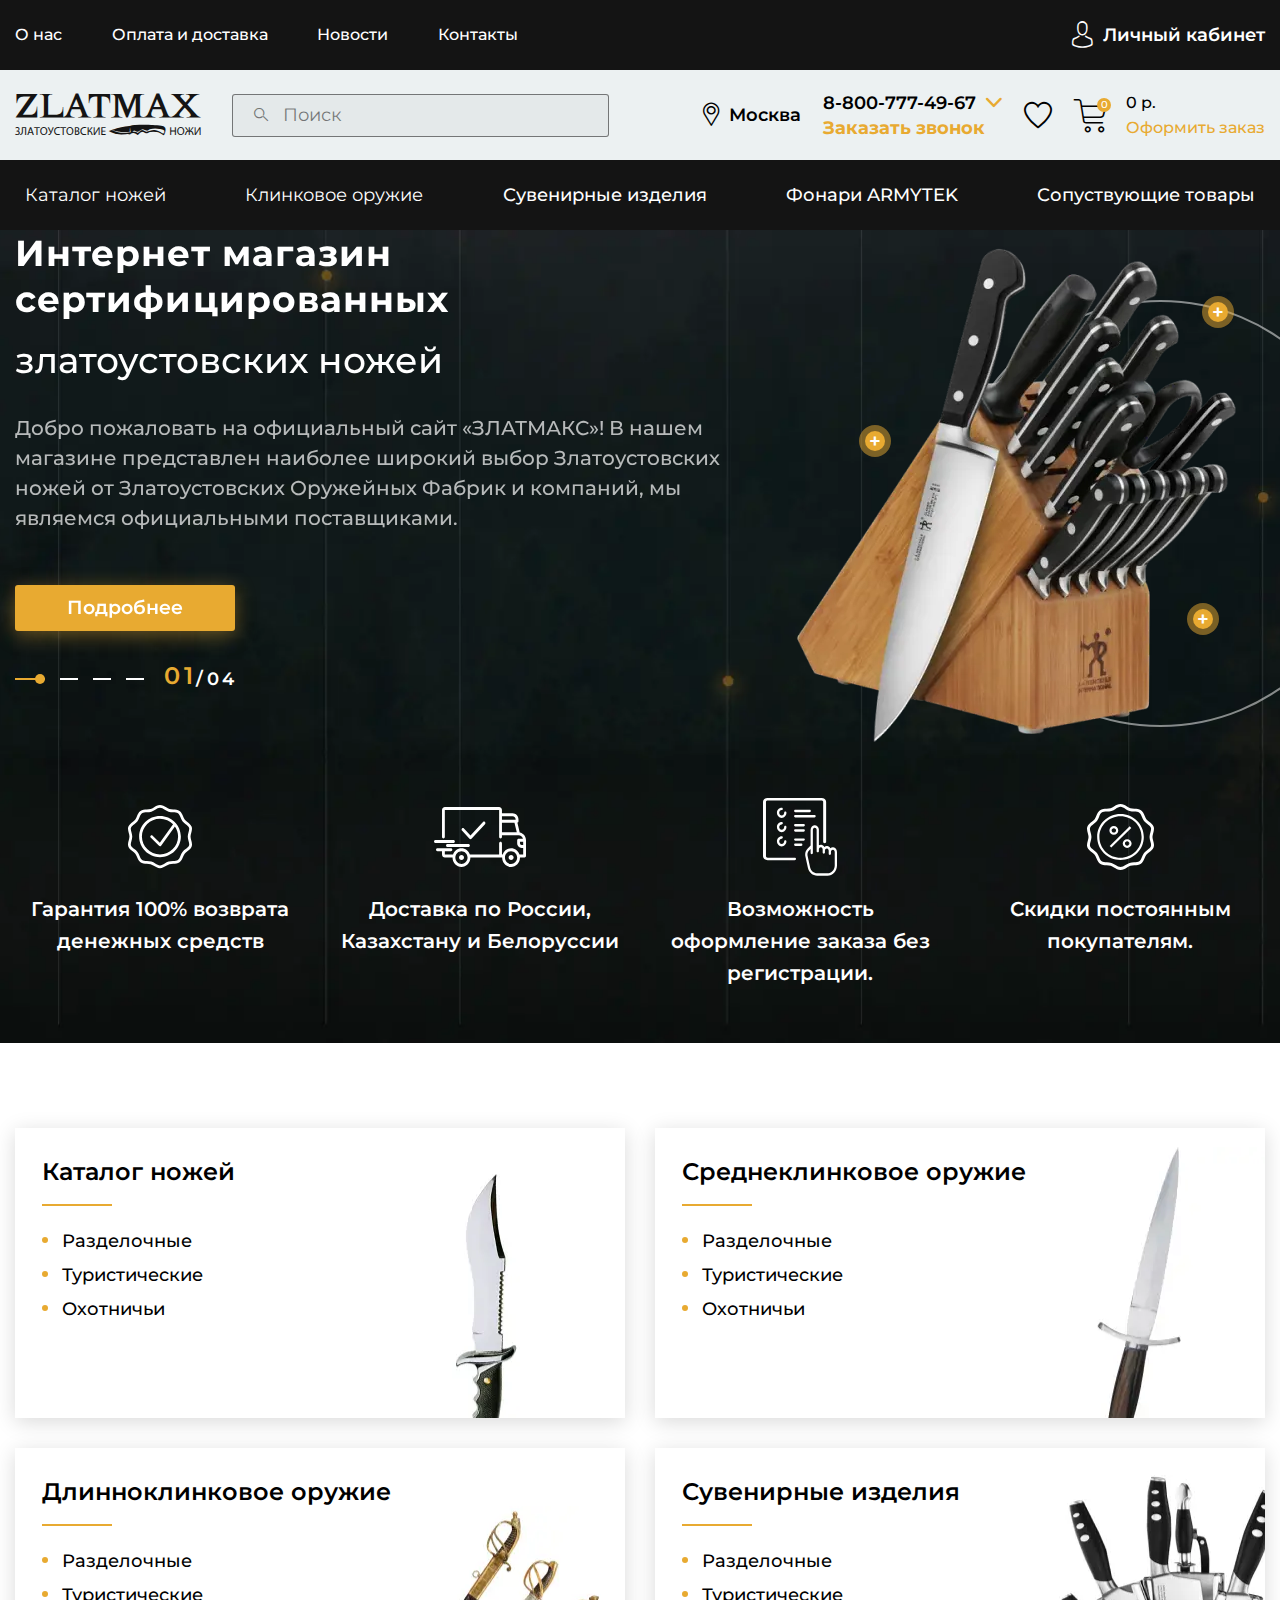
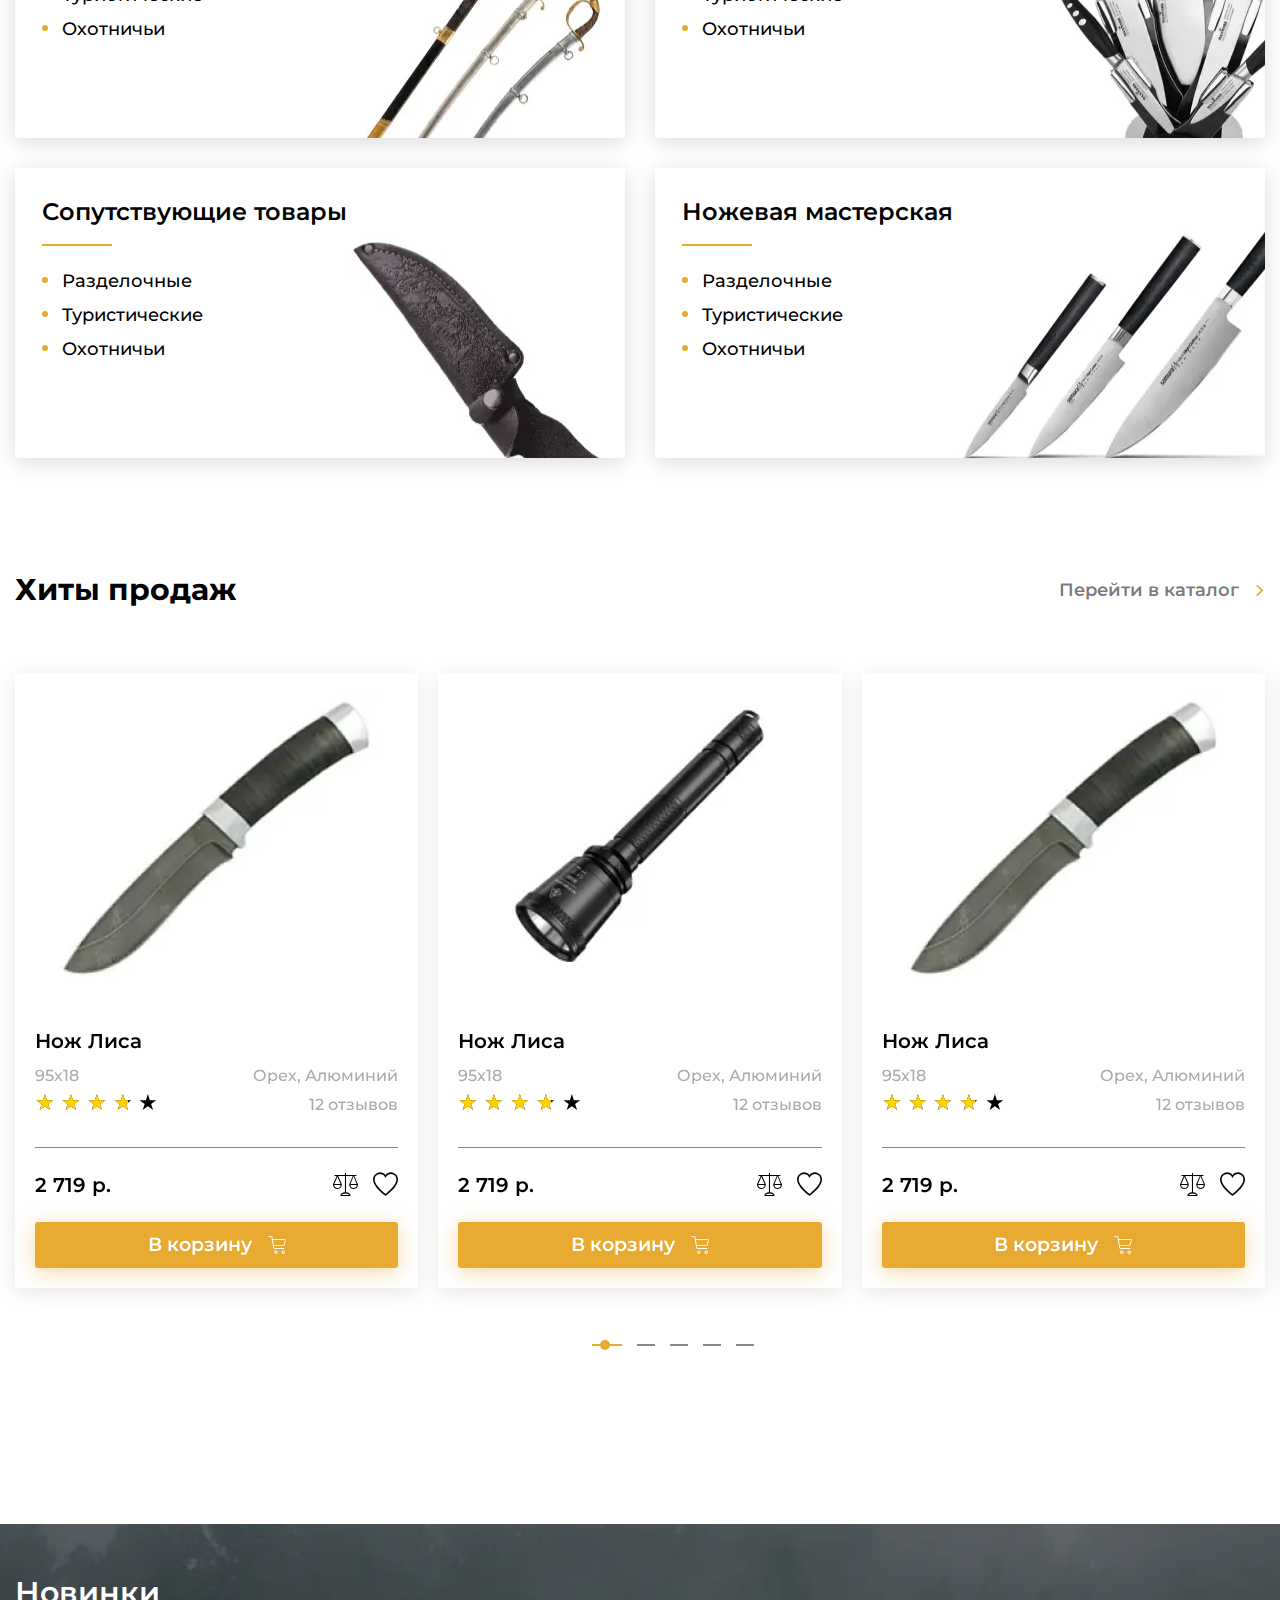
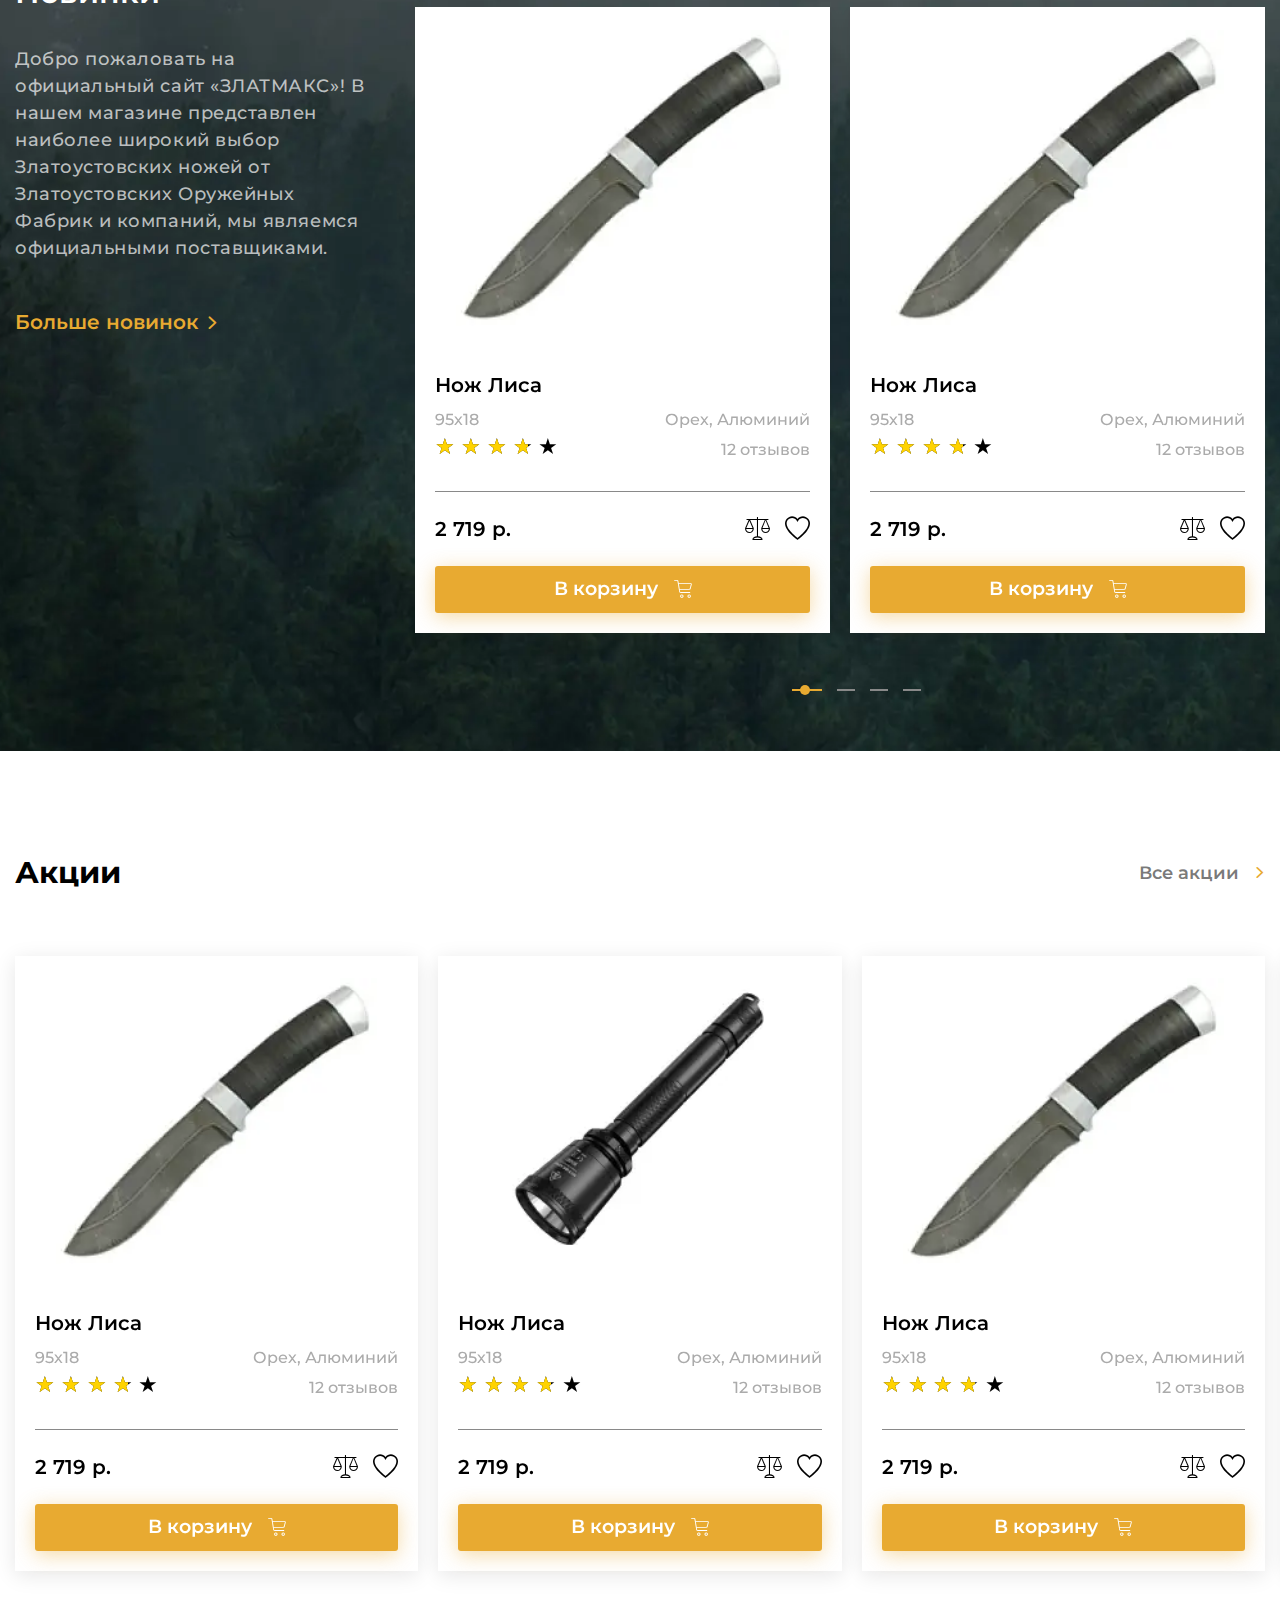
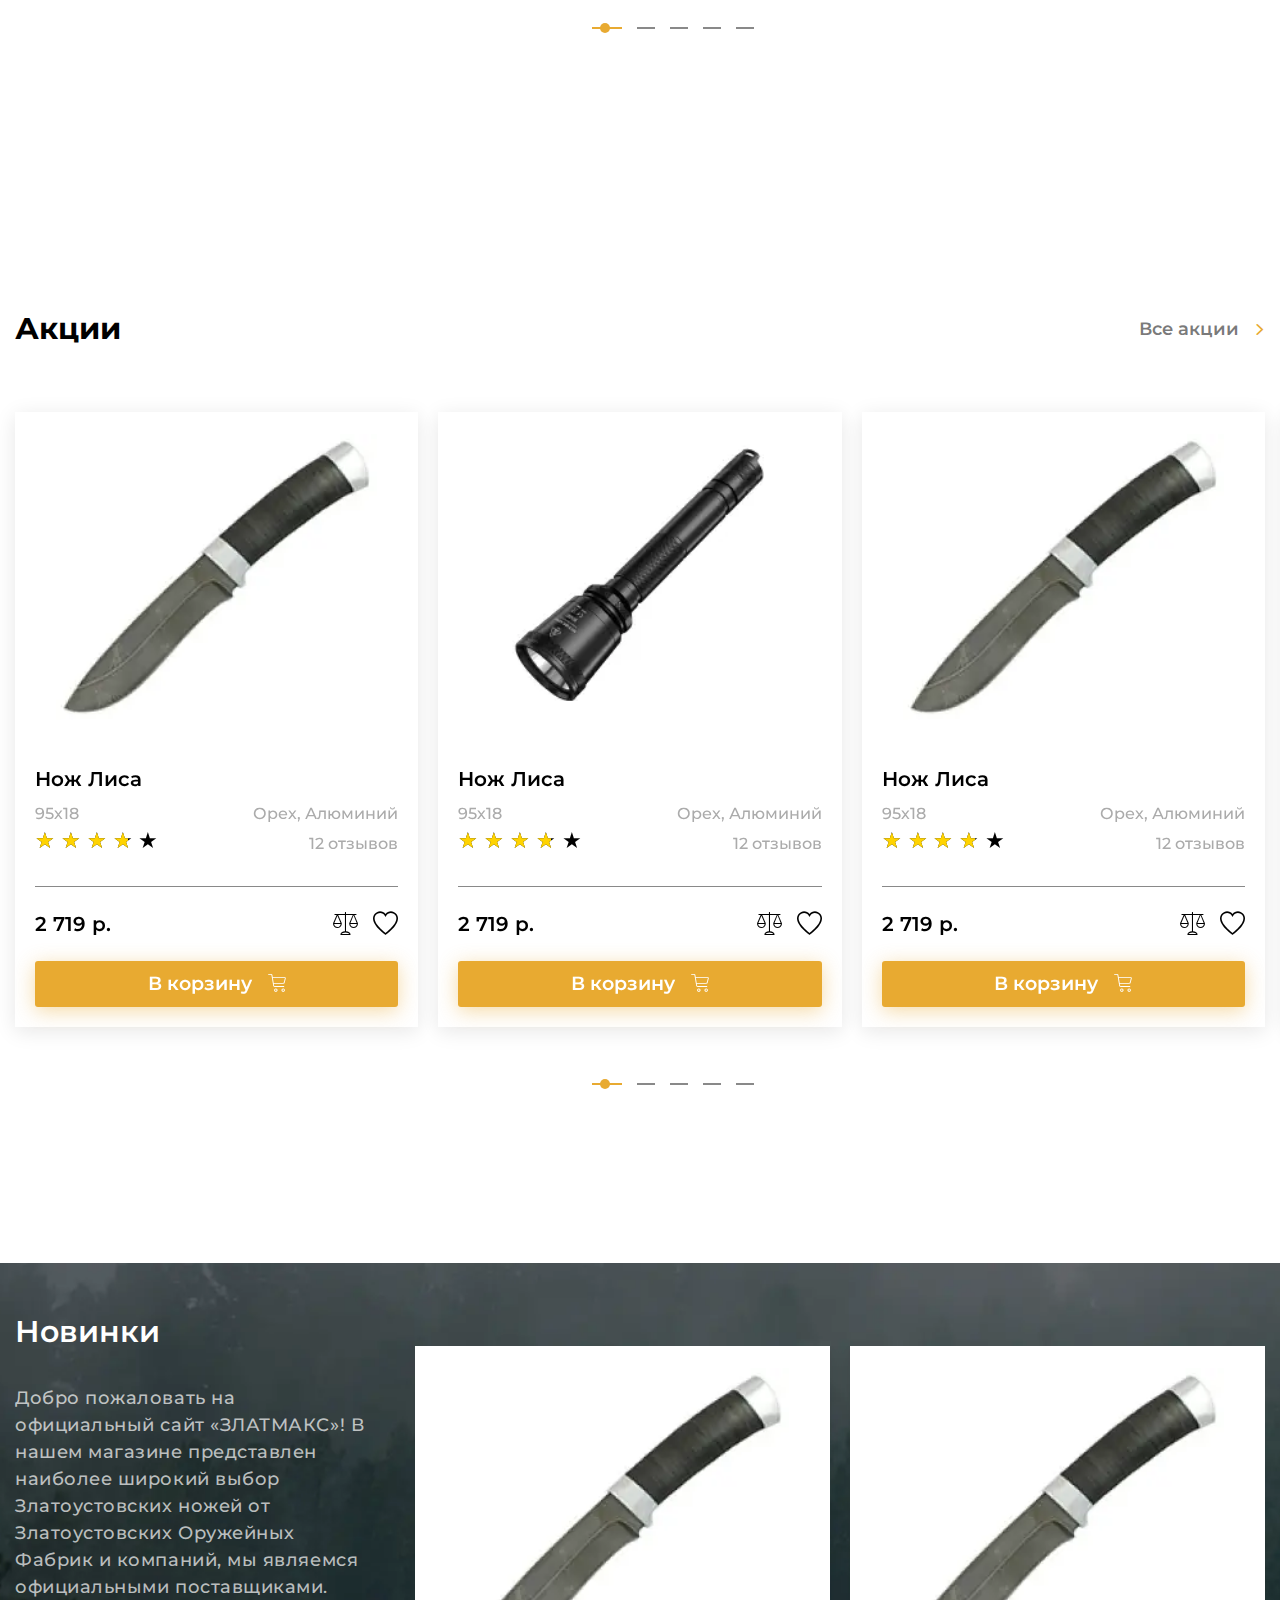
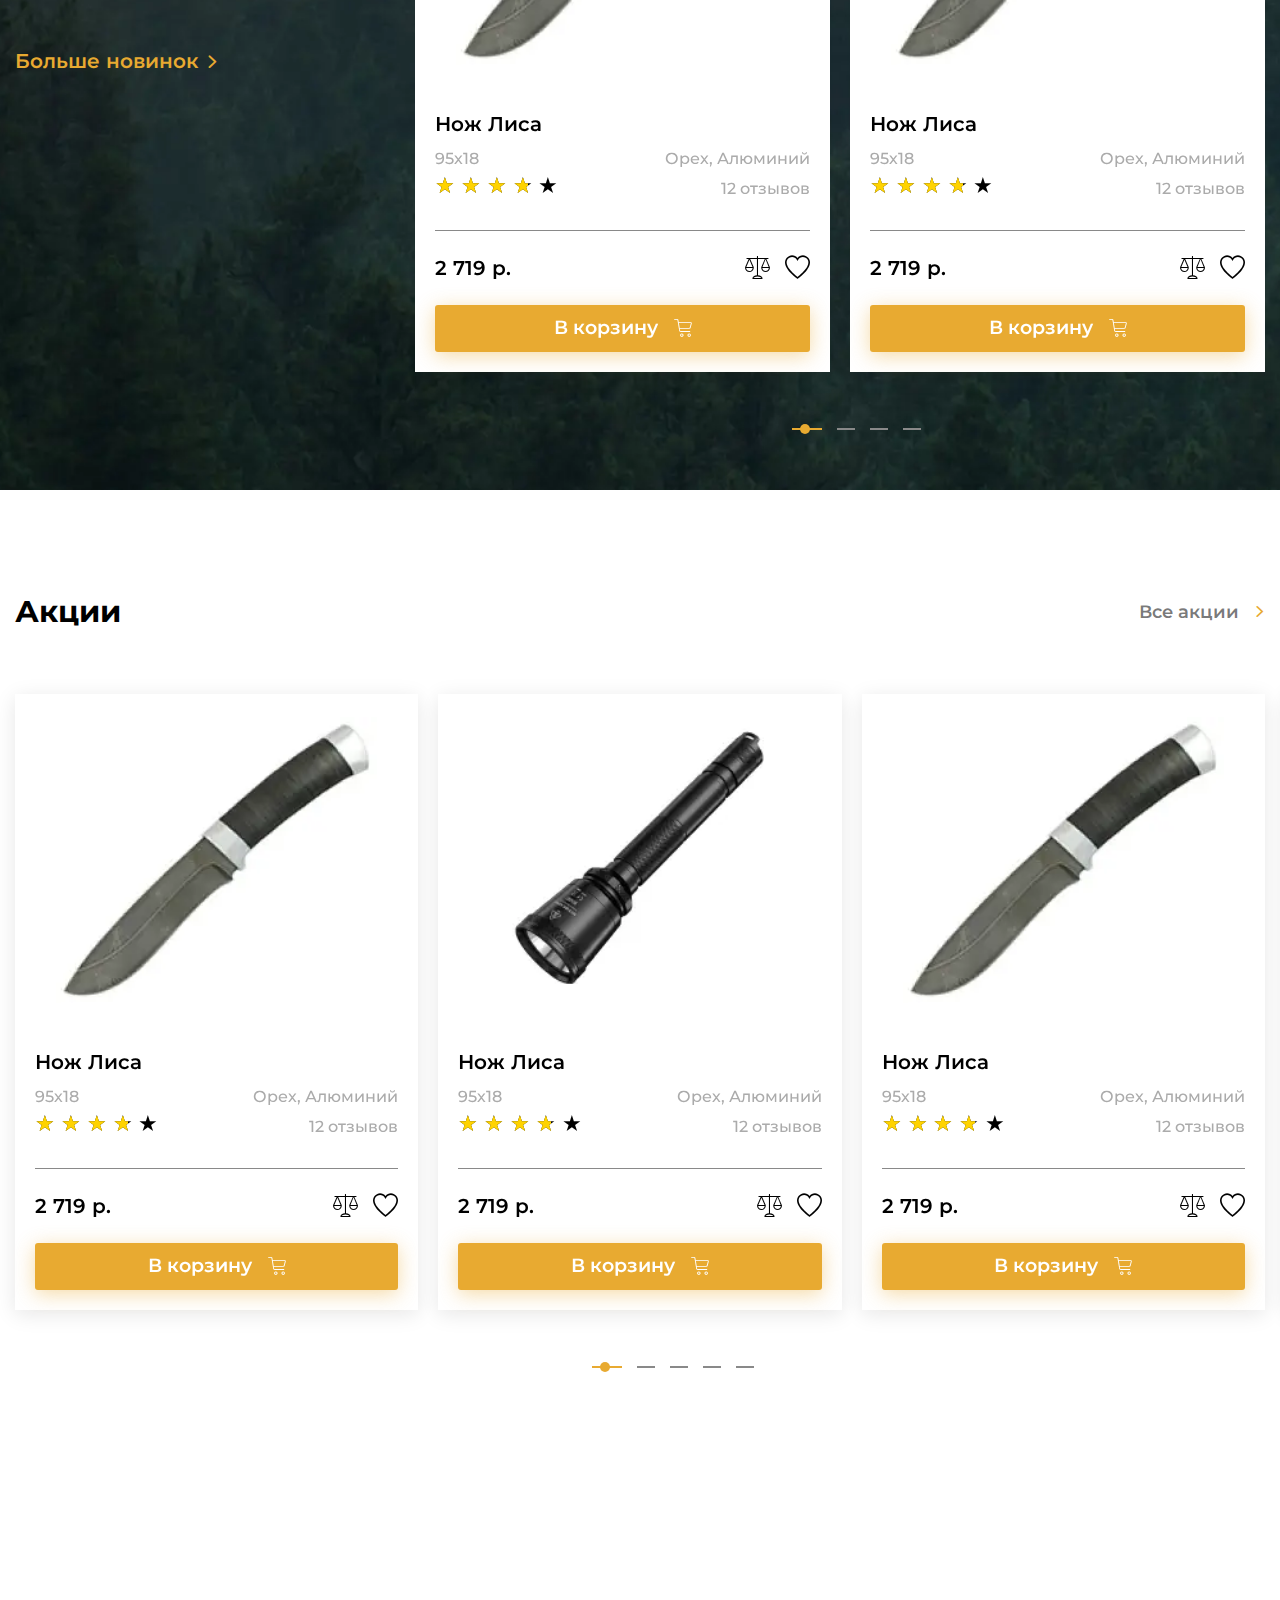
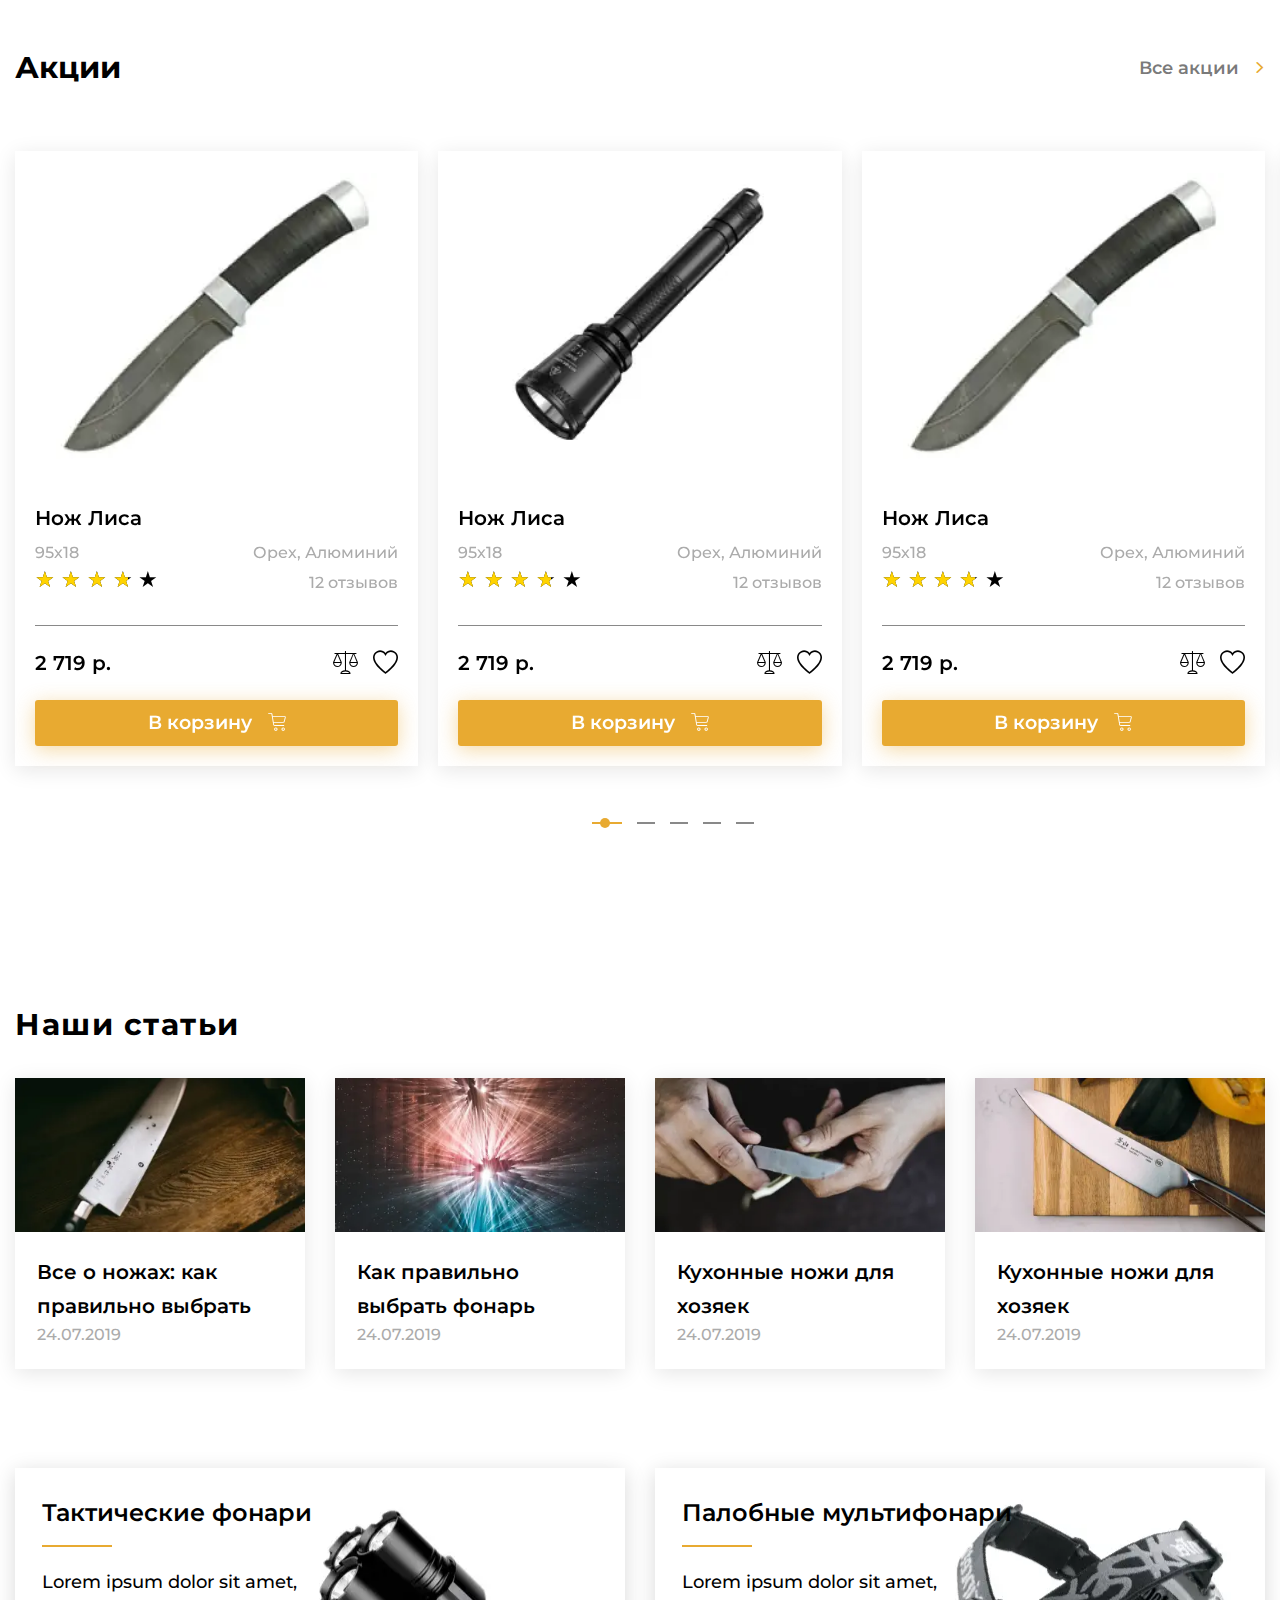
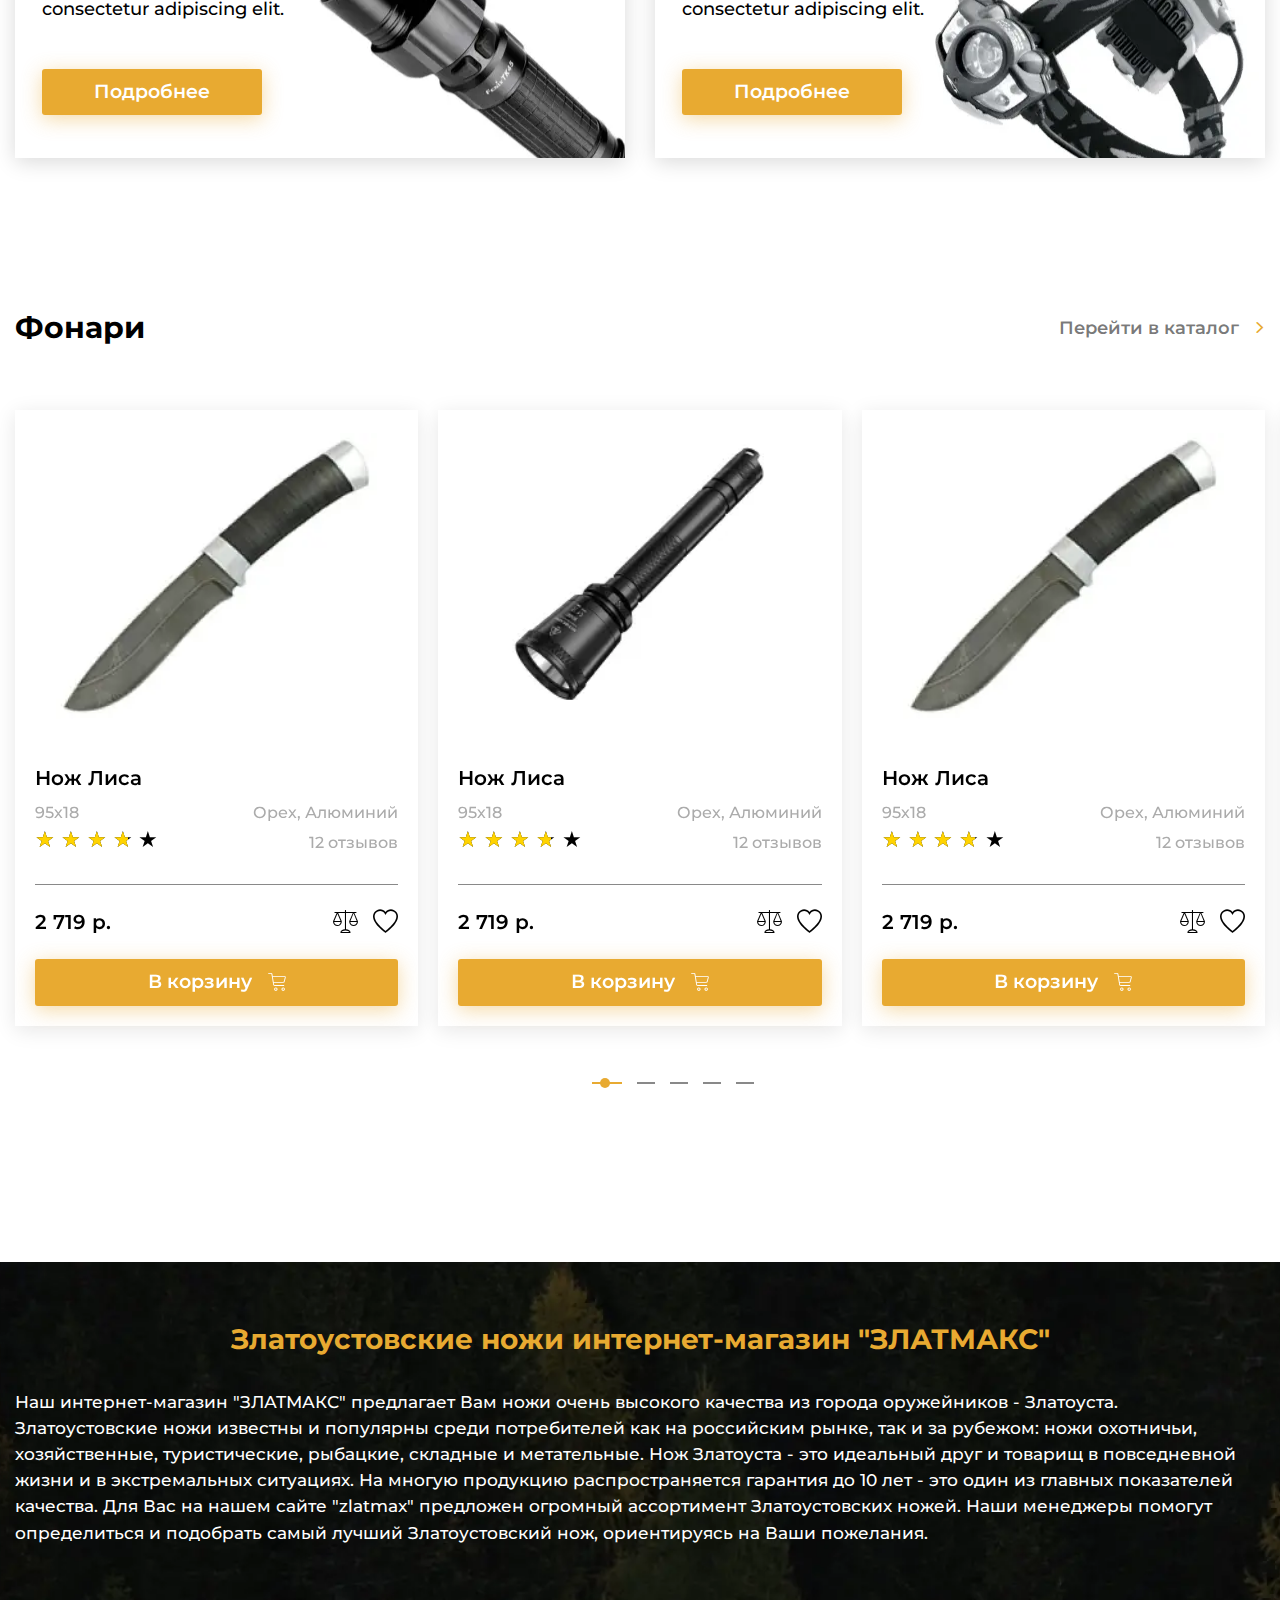
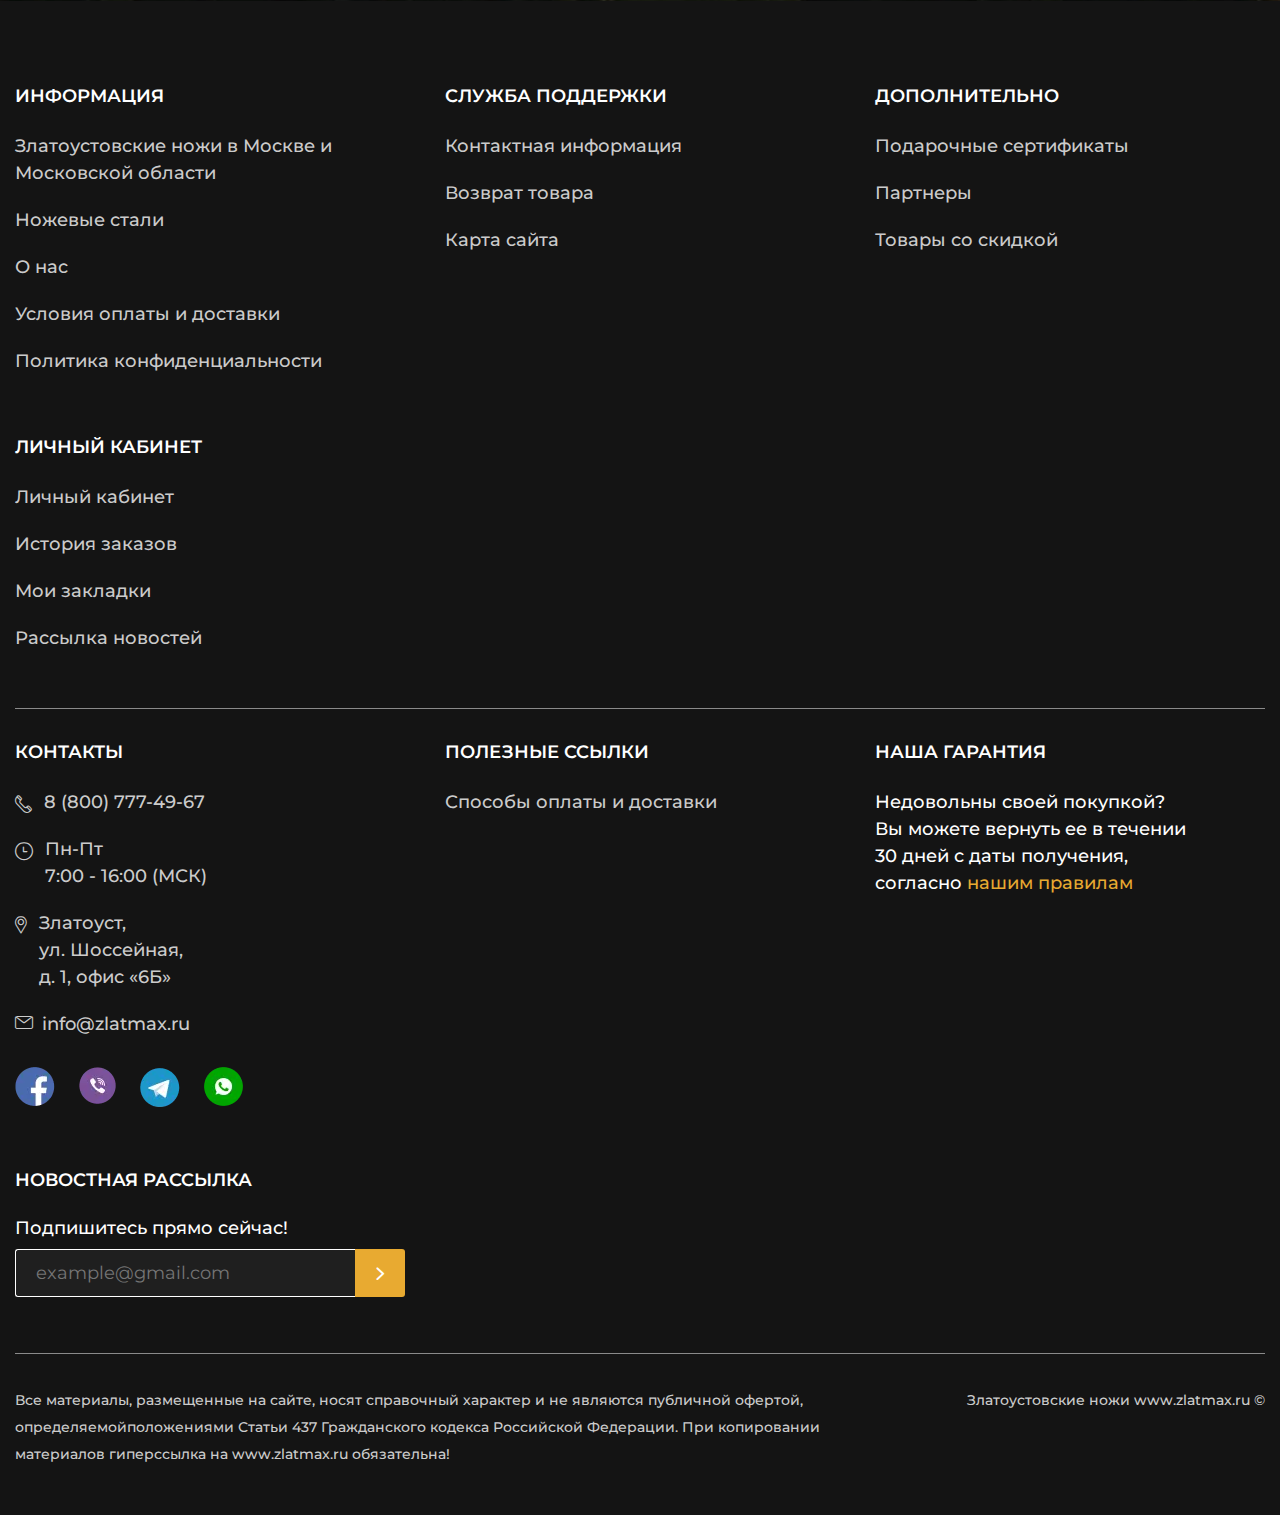
<file: index.html>
<!DOCTYPE html>
<html lang="ru">
	<head>
		<title>Главная</title>
		<meta charset="UTF-8" />
		<meta name="format-detection" content="telephone=no" />
		<!-- <style>body{opacity: 0;}</style> -->
		<link rel="stylesheet" href="css/style.min.css?_v=20220224120712" />
		<link rel="shortcut icon" href="favicon.ico" />
		<!-- <meta name="robots" content="noindex, nofollow"> -->
		<meta name="viewport" content="width=device-width, initial-scale=1.0" />
	</head>

	<body>
		<div class="wrapper">
			<header class="header">
				<div class="header__top top-header">
					<div class="top-header__container">
						<nav class="top-header__menu menu-top-header">
							<ul data-da=".menu__body, 991.98" class="menu-top-header__list">
								<li class="menu-top-header__item menu-top-header__item_catalog">
									<a href="" class="menu-top-header__link menu-top-header__link_catalog _icon-arrow-bottom">Каталог товаров</a>
								</li>
								<li class="menu-top-header__item"><a href="" class="menu-top-header__link">О нас</a></li>
								<li class="menu-top-header__item"><a href="" class="menu-top-header__link">Оплата и доставка</a></li>
								<li class="menu-top-header__item"><a href="" class="menu-top-header__link">Новости</a></li>
								<li class="menu-top-header__item"><a href="" class="menu-top-header__link">Контакты</a></li>
							</ul>
						</nav>
						<a href="" class="top-header__user _icon-user"><span>Личный кабинет</span></a>
						<nav hidden class="menu">
							<button type="button" class="menu__icon icon-menu"><span></span></button>
							<div class="menu__body"></div>
						</nav>
					</div>
				</div>
				<div class="header__body body-header">
					<div class="body-header__container">
						<a href="" class="body-header__logo"></a>
						<div data-da=".catalog-header__container, 479.98" class="body-header__search">
							<form action="#" class="search-header">
								<button type="submit" class="search-header__button _icon-search"></button>
								<input autocomplete="off" type="text" name="form[]" data-error="Ошибка" placeholder="Поиск" class="search-header__input" />
							</form>
						</div>
						<div class="body-header__actions actions-header">
							<a href="#" class="actions-header__location _icon-location"><span>Москва</span></a>
							<div data-da=".top-header__container, 991.98,first" class="actions-header__phones phones-header">
								<div data-spollers class="phones-header__items">
									<div class="phones-header__item">
										<a href="tel:88007774967" class="phones-header__phone"><span>8-800-777-49-67</span></a>
										<button type="button" data-spoller class="phones-header__arrow _icon-arrow-bottom"></button>
										<ul class="phones-header__list">
											<li><a href="tel:88007774968" class="phones-header__phone">8-800-777-49-68</a></li>
											<li><a href="tel:88007774969" class="phones-header__phone">8-800-777-49-69</a></li>
											<li><a href="tel:88007774970" class="phones-header__phone">8-800-777-49-70</a></li>
										</ul>
									</div>
								</div>

								<button type="button" data-popup="#callback" class="phones-header__callback">Заказать звонок</button>
							</div>
							<a href="" data-da=".top-header__container, 991.98,2" class="actions-header__favorite _icon-favorite"></a>
							<a href="" data-da=".top-header__container, 991.98,2" class="actions-header__cart cart-header">
								<div class="cart-header__icon _icon-cart"><span>0</span></div>
								<div class="cart-header__body">
									<div class="cart-header__summ">0 р.</div>
									<div class="cart-header__link">Оформить заказ</div>
								</div>
							</a>
						</div>
					</div>
				</div>
				<div class="header__catalog catalog-header">
					<div class="catalog-header__container">
						<nav class="catalog-header__menu menu-catalog">
							<button type="button" class="menu-catalog__back _icon-back">Назад</button>
							<ul class="menu-catalog__list">
								<li class="menu-catalog__item">
									<button data-parent="1" class="menu-catalog__link">Каталог ножей</button>
								</li>
								<li class="menu-catalog__item">
									<button data-parent="2" class="menu-catalog__link">Клинковое оружие</button>
								</li>
								<li class="menu-catalog__item">
									<a href="" class="menu-catalog__link">Сувенирные изделия</a>
								</li>
								<li class="menu-catalog__item">
									<a href="" class="menu-catalog__link">Фонари ARMYTEK</a>
								</li>
								<li class="menu-catalog__item">
									<a href="" class="menu-catalog__link">Сопуствующие товары</a>
								</li>
							</ul>
							<div class="menu-catalog__sub-menu sub-menu-catalog">
								<button type="button" class="sub-menu-catalog__back _icon-back">Назад</button>
								<div class="sub-menu-catalog__container">
									<div hidden data-submenu="1" class="sub-menu-catalog__block">
										<div class="sub-menu-catalog__category">
											<a href="" class="sub-menu-catalog__link-category">Категория ножей</a>
										</div>
										<div class="sub-menu-catalog__category">
											<a href="" class="sub-menu-catalog__link-category">Производство ножей</a>
										</div>
										<div class="sub-menu-catalog__category">
											<a href="" class="sub-menu-catalog__link-category">Ножи по маркам стали</a>
										</div>
										<div class="sub-menu-catalog__category">
											<a href="" class="sub-menu-catalog__link-category">Заточка и полировка ножей</a>
										</div>
										<div class="sub-menu-catalog__category">
											<a href="" class="sub-menu-catalog__link-category">Ножевая мастерская</a>
										</div>

										<ul class="sub-menu-catalog__list">
											<li class="sub-menu-catalog__item"><a href="" class="sub-menu-catalog__link">Разделочные ножи</a></li>
											<li class="sub-menu-catalog__item"><a href="" class="sub-menu-catalog__link">Туристические ножи</a></li>
											<li class="sub-menu-catalog__item"><a href="" class="sub-menu-catalog__link">Ножи охотничьи</a></li>
											<li class="sub-menu-catalog__item"><a href="" class="sub-menu-catalog__link">Булатные ножи</a></li>
											<li class="sub-menu-catalog__item"><a href="" class="sub-menu-catalog__link">Ножи из дамаска</a></li>
											<li class="sub-menu-catalog__item"><a href="" class="sub-menu-catalog__link">Тактического назначения</a></li>
											<li class="sub-menu-catalog__item"><a href="" class="sub-menu-catalog__link">Метательные ножи</a></li>
											<li class="sub-menu-catalog__item"><a href="" class="sub-menu-catalog__link">Мачете и кукри</a></li>
											<li class="sub-menu-catalog__item"><a href="" class="sub-menu-catalog__link">Ножи кухонные</a></li>
										</ul>
										<ul class="sub-menu-catalog__list">
											<li class="sub-menu-catalog__item"><a href="" class="sub-menu-catalog__link">Ножи АИР</a></li>
											<li class="sub-menu-catalog__item"><a href="" class="sub-menu-catalog__link">Ножи ЗИК</a></li>
											<li class="sub-menu-catalog__item"><a href="" class="sub-menu-catalog__link">Ножи ЗЗОСС</a></li>
											<li class="sub-menu-catalog__item"><a href="" class="sub-menu-catalog__link">Ножи РОСоружие</a></li>
											<li class="sub-menu-catalog__item"><a href="" class="sub-menu-catalog__link">Ножи Оружейник</a></li>
											<li class="sub-menu-catalog__item"><a href="" class="sub-menu-catalog__link">Булат Сергея Баранова</a></li>
											<li class="sub-menu-catalog__item"><a href="" class="sub-menu-catalog__link">Булат Андрея Умерова</a></li>
											<li class="sub-menu-catalog__item"><a href="" class="sub-menu-catalog__link">Ножи Златко</a></li>
											<li class="sub-menu-catalog__item"><a href="" class="sub-menu-catalog__link">Ножи Стиль-М</a></li>
											<li class="sub-menu-catalog__item"><a href="" class="sub-menu-catalog__link">Оружейная компания</a></li>
										</ul>
										<ul class="sub-menu-catalog__list">
											<li class="sub-menu-catalog__item"><a href="" class="sub-menu-catalog__link">Ножи из стали 40х102С2М</a></li>
											<li class="sub-menu-catalog__item"><a href="" class="sub-menu-catalog__link">Ножи из стали 95х18</a></li>
											<li class="sub-menu-catalog__item"><a href="" class="sub-menu-catalog__link">Ножи из стали 100х13м</a></li>
											<li class="sub-menu-catalog__item"><a href="" class="sub-menu-catalog__link">Ножи из стали 110х18м-ШД</a></li>
											<li class="sub-menu-catalog__item"><a href="" class="sub-menu-catalog__link">Ножи из стали ЭИ-107 ТЦ</a></li>
											<li class="sub-menu-catalog__item"><a href="" class="sub-menu-catalog__link">Ножи из стали 50х14МФ</a></li>
											<li class="sub-menu-catalog__item"><a href="" class="sub-menu-catalog__link">Ножи из стали AUS-8</a></li>
											<li class="sub-menu-catalog__item"><a href="" class="sub-menu-catalog__link">Ножи из стали К340</a></li>
											<li class="sub-menu-catalog__item"><a href="" class="sub-menu-catalog__link">Ножи из стали M390</a></li>
											<li class="sub-menu-catalog__item"><a href="" class="sub-menu-catalog__link">Ножи из стали ЭП-766</a></li>
										</ul>
										<ul class="sub-menu-catalog__list">
											<li class="sub-menu-catalog__item"><a href="" class="sub-menu-catalog__link">Паста ГОИ</a></li>
											<li class="sub-menu-catalog__item"><a href="" class="sub-menu-catalog__link">Алмазная паста</a></li>
											<li class="sub-menu-catalog__item"><a href="" class="sub-menu-catalog__link">Бруски и камни для заточки</a></li>
											<li class="sub-menu-catalog__item"><a href="" class="sub-menu-catalog__link">Заточные системы</a></li>
										</ul>
										<ul class="sub-menu-catalog__list">
											<li class="sub-menu-catalog__item"><a href="" class="sub-menu-catalog__link">Ножевые клинки</a></li>
											<li class="sub-menu-catalog__item"><a href="" class="sub-menu-catalog__link">Заготовки для ножей</a></li>
											<li class="sub-menu-catalog__item"><a href="" class="sub-menu-catalog__link">Литье для ножей</a></li>
											<li class="sub-menu-catalog__item"><a href="" class="sub-menu-catalog__link">Материалы для рукоятей</a></li>
											<li class="sub-menu-catalog__item"><a href="" class="sub-menu-catalog__link">Уход за рукоятиями ножей</a></li>
										</ul>
										<div class="sub-menu-catalog__footer">
											<a href="" class="sub-menu-catalog__all">Смотреть все</a>
										</div>
										<div class="sub-menu-catalog__footer">
											<a href="" class="sub-menu-catalog__all">Смотреть все</a>
										</div>
										<div class="sub-menu-catalog__footer">
											<a href="" class="sub-menu-catalog__all">Смотреть все</a>
										</div>
										<div class="sub-menu-catalog__footer">
											<a href="" class="sub-menu-catalog__all">Смотреть все</a>
										</div>
										<div class="sub-menu-catalog__footer">
											<a href="" class="sub-menu-catalog__all">Смотреть все</a>
										</div>
									</div>

									<div hidden data-submenu="2" class="sub-menu-catalog__block">
										<div class="sub-menu-catalog__category">
											<a href="" class="sub-menu-catalog__link-category">Категория ножей</a>
										</div>
										<div class="sub-menu-catalog__category">
											<a href="" class="sub-menu-catalog__link-category">Производство ножей</a>
										</div>
										<div class="sub-menu-catalog__category">
											<a href="" class="sub-menu-catalog__link-category">Ножи по маркам стали</a>
										</div>

										<ul class="sub-menu-catalog__list">
											<li class="sub-menu-catalog__item"><a href="" class="sub-menu-catalog__link">Разделочные ножи</a></li>
											<li class="sub-menu-catalog__item"><a href="" class="sub-menu-catalog__link">Туристические ножи</a></li>
											<li class="sub-menu-catalog__item"><a href="" class="sub-menu-catalog__link">Ножи охотничьи</a></li>
											<li class="sub-menu-catalog__item"><a href="" class="sub-menu-catalog__link">Булатные ножи</a></li>
											<li class="sub-menu-catalog__item"><a href="" class="sub-menu-catalog__link">Ножи из дамаска</a></li>
											<li class="sub-menu-catalog__item"><a href="" class="sub-menu-catalog__link">Тактического назначения</a></li>
											<li class="sub-menu-catalog__item"><a href="" class="sub-menu-catalog__link">Метательные ножи</a></li>
											<li class="sub-menu-catalog__item"><a href="" class="sub-menu-catalog__link">Мачете и кукри</a></li>
											<li class="sub-menu-catalog__item"><a href="" class="sub-menu-catalog__link">Ножи кухонные</a></li>
										</ul>
										<ul class="sub-menu-catalog__list">
											<li class="sub-menu-catalog__item"><a href="" class="sub-menu-catalog__link">Ножи АИР</a></li>
											<li class="sub-menu-catalog__item"><a href="" class="sub-menu-catalog__link">Ножи ЗИК</a></li>
											<li class="sub-menu-catalog__item"><a href="" class="sub-menu-catalog__link">Ножи ЗЗОСС</a></li>
											<li class="sub-menu-catalog__item"><a href="" class="sub-menu-catalog__link">Ножи РОСоружие</a></li>
											<li class="sub-menu-catalog__item"><a href="" class="sub-menu-catalog__link">Ножи Оружейник</a></li>
											<li class="sub-menu-catalog__item"><a href="" class="sub-menu-catalog__link">Булат Сергея Баранова</a></li>
											<li class="sub-menu-catalog__item"><a href="" class="sub-menu-catalog__link">Булат Андрея Умерова</a></li>
											<li class="sub-menu-catalog__item"><a href="" class="sub-menu-catalog__link">Ножи Златко</a></li>
											<li class="sub-menu-catalog__item"><a href="" class="sub-menu-catalog__link">Ножи Стиль-М</a></li>
											<li class="sub-menu-catalog__item"><a href="" class="sub-menu-catalog__link">Оружейная компания</a></li>
										</ul>
										<ul class="sub-menu-catalog__list">
											<li class="sub-menu-catalog__item"><a href="" class="sub-menu-catalog__link">Ножи из стали 40х102С2М</a></li>
											<li class="sub-menu-catalog__item"><a href="" class="sub-menu-catalog__link">Ножи из стали 95х18</a></li>
											<li class="sub-menu-catalog__item"><a href="" class="sub-menu-catalog__link">Ножи из стали 100х13м</a></li>
											<li class="sub-menu-catalog__item"><a href="" class="sub-menu-catalog__link">Ножи из стали 110х18м-ШД</a></li>
											<li class="sub-menu-catalog__item"><a href="" class="sub-menu-catalog__link">Ножи из стали ЭИ-107 ТЦ</a></li>
											<li class="sub-menu-catalog__item"><a href="" class="sub-menu-catalog__link">Ножи из стали 50х14МФ</a></li>
											<li class="sub-menu-catalog__item"><a href="" class="sub-menu-catalog__link">Ножи из стали AUS-8</a></li>
											<li class="sub-menu-catalog__item"><a href="" class="sub-menu-catalog__link">Ножи из стали К340</a></li>
											<li class="sub-menu-catalog__item"><a href="" class="sub-menu-catalog__link">Ножи из стали M390</a></li>
											<li class="sub-menu-catalog__item"><a href="" class="sub-menu-catalog__link">Ножи из стали ЭП-766</a></li>
										</ul>

										<div class="sub-menu-catalog__footer">
											<a href="" class="sub-menu-catalog__all">Смотреть все</a>
										</div>
										<div class="sub-menu-catalog__footer">
											<a href="" class="sub-menu-catalog__all">Смотреть все</a>
										</div>
										<div class="sub-menu-catalog__footer">
											<a href="" class="sub-menu-catalog__all">Смотреть все</a>
										</div>
									</div>
								</div>
							</div>
						</nav>
					</div>
				</div>
			</header>

			<main class="page page_home">
				<section class="page__main-block main-block">
					<div class="main-block__container">
						<div class="main-block__body">
							<div class="main-block__slider">
								<div class="main-block__swiper">
									<div class="main-block__slide slide-main-block">
										<div class="slide-main-block__content">
											<h2 data-swiper-parallax="-100" class="slide-main-block__title">Интернет магазин сертифицированных</h2>
											<div data-swiper-parallax="-150" class="slide-main-block__sub-title">златоустовских ножей</div>
											<div data-swiper-parallax="-200" class="slide-main-block__text">
												Добро пожаловать на официальный сайт «ЗЛАТМАКС»! В нашем магазине представлен наиболее широкий выбор Златоустовских ножей от
												Златоустовских Оружейных Фабрик и компаний, мы являемся официальными поставщиками.
											</div>
										</div>
										<a href="" data-swiper-parallax="-250" class="slide-main-block__button button">Подробнее</a>
									</div>
									<div class="main-block__slide slide-main-block">
										<div class="slide-main-block__content">
											<h2 data-swiper-parallax="-100" class="slide-main-block__title">Интернет магазин сертифицированных</h2>
											<div data-swiper-parallax="-150" class="slide-main-block__sub-title">златоустовских ножей</div>
											<div data-swiper-parallax="-200" class="slide-main-block__text">
												Добро пожаловать на официальный сайт «ЗЛАТМАКС»! В нашем магазине представлен наиболее широкий выбор Златоустовских ножей от
												Златоустовских Оружейных Фабрик и компаний, мы являемся официальными поставщиками.
											</div>
										</div>
										<a href="" data-swiper-parallax="-250" class="slide-main-block__button button">Подробнее</a>
									</div>
									<div class="main-block__slide slide-main-block">
										<div class="slide-main-block__content">
											<h2 data-swiper-parallax="-100" class="slide-main-block__title">Интернет магазин сертифицированных</h2>
											<div data-swiper-parallax="-150" class="slide-main-block__sub-title">златоустовских ножей</div>
											<div data-swiper-parallax="-200" class="slide-main-block__text">
												Добро пожаловать на официальный сайт «ЗЛАТМАКС»! В нашем магазине представлен наиболее широкий выбор Златоустовских ножей от
												Златоустовских Оружейных Фабрик и компаний, мы являемся официальными поставщиками.
											</div>
										</div>
										<a href="" data-swiper-parallax="-300" class="slide-main-block__button button">Подробнее</a>
									</div>
									<div class="main-block__slide slide-main-block">
										<div class="slide-main-block__content">
											<h2 data-swiper-parallax="-100" class="slide-main-block__title">Интернет магазин сертифицированных</h2>
											<div data-swiper-parallax="-150" class="slide-main-block__sub-title">златоустовских ножей</div>
											<div data-swiper-parallax="-200" class="slide-main-block__text">
												Добро пожаловать на официальный сайт «ЗЛАТМАКС»! В нашем магазине представлен наиболее широкий выбор Златоустовских ножей от
												Златоустовских Оружейных Фабрик и компаний, мы являемся официальными поставщиками.
											</div>
										</div>
										<a href="" data-swiper-parallax="-300" class="slide-main-block__button button">Подробнее</a>
									</div>
								</div>
								<div class="main-block__controll controll-main-block">
									<div class="controll-main-block__dotts"></div>
									<div class="controll-main-block_fraction fraction-controll">
										<span class="fraction-controll__current">01</span> /
										<span class="fraction-controll__all">0</span>
									</div>
								</div>
							</div>
							<div class="main-block__media media-main-block">
								<div class="media-main-block__body">
									<div class="media-main-block__image">
										<picture
											><source srcset="img/mainpage/main-block/image.webp" type="image/webp" />
											<img src="img/mainpage/main-block/image.png" alt="Картинка"
										/></picture>
									</div>
									<div class="media-main-block__tips">
										<button type="button" data-tippy-content="Подсказка" class="media-main-block__tip media-main-block__tip_1">
											<span>+</span>
										</button>
										<button type="button" data-tippy-content="Подсказка" class="media-main-block__tip media-main-block__tip_2">
											<span>+</span>
										</button>
										<button type="button" data-tippy-content="Подсказка" class="media-main-block__tip media-main-block__tip_3">
											<span>+</span>
										</button>
									</div>
								</div>
							</div>
						</div>
						<div class="main-block__advangates advangates-main">
							<div class="advangates-main__item">
								<div class="advangates-main__icon">
									<img src="img/mainpage/main-block/icons/01.svg" alt="Иконка" />
								</div>
								<div class="advangates-main__text">Гарантия 100% возврата денежных средств</div>
							</div>
							<div class="advangates-main__item">
								<div class="advangates-main__icon">
									<img src="img/mainpage/main-block/icons/02.svg" alt="Иконка" />
								</div>
								<div class="advangates-main__text">Доставка по России, Казахстану и Белоруссии</div>
							</div>
							<div class="advangates-main__item">
								<div class="advangates-main__icon">
									<img src="img/mainpage/main-block/icons/03.svg" alt="Иконка" />
								</div>
								<div class="advangates-main__text">Возможность оформление заказа без регистрации.</div>
							</div>
							<div class="advangates-main__item">
								<div class="advangates-main__icon">
									<img src="img/mainpage/main-block/icons/04.svg" alt="Иконка" />
								</div>
								<div class="advangates-main__text">Скидки постоянным покупателям.</div>
							</div>
						</div>
					</div>
				</section>

				<section class="page__catalog-cards catalog-cards">
					<div class="catalog-cards__container">
						<div class="catalog-cards__item item-catalog-cards">
							<div class="item-catalog-cards__body">
								<h3 class="item-catalog-cards__title">
									<a href="" class="item-catalog-cards__link-title">Каталог ножей</a>
								</h3>
								<ul class="item-catalog-cards__list">
									<li class="item-catalog-cards__item">
										<a href="" class="item-catalog-cards__link">Разделочные </a>
									</li>
									<li class="item-catalog-cards__item">
										<a href="" class="item-catalog-cards__link">Туристические</a>
									</li>
									<li class="item-catalog-cards__item">
										<a href="" class="item-catalog-cards__link">Охотничьи</a>
									</li>
								</ul>
							</div>
							<div class="item-catalog-cards__image">
								<picture
									><source srcset="img/mainpage/catalog-cards/01.webp" type="image/webp" />
									<img src="img/mainpage/catalog-cards/01.jpg" alt="Картинка"
								/></picture>
							</div>
						</div>
						<div class="catalog-cards__item item-catalog-cards">
							<div class="item-catalog-cards__body">
								<h3 class="item-catalog-cards__title">
									<a href="" class="item-catalog-cards__link-title">Среднеклинковое оружие</a>
								</h3>
								<ul class="item-catalog-cards__list">
									<li class="item-catalog-cards__item">
										<a href="" class="item-catalog-cards__link">Разделочные </a>
									</li>
									<li class="item-catalog-cards__item">
										<a href="" class="item-catalog-cards__link">Туристические</a>
									</li>
									<li class="item-catalog-cards__item">
										<a href="" class="item-catalog-cards__link">Охотничьи</a>
									</li>
								</ul>
							</div>
							<div class="item-catalog-cards__image">
								<picture
									><source srcset="img/mainpage/catalog-cards/02.webp" type="image/webp" />
									<img src="img/mainpage/catalog-cards/02.jpg" alt="Картинка"
								/></picture>
							</div>
						</div>
						<div class="catalog-cards__item item-catalog-cards">
							<div class="item-catalog-cards__body">
								<h3 class="item-catalog-cards__title">
									<a href="" class="item-catalog-cards__link-title">Длинноклинковое оружие</a>
								</h3>
								<ul class="item-catalog-cards__list">
									<li class="item-catalog-cards__item">
										<a href="" class="item-catalog-cards__link">Разделочные </a>
									</li>
									<li class="item-catalog-cards__item">
										<a href="" class="item-catalog-cards__link">Туристические</a>
									</li>
									<li class="item-catalog-cards__item">
										<a href="" class="item-catalog-cards__link">Охотничьи</a>
									</li>
								</ul>
							</div>
							<div class="item-catalog-cards__image">
								<picture
									><source srcset="img/mainpage/catalog-cards/03.webp" type="image/webp" />
									<img src="img/mainpage/catalog-cards/03.jpg" alt="Картинка"
								/></picture>
							</div>
						</div>
						<div class="catalog-cards__item item-catalog-cards">
							<div class="item-catalog-cards__body">
								<h3 class="item-catalog-cards__title">
									<a href="" class="item-catalog-cards__link-title">Сувенирные изделия</a>
								</h3>
								<ul class="item-catalog-cards__list">
									<li class="item-catalog-cards__item">
										<a href="" class="item-catalog-cards__link">Разделочные </a>
									</li>
									<li class="item-catalog-cards__item">
										<a href="" class="item-catalog-cards__link">Туристические</a>
									</li>
									<li class="item-catalog-cards__item">
										<a href="" class="item-catalog-cards__link">Охотничьи</a>
									</li>
								</ul>
							</div>
							<div class="item-catalog-cards__image">
								<picture
									><source srcset="img/mainpage/catalog-cards/04.webp" type="image/webp" />
									<img src="img/mainpage/catalog-cards/04.jpg" alt="Картинка"
								/></picture>
							</div>
						</div>
						<div class="catalog-cards__item item-catalog-cards">
							<div class="item-catalog-cards__body">
								<h3 class="item-catalog-cards__title">
									<a href="" class="item-catalog-cards__link-title">Сопутствующие товары</a>
								</h3>
								<ul class="item-catalog-cards__list">
									<li class="item-catalog-cards__item">
										<a href="" class="item-catalog-cards__link">Разделочные </a>
									</li>
									<li class="item-catalog-cards__item">
										<a href="" class="item-catalog-cards__link">Туристические</a>
									</li>
									<li class="item-catalog-cards__item">
										<a href="" class="item-catalog-cards__link">Охотничьи</a>
									</li>
								</ul>
							</div>
							<div class="item-catalog-cards__image">
								<picture
									><source srcset="img/mainpage/catalog-cards/05.webp" type="image/webp" />
									<img src="img/mainpage/catalog-cards/05.jpg" alt="Картинка"
								/></picture>
							</div>
						</div>
						<div class="catalog-cards__item item-catalog-cards">
							<div class="item-catalog-cards__body">
								<h3 class="item-catalog-cards__title">
									<a href="" class="item-catalog-cards__link-title">Ножевая мастерская</a>
								</h3>
								<ul class="item-catalog-cards__list">
									<li class="item-catalog-cards__item">
										<a href="" class="item-catalog-cards__link">Разделочные </a>
									</li>
									<li class="item-catalog-cards__item">
										<a href="" class="item-catalog-cards__link">Туристические</a>
									</li>
									<li class="item-catalog-cards__item">
										<a href="" class="item-catalog-cards__link">Охотничьи</a>
									</li>
								</ul>
							</div>
							<div class="item-catalog-cards__image">
								<picture
									><source srcset="img/mainpage/catalog-cards/06.webp" type="image/webp" />
									<img src="img/mainpage/catalog-cards/06.jpg" alt="Картинка"
								/></picture>
							</div>
						</div>
					</div>
				</section>

				<section class="page__hits-products hits-products">
					<div class="products-slider">
						<div class="products-slider__container">
							<div class="products-slider__header">
								<h2 class="products-slider__title">Хиты продаж</h2>
								<a href="#" class="products-slider__more">Перейти в каталог</a>
							</div>
							<div class="products-slider__slider">
								<div class="products-slider__swiper">
									<div class="products-slider__slide">
										<article class="product-card">
											<a href="" class="product-card__image">
												<span class="product-card__item-image-ibg product-card__item-image-ibg_contain">
													<picture
														><source srcset="img/product-card/image.webp" type="image/webp" />
														<img src="img/product-card/image.jpg" alt="Картинка "
													/></picture>
												</span>
											</a>
											<div class="product-card__body">
												<h4 class="product-card__title">
													<a href="" class="product-card__link-title">Нож Лиса</a>
												</h4>
												<div class="product-card__info info-products-card">
													<div class="info-product-card__size">95х18</div>
													<div class="info-product-card__materials">Орех, Алюминий</div>
												</div>
												<div class="product-card__rating rating rating_set">
													<div class="rating__body">
														<div class="rating__active"></div>
														<div class="rating__items">
															<input type="radio" class="rating__item" value="1" name="rating" />
															<input type="radio" class="rating__item" value="2" name="rating" />
															<input type="radio" class="rating__item" value="3" name="rating" />
															<input type="radio" class="rating__item" value="4" name="rating" />
															<input type="radio" class="rating__item" value="5" name="rating" />
														</div>
													</div>
													<div class="rating__value">3.6</div>
													<div class="rating__info">12 отзывов</div>
												</div>
												<div class="product-card__footer">
													<div class="product-card__price">2 719 р.</div>
													<a href="" class="product-card__compare _icon-compare"></a>
													<a href="" class="product-card__favorite _icon-favorite"></a>
												</div>
												<button type="button" class="product-card__cart button"><span class="_icon-cart">В корзину</span></button>
											</div>
										</article>
									</div>
									<div class="products-slider__slide">
										<article class="product-card">
											<a href="" class="product-card__image">
												<span class="product-card__item-image-ibg product-card__item-image-ibg_contain">
													<picture
														><source srcset="img/product-card/image-02.webp" type="image/webp" />
														<img src="img/product-card/image-02.jpg" alt="Картинка "
													/></picture>
												</span>
											</a>
											<div class="product-card__body">
												<h4 class="product-card__title">
													<a href="" class="product-card__link-title">Нож Лиса</a>
												</h4>
												<div class="product-card__info info-products-card">
													<div class="info-product-card__size">95х18</div>
													<div class="info-product-card__materials">Орех, Алюминий</div>
												</div>
												<div class="product-card__rating rating rating_set">
													<div class="rating__body">
														<div class="rating__active"></div>
														<div class="rating__items">
															<input type="radio" class="rating__item" value="1" name="rating" />
															<input type="radio" class="rating__item" value="2" name="rating" />
															<input type="radio" class="rating__item" value="3" name="rating" />
															<input type="radio" class="rating__item" value="4" name="rating" />
															<input type="radio" class="rating__item" value="5" name="rating" />
														</div>
													</div>
													<div class="rating__value">3.6</div>
													<div class="rating__info">12 отзывов</div>
												</div>
												<div class="product-card__footer">
													<div class="product-card__price">2 719 р.</div>
													<a href="" class="product-card__compare _icon-compare"></a>
													<a href="" class="product-card__favorite _icon-favorite"></a>
												</div>
												<button type="button" class="product-card__cart button"><span class="_icon-cart">В корзину</span></button>
											</div>
										</article>
									</div>
									<div class="products-slider__slide">
										<article class="product-card">
											<a href="" class="product-card__image">
												<span class="product-card__item-image-ibg product-card__item-image-ibg_contain">
													<picture
														><source srcset="img/product-card/image.webp" type="image/webp" />
														<img src="img/product-card/image.jpg" alt="Картинка "
													/></picture>
												</span>
											</a>
											<div class="product-card__body">
												<h4 class="product-card__title">
													<a href="" class="product-card__link-title">Нож Лиса</a>
												</h4>
												<div class="product-card__info info-products-card">
													<div class="info-product-card__size">95х18</div>
													<div class="info-product-card__materials">Орех, Алюминий</div>
												</div>
												<div class="product-card__rating rating rating_set">
													<div class="rating__body">
														<div class="rating__active"></div>
														<div class="rating__items">
															<input type="radio" class="rating__item" value="1" name="rating" />
															<input type="radio" class="rating__item" value="2" name="rating" />
															<input type="radio" class="rating__item" value="3" name="rating" />
															<input type="radio" class="rating__item" value="4" name="rating" />
															<input type="radio" class="rating__item" value="5" name="rating" />
														</div>
													</div>
													<div class="rating__value">3.6</div>
													<div class="rating__info">12 отзывов</div>
												</div>
												<div class="product-card__footer">
													<div class="product-card__price">2 719 р.</div>
													<a href="" class="product-card__compare _icon-compare"></a>
													<a href="" class="product-card__favorite _icon-favorite"></a>
												</div>
												<button type="button" class="product-card__cart button"><span class="_icon-cart">В корзину</span></button>
											</div>
										</article>
									</div>
									<div class="products-slider__slide">
										<article class="product-card">
											<a href="" class="product-card__image">
												<span class="product-card__item-image-ibg product-card__item-image-ibg_contain">
													<picture
														><source srcset="img/product-card/image-02.webp" type="image/webp" />
														<img src="img/product-card/image-02.jpg" alt="Картинка "
													/></picture>
												</span>
											</a>
											<div class="product-card__body">
												<h4 class="product-card__title">
													<a href="" class="product-card__link-title">Нож Лиса</a>
												</h4>
												<div class="product-card__info info-products-card">
													<div class="info-product-card__size">95х18</div>
													<div class="info-product-card__materials">Орех, Алюминий</div>
												</div>
												<div class="product-card__rating rating rating_set">
													<div class="rating__body">
														<div class="rating__active"></div>
														<div class="rating__items">
															<input type="radio" class="rating__item" value="1" name="rating" />
															<input type="radio" class="rating__item" value="2" name="rating" />
															<input type="radio" class="rating__item" value="3" name="rating" />
															<input type="radio" class="rating__item" value="4" name="rating" />
															<input type="radio" class="rating__item" value="5" name="rating" />
														</div>
													</div>
													<div class="rating__value">3.6</div>
													<div class="rating__info">12 отзывов</div>
												</div>
												<div class="product-card__footer">
													<div class="product-card__price">2 719 р.</div>
													<a href="" class="product-card__compare _icon-compare"></a>
													<a href="" class="product-card__favorite _icon-favorite"></a>
												</div>
												<button type="button" class="product-card__cart button"><span class="_icon-cart">В корзину</span></button>
											</div>
										</article>
									</div>
									<div class="products-slider__slide">
										<article class="product-card">
											<a href="" class="product-card__image">
												<span class="product-card__item-image-ibg product-card__item-image-ibg_contain">
													<picture
														><source srcset="img/product-card/image.webp" type="image/webp" />
														<img src="img/product-card/image.jpg" alt="Картинка "
													/></picture>
												</span>
											</a>
											<div class="product-card__body">
												<h4 class="product-card__title">
													<a href="" class="product-card__link-title">Нож Лиса</a>
												</h4>
												<div class="product-card__info info-products-card">
													<div class="info-product-card__size">95х18</div>
													<div class="info-product-card__materials">Орех, Алюминий</div>
												</div>
												<div class="product-card__rating rating rating_set">
													<div class="rating__body">
														<div class="rating__active"></div>
														<div class="rating__items">
															<input type="radio" class="rating__item" value="1" name="rating" />
															<input type="radio" class="rating__item" value="2" name="rating" />
															<input type="radio" class="rating__item" value="3" name="rating" />
															<input type="radio" class="rating__item" value="4" name="rating" />
															<input type="radio" class="rating__item" value="5" name="rating" />
														</div>
													</div>
													<div class="rating__value">3.6</div>
													<div class="rating__info">12 отзывов</div>
												</div>
												<div class="product-card__footer">
													<div class="product-card__price">2 719 р.</div>
													<a href="" class="product-card__compare _icon-compare"></a>
													<a href="" class="product-card__favorite _icon-favorite"></a>
												</div>
												<button type="button" class="product-card__cart button"><span class="_icon-cart">В корзину</span></button>
											</div>
										</article>
									</div>
									<div class="products-slider__slide">
										<article class="product-card">
											<a href="" class="product-card__image">
												<span class="product-card__item-image-ibg product-card__item-image-ibg_contain">
													<picture
														><source srcset="img/product-card/image.webp" type="image/webp" />
														<img src="img/product-card/image.jpg" alt="Картинка "
													/></picture>
												</span>
											</a>
											<div class="product-card__body">
												<h4 class="product-card__title">
													<a href="" class="product-card__link-title">Нож Лиса</a>
												</h4>
												<div class="product-card__info info-products-card">
													<div class="info-product-card__size">95х18</div>
													<div class="info-product-card__materials">Орех, Алюминий</div>
												</div>
												<div class="product-card__rating rating rating_set">
													<div class="rating__body">
														<div class="rating__active"></div>
														<div class="rating__items">
															<input type="radio" class="rating__item" value="1" name="rating" />
															<input type="radio" class="rating__item" value="2" name="rating" />
															<input type="radio" class="rating__item" value="3" name="rating" />
															<input type="radio" class="rating__item" value="4" name="rating" />
															<input type="radio" class="rating__item" value="5" name="rating" />
														</div>
													</div>
													<div class="rating__value">3.6</div>
													<div class="rating__info">12 отзывов</div>
												</div>
												<div class="product-card__footer">
													<div class="product-card__price">2 719 р.</div>
													<a href="" class="product-card__compare _icon-compare"></a>
													<a href="" class="product-card__favorite _icon-favorite"></a>
												</div>
												<button type="button" class="product-card__cart button"><span class="_icon-cart">В корзину</span></button>
											</div>
										</article>
									</div>
									<div class="products-slider__slide">
										<article class="product-card">
											<a href="" class="product-card__image">
												<span class="product-card__item-image-ibg product-card__item-image-ibg_contain">
													<picture
														><source srcset="img/product-card/image.webp" type="image/webp" />
														<img src="img/product-card/image.jpg" alt="Картинка "
													/></picture>
												</span>
											</a>
											<div class="product-card__body">
												<h4 class="product-card__title">
													<a href="" class="product-card__link-title">Нож Лиса</a>
												</h4>
												<div class="product-card__info info-products-card">
													<div class="info-product-card__size">95х18</div>
													<div class="info-product-card__materials">Орех, Алюминий</div>
												</div>
												<div class="product-card__rating rating rating_set">
													<div class="rating__body">
														<div class="rating__active"></div>
														<div class="rating__items">
															<input type="radio" class="rating__item" value="1" name="rating" />
															<input type="radio" class="rating__item" value="2" name="rating" />
															<input type="radio" class="rating__item" value="3" name="rating" />
															<input type="radio" class="rating__item" value="4" name="rating" />
															<input type="radio" class="rating__item" value="5" name="rating" />
														</div>
													</div>
													<div class="rating__value">3.6</div>
													<div class="rating__info">12 отзывов</div>
												</div>
												<div class="product-card__footer">
													<div class="product-card__price">2 719 р.</div>
													<a href="" class="product-card__compare _icon-compare"></a>
													<a href="" class="product-card__favorite _icon-favorite"></a>
												</div>
												<button type="button" class="product-card__cart button"><span class="_icon-cart">В корзину</span></button>
											</div>
										</article>
									</div>
								</div>
								<div class="products-slider__dotts dotts"></div>
							</div>
						</div>
					</div>
				</section>

				<section class="page__new-products new-products">
					<div class="products-new">
						<div class="products-new__container">
							<div class="products-new__body">
								<h2 class="products-new__title">Новинки</h2>
								<div class="products-new__text">
									Добро пожаловать на официальный сайт «ЗЛАТМАКС»! В нашем магазине представлен наиболее широкий выбор Златоустовских ножей от
									Златоустовских Оружейных Фабрик и компаний, мы являемся официальными поставщиками.
								</div>
								<a href="" class="products-new__link link-arrow _icon-arrow-bottom"><span>Больше новинок</span></a>
							</div>
							<div class="products-new__content">
								<div class="products-new__slider">
									<div class="products-new__swiper">
										<div class="products-new__slide">
											<article class="product-card">
												<a href="" class="product-card__image">
													<span class="product-card__item-image-ibg product-card__item-image-ibg_contain">
														<picture
															><source srcset="img/product-card/image.webp" type="image/webp" />
															<img src="img/product-card/image.jpg" alt="Картинка "
														/></picture>
													</span>
												</a>
												<div class="product-card__body">
													<h4 class="product-card__title">
														<a href="" class="product-card__link-title">Нож Лиса</a>
													</h4>
													<div class="product-card__info info-products-card">
														<div class="info-product-card__size">95х18</div>
														<div class="info-product-card__materials">Орех, Алюминий</div>
													</div>
													<div class="product-card__rating rating rating_set">
														<div class="rating__body">
															<div class="rating__active"></div>
															<div class="rating__items">
																<input type="radio" class="rating__item" value="1" name="rating" />
																<input type="radio" class="rating__item" value="2" name="rating" />
																<input type="radio" class="rating__item" value="3" name="rating" />
																<input type="radio" class="rating__item" value="4" name="rating" />
																<input type="radio" class="rating__item" value="5" name="rating" />
															</div>
														</div>
														<div class="rating__value">3.6</div>
														<div class="rating__info">12 отзывов</div>
													</div>
													<div class="product-card__footer">
														<div class="product-card__price">2 719 р.</div>
														<a href="" class="product-card__compare _icon-compare"></a>
														<a href="" class="product-card__favorite _icon-favorite"></a>
													</div>
													<button type="button" class="product-card__cart button"><span class="_icon-cart">В корзину</span></button>
												</div>
											</article>
										</div>
										<div class="products-new__slide">
											<article class="product-card">
												<a href="" class="product-card__image">
													<span class="product-card__item-image-ibg product-card__item-image-ibg_contain">
														<picture
															><source srcset="img/product-card/image.webp" type="image/webp" />
															<img src="img/product-card/image.jpg" alt="Картинка "
														/></picture>
													</span>
												</a>
												<div class="product-card__body">
													<h4 class="product-card__title">
														<a href="" class="product-card__link-title">Нож Лиса</a>
													</h4>
													<div class="product-card__info info-products-card">
														<div class="info-product-card__size">95х18</div>
														<div class="info-product-card__materials">Орех, Алюминий</div>
													</div>
													<div class="product-card__rating rating rating_set">
														<div class="rating__body">
															<div class="rating__active"></div>
															<div class="rating__items">
																<input type="radio" class="rating__item" value="1" name="rating" />
																<input type="radio" class="rating__item" value="2" name="rating" />
																<input type="radio" class="rating__item" value="3" name="rating" />
																<input type="radio" class="rating__item" value="4" name="rating" />
																<input type="radio" class="rating__item" value="5" name="rating" />
															</div>
														</div>
														<div class="rating__value">3.6</div>
														<div class="rating__info">12 отзывов</div>
													</div>
													<div class="product-card__footer">
														<div class="product-card__price">2 719 р.</div>
														<a href="" class="product-card__compare _icon-compare"></a>
														<a href="" class="product-card__favorite _icon-favorite"></a>
													</div>
													<button type="button" class="product-card__cart button"><span class="_icon-cart">В корзину</span></button>
												</div>
											</article>
										</div>
										<div class="products-new__slide">
											<article class="product-card">
												<a href="" class="product-card__image">
													<span class="product-card__item-image-ibg product-card__item-image-ibg_contain">
														<picture
															><source srcset="img/product-card/image.webp" type="image/webp" />
															<img src="img/product-card/image.jpg" alt="Картинка "
														/></picture>
													</span>
												</a>
												<div class="product-card__body">
													<h4 class="product-card__title">
														<a href="" class="product-card__link-title">Нож Лиса</a>
													</h4>
													<div class="product-card__info info-products-card">
														<div class="info-product-card__size">95х18</div>
														<div class="info-product-card__materials">Орех, Алюминий</div>
													</div>
													<div class="product-card__rating rating rating_set">
														<div class="rating__body">
															<div class="rating__active"></div>
															<div class="rating__items">
																<input type="radio" class="rating__item" value="1" name="rating" />
																<input type="radio" class="rating__item" value="2" name="rating" />
																<input type="radio" class="rating__item" value="3" name="rating" />
																<input type="radio" class="rating__item" value="4" name="rating" />
																<input type="radio" class="rating__item" value="5" name="rating" />
															</div>
														</div>
														<div class="rating__value">3.6</div>
														<div class="rating__info">12 отзывов</div>
													</div>
													<div class="product-card__footer">
														<div class="product-card__price">2 719 р.</div>
														<a href="" class="product-card__compare _icon-compare"></a>
														<a href="" class="product-card__favorite _icon-favorite"></a>
													</div>
													<button type="button" class="product-card__cart button"><span class="_icon-cart">В корзину</span></button>
												</div>
											</article>
										</div>
										<div class="products-new__slide">
											<article class="product-card">
												<a href="" class="product-card__image">
													<span class="product-card__item-image-ibg product-card__item-image-ibg_contain">
														<picture
															><source srcset="img/product-card/image.webp" type="image/webp" />
															<img src="img/product-card/image.jpg" alt="Картинка "
														/></picture>
													</span>
												</a>
												<div class="product-card__body">
													<h4 class="product-card__title">
														<a href="" class="product-card__link-title">Нож Лиса</a>
													</h4>
													<div class="product-card__info info-products-card">
														<div class="info-product-card__size">95х18</div>
														<div class="info-product-card__materials">Орех, Алюминий</div>
													</div>
													<div class="product-card__rating rating rating_set">
														<div class="rating__body">
															<div class="rating__active"></div>
															<div class="rating__items">
																<input type="radio" class="rating__item" value="1" name="rating" />
																<input type="radio" class="rating__item" value="2" name="rating" />
																<input type="radio" class="rating__item" value="3" name="rating" />
																<input type="radio" class="rating__item" value="4" name="rating" />
																<input type="radio" class="rating__item" value="5" name="rating" />
															</div>
														</div>
														<div class="rating__value">3.6</div>
														<div class="rating__info">12 отзывов</div>
													</div>
													<div class="product-card__footer">
														<div class="product-card__price">2 719 р.</div>
														<a href="" class="product-card__compare _icon-compare"></a>
														<a href="" class="product-card__favorite _icon-favorite"></a>
													</div>
													<button type="button" class="product-card__cart button"><span class="_icon-cart">В корзину</span></button>
												</div>
											</article>
										</div>
										<div class="products-new__slide">
											<article class="product-card">
												<a href="" class="product-card__image">
													<span class="product-card__item-image-ibg product-card__item-image-ibg_contain">
														<picture
															><source srcset="img/product-card/image.webp" type="image/webp" />
															<img src="img/product-card/image.jpg" alt="Картинка "
														/></picture>
													</span>
												</a>
												<div class="product-card__body">
													<h4 class="product-card__title">
														<a href="" class="product-card__link-title">Нож Лиса</a>
													</h4>
													<div class="product-card__info info-products-card">
														<div class="info-product-card__size">95х18</div>
														<div class="info-product-card__materials">Орех, Алюминий</div>
													</div>
													<div class="product-card__rating rating rating_set">
														<div class="rating__body">
															<div class="rating__active"></div>
															<div class="rating__items">
																<input type="radio" class="rating__item" value="1" name="rating" />
																<input type="radio" class="rating__item" value="2" name="rating" />
																<input type="radio" class="rating__item" value="3" name="rating" />
																<input type="radio" class="rating__item" value="4" name="rating" />
																<input type="radio" class="rating__item" value="5" name="rating" />
															</div>
														</div>
														<div class="rating__value">3.6</div>
														<div class="rating__info">12 отзывов</div>
													</div>
													<div class="product-card__footer">
														<div class="product-card__price">2 719 р.</div>
														<a href="" class="product-card__compare _icon-compare"></a>
														<a href="" class="product-card__favorite _icon-favorite"></a>
													</div>
													<button type="button" class="product-card__cart button"><span class="_icon-cart">В корзину</span></button>
												</div>
											</article>
										</div>
									</div>
									<div class="products-new__dotts dotts"></div>
								</div>
							</div>
						</div>
					</div>
				</section>

				<section class="page__sale-products sale-products sale-products_no-bottom">
					<div class="products-slider">
						<div class="products-slider__container">
							<div class="products-slider__header">
								<h2 class="products-slider__title">Акции</h2>
								<a href="#" class="products-slider__more">Все акции</a>
							</div>
							<div class="products-slider__slider">
								<div class="products-slider__swiper">
									<div class="products-slider__slide">
										<article class="product-card">
											<a href="" class="product-card__image">
												<span class="product-card__item-image-ibg product-card__item-image-ibg_contain">
													<picture
														><source srcset="img/product-card/image.webp" type="image/webp" />
														<img src="img/product-card/image.jpg" alt="Картинка "
													/></picture>
												</span>
											</a>
											<div class="product-card__body">
												<h4 class="product-card__title">
													<a href="" class="product-card__link-title">Нож Лиса</a>
												</h4>
												<div class="product-card__info info-products-card">
													<div class="info-product-card__size">95х18</div>
													<div class="info-product-card__materials">Орех, Алюминий</div>
												</div>
												<div class="product-card__rating rating rating_set">
													<div class="rating__body">
														<div class="rating__active"></div>
														<div class="rating__items">
															<input type="radio" class="rating__item" value="1" name="rating" />
															<input type="radio" class="rating__item" value="2" name="rating" />
															<input type="radio" class="rating__item" value="3" name="rating" />
															<input type="radio" class="rating__item" value="4" name="rating" />
															<input type="radio" class="rating__item" value="5" name="rating" />
														</div>
													</div>
													<div class="rating__value">3.6</div>
													<div class="rating__info">12 отзывов</div>
												</div>
												<div class="product-card__footer">
													<div class="product-card__price">2 719 р.</div>
													<a href="" class="product-card__compare _icon-compare"></a>
													<a href="" class="product-card__favorite _icon-favorite"></a>
												</div>
												<button type="button" class="product-card__cart button"><span class="_icon-cart">В корзину</span></button>
											</div>
										</article>
									</div>
									<div class="products-slider__slide">
										<article class="product-card">
											<a href="" class="product-card__image">
												<span class="product-card__item-image-ibg product-card__item-image-ibg_contain">
													<picture
														><source srcset="img/product-card/image-02.webp" type="image/webp" />
														<img src="img/product-card/image-02.jpg" alt="Картинка "
													/></picture>
												</span>
											</a>
											<div class="product-card__body">
												<h4 class="product-card__title">
													<a href="" class="product-card__link-title">Нож Лиса</a>
												</h4>
												<div class="product-card__info info-products-card">
													<div class="info-product-card__size">95х18</div>
													<div class="info-product-card__materials">Орех, Алюминий</div>
												</div>
												<div class="product-card__rating rating rating_set">
													<div class="rating__body">
														<div class="rating__active"></div>
														<div class="rating__items">
															<input type="radio" class="rating__item" value="1" name="rating" />
															<input type="radio" class="rating__item" value="2" name="rating" />
															<input type="radio" class="rating__item" value="3" name="rating" />
															<input type="radio" class="rating__item" value="4" name="rating" />
															<input type="radio" class="rating__item" value="5" name="rating" />
														</div>
													</div>
													<div class="rating__value">3.6</div>
													<div class="rating__info">12 отзывов</div>
												</div>
												<div class="product-card__footer">
													<div class="product-card__price">2 719 р.</div>
													<a href="" class="product-card__compare _icon-compare"></a>
													<a href="" class="product-card__favorite _icon-favorite"></a>
												</div>
												<button type="button" class="product-card__cart button"><span class="_icon-cart">В корзину</span></button>
											</div>
										</article>
									</div>
									<div class="products-slider__slide">
										<article class="product-card">
											<a href="" class="product-card__image">
												<span class="product-card__item-image-ibg product-card__item-image-ibg_contain">
													<picture
														><source srcset="img/product-card/image.webp" type="image/webp" />
														<img src="img/product-card/image.jpg" alt="Картинка "
													/></picture>
												</span>
											</a>
											<div class="product-card__body">
												<h4 class="product-card__title">
													<a href="" class="product-card__link-title">Нож Лиса</a>
												</h4>
												<div class="product-card__info info-products-card">
													<div class="info-product-card__size">95х18</div>
													<div class="info-product-card__materials">Орех, Алюминий</div>
												</div>
												<div class="product-card__rating rating rating_set">
													<div class="rating__body">
														<div class="rating__active"></div>
														<div class="rating__items">
															<input type="radio" class="rating__item" value="1" name="rating" />
															<input type="radio" class="rating__item" value="2" name="rating" />
															<input type="radio" class="rating__item" value="3" name="rating" />
															<input type="radio" class="rating__item" value="4" name="rating" />
															<input type="radio" class="rating__item" value="5" name="rating" />
														</div>
													</div>
													<div class="rating__value">3.6</div>
													<div class="rating__info">12 отзывов</div>
												</div>
												<div class="product-card__footer">
													<div class="product-card__price">2 719 р.</div>
													<a href="" class="product-card__compare _icon-compare"></a>
													<a href="" class="product-card__favorite _icon-favorite"></a>
												</div>
												<button type="button" class="product-card__cart button"><span class="_icon-cart">В корзину</span></button>
											</div>
										</article>
									</div>
									<div class="products-slider__slide">
										<article class="product-card">
											<a href="" class="product-card__image">
												<span class="product-card__item-image-ibg product-card__item-image-ibg_contain">
													<picture
														><source srcset="img/product-card/image-02.webp" type="image/webp" />
														<img src="img/product-card/image-02.jpg" alt="Картинка "
													/></picture>
												</span>
											</a>
											<div class="product-card__body">
												<h4 class="product-card__title">
													<a href="" class="product-card__link-title">Нож Лиса</a>
												</h4>
												<div class="product-card__info info-products-card">
													<div class="info-product-card__size">95х18</div>
													<div class="info-product-card__materials">Орех, Алюминий</div>
												</div>
												<div class="product-card__rating rating rating_set">
													<div class="rating__body">
														<div class="rating__active"></div>
														<div class="rating__items">
															<input type="radio" class="rating__item" value="1" name="rating" />
															<input type="radio" class="rating__item" value="2" name="rating" />
															<input type="radio" class="rating__item" value="3" name="rating" />
															<input type="radio" class="rating__item" value="4" name="rating" />
															<input type="radio" class="rating__item" value="5" name="rating" />
														</div>
													</div>
													<div class="rating__value">3.6</div>
													<div class="rating__info">12 отзывов</div>
												</div>
												<div class="product-card__footer">
													<div class="product-card__price">2 719 р.</div>
													<a href="" class="product-card__compare _icon-compare"></a>
													<a href="" class="product-card__favorite _icon-favorite"></a>
												</div>
												<button type="button" class="product-card__cart button"><span class="_icon-cart">В корзину</span></button>
											</div>
										</article>
									</div>
									<div class="products-slider__slide">
										<article class="product-card">
											<a href="" class="product-card__image">
												<span class="product-card__item-image-ibg product-card__item-image-ibg_contain">
													<picture
														><source srcset="img/product-card/image.webp" type="image/webp" />
														<img src="img/product-card/image.jpg" alt="Картинка "
													/></picture>
												</span>
											</a>
											<div class="product-card__body">
												<h4 class="product-card__title">
													<a href="" class="product-card__link-title">Нож Лиса</a>
												</h4>
												<div class="product-card__info info-products-card">
													<div class="info-product-card__size">95х18</div>
													<div class="info-product-card__materials">Орех, Алюминий</div>
												</div>
												<div class="product-card__rating rating rating_set">
													<div class="rating__body">
														<div class="rating__active"></div>
														<div class="rating__items">
															<input type="radio" class="rating__item" value="1" name="rating" />
															<input type="radio" class="rating__item" value="2" name="rating" />
															<input type="radio" class="rating__item" value="3" name="rating" />
															<input type="radio" class="rating__item" value="4" name="rating" />
															<input type="radio" class="rating__item" value="5" name="rating" />
														</div>
													</div>
													<div class="rating__value">3.6</div>
													<div class="rating__info">12 отзывов</div>
												</div>
												<div class="product-card__footer">
													<div class="product-card__price">2 719 р.</div>
													<a href="" class="product-card__compare _icon-compare"></a>
													<a href="" class="product-card__favorite _icon-favorite"></a>
												</div>
												<button type="button" class="product-card__cart button"><span class="_icon-cart">В корзину</span></button>
											</div>
										</article>
									</div>
									<div class="products-slider__slide">
										<article class="product-card">
											<a href="" class="product-card__image">
												<span class="product-card__item-image-ibg product-card__item-image-ibg_contain">
													<picture
														><source srcset="img/product-card/image.webp" type="image/webp" />
														<img src="img/product-card/image.jpg" alt="Картинка "
													/></picture>
												</span>
											</a>
											<div class="product-card__body">
												<h4 class="product-card__title">
													<a href="" class="product-card__link-title">Нож Лиса</a>
												</h4>
												<div class="product-card__info info-products-card">
													<div class="info-product-card__size">95х18</div>
													<div class="info-product-card__materials">Орех, Алюминий</div>
												</div>
												<div class="product-card__rating rating rating_set">
													<div class="rating__body">
														<div class="rating__active"></div>
														<div class="rating__items">
															<input type="radio" class="rating__item" value="1" name="rating" />
															<input type="radio" class="rating__item" value="2" name="rating" />
															<input type="radio" class="rating__item" value="3" name="rating" />
															<input type="radio" class="rating__item" value="4" name="rating" />
															<input type="radio" class="rating__item" value="5" name="rating" />
														</div>
													</div>
													<div class="rating__value">3.6</div>
													<div class="rating__info">12 отзывов</div>
												</div>
												<div class="product-card__footer">
													<div class="product-card__price">2 719 р.</div>
													<a href="" class="product-card__compare _icon-compare"></a>
													<a href="" class="product-card__favorite _icon-favorite"></a>
												</div>
												<button type="button" class="product-card__cart button"><span class="_icon-cart">В корзину</span></button>
											</div>
										</article>
									</div>
									<div class="products-slider__slide">
										<article class="product-card">
											<a href="" class="product-card__image">
												<span class="product-card__item-image-ibg product-card__item-image-ibg_contain">
													<picture
														><source srcset="img/product-card/image.webp" type="image/webp" />
														<img src="img/product-card/image.jpg" alt="Картинка "
													/></picture>
												</span>
											</a>
											<div class="product-card__body">
												<h4 class="product-card__title">
													<a href="" class="product-card__link-title">Нож Лиса</a>
												</h4>
												<div class="product-card__info info-products-card">
													<div class="info-product-card__size">95х18</div>
													<div class="info-product-card__materials">Орех, Алюминий</div>
												</div>
												<div class="product-card__rating rating rating_set">
													<div class="rating__body">
														<div class="rating__active"></div>
														<div class="rating__items">
															<input type="radio" class="rating__item" value="1" name="rating" />
															<input type="radio" class="rating__item" value="2" name="rating" />
															<input type="radio" class="rating__item" value="3" name="rating" />
															<input type="radio" class="rating__item" value="4" name="rating" />
															<input type="radio" class="rating__item" value="5" name="rating" />
														</div>
													</div>
													<div class="rating__value">3.6</div>
													<div class="rating__info">12 отзывов</div>
												</div>
												<div class="product-card__footer">
													<div class="product-card__price">2 719 р.</div>
													<a href="" class="product-card__compare _icon-compare"></a>
													<a href="" class="product-card__favorite _icon-favorite"></a>
												</div>
												<button type="button" class="product-card__cart button"><span class="_icon-cart">В корзину</span></button>
											</div>
										</article>
									</div>
								</div>
								<div class="products-slider__dotts dotts"></div>
							</div>
						</div>
					</div>
				</section>

				<section class="page__sale-products sale-products">
					<div class="products-slider">
						<div class="products-slider__container">
							<div class="products-slider__header">
								<h2 class="products-slider__title">Акции</h2>
								<a href="#" class="products-slider__more">Все акции</a>
							</div>
							<div class="products-slider__slider">
								<div class="products-slider__swiper">
									<div class="products-slider__slide">
										<article class="product-card">
											<a href="" class="product-card__image">
												<span class="product-card__item-image-ibg product-card__item-image-ibg_contain">
													<picture
														><source srcset="img/product-card/image.webp" type="image/webp" />
														<img src="img/product-card/image.jpg" alt="Картинка "
													/></picture>
												</span>
											</a>
											<div class="product-card__body">
												<h4 class="product-card__title">
													<a href="" class="product-card__link-title">Нож Лиса</a>
												</h4>
												<div class="product-card__info info-products-card">
													<div class="info-product-card__size">95х18</div>
													<div class="info-product-card__materials">Орех, Алюминий</div>
												</div>
												<div class="product-card__rating rating rating_set">
													<div class="rating__body">
														<div class="rating__active"></div>
														<div class="rating__items">
															<input type="radio" class="rating__item" value="1" name="rating" />
															<input type="radio" class="rating__item" value="2" name="rating" />
															<input type="radio" class="rating__item" value="3" name="rating" />
															<input type="radio" class="rating__item" value="4" name="rating" />
															<input type="radio" class="rating__item" value="5" name="rating" />
														</div>
													</div>
													<div class="rating__value">3.6</div>
													<div class="rating__info">12 отзывов</div>
												</div>
												<div class="product-card__footer">
													<div class="product-card__price">2 719 р.</div>
													<a href="" class="product-card__compare _icon-compare"></a>
													<a href="" class="product-card__favorite _icon-favorite"></a>
												</div>
												<button type="button" class="product-card__cart button"><span class="_icon-cart">В корзину</span></button>
											</div>
										</article>
									</div>
									<div class="products-slider__slide">
										<article class="product-card">
											<a href="" class="product-card__image">
												<span class="product-card__item-image-ibg product-card__item-image-ibg_contain">
													<picture
														><source srcset="img/product-card/image-02.webp" type="image/webp" />
														<img src="img/product-card/image-02.jpg" alt="Картинка "
													/></picture>
												</span>
											</a>
											<div class="product-card__body">
												<h4 class="product-card__title">
													<a href="" class="product-card__link-title">Нож Лиса</a>
												</h4>
												<div class="product-card__info info-products-card">
													<div class="info-product-card__size">95х18</div>
													<div class="info-product-card__materials">Орех, Алюминий</div>
												</div>
												<div class="product-card__rating rating rating_set">
													<div class="rating__body">
														<div class="rating__active"></div>
														<div class="rating__items">
															<input type="radio" class="rating__item" value="1" name="rating" />
															<input type="radio" class="rating__item" value="2" name="rating" />
															<input type="radio" class="rating__item" value="3" name="rating" />
															<input type="radio" class="rating__item" value="4" name="rating" />
															<input type="radio" class="rating__item" value="5" name="rating" />
														</div>
													</div>
													<div class="rating__value">3.6</div>
													<div class="rating__info">12 отзывов</div>
												</div>
												<div class="product-card__footer">
													<div class="product-card__price">2 719 р.</div>
													<a href="" class="product-card__compare _icon-compare"></a>
													<a href="" class="product-card__favorite _icon-favorite"></a>
												</div>
												<button type="button" class="product-card__cart button"><span class="_icon-cart">В корзину</span></button>
											</div>
										</article>
									</div>
									<div class="products-slider__slide">
										<article class="product-card">
											<a href="" class="product-card__image">
												<span class="product-card__item-image-ibg product-card__item-image-ibg_contain">
													<picture
														><source srcset="img/product-card/image.webp" type="image/webp" />
														<img src="img/product-card/image.jpg" alt="Картинка "
													/></picture>
												</span>
											</a>
											<div class="product-card__body">
												<h4 class="product-card__title">
													<a href="" class="product-card__link-title">Нож Лиса</a>
												</h4>
												<div class="product-card__info info-products-card">
													<div class="info-product-card__size">95х18</div>
													<div class="info-product-card__materials">Орех, Алюминий</div>
												</div>
												<div class="product-card__rating rating rating_set">
													<div class="rating__body">
														<div class="rating__active"></div>
														<div class="rating__items">
															<input type="radio" class="rating__item" value="1" name="rating" />
															<input type="radio" class="rating__item" value="2" name="rating" />
															<input type="radio" class="rating__item" value="3" name="rating" />
															<input type="radio" class="rating__item" value="4" name="rating" />
															<input type="radio" class="rating__item" value="5" name="rating" />
														</div>
													</div>
													<div class="rating__value">3.6</div>
													<div class="rating__info">12 отзывов</div>
												</div>
												<div class="product-card__footer">
													<div class="product-card__price">2 719 р.</div>
													<a href="" class="product-card__compare _icon-compare"></a>
													<a href="" class="product-card__favorite _icon-favorite"></a>
												</div>
												<button type="button" class="product-card__cart button"><span class="_icon-cart">В корзину</span></button>
											</div>
										</article>
									</div>
									<div class="products-slider__slide">
										<article class="product-card">
											<a href="" class="product-card__image">
												<span class="product-card__item-image-ibg product-card__item-image-ibg_contain">
													<picture
														><source srcset="img/product-card/image-02.webp" type="image/webp" />
														<img src="img/product-card/image-02.jpg" alt="Картинка "
													/></picture>
												</span>
											</a>
											<div class="product-card__body">
												<h4 class="product-card__title">
													<a href="" class="product-card__link-title">Нож Лиса</a>
												</h4>
												<div class="product-card__info info-products-card">
													<div class="info-product-card__size">95х18</div>
													<div class="info-product-card__materials">Орех, Алюминий</div>
												</div>
												<div class="product-card__rating rating rating_set">
													<div class="rating__body">
														<div class="rating__active"></div>
														<div class="rating__items">
															<input type="radio" class="rating__item" value="1" name="rating" />
															<input type="radio" class="rating__item" value="2" name="rating" />
															<input type="radio" class="rating__item" value="3" name="rating" />
															<input type="radio" class="rating__item" value="4" name="rating" />
															<input type="radio" class="rating__item" value="5" name="rating" />
														</div>
													</div>
													<div class="rating__value">3.6</div>
													<div class="rating__info">12 отзывов</div>
												</div>
												<div class="product-card__footer">
													<div class="product-card__price">2 719 р.</div>
													<a href="" class="product-card__compare _icon-compare"></a>
													<a href="" class="product-card__favorite _icon-favorite"></a>
												</div>
												<button type="button" class="product-card__cart button"><span class="_icon-cart">В корзину</span></button>
											</div>
										</article>
									</div>
									<div class="products-slider__slide">
										<article class="product-card">
											<a href="" class="product-card__image">
												<span class="product-card__item-image-ibg product-card__item-image-ibg_contain">
													<picture
														><source srcset="img/product-card/image.webp" type="image/webp" />
														<img src="img/product-card/image.jpg" alt="Картинка "
													/></picture>
												</span>
											</a>
											<div class="product-card__body">
												<h4 class="product-card__title">
													<a href="" class="product-card__link-title">Нож Лиса</a>
												</h4>
												<div class="product-card__info info-products-card">
													<div class="info-product-card__size">95х18</div>
													<div class="info-product-card__materials">Орех, Алюминий</div>
												</div>
												<div class="product-card__rating rating rating_set">
													<div class="rating__body">
														<div class="rating__active"></div>
														<div class="rating__items">
															<input type="radio" class="rating__item" value="1" name="rating" />
															<input type="radio" class="rating__item" value="2" name="rating" />
															<input type="radio" class="rating__item" value="3" name="rating" />
															<input type="radio" class="rating__item" value="4" name="rating" />
															<input type="radio" class="rating__item" value="5" name="rating" />
														</div>
													</div>
													<div class="rating__value">3.6</div>
													<div class="rating__info">12 отзывов</div>
												</div>
												<div class="product-card__footer">
													<div class="product-card__price">2 719 р.</div>
													<a href="" class="product-card__compare _icon-compare"></a>
													<a href="" class="product-card__favorite _icon-favorite"></a>
												</div>
												<button type="button" class="product-card__cart button"><span class="_icon-cart">В корзину</span></button>
											</div>
										</article>
									</div>
									<div class="products-slider__slide">
										<article class="product-card">
											<a href="" class="product-card__image">
												<span class="product-card__item-image-ibg product-card__item-image-ibg_contain">
													<picture
														><source srcset="img/product-card/image.webp" type="image/webp" />
														<img src="img/product-card/image.jpg" alt="Картинка "
													/></picture>
												</span>
											</a>
											<div class="product-card__body">
												<h4 class="product-card__title">
													<a href="" class="product-card__link-title">Нож Лиса</a>
												</h4>
												<div class="product-card__info info-products-card">
													<div class="info-product-card__size">95х18</div>
													<div class="info-product-card__materials">Орех, Алюминий</div>
												</div>
												<div class="product-card__rating rating rating_set">
													<div class="rating__body">
														<div class="rating__active"></div>
														<div class="rating__items">
															<input type="radio" class="rating__item" value="1" name="rating" />
															<input type="radio" class="rating__item" value="2" name="rating" />
															<input type="radio" class="rating__item" value="3" name="rating" />
															<input type="radio" class="rating__item" value="4" name="rating" />
															<input type="radio" class="rating__item" value="5" name="rating" />
														</div>
													</div>
													<div class="rating__value">3.6</div>
													<div class="rating__info">12 отзывов</div>
												</div>
												<div class="product-card__footer">
													<div class="product-card__price">2 719 р.</div>
													<a href="" class="product-card__compare _icon-compare"></a>
													<a href="" class="product-card__favorite _icon-favorite"></a>
												</div>
												<button type="button" class="product-card__cart button"><span class="_icon-cart">В корзину</span></button>
											</div>
										</article>
									</div>
									<div class="products-slider__slide">
										<article class="product-card">
											<a href="" class="product-card__image">
												<span class="product-card__item-image-ibg product-card__item-image-ibg_contain">
													<picture
														><source srcset="img/product-card/image.webp" type="image/webp" />
														<img src="img/product-card/image.jpg" alt="Картинка "
													/></picture>
												</span>
											</a>
											<div class="product-card__body">
												<h4 class="product-card__title">
													<a href="" class="product-card__link-title">Нож Лиса</a>
												</h4>
												<div class="product-card__info info-products-card">
													<div class="info-product-card__size">95х18</div>
													<div class="info-product-card__materials">Орех, Алюминий</div>
												</div>
												<div class="product-card__rating rating rating_set">
													<div class="rating__body">
														<div class="rating__active"></div>
														<div class="rating__items">
															<input type="radio" class="rating__item" value="1" name="rating" />
															<input type="radio" class="rating__item" value="2" name="rating" />
															<input type="radio" class="rating__item" value="3" name="rating" />
															<input type="radio" class="rating__item" value="4" name="rating" />
															<input type="radio" class="rating__item" value="5" name="rating" />
														</div>
													</div>
													<div class="rating__value">3.6</div>
													<div class="rating__info">12 отзывов</div>
												</div>
												<div class="product-card__footer">
													<div class="product-card__price">2 719 р.</div>
													<a href="" class="product-card__compare _icon-compare"></a>
													<a href="" class="product-card__favorite _icon-favorite"></a>
												</div>
												<button type="button" class="product-card__cart button"><span class="_icon-cart">В корзину</span></button>
											</div>
										</article>
									</div>
								</div>
								<div class="products-slider__dotts dotts"></div>
							</div>
						</div>
					</div>
				</section>

				<section class="page__new-products new-products new-products_no-top">
					<div class="products-new">
						<div class="products-new__container">
							<div class="products-new__body">
								<h2 class="products-new__title">Новинки</h2>
								<div class="products-new__text">
									Добро пожаловать на официальный сайт «ЗЛАТМАКС»! В нашем магазине представлен наиболее широкий выбор Златоустовских ножей от
									Златоустовских Оружейных Фабрик и компаний, мы являемся официальными поставщиками.
								</div>
								<a href="" class="products-new__link link-arrow _icon-arrow-bottom"><span>Больше новинок</span></a>
							</div>
							<div class="products-new__content">
								<div class="products-new__slider">
									<div class="products-new__swiper">
										<div class="products-new__slide">
											<article class="product-card">
												<a href="" class="product-card__image">
													<span class="product-card__item-image-ibg product-card__item-image-ibg_contain">
														<picture
															><source srcset="img/product-card/image.webp" type="image/webp" />
															<img src="img/product-card/image.jpg" alt="Картинка "
														/></picture>
													</span>
												</a>
												<div class="product-card__body">
													<h4 class="product-card__title">
														<a href="" class="product-card__link-title">Нож Лиса</a>
													</h4>
													<div class="product-card__info info-products-card">
														<div class="info-product-card__size">95х18</div>
														<div class="info-product-card__materials">Орех, Алюминий</div>
													</div>
													<div class="product-card__rating rating rating_set">
														<div class="rating__body">
															<div class="rating__active"></div>
															<div class="rating__items">
																<input type="radio" class="rating__item" value="1" name="rating" />
																<input type="radio" class="rating__item" value="2" name="rating" />
																<input type="radio" class="rating__item" value="3" name="rating" />
																<input type="radio" class="rating__item" value="4" name="rating" />
																<input type="radio" class="rating__item" value="5" name="rating" />
															</div>
														</div>
														<div class="rating__value">3.6</div>
														<div class="rating__info">12 отзывов</div>
													</div>
													<div class="product-card__footer">
														<div class="product-card__price">2 719 р.</div>
														<a href="" class="product-card__compare _icon-compare"></a>
														<a href="" class="product-card__favorite _icon-favorite"></a>
													</div>
													<button type="button" class="product-card__cart button"><span class="_icon-cart">В корзину</span></button>
												</div>
											</article>
										</div>
										<div class="products-new__slide">
											<article class="product-card">
												<a href="" class="product-card__image">
													<span class="product-card__item-image-ibg product-card__item-image-ibg_contain">
														<picture
															><source srcset="img/product-card/image.webp" type="image/webp" />
															<img src="img/product-card/image.jpg" alt="Картинка "
														/></picture>
													</span>
												</a>
												<div class="product-card__body">
													<h4 class="product-card__title">
														<a href="" class="product-card__link-title">Нож Лиса</a>
													</h4>
													<div class="product-card__info info-products-card">
														<div class="info-product-card__size">95х18</div>
														<div class="info-product-card__materials">Орех, Алюминий</div>
													</div>
													<div class="product-card__rating rating rating_set">
														<div class="rating__body">
															<div class="rating__active"></div>
															<div class="rating__items">
																<input type="radio" class="rating__item" value="1" name="rating" />
																<input type="radio" class="rating__item" value="2" name="rating" />
																<input type="radio" class="rating__item" value="3" name="rating" />
																<input type="radio" class="rating__item" value="4" name="rating" />
																<input type="radio" class="rating__item" value="5" name="rating" />
															</div>
														</div>
														<div class="rating__value">3.6</div>
														<div class="rating__info">12 отзывов</div>
													</div>
													<div class="product-card__footer">
														<div class="product-card__price">2 719 р.</div>
														<a href="" class="product-card__compare _icon-compare"></a>
														<a href="" class="product-card__favorite _icon-favorite"></a>
													</div>
													<button type="button" class="product-card__cart button"><span class="_icon-cart">В корзину</span></button>
												</div>
											</article>
										</div>
										<div class="products-new__slide">
											<article class="product-card">
												<a href="" class="product-card__image">
													<span class="product-card__item-image-ibg product-card__item-image-ibg_contain">
														<picture
															><source srcset="img/product-card/image.webp" type="image/webp" />
															<img src="img/product-card/image.jpg" alt="Картинка "
														/></picture>
													</span>
												</a>
												<div class="product-card__body">
													<h4 class="product-card__title">
														<a href="" class="product-card__link-title">Нож Лиса</a>
													</h4>
													<div class="product-card__info info-products-card">
														<div class="info-product-card__size">95х18</div>
														<div class="info-product-card__materials">Орех, Алюминий</div>
													</div>
													<div class="product-card__rating rating rating_set">
														<div class="rating__body">
															<div class="rating__active"></div>
															<div class="rating__items">
																<input type="radio" class="rating__item" value="1" name="rating" />
																<input type="radio" class="rating__item" value="2" name="rating" />
																<input type="radio" class="rating__item" value="3" name="rating" />
																<input type="radio" class="rating__item" value="4" name="rating" />
																<input type="radio" class="rating__item" value="5" name="rating" />
															</div>
														</div>
														<div class="rating__value">3.6</div>
														<div class="rating__info">12 отзывов</div>
													</div>
													<div class="product-card__footer">
														<div class="product-card__price">2 719 р.</div>
														<a href="" class="product-card__compare _icon-compare"></a>
														<a href="" class="product-card__favorite _icon-favorite"></a>
													</div>
													<button type="button" class="product-card__cart button"><span class="_icon-cart">В корзину</span></button>
												</div>
											</article>
										</div>
										<div class="products-new__slide">
											<article class="product-card">
												<a href="" class="product-card__image">
													<span class="product-card__item-image-ibg product-card__item-image-ibg_contain">
														<picture
															><source srcset="img/product-card/image.webp" type="image/webp" />
															<img src="img/product-card/image.jpg" alt="Картинка "
														/></picture>
													</span>
												</a>
												<div class="product-card__body">
													<h4 class="product-card__title">
														<a href="" class="product-card__link-title">Нож Лиса</a>
													</h4>
													<div class="product-card__info info-products-card">
														<div class="info-product-card__size">95х18</div>
														<div class="info-product-card__materials">Орех, Алюминий</div>
													</div>
													<div class="product-card__rating rating rating_set">
														<div class="rating__body">
															<div class="rating__active"></div>
															<div class="rating__items">
																<input type="radio" class="rating__item" value="1" name="rating" />
																<input type="radio" class="rating__item" value="2" name="rating" />
																<input type="radio" class="rating__item" value="3" name="rating" />
																<input type="radio" class="rating__item" value="4" name="rating" />
																<input type="radio" class="rating__item" value="5" name="rating" />
															</div>
														</div>
														<div class="rating__value">3.6</div>
														<div class="rating__info">12 отзывов</div>
													</div>
													<div class="product-card__footer">
														<div class="product-card__price">2 719 р.</div>
														<a href="" class="product-card__compare _icon-compare"></a>
														<a href="" class="product-card__favorite _icon-favorite"></a>
													</div>
													<button type="button" class="product-card__cart button"><span class="_icon-cart">В корзину</span></button>
												</div>
											</article>
										</div>
										<div class="products-new__slide">
											<article class="product-card">
												<a href="" class="product-card__image">
													<span class="product-card__item-image-ibg product-card__item-image-ibg_contain">
														<picture
															><source srcset="img/product-card/image.webp" type="image/webp" />
															<img src="img/product-card/image.jpg" alt="Картинка "
														/></picture>
													</span>
												</a>
												<div class="product-card__body">
													<h4 class="product-card__title">
														<a href="" class="product-card__link-title">Нож Лиса</a>
													</h4>
													<div class="product-card__info info-products-card">
														<div class="info-product-card__size">95х18</div>
														<div class="info-product-card__materials">Орех, Алюминий</div>
													</div>
													<div class="product-card__rating rating rating_set">
														<div class="rating__body">
															<div class="rating__active"></div>
															<div class="rating__items">
																<input type="radio" class="rating__item" value="1" name="rating" />
																<input type="radio" class="rating__item" value="2" name="rating" />
																<input type="radio" class="rating__item" value="3" name="rating" />
																<input type="radio" class="rating__item" value="4" name="rating" />
																<input type="radio" class="rating__item" value="5" name="rating" />
															</div>
														</div>
														<div class="rating__value">3.6</div>
														<div class="rating__info">12 отзывов</div>
													</div>
													<div class="product-card__footer">
														<div class="product-card__price">2 719 р.</div>
														<a href="" class="product-card__compare _icon-compare"></a>
														<a href="" class="product-card__favorite _icon-favorite"></a>
													</div>
													<button type="button" class="product-card__cart button"><span class="_icon-cart">В корзину</span></button>
												</div>
											</article>
										</div>
									</div>
									<div class="products-new__dotts dotts"></div>
								</div>
							</div>
						</div>
					</div>
				</section>

				<section class="page__sale-products sale-products sale-products_no-bottom">
					<div class="products-slider">
						<div class="products-slider__container">
							<div class="products-slider__header">
								<h2 class="products-slider__title">Акции</h2>
								<a href="#" class="products-slider__more">Все акции</a>
							</div>
							<div class="products-slider__slider">
								<div class="products-slider__swiper">
									<div class="products-slider__slide">
										<article class="product-card">
											<a href="" class="product-card__image">
												<span class="product-card__item-image-ibg product-card__item-image-ibg_contain">
													<picture
														><source srcset="img/product-card/image.webp" type="image/webp" />
														<img src="img/product-card/image.jpg" alt="Картинка "
													/></picture>
												</span>
											</a>
											<div class="product-card__body">
												<h4 class="product-card__title">
													<a href="" class="product-card__link-title">Нож Лиса</a>
												</h4>
												<div class="product-card__info info-products-card">
													<div class="info-product-card__size">95х18</div>
													<div class="info-product-card__materials">Орех, Алюминий</div>
												</div>
												<div class="product-card__rating rating rating_set">
													<div class="rating__body">
														<div class="rating__active"></div>
														<div class="rating__items">
															<input type="radio" class="rating__item" value="1" name="rating" />
															<input type="radio" class="rating__item" value="2" name="rating" />
															<input type="radio" class="rating__item" value="3" name="rating" />
															<input type="radio" class="rating__item" value="4" name="rating" />
															<input type="radio" class="rating__item" value="5" name="rating" />
														</div>
													</div>
													<div class="rating__value">3.6</div>
													<div class="rating__info">12 отзывов</div>
												</div>
												<div class="product-card__footer">
													<div class="product-card__price">2 719 р.</div>
													<a href="" class="product-card__compare _icon-compare"></a>
													<a href="" class="product-card__favorite _icon-favorite"></a>
												</div>
												<button type="button" class="product-card__cart button"><span class="_icon-cart">В корзину</span></button>
											</div>
										</article>
									</div>
									<div class="products-slider__slide">
										<article class="product-card">
											<a href="" class="product-card__image">
												<span class="product-card__item-image-ibg product-card__item-image-ibg_contain">
													<picture
														><source srcset="img/product-card/image-02.webp" type="image/webp" />
														<img src="img/product-card/image-02.jpg" alt="Картинка "
													/></picture>
												</span>
											</a>
											<div class="product-card__body">
												<h4 class="product-card__title">
													<a href="" class="product-card__link-title">Нож Лиса</a>
												</h4>
												<div class="product-card__info info-products-card">
													<div class="info-product-card__size">95х18</div>
													<div class="info-product-card__materials">Орех, Алюминий</div>
												</div>
												<div class="product-card__rating rating rating_set">
													<div class="rating__body">
														<div class="rating__active"></div>
														<div class="rating__items">
															<input type="radio" class="rating__item" value="1" name="rating" />
															<input type="radio" class="rating__item" value="2" name="rating" />
															<input type="radio" class="rating__item" value="3" name="rating" />
															<input type="radio" class="rating__item" value="4" name="rating" />
															<input type="radio" class="rating__item" value="5" name="rating" />
														</div>
													</div>
													<div class="rating__value">3.6</div>
													<div class="rating__info">12 отзывов</div>
												</div>
												<div class="product-card__footer">
													<div class="product-card__price">2 719 р.</div>
													<a href="" class="product-card__compare _icon-compare"></a>
													<a href="" class="product-card__favorite _icon-favorite"></a>
												</div>
												<button type="button" class="product-card__cart button"><span class="_icon-cart">В корзину</span></button>
											</div>
										</article>
									</div>
									<div class="products-slider__slide">
										<article class="product-card">
											<a href="" class="product-card__image">
												<span class="product-card__item-image-ibg product-card__item-image-ibg_contain">
													<picture
														><source srcset="img/product-card/image.webp" type="image/webp" />
														<img src="img/product-card/image.jpg" alt="Картинка "
													/></picture>
												</span>
											</a>
											<div class="product-card__body">
												<h4 class="product-card__title">
													<a href="" class="product-card__link-title">Нож Лиса</a>
												</h4>
												<div class="product-card__info info-products-card">
													<div class="info-product-card__size">95х18</div>
													<div class="info-product-card__materials">Орех, Алюминий</div>
												</div>
												<div class="product-card__rating rating rating_set">
													<div class="rating__body">
														<div class="rating__active"></div>
														<div class="rating__items">
															<input type="radio" class="rating__item" value="1" name="rating" />
															<input type="radio" class="rating__item" value="2" name="rating" />
															<input type="radio" class="rating__item" value="3" name="rating" />
															<input type="radio" class="rating__item" value="4" name="rating" />
															<input type="radio" class="rating__item" value="5" name="rating" />
														</div>
													</div>
													<div class="rating__value">3.6</div>
													<div class="rating__info">12 отзывов</div>
												</div>
												<div class="product-card__footer">
													<div class="product-card__price">2 719 р.</div>
													<a href="" class="product-card__compare _icon-compare"></a>
													<a href="" class="product-card__favorite _icon-favorite"></a>
												</div>
												<button type="button" class="product-card__cart button"><span class="_icon-cart">В корзину</span></button>
											</div>
										</article>
									</div>
									<div class="products-slider__slide">
										<article class="product-card">
											<a href="" class="product-card__image">
												<span class="product-card__item-image-ibg product-card__item-image-ibg_contain">
													<picture
														><source srcset="img/product-card/image-02.webp" type="image/webp" />
														<img src="img/product-card/image-02.jpg" alt="Картинка "
													/></picture>
												</span>
											</a>
											<div class="product-card__body">
												<h4 class="product-card__title">
													<a href="" class="product-card__link-title">Нож Лиса</a>
												</h4>
												<div class="product-card__info info-products-card">
													<div class="info-product-card__size">95х18</div>
													<div class="info-product-card__materials">Орех, Алюминий</div>
												</div>
												<div class="product-card__rating rating rating_set">
													<div class="rating__body">
														<div class="rating__active"></div>
														<div class="rating__items">
															<input type="radio" class="rating__item" value="1" name="rating" />
															<input type="radio" class="rating__item" value="2" name="rating" />
															<input type="radio" class="rating__item" value="3" name="rating" />
															<input type="radio" class="rating__item" value="4" name="rating" />
															<input type="radio" class="rating__item" value="5" name="rating" />
														</div>
													</div>
													<div class="rating__value">3.6</div>
													<div class="rating__info">12 отзывов</div>
												</div>
												<div class="product-card__footer">
													<div class="product-card__price">2 719 р.</div>
													<a href="" class="product-card__compare _icon-compare"></a>
													<a href="" class="product-card__favorite _icon-favorite"></a>
												</div>
												<button type="button" class="product-card__cart button"><span class="_icon-cart">В корзину</span></button>
											</div>
										</article>
									</div>
									<div class="products-slider__slide">
										<article class="product-card">
											<a href="" class="product-card__image">
												<span class="product-card__item-image-ibg product-card__item-image-ibg_contain">
													<picture
														><source srcset="img/product-card/image.webp" type="image/webp" />
														<img src="img/product-card/image.jpg" alt="Картинка "
													/></picture>
												</span>
											</a>
											<div class="product-card__body">
												<h4 class="product-card__title">
													<a href="" class="product-card__link-title">Нож Лиса</a>
												</h4>
												<div class="product-card__info info-products-card">
													<div class="info-product-card__size">95х18</div>
													<div class="info-product-card__materials">Орех, Алюминий</div>
												</div>
												<div class="product-card__rating rating rating_set">
													<div class="rating__body">
														<div class="rating__active"></div>
														<div class="rating__items">
															<input type="radio" class="rating__item" value="1" name="rating" />
															<input type="radio" class="rating__item" value="2" name="rating" />
															<input type="radio" class="rating__item" value="3" name="rating" />
															<input type="radio" class="rating__item" value="4" name="rating" />
															<input type="radio" class="rating__item" value="5" name="rating" />
														</div>
													</div>
													<div class="rating__value">3.6</div>
													<div class="rating__info">12 отзывов</div>
												</div>
												<div class="product-card__footer">
													<div class="product-card__price">2 719 р.</div>
													<a href="" class="product-card__compare _icon-compare"></a>
													<a href="" class="product-card__favorite _icon-favorite"></a>
												</div>
												<button type="button" class="product-card__cart button"><span class="_icon-cart">В корзину</span></button>
											</div>
										</article>
									</div>
									<div class="products-slider__slide">
										<article class="product-card">
											<a href="" class="product-card__image">
												<span class="product-card__item-image-ibg product-card__item-image-ibg_contain">
													<picture
														><source srcset="img/product-card/image.webp" type="image/webp" />
														<img src="img/product-card/image.jpg" alt="Картинка "
													/></picture>
												</span>
											</a>
											<div class="product-card__body">
												<h4 class="product-card__title">
													<a href="" class="product-card__link-title">Нож Лиса</a>
												</h4>
												<div class="product-card__info info-products-card">
													<div class="info-product-card__size">95х18</div>
													<div class="info-product-card__materials">Орех, Алюминий</div>
												</div>
												<div class="product-card__rating rating rating_set">
													<div class="rating__body">
														<div class="rating__active"></div>
														<div class="rating__items">
															<input type="radio" class="rating__item" value="1" name="rating" />
															<input type="radio" class="rating__item" value="2" name="rating" />
															<input type="radio" class="rating__item" value="3" name="rating" />
															<input type="radio" class="rating__item" value="4" name="rating" />
															<input type="radio" class="rating__item" value="5" name="rating" />
														</div>
													</div>
													<div class="rating__value">3.6</div>
													<div class="rating__info">12 отзывов</div>
												</div>
												<div class="product-card__footer">
													<div class="product-card__price">2 719 р.</div>
													<a href="" class="product-card__compare _icon-compare"></a>
													<a href="" class="product-card__favorite _icon-favorite"></a>
												</div>
												<button type="button" class="product-card__cart button"><span class="_icon-cart">В корзину</span></button>
											</div>
										</article>
									</div>
									<div class="products-slider__slide">
										<article class="product-card">
											<a href="" class="product-card__image">
												<span class="product-card__item-image-ibg product-card__item-image-ibg_contain">
													<picture
														><source srcset="img/product-card/image.webp" type="image/webp" />
														<img src="img/product-card/image.jpg" alt="Картинка "
													/></picture>
												</span>
											</a>
											<div class="product-card__body">
												<h4 class="product-card__title">
													<a href="" class="product-card__link-title">Нож Лиса</a>
												</h4>
												<div class="product-card__info info-products-card">
													<div class="info-product-card__size">95х18</div>
													<div class="info-product-card__materials">Орех, Алюминий</div>
												</div>
												<div class="product-card__rating rating rating_set">
													<div class="rating__body">
														<div class="rating__active"></div>
														<div class="rating__items">
															<input type="radio" class="rating__item" value="1" name="rating" />
															<input type="radio" class="rating__item" value="2" name="rating" />
															<input type="radio" class="rating__item" value="3" name="rating" />
															<input type="radio" class="rating__item" value="4" name="rating" />
															<input type="radio" class="rating__item" value="5" name="rating" />
														</div>
													</div>
													<div class="rating__value">3.6</div>
													<div class="rating__info">12 отзывов</div>
												</div>
												<div class="product-card__footer">
													<div class="product-card__price">2 719 р.</div>
													<a href="" class="product-card__compare _icon-compare"></a>
													<a href="" class="product-card__favorite _icon-favorite"></a>
												</div>
												<button type="button" class="product-card__cart button"><span class="_icon-cart">В корзину</span></button>
											</div>
										</article>
									</div>
								</div>
								<div class="products-slider__dotts dotts"></div>
							</div>
						</div>
					</div>
				</section>

				<section class="page__sale-products sale-products">
					<div class="products-slider">
						<div class="products-slider__container">
							<div class="products-slider__header">
								<h2 class="products-slider__title">Акции</h2>
								<a href="#" class="products-slider__more">Все акции</a>
							</div>
							<div class="products-slider__slider">
								<div class="products-slider__swiper">
									<div class="products-slider__slide">
										<article class="product-card">
											<a href="" class="product-card__image">
												<span class="product-card__item-image-ibg product-card__item-image-ibg_contain">
													<picture
														><source srcset="img/product-card/image.webp" type="image/webp" />
														<img src="img/product-card/image.jpg" alt="Картинка "
													/></picture>
												</span>
											</a>
											<div class="product-card__body">
												<h4 class="product-card__title">
													<a href="" class="product-card__link-title">Нож Лиса</a>
												</h4>
												<div class="product-card__info info-products-card">
													<div class="info-product-card__size">95х18</div>
													<div class="info-product-card__materials">Орех, Алюминий</div>
												</div>
												<div class="product-card__rating rating rating_set">
													<div class="rating__body">
														<div class="rating__active"></div>
														<div class="rating__items">
															<input type="radio" class="rating__item" value="1" name="rating" />
															<input type="radio" class="rating__item" value="2" name="rating" />
															<input type="radio" class="rating__item" value="3" name="rating" />
															<input type="radio" class="rating__item" value="4" name="rating" />
															<input type="radio" class="rating__item" value="5" name="rating" />
														</div>
													</div>
													<div class="rating__value">3.6</div>
													<div class="rating__info">12 отзывов</div>
												</div>
												<div class="product-card__footer">
													<div class="product-card__price">2 719 р.</div>
													<a href="" class="product-card__compare _icon-compare"></a>
													<a href="" class="product-card__favorite _icon-favorite"></a>
												</div>
												<button type="button" class="product-card__cart button"><span class="_icon-cart">В корзину</span></button>
											</div>
										</article>
									</div>
									<div class="products-slider__slide">
										<article class="product-card">
											<a href="" class="product-card__image">
												<span class="product-card__item-image-ibg product-card__item-image-ibg_contain">
													<picture
														><source srcset="img/product-card/image-02.webp" type="image/webp" />
														<img src="img/product-card/image-02.jpg" alt="Картинка "
													/></picture>
												</span>
											</a>
											<div class="product-card__body">
												<h4 class="product-card__title">
													<a href="" class="product-card__link-title">Нож Лиса</a>
												</h4>
												<div class="product-card__info info-products-card">
													<div class="info-product-card__size">95х18</div>
													<div class="info-product-card__materials">Орех, Алюминий</div>
												</div>
												<div class="product-card__rating rating rating_set">
													<div class="rating__body">
														<div class="rating__active"></div>
														<div class="rating__items">
															<input type="radio" class="rating__item" value="1" name="rating" />
															<input type="radio" class="rating__item" value="2" name="rating" />
															<input type="radio" class="rating__item" value="3" name="rating" />
															<input type="radio" class="rating__item" value="4" name="rating" />
															<input type="radio" class="rating__item" value="5" name="rating" />
														</div>
													</div>
													<div class="rating__value">3.6</div>
													<div class="rating__info">12 отзывов</div>
												</div>
												<div class="product-card__footer">
													<div class="product-card__price">2 719 р.</div>
													<a href="" class="product-card__compare _icon-compare"></a>
													<a href="" class="product-card__favorite _icon-favorite"></a>
												</div>
												<button type="button" class="product-card__cart button"><span class="_icon-cart">В корзину</span></button>
											</div>
										</article>
									</div>
									<div class="products-slider__slide">
										<article class="product-card">
											<a href="" class="product-card__image">
												<span class="product-card__item-image-ibg product-card__item-image-ibg_contain">
													<picture
														><source srcset="img/product-card/image.webp" type="image/webp" />
														<img src="img/product-card/image.jpg" alt="Картинка "
													/></picture>
												</span>
											</a>
											<div class="product-card__body">
												<h4 class="product-card__title">
													<a href="" class="product-card__link-title">Нож Лиса</a>
												</h4>
												<div class="product-card__info info-products-card">
													<div class="info-product-card__size">95х18</div>
													<div class="info-product-card__materials">Орех, Алюминий</div>
												</div>
												<div class="product-card__rating rating rating_set">
													<div class="rating__body">
														<div class="rating__active"></div>
														<div class="rating__items">
															<input type="radio" class="rating__item" value="1" name="rating" />
															<input type="radio" class="rating__item" value="2" name="rating" />
															<input type="radio" class="rating__item" value="3" name="rating" />
															<input type="radio" class="rating__item" value="4" name="rating" />
															<input type="radio" class="rating__item" value="5" name="rating" />
														</div>
													</div>
													<div class="rating__value">3.6</div>
													<div class="rating__info">12 отзывов</div>
												</div>
												<div class="product-card__footer">
													<div class="product-card__price">2 719 р.</div>
													<a href="" class="product-card__compare _icon-compare"></a>
													<a href="" class="product-card__favorite _icon-favorite"></a>
												</div>
												<button type="button" class="product-card__cart button"><span class="_icon-cart">В корзину</span></button>
											</div>
										</article>
									</div>
									<div class="products-slider__slide">
										<article class="product-card">
											<a href="" class="product-card__image">
												<span class="product-card__item-image-ibg product-card__item-image-ibg_contain">
													<picture
														><source srcset="img/product-card/image-02.webp" type="image/webp" />
														<img src="img/product-card/image-02.jpg" alt="Картинка "
													/></picture>
												</span>
											</a>
											<div class="product-card__body">
												<h4 class="product-card__title">
													<a href="" class="product-card__link-title">Нож Лиса</a>
												</h4>
												<div class="product-card__info info-products-card">
													<div class="info-product-card__size">95х18</div>
													<div class="info-product-card__materials">Орех, Алюминий</div>
												</div>
												<div class="product-card__rating rating rating_set">
													<div class="rating__body">
														<div class="rating__active"></div>
														<div class="rating__items">
															<input type="radio" class="rating__item" value="1" name="rating" />
															<input type="radio" class="rating__item" value="2" name="rating" />
															<input type="radio" class="rating__item" value="3" name="rating" />
															<input type="radio" class="rating__item" value="4" name="rating" />
															<input type="radio" class="rating__item" value="5" name="rating" />
														</div>
													</div>
													<div class="rating__value">3.6</div>
													<div class="rating__info">12 отзывов</div>
												</div>
												<div class="product-card__footer">
													<div class="product-card__price">2 719 р.</div>
													<a href="" class="product-card__compare _icon-compare"></a>
													<a href="" class="product-card__favorite _icon-favorite"></a>
												</div>
												<button type="button" class="product-card__cart button"><span class="_icon-cart">В корзину</span></button>
											</div>
										</article>
									</div>
									<div class="products-slider__slide">
										<article class="product-card">
											<a href="" class="product-card__image">
												<span class="product-card__item-image-ibg product-card__item-image-ibg_contain">
													<picture
														><source srcset="img/product-card/image.webp" type="image/webp" />
														<img src="img/product-card/image.jpg" alt="Картинка "
													/></picture>
												</span>
											</a>
											<div class="product-card__body">
												<h4 class="product-card__title">
													<a href="" class="product-card__link-title">Нож Лиса</a>
												</h4>
												<div class="product-card__info info-products-card">
													<div class="info-product-card__size">95х18</div>
													<div class="info-product-card__materials">Орех, Алюминий</div>
												</div>
												<div class="product-card__rating rating rating_set">
													<div class="rating__body">
														<div class="rating__active"></div>
														<div class="rating__items">
															<input type="radio" class="rating__item" value="1" name="rating" />
															<input type="radio" class="rating__item" value="2" name="rating" />
															<input type="radio" class="rating__item" value="3" name="rating" />
															<input type="radio" class="rating__item" value="4" name="rating" />
															<input type="radio" class="rating__item" value="5" name="rating" />
														</div>
													</div>
													<div class="rating__value">3.6</div>
													<div class="rating__info">12 отзывов</div>
												</div>
												<div class="product-card__footer">
													<div class="product-card__price">2 719 р.</div>
													<a href="" class="product-card__compare _icon-compare"></a>
													<a href="" class="product-card__favorite _icon-favorite"></a>
												</div>
												<button type="button" class="product-card__cart button"><span class="_icon-cart">В корзину</span></button>
											</div>
										</article>
									</div>
									<div class="products-slider__slide">
										<article class="product-card">
											<a href="" class="product-card__image">
												<span class="product-card__item-image-ibg product-card__item-image-ibg_contain">
													<picture
														><source srcset="img/product-card/image.webp" type="image/webp" />
														<img src="img/product-card/image.jpg" alt="Картинка "
													/></picture>
												</span>
											</a>
											<div class="product-card__body">
												<h4 class="product-card__title">
													<a href="" class="product-card__link-title">Нож Лиса</a>
												</h4>
												<div class="product-card__info info-products-card">
													<div class="info-product-card__size">95х18</div>
													<div class="info-product-card__materials">Орех, Алюминий</div>
												</div>
												<div class="product-card__rating rating rating_set">
													<div class="rating__body">
														<div class="rating__active"></div>
														<div class="rating__items">
															<input type="radio" class="rating__item" value="1" name="rating" />
															<input type="radio" class="rating__item" value="2" name="rating" />
															<input type="radio" class="rating__item" value="3" name="rating" />
															<input type="radio" class="rating__item" value="4" name="rating" />
															<input type="radio" class="rating__item" value="5" name="rating" />
														</div>
													</div>
													<div class="rating__value">3.6</div>
													<div class="rating__info">12 отзывов</div>
												</div>
												<div class="product-card__footer">
													<div class="product-card__price">2 719 р.</div>
													<a href="" class="product-card__compare _icon-compare"></a>
													<a href="" class="product-card__favorite _icon-favorite"></a>
												</div>
												<button type="button" class="product-card__cart button"><span class="_icon-cart">В корзину</span></button>
											</div>
										</article>
									</div>
									<div class="products-slider__slide">
										<article class="product-card">
											<a href="" class="product-card__image">
												<span class="product-card__item-image-ibg product-card__item-image-ibg_contain">
													<picture
														><source srcset="img/product-card/image.webp" type="image/webp" />
														<img src="img/product-card/image.jpg" alt="Картинка "
													/></picture>
												</span>
											</a>
											<div class="product-card__body">
												<h4 class="product-card__title">
													<a href="" class="product-card__link-title">Нож Лиса</a>
												</h4>
												<div class="product-card__info info-products-card">
													<div class="info-product-card__size">95х18</div>
													<div class="info-product-card__materials">Орех, Алюминий</div>
												</div>
												<div class="product-card__rating rating rating_set">
													<div class="rating__body">
														<div class="rating__active"></div>
														<div class="rating__items">
															<input type="radio" class="rating__item" value="1" name="rating" />
															<input type="radio" class="rating__item" value="2" name="rating" />
															<input type="radio" class="rating__item" value="3" name="rating" />
															<input type="radio" class="rating__item" value="4" name="rating" />
															<input type="radio" class="rating__item" value="5" name="rating" />
														</div>
													</div>
													<div class="rating__value">3.6</div>
													<div class="rating__info">12 отзывов</div>
												</div>
												<div class="product-card__footer">
													<div class="product-card__price">2 719 р.</div>
													<a href="" class="product-card__compare _icon-compare"></a>
													<a href="" class="product-card__favorite _icon-favorite"></a>
												</div>
												<button type="button" class="product-card__cart button"><span class="_icon-cart">В корзину</span></button>
											</div>
										</article>
									</div>
								</div>
								<div class="products-slider__dotts dotts"></div>
							</div>
						</div>
					</div>
				</section>

				<section class="page__articles articles-module">
					<div class="articles-module__container">
						<h2 class="articles-module__title">Наши статьи</h2>
						<div class="articles-module__items">
							<article class="articles-module__item item-article">
								<a href="" class="item-article__image-ibg">
									<picture
										><source srcset="img/articles-module/01.webp" type="image/webp" />
										<img src="img/articles-module/01.jpg" alt="Картинка"
									/></picture>
								</a>
								<div class="item-article__body">
									<h4 class="item-article__title">
										<a href="" class="item-article__link-title">Все о ножах: как правильно выбрать</a>
									</h4>
									<div class="item-article__date">24.07.2019</div>
								</div>
							</article>
							<article class="articles-module__item item-article">
								<a href="" class="item-article__image-ibg">
									<picture
										><source srcset="img/articles-module/02.webp" type="image/webp" />
										<img src="img/articles-module/02.jpg" alt="Картинка"
									/></picture>
								</a>
								<div class="item-article__body">
									<h4 class="item-article__title">
										<a href="" class="item-article__link-title">Как правильно выбрать фонарь</a>
									</h4>
									<div class="item-article__date">24.07.2019</div>
								</div>
							</article>
							<article class="articles-module__item item-article">
								<a href="" class="item-article__image-ibg">
									<picture
										><source srcset="img/articles-module/03.webp" type="image/webp" />
										<img src="img/articles-module/03.jpg" alt="Картинка"
									/></picture>
								</a>
								<div class="item-article__body">
									<h4 class="item-article__title">
										<a href="" class="item-article__link-title">Кухонные ножи для хозяек</a>
									</h4>
									<div class="item-article__date">24.07.2019</div>
								</div>
							</article>
							<article class="articles-module__item item-article">
								<a href="" class="item-article__image-ibg">
									<picture
										><source srcset="img/articles-module/04.webp" type="image/webp" />
										<img src="img/articles-module/04.jpg" alt="Картинка"
									/></picture>
								</a>
								<div class="item-article__body">
									<h4 class="item-article__title">
										<a href="" class="item-article__link-title">Кухонные ножи для хозяек</a>
									</h4>
									<div class="item-article__date">24.07.2019</div>
								</div>
							</article>
						</div>
					</div>
				</section>

				<section class="page__products-block products-block">
					<div class="products-block__container">
						<div class="products-block__item product-block">
							<div class="product-block__body">
								<h4 class="product-block__title">
									<a href="" class="product-block__link-title">Тактические фонари</a>
								</h4>
								<div class="product-block__text">Lorem ipsum dolor sit amet, consectetur adipiscing elit.</div>
								<a href="" class="product-block__button button">Подробнее</a>
							</div>
							<div class="product-block__image">
								<picture
									><source srcset="img/products-block/01.webp" type="image/webp" />
									<img src="img/products-block/01.jpg" alt="Картинка"
								/></picture>
							</div>
						</div>
						<div class="products-block__item product-block">
							<div class="product-block__body">
								<h4 class="product-block__title">
									<a href="" class="product-block__link-title">Палобные мультифонари</a>
								</h4>
								<div class="product-block__text">Lorem ipsum dolor sit amet, consectetur adipiscing elit.</div>
								<a href="" class="product-block__button button">Подробнее</a>
							</div>
							<div class="product-block__image">
								<picture
									><source srcset="img/products-block/02.webp" type="image/webp" />
									<img src="img/products-block/02.jpg" alt="Картинка"
								/></picture>
							</div>
						</div>
					</div>
				</section>

				<section class="page__hits-products hits-products">
					<div class="products-slider">
						<div class="products-slider__container">
							<div class="products-slider__header">
								<h2 class="products-slider__title">Фонари</h2>
								<a href="#" class="products-slider__more">Перейти в каталог</a>
							</div>
							<div class="products-slider__slider">
								<div class="products-slider__swiper">
									<div class="products-slider__slide">
										<article class="product-card">
											<a href="" class="product-card__image">
												<span class="product-card__item-image-ibg product-card__item-image-ibg_contain">
													<picture
														><source srcset="img/product-card/image.webp" type="image/webp" />
														<img src="img/product-card/image.jpg" alt="Картинка "
													/></picture>
												</span>
											</a>
											<div class="product-card__body">
												<h4 class="product-card__title">
													<a href="" class="product-card__link-title">Нож Лиса</a>
												</h4>
												<div class="product-card__info info-products-card">
													<div class="info-product-card__size">95х18</div>
													<div class="info-product-card__materials">Орех, Алюминий</div>
												</div>
												<div class="product-card__rating rating rating_set">
													<div class="rating__body">
														<div class="rating__active"></div>
														<div class="rating__items">
															<input type="radio" class="rating__item" value="1" name="rating" />
															<input type="radio" class="rating__item" value="2" name="rating" />
															<input type="radio" class="rating__item" value="3" name="rating" />
															<input type="radio" class="rating__item" value="4" name="rating" />
															<input type="radio" class="rating__item" value="5" name="rating" />
														</div>
													</div>
													<div class="rating__value">3.6</div>
													<div class="rating__info">12 отзывов</div>
												</div>
												<div class="product-card__footer">
													<div class="product-card__price">2 719 р.</div>
													<a href="" class="product-card__compare _icon-compare"></a>
													<a href="" class="product-card__favorite _icon-favorite"></a>
												</div>
												<button type="button" class="product-card__cart button"><span class="_icon-cart">В корзину</span></button>
											</div>
										</article>
									</div>
									<div class="products-slider__slide">
										<article class="product-card">
											<a href="" class="product-card__image">
												<span class="product-card__item-image-ibg product-card__item-image-ibg_contain">
													<picture
														><source srcset="img/product-card/image-02.webp" type="image/webp" />
														<img src="img/product-card/image-02.jpg" alt="Картинка "
													/></picture>
												</span>
											</a>
											<div class="product-card__body">
												<h4 class="product-card__title">
													<a href="" class="product-card__link-title">Нож Лиса</a>
												</h4>
												<div class="product-card__info info-products-card">
													<div class="info-product-card__size">95х18</div>
													<div class="info-product-card__materials">Орех, Алюминий</div>
												</div>
												<div class="product-card__rating rating rating_set">
													<div class="rating__body">
														<div class="rating__active"></div>
														<div class="rating__items">
															<input type="radio" class="rating__item" value="1" name="rating" />
															<input type="radio" class="rating__item" value="2" name="rating" />
															<input type="radio" class="rating__item" value="3" name="rating" />
															<input type="radio" class="rating__item" value="4" name="rating" />
															<input type="radio" class="rating__item" value="5" name="rating" />
														</div>
													</div>
													<div class="rating__value">3.6</div>
													<div class="rating__info">12 отзывов</div>
												</div>
												<div class="product-card__footer">
													<div class="product-card__price">2 719 р.</div>
													<a href="" class="product-card__compare _icon-compare"></a>
													<a href="" class="product-card__favorite _icon-favorite"></a>
												</div>
												<button type="button" class="product-card__cart button"><span class="_icon-cart">В корзину</span></button>
											</div>
										</article>
									</div>
									<div class="products-slider__slide">
										<article class="product-card">
											<a href="" class="product-card__image">
												<span class="product-card__item-image-ibg product-card__item-image-ibg_contain">
													<picture
														><source srcset="img/product-card/image.webp" type="image/webp" />
														<img src="img/product-card/image.jpg" alt="Картинка "
													/></picture>
												</span>
											</a>
											<div class="product-card__body">
												<h4 class="product-card__title">
													<a href="" class="product-card__link-title">Нож Лиса</a>
												</h4>
												<div class="product-card__info info-products-card">
													<div class="info-product-card__size">95х18</div>
													<div class="info-product-card__materials">Орех, Алюминий</div>
												</div>
												<div class="product-card__rating rating rating_set">
													<div class="rating__body">
														<div class="rating__active"></div>
														<div class="rating__items">
															<input type="radio" class="rating__item" value="1" name="rating" />
															<input type="radio" class="rating__item" value="2" name="rating" />
															<input type="radio" class="rating__item" value="3" name="rating" />
															<input type="radio" class="rating__item" value="4" name="rating" />
															<input type="radio" class="rating__item" value="5" name="rating" />
														</div>
													</div>
													<div class="rating__value">3.6</div>
													<div class="rating__info">12 отзывов</div>
												</div>
												<div class="product-card__footer">
													<div class="product-card__price">2 719 р.</div>
													<a href="" class="product-card__compare _icon-compare"></a>
													<a href="" class="product-card__favorite _icon-favorite"></a>
												</div>
												<button type="button" class="product-card__cart button"><span class="_icon-cart">В корзину</span></button>
											</div>
										</article>
									</div>
									<div class="products-slider__slide">
										<article class="product-card">
											<a href="" class="product-card__image">
												<span class="product-card__item-image-ibg product-card__item-image-ibg_contain">
													<picture
														><source srcset="img/product-card/image-02.webp" type="image/webp" />
														<img src="img/product-card/image-02.jpg" alt="Картинка "
													/></picture>
												</span>
											</a>
											<div class="product-card__body">
												<h4 class="product-card__title">
													<a href="" class="product-card__link-title">Нож Лиса</a>
												</h4>
												<div class="product-card__info info-products-card">
													<div class="info-product-card__size">95х18</div>
													<div class="info-product-card__materials">Орех, Алюминий</div>
												</div>
												<div class="product-card__rating rating rating_set">
													<div class="rating__body">
														<div class="rating__active"></div>
														<div class="rating__items">
															<input type="radio" class="rating__item" value="1" name="rating" />
															<input type="radio" class="rating__item" value="2" name="rating" />
															<input type="radio" class="rating__item" value="3" name="rating" />
															<input type="radio" class="rating__item" value="4" name="rating" />
															<input type="radio" class="rating__item" value="5" name="rating" />
														</div>
													</div>
													<div class="rating__value">3.6</div>
													<div class="rating__info">12 отзывов</div>
												</div>
												<div class="product-card__footer">
													<div class="product-card__price">2 719 р.</div>
													<a href="" class="product-card__compare _icon-compare"></a>
													<a href="" class="product-card__favorite _icon-favorite"></a>
												</div>
												<button type="button" class="product-card__cart button"><span class="_icon-cart">В корзину</span></button>
											</div>
										</article>
									</div>
									<div class="products-slider__slide">
										<article class="product-card">
											<a href="" class="product-card__image">
												<span class="product-card__item-image-ibg product-card__item-image-ibg_contain">
													<picture
														><source srcset="img/product-card/image.webp" type="image/webp" />
														<img src="img/product-card/image.jpg" alt="Картинка "
													/></picture>
												</span>
											</a>
											<div class="product-card__body">
												<h4 class="product-card__title">
													<a href="" class="product-card__link-title">Нож Лиса</a>
												</h4>
												<div class="product-card__info info-products-card">
													<div class="info-product-card__size">95х18</div>
													<div class="info-product-card__materials">Орех, Алюминий</div>
												</div>
												<div class="product-card__rating rating rating_set">
													<div class="rating__body">
														<div class="rating__active"></div>
														<div class="rating__items">
															<input type="radio" class="rating__item" value="1" name="rating" />
															<input type="radio" class="rating__item" value="2" name="rating" />
															<input type="radio" class="rating__item" value="3" name="rating" />
															<input type="radio" class="rating__item" value="4" name="rating" />
															<input type="radio" class="rating__item" value="5" name="rating" />
														</div>
													</div>
													<div class="rating__value">3.6</div>
													<div class="rating__info">12 отзывов</div>
												</div>
												<div class="product-card__footer">
													<div class="product-card__price">2 719 р.</div>
													<a href="" class="product-card__compare _icon-compare"></a>
													<a href="" class="product-card__favorite _icon-favorite"></a>
												</div>
												<button type="button" class="product-card__cart button"><span class="_icon-cart">В корзину</span></button>
											</div>
										</article>
									</div>
									<div class="products-slider__slide">
										<article class="product-card">
											<a href="" class="product-card__image">
												<span class="product-card__item-image-ibg product-card__item-image-ibg_contain">
													<picture
														><source srcset="img/product-card/image.webp" type="image/webp" />
														<img src="img/product-card/image.jpg" alt="Картинка "
													/></picture>
												</span>
											</a>
											<div class="product-card__body">
												<h4 class="product-card__title">
													<a href="" class="product-card__link-title">Нож Лиса</a>
												</h4>
												<div class="product-card__info info-products-card">
													<div class="info-product-card__size">95х18</div>
													<div class="info-product-card__materials">Орех, Алюминий</div>
												</div>
												<div class="product-card__rating rating rating_set">
													<div class="rating__body">
														<div class="rating__active"></div>
														<div class="rating__items">
															<input type="radio" class="rating__item" value="1" name="rating" />
															<input type="radio" class="rating__item" value="2" name="rating" />
															<input type="radio" class="rating__item" value="3" name="rating" />
															<input type="radio" class="rating__item" value="4" name="rating" />
															<input type="radio" class="rating__item" value="5" name="rating" />
														</div>
													</div>
													<div class="rating__value">3.6</div>
													<div class="rating__info">12 отзывов</div>
												</div>
												<div class="product-card__footer">
													<div class="product-card__price">2 719 р.</div>
													<a href="" class="product-card__compare _icon-compare"></a>
													<a href="" class="product-card__favorite _icon-favorite"></a>
												</div>
												<button type="button" class="product-card__cart button"><span class="_icon-cart">В корзину</span></button>
											</div>
										</article>
									</div>
									<div class="products-slider__slide">
										<article class="product-card">
											<a href="" class="product-card__image">
												<span class="product-card__item-image-ibg product-card__item-image-ibg_contain">
													<picture
														><source srcset="img/product-card/image.webp" type="image/webp" />
														<img src="img/product-card/image.jpg" alt="Картинка "
													/></picture>
												</span>
											</a>
											<div class="product-card__body">
												<h4 class="product-card__title">
													<a href="" class="product-card__link-title">Нож Лиса</a>
												</h4>
												<div class="product-card__info info-products-card">
													<div class="info-product-card__size">95х18</div>
													<div class="info-product-card__materials">Орех, Алюминий</div>
												</div>
												<div class="product-card__rating rating rating_set">
													<div class="rating__body">
														<div class="rating__active"></div>
														<div class="rating__items">
															<input type="radio" class="rating__item" value="1" name="rating" />
															<input type="radio" class="rating__item" value="2" name="rating" />
															<input type="radio" class="rating__item" value="3" name="rating" />
															<input type="radio" class="rating__item" value="4" name="rating" />
															<input type="radio" class="rating__item" value="5" name="rating" />
														</div>
													</div>
													<div class="rating__value">3.6</div>
													<div class="rating__info">12 отзывов</div>
												</div>
												<div class="product-card__footer">
													<div class="product-card__price">2 719 р.</div>
													<a href="" class="product-card__compare _icon-compare"></a>
													<a href="" class="product-card__favorite _icon-favorite"></a>
												</div>
												<button type="button" class="product-card__cart button"><span class="_icon-cart">В корзину</span></button>
											</div>
										</article>
									</div>
								</div>
								<div class="products-slider__dotts dotts"></div>
							</div>
						</div>
					</div>
				</section>
			</main>
			<footer class="footer">
				<section class="footer__text text-footer">
					<div class="text-footer__container">
						<h1 class="text-footer__title">Златоустовские ножи интернет-магазин "ЗЛАТМАКС"</h1>
						<div class="text-footer__text">
							Наш интернет-магазин "ЗЛАТМАКС" предлагает Вам ножи очень высокого качества из города оружейников - Златоуста. Златоустовские ножи
							известны и популярны среди потребителей как на российским рынке, так и за рубежом: ножи охотничьи, хозяйственные, туристические,
							рыбацкие, складные и метательные. Нож Златоуста - это идеальный друг и товарищ в повседневной жизни и в экстремальных ситуациях. На
							многую продукцию распространяется гарантия до 10 лет - это один из главных показателей качества. Для Вас на нашем сайте "zlatmax"
							предложен огромный ассортимент Златоустовских ножей. Наши менеджеры помогут определиться и подобрать самый лучший Златоустовский нож,
							ориентируясь на Ваши пожелания.
						</div>
					</div>
				</section>
				<div class="footer__container">
					<div class="footer__body body-footer">
						<div class="body-footer__row">
							<div class="body-footer__item item-footer">
								<div data-spollers="767.98" class="item-footer__spollers spollers-item-footer">
									<div class="spollers-item-footer__item">
										<button type="button" data-spoller class="spollers-item-footer__title">ИНФОРМАЦИЯ</button>
										<div class="spollers-item-footer__body">
											<nav class="menu-footer">
												<ul class="menu-footer__list">
													<li class="menu-footer__item">
														<a href="" class="menu-footer__link">Златоустовские ножи в Москве и Московской области</a>
													</li>
													<li class="menu-footer__item">
														<a href="" class="menu-footer__link">Ножевые стали</a>
													</li>
													<li class="menu-footer__item">
														<a href="" class="menu-footer__link">О нас</a>
													</li>
													<li class="menu-footer__item">
														<a href="" class="menu-footer__link">Условия оплаты и доставки</a>
													</li>
													<li class="menu-footer__item">
														<a href="" class="menu-footer__link">Политика конфиденциальности</a>
													</li>
												</ul>
											</nav>
										</div>
									</div>
								</div>
							</div>
							<div class="body-footer__item item-footer">
								<div data-spollers="767.98" class="item-footer__spollers spollers-item-footer">
									<div class="spollers-item-footer__item">
										<button type="button" data-spoller class="spollers-item-footer__title">СЛУЖБА ПОДДЕРЖКИ</button>
										<div class="spollers-item-footer__body">
											<nav class="menu-footer">
												<ul class="menu-footer__list">
													<li class="menu-footer__item">
														<a href="" class="menu-footer__link">Контактная информация</a>
													</li>
													<li class="menu-footer__item">
														<a href="" class="menu-footer__link">Возврат товара</a>
													</li>
													<li class="menu-footer__item">
														<a href="" class="menu-footer__link">Карта сайта</a>
													</li>
												</ul>
											</nav>
										</div>
									</div>
								</div>
							</div>
							<div class="body-footer__item item-footer">
								<div data-spollers="767.98" class="item-footer__spollers spollers-item-footer">
									<div class="spollers-item-footer__item">
										<button type="button" data-spoller class="spollers-item-footer__title">ДОПОЛНИТЕЛЬНО</button>
										<div class="spollers-item-footer__body">
											<nav class="menu-footer">
												<ul class="menu-footer__list">
													<li class="menu-footer__item">
														<a href="" class="menu-footer__link">Подарочные сертификаты</a>
													</li>
													<li class="menu-footer__item">
														<a href="" class="menu-footer__link">Партнеры</a>
													</li>
													<li class="menu-footer__item">
														<a href="" class="menu-footer__link">Товары со скидкой</a>
													</li>
												</ul>
											</nav>
										</div>
									</div>
								</div>
							</div>
							<div class="body-footer__item item-footer">
								<div data-spollers="767.98" class="item-footer__spollers spollers-item-footer">
									<div class="spollers-item-footer__item">
										<button type="button" data-spoller class="spollers-item-footer__title">ЛИЧНЫЙ КАБИНЕТ</button>
										<div class="spollers-item-footer__body">
											<nav class="menu-footer">
												<ul class="menu-footer__list">
													<li class="menu-footer__item">
														<a href="" class="menu-footer__link">Личный кабинет</a>
													</li>
													<li class="menu-footer__item">
														<a href="" class="menu-footer__link">История заказов</a>
													</li>
													<li class="menu-footer__item">
														<a href="" class="menu-footer__link">Мои закладки</a>
													</li>
													<li class="menu-footer__item">
														<a href="" class="menu-footer__link">Рассылка новостей</a>
													</li>
												</ul>
											</nav>
										</div>
									</div>
								</div>
							</div>
						</div>
						<div class="body-footer__row">
							<div class="body-footer__item item-footer">
								<div data-spollers="767.98" class="item-footer__spollers spollers-item-footer">
									<div class="spollers-item-footer__item">
										<button type="button" data-spoller class="spollers-item-footer__title">КОНТАКТЫ</button>
										<div class="spollers-item-footer__body">
											<nav class="menu-footer">
												<ul class="menu-footer__list">
													<li class="menu-footer__item">
														<a href="tel:88007774967" class="menu-footer__link _icon-footer-phone">8 (800) 777-49-67</a>
													</li>
													<li class="menu-footer__item _icon-footer-clock">
														<div>
															<p>Пн-Пт</p>
															<p>7:00 - 16:00 (МСК)</p>
														</div>
													</li>
													<li class="menu-footer__item _icon-footer-location">
														<div>
															<p>Златоуст,</p>
															<p>ул. Шоссейная,</p>
															<p>д. 1, офис «6Б»</p>
														</div>
													</li>
													<li class="menu-footer__item">
														<a href="mailto:info@zlatmax.ru" class="menu-footer__link _icon-footer-email">info@zlatmax.ru</a>
													</li>
												</ul>
											</nav>
											<ul class="social-footer">
												<li class="social-footer__item">
													<a href="" class="social-footer__link">
														<picture
															><source srcset="img/icons/social/facebook.webp" type="image/webp" />
															<img src="img/icons/social/facebook.png" alt=""
														/></picture>
													</a>
												</li>
												<li class="social-footer__item">
													<a href="" class="social-footer__link">
														<picture
															><source srcset="img/icons/social/viber.webp" type="image/webp" />
															<img src="img/icons/social/viber.png" alt=""
														/></picture>
													</a>
												</li>
												<li class="social-footer__item">
													<a href="" class="social-footer__link">
														<picture
															><source srcset="img/icons/social/telegram.webp" type="image/webp" />
															<img src="img/icons/social/telegram.png" alt=""
														/></picture>
													</a>
												</li>
												<li class="social-footer__item">
													<a href="" class="social-footer__link">
														<picture
															><source srcset="img/icons/social/whatsapp.webp" type="image/webp" />
															<img src="img/icons/social/whatsapp.png" alt=""
														/></picture>
													</a>
												</li>
											</ul>
										</div>
									</div>
								</div>
							</div>
							<div class="body-footer__item item-footer">
								<div data-spollers="767.98" class="item-footer__spollers spollers-item-footer">
									<div class="spollers-item-footer__item">
										<button type="button" data-spoller class="spollers-item-footer__title">ПОЛЕЗНЫЕ ССЫЛКИ</button>
										<div class="spollers-item-footer__body">
											<nav class="menu-footer">
												<ul class="menu-footer__list">
													<li class="menu-footer__item">
														<a href="" class="menu-footer__link">Способы оплаты и доставки</a>
													</li>
												</ul>
											</nav>
										</div>
									</div>
								</div>
							</div>
							<div class="body-footer__item item-footer">
								<div data-spollers="767.98" class="item-footer__spollers spollers-item-footer">
									<div class="spollers-item-footer__item">
										<button type="button" data-spoller class="spollers-item-footer__title">НАША ГАРАНТИЯ</button>
										<div class="spollers-item-footer__body">
											<div class="spollers-item-footer__text">
												Недовольны своей покупкой? Вы можете вернуть ее в течении 30 дней с даты получения, согласно <a href="">нашим правилам</a>
											</div>
										</div>
									</div>
								</div>
							</div>
							<div class="body-footer__item item-footer">
								<div data-spollers="767.98" class="item-footer__spollers spollers-item-footer">
									<div class="spollers-item-footer__item">
										<button type="button" data-spoller class="spollers-item-footer__title">НОВОСТНАЯ РАССЫЛКА</button>
										<form action="#" class="spollers-item-footer__body footer-subscribe">
											<label for="subscribe-input" class="footer-subscribe__label">Подпишитесь прямо сейчас!</label>
											<div class="footer-subscribe__line">
												<input
													id="subscribe-input"
													autocomplete="off"
													type="text"
													name="form[]"
													data-error="Ошибка"
													data-required="email"
													placeholder="example@gmail.com"
													class="footer-subscribe__input"
												/>
												<button type="submit" class="footer-subscribe__button _icon-arrow-bottom"></button>
											</div>
										</form>
									</div>
								</div>
							</div>
						</div>
						<div class="body-footer__bottom">
							<div class="body-footer__rules">
								Все материалы, размещенные на сайте, носят справочный характер и не являются публичной офертой, определяемойположениями Статьи 437
								Гражданского кодекса Российской Федерации. При копировании материалов гиперссылка на www.zlatmax.ru обязательна!
							</div>
							<div class="body-footer__copy">Златоустовские ножи <span>www.zlatmax.ru ©</span></div>
						</div>
					</div>
				</div>
			</footer>
		</div>
		<div id="callback" aria-hidden="true" class="popup">
			<div class="popup__wrapper">
				<div class="popup__content">
					<button data-close type="button" class="popup__close">Закрыть</button>
					<div class="popup__text">Тут будет форма</div>
				</div>
			</div>
		</div>
		<script src="js/app.min.js?_v=20220224120712"></script>
	</body>
</html>
</file>
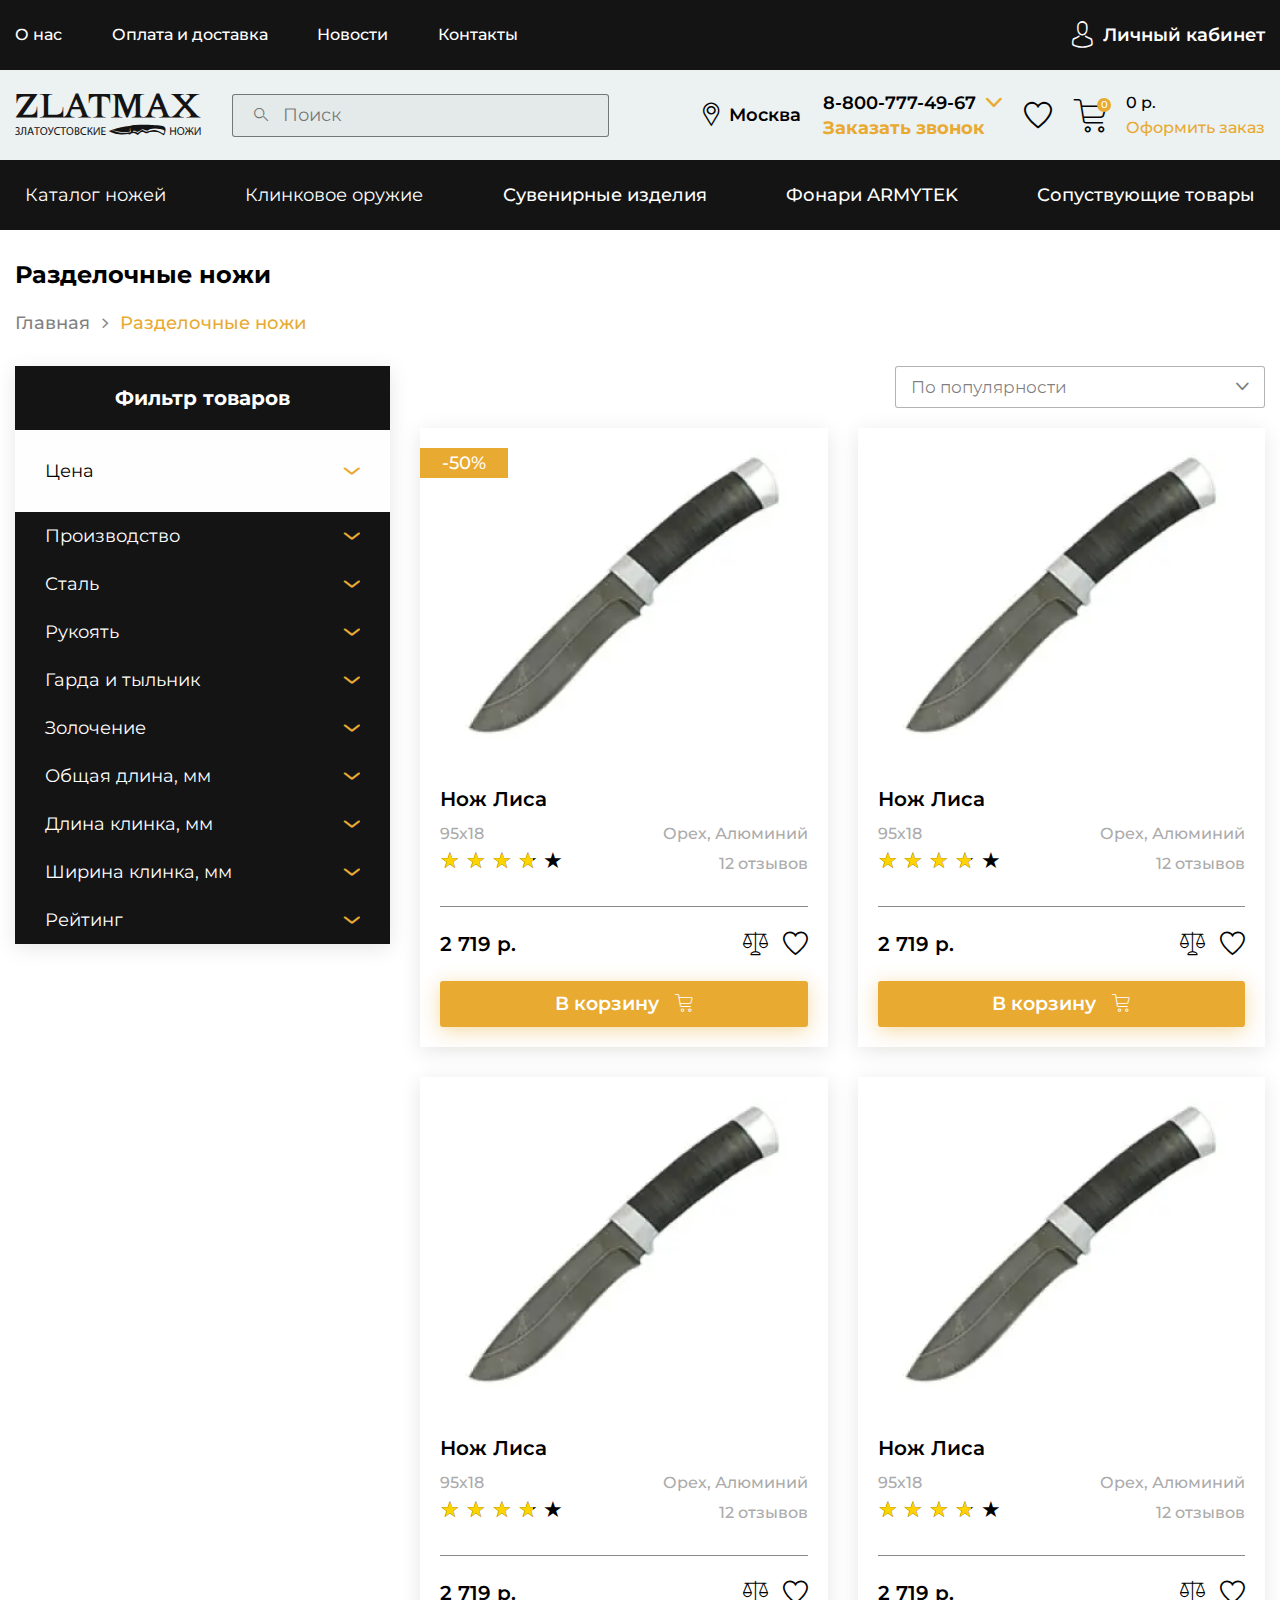
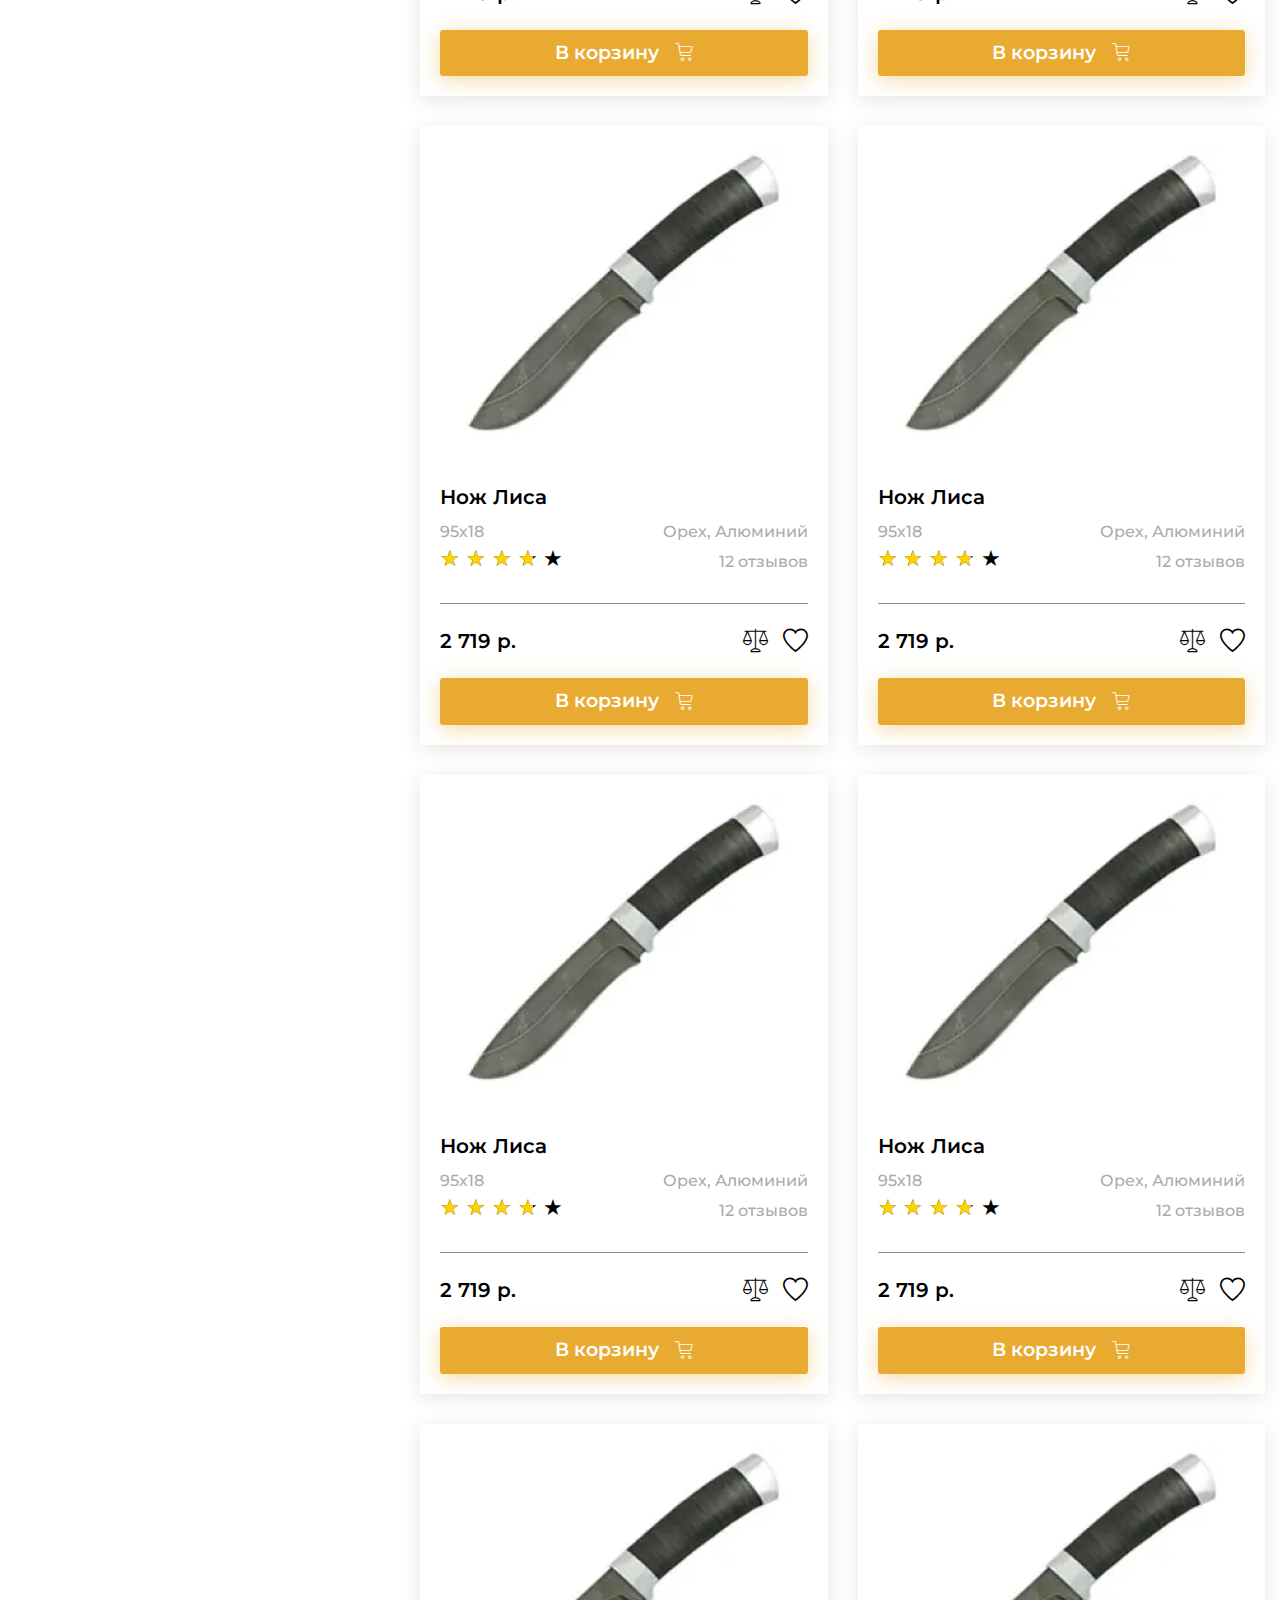
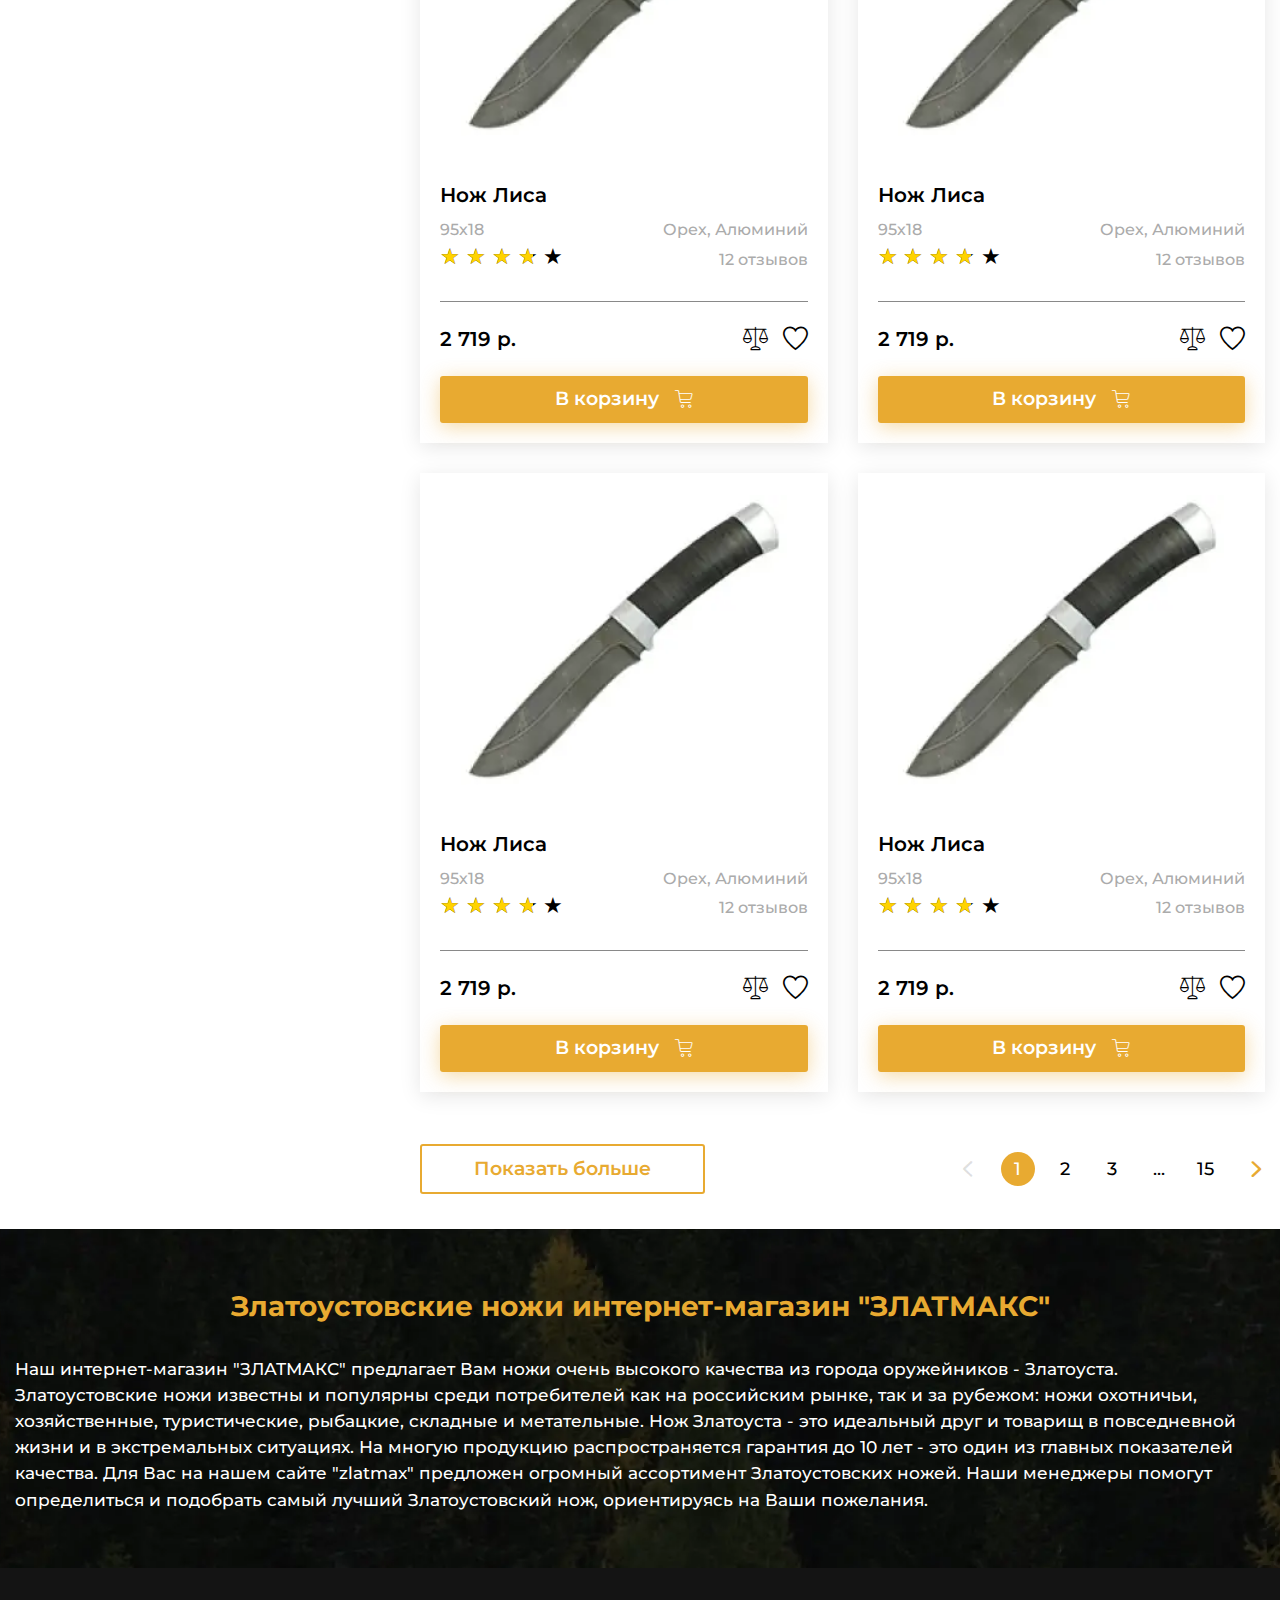
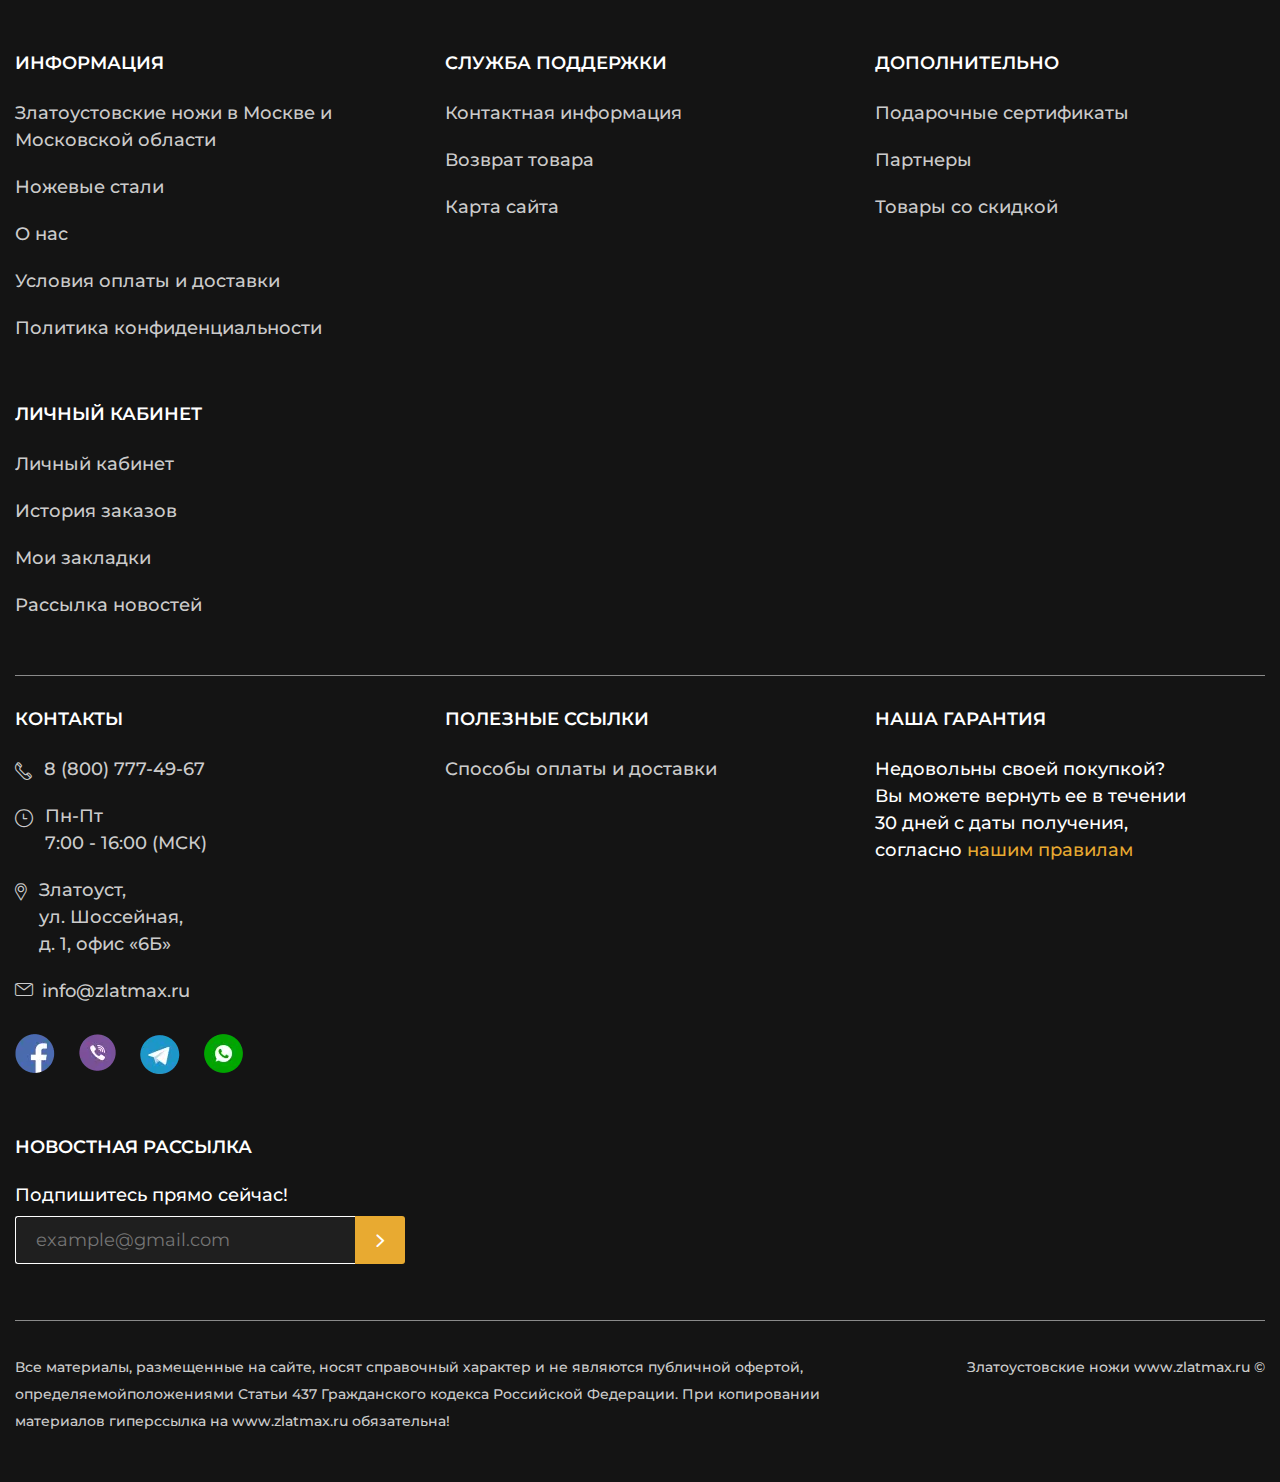
<file: catalog.html>
<!DOCTYPE html>
<html lang="ru">

<head>
	<title>Каталог</title>
	<meta charset="UTF-8">
	<meta name="format-detection" content="telephone=no">
	<!-- <style>body{opacity: 0;}</style> -->
	<link rel="stylesheet" href="css/style.min.css?_v=20220224120712">
	<link rel="shortcut icon" href="favicon.ico">
	<!-- <meta name="robots" content="noindex, nofollow"> -->
	<meta name="viewport" content="width=device-width, initial-scale=1.0">
</head>

<body>
	<div class="wrapper">
		<header class="header">
			<div class="header__top top-header">
				<div class="top-header__container">
					<nav class="top-header__menu menu-top-header">
						<ul data-da=".menu__body, 991.98" class="menu-top-header__list">
							<li class="menu-top-header__item menu-top-header__item_catalog">
								<a href="" class="menu-top-header__link menu-top-header__link_catalog _icon-arrow-bottom">Каталог товаров</a>
							</li>
							<li class="menu-top-header__item"><a href="" class="menu-top-header__link">О нас</a></li>
							<li class="menu-top-header__item"><a href="" class="menu-top-header__link">Оплата и доставка</a></li>
							<li class="menu-top-header__item"><a href="" class="menu-top-header__link">Новости</a></li>
							<li class="menu-top-header__item"><a href="" class="menu-top-header__link">Контакты</a></li>
						</ul>
					</nav>
					<a href="" class="top-header__user _icon-user"><span>Личный кабинет</span></a>
					<nav hidden class="menu">
						<button type="button" class="menu__icon icon-menu"><span></span></button>
						<div class="menu__body"></div>
					</nav>
				</div>
			</div>
			<div class="header__body body-header">
				<div class="body-header__container">
					<a href="" class="body-header__logo"></a>
					<div data-da=".catalog-header__container, 479.98" class="body-header__search">
						<form action="#" class="search-header">
							<button type="submit" class="search-header__button _icon-search"></button>
							<input autocomplete="off" type="text" name="form[]" data-error="Ошибка" placeholder="Поиск" class="search-header__input" />
						</form>
					</div>
					<div class="body-header__actions actions-header">
						<a href="#" class="actions-header__location _icon-location"><span>Москва</span></a>
						<div data-da=".top-header__container, 991.98,first" class="actions-header__phones phones-header">
							<div data-spollers class="phones-header__items">
								<div class="phones-header__item">
									<a href="tel:88007774967" class="phones-header__phone"><span>8-800-777-49-67</span></a>
									<button type="button" data-spoller class="phones-header__arrow _icon-arrow-bottom"></button>
									<ul class="phones-header__list">
										<li><a href="tel:88007774968" class="phones-header__phone">8-800-777-49-68</a></li>
										<li><a href="tel:88007774969" class="phones-header__phone">8-800-777-49-69</a></li>
										<li><a href="tel:88007774970" class="phones-header__phone">8-800-777-49-70</a></li>
									</ul>
								</div>
							</div>

							<button type="button" data-popup="#callback" class="phones-header__callback">Заказать звонок</button>
						</div>
						<a href="" data-da=".top-header__container, 991.98,2" class="actions-header__favorite _icon-favorite"></a>
						<a href="" data-da=".top-header__container, 991.98,2" class="actions-header__cart cart-header">
							<div class="cart-header__icon _icon-cart"><span>0</span></div>
							<div class="cart-header__body">
								<div class="cart-header__summ">0 р.</div>
								<div class="cart-header__link">Оформить заказ</div>
							</div>
						</a>
					</div>
				</div>
			</div>
			<div class="header__catalog catalog-header">
				<div class="catalog-header__container">
					<nav class="catalog-header__menu menu-catalog">
						<button type="button" class="menu-catalog__back _icon-back">Назад</button>
						<ul class="menu-catalog__list">
							<li class="menu-catalog__item">
								<button data-parent="1" class="menu-catalog__link">Каталог ножей</button>
							</li>
							<li class="menu-catalog__item">
								<button data-parent="2" class="menu-catalog__link">Клинковое оружие</button>
							</li>
							<li class="menu-catalog__item">
								<a href="" class="menu-catalog__link">Сувенирные изделия</a>
							</li>
							<li class="menu-catalog__item">
								<a href="" class="menu-catalog__link">Фонари ARMYTEK</a>
							</li>
							<li class="menu-catalog__item">
								<a href="" class="menu-catalog__link">Сопуствующие товары</a>
							</li>
						</ul>
						<div class="menu-catalog__sub-menu sub-menu-catalog">
							<button type="button" class="sub-menu-catalog__back _icon-back">Назад</button>
							<div class="sub-menu-catalog__container">
								<div hidden data-submenu="1" class="sub-menu-catalog__block">
									<div class="sub-menu-catalog__category">
										<a href="" class="sub-menu-catalog__link-category">Категория ножей</a>
									</div>
									<div class="sub-menu-catalog__category">
										<a href="" class="sub-menu-catalog__link-category">Производство ножей</a>
									</div>
									<div class="sub-menu-catalog__category">
										<a href="" class="sub-menu-catalog__link-category">Ножи по маркам стали</a>
									</div>
									<div class="sub-menu-catalog__category">
										<a href="" class="sub-menu-catalog__link-category">Заточка и полировка ножей</a>
									</div>
									<div class="sub-menu-catalog__category">
										<a href="" class="sub-menu-catalog__link-category">Ножевая мастерская</a>
									</div>

									<ul class="sub-menu-catalog__list">
										<li class="sub-menu-catalog__item"><a href="" class="sub-menu-catalog__link">Разделочные ножи</a></li>
										<li class="sub-menu-catalog__item"><a href="" class="sub-menu-catalog__link">Туристические ножи</a></li>
										<li class="sub-menu-catalog__item"><a href="" class="sub-menu-catalog__link">Ножи охотничьи</a></li>
										<li class="sub-menu-catalog__item"><a href="" class="sub-menu-catalog__link">Булатные ножи</a></li>
										<li class="sub-menu-catalog__item"><a href="" class="sub-menu-catalog__link">Ножи из дамаска</a></li>
										<li class="sub-menu-catalog__item"><a href="" class="sub-menu-catalog__link">Тактического назначения</a></li>
										<li class="sub-menu-catalog__item"><a href="" class="sub-menu-catalog__link">Метательные ножи</a></li>
										<li class="sub-menu-catalog__item"><a href="" class="sub-menu-catalog__link">Мачете и кукри</a></li>
										<li class="sub-menu-catalog__item"><a href="" class="sub-menu-catalog__link">Ножи кухонные</a></li>
									</ul>
									<ul class="sub-menu-catalog__list">
										<li class="sub-menu-catalog__item"><a href="" class="sub-menu-catalog__link">Ножи АИР</a></li>
										<li class="sub-menu-catalog__item"><a href="" class="sub-menu-catalog__link">Ножи ЗИК</a></li>
										<li class="sub-menu-catalog__item"><a href="" class="sub-menu-catalog__link">Ножи ЗЗОСС</a></li>
										<li class="sub-menu-catalog__item"><a href="" class="sub-menu-catalog__link">Ножи РОСоружие</a></li>
										<li class="sub-menu-catalog__item"><a href="" class="sub-menu-catalog__link">Ножи Оружейник</a></li>
										<li class="sub-menu-catalog__item"><a href="" class="sub-menu-catalog__link">Булат Сергея Баранова</a></li>
										<li class="sub-menu-catalog__item"><a href="" class="sub-menu-catalog__link">Булат Андрея Умерова</a></li>
										<li class="sub-menu-catalog__item"><a href="" class="sub-menu-catalog__link">Ножи Златко</a></li>
										<li class="sub-menu-catalog__item"><a href="" class="sub-menu-catalog__link">Ножи Стиль-М</a></li>
										<li class="sub-menu-catalog__item"><a href="" class="sub-menu-catalog__link">Оружейная компания</a></li>
									</ul>
									<ul class="sub-menu-catalog__list">
										<li class="sub-menu-catalog__item"><a href="" class="sub-menu-catalog__link">Ножи из стали 40х102С2М</a></li>
										<li class="sub-menu-catalog__item"><a href="" class="sub-menu-catalog__link">Ножи из стали 95х18</a></li>
										<li class="sub-menu-catalog__item"><a href="" class="sub-menu-catalog__link">Ножи из стали 100х13м</a></li>
										<li class="sub-menu-catalog__item"><a href="" class="sub-menu-catalog__link">Ножи из стали 110х18м-ШД</a></li>
										<li class="sub-menu-catalog__item"><a href="" class="sub-menu-catalog__link">Ножи из стали ЭИ-107 ТЦ</a></li>
										<li class="sub-menu-catalog__item"><a href="" class="sub-menu-catalog__link">Ножи из стали 50х14МФ</a></li>
										<li class="sub-menu-catalog__item"><a href="" class="sub-menu-catalog__link">Ножи из стали AUS-8</a></li>
										<li class="sub-menu-catalog__item"><a href="" class="sub-menu-catalog__link">Ножи из стали К340</a></li>
										<li class="sub-menu-catalog__item"><a href="" class="sub-menu-catalog__link">Ножи из стали M390</a></li>
										<li class="sub-menu-catalog__item"><a href="" class="sub-menu-catalog__link">Ножи из стали ЭП-766</a></li>
									</ul>
									<ul class="sub-menu-catalog__list">
										<li class="sub-menu-catalog__item"><a href="" class="sub-menu-catalog__link">Паста ГОИ</a></li>
										<li class="sub-menu-catalog__item"><a href="" class="sub-menu-catalog__link">Алмазная паста</a></li>
										<li class="sub-menu-catalog__item"><a href="" class="sub-menu-catalog__link">Бруски и камни для заточки</a></li>
										<li class="sub-menu-catalog__item"><a href="" class="sub-menu-catalog__link">Заточные системы</a></li>
									</ul>
									<ul class="sub-menu-catalog__list">
										<li class="sub-menu-catalog__item"><a href="" class="sub-menu-catalog__link">Ножевые клинки</a></li>
										<li class="sub-menu-catalog__item"><a href="" class="sub-menu-catalog__link">Заготовки для ножей</a></li>
										<li class="sub-menu-catalog__item"><a href="" class="sub-menu-catalog__link">Литье для ножей</a></li>
										<li class="sub-menu-catalog__item"><a href="" class="sub-menu-catalog__link">Материалы для рукоятей</a></li>
										<li class="sub-menu-catalog__item"><a href="" class="sub-menu-catalog__link">Уход за рукоятиями ножей</a></li>
									</ul>
									<div class="sub-menu-catalog__footer">
										<a href="" class="sub-menu-catalog__all">Смотреть все</a>
									</div>
									<div class="sub-menu-catalog__footer">
										<a href="" class="sub-menu-catalog__all">Смотреть все</a>
									</div>
									<div class="sub-menu-catalog__footer">
										<a href="" class="sub-menu-catalog__all">Смотреть все</a>
									</div>
									<div class="sub-menu-catalog__footer">
										<a href="" class="sub-menu-catalog__all">Смотреть все</a>
									</div>
									<div class="sub-menu-catalog__footer">
										<a href="" class="sub-menu-catalog__all">Смотреть все</a>
									</div>
								</div>

								<div hidden data-submenu="2" class="sub-menu-catalog__block">
									<div class="sub-menu-catalog__category">
										<a href="" class="sub-menu-catalog__link-category">Категория ножей</a>
									</div>
									<div class="sub-menu-catalog__category">
										<a href="" class="sub-menu-catalog__link-category">Производство ножей</a>
									</div>
									<div class="sub-menu-catalog__category">
										<a href="" class="sub-menu-catalog__link-category">Ножи по маркам стали</a>
									</div>

									<ul class="sub-menu-catalog__list">
										<li class="sub-menu-catalog__item"><a href="" class="sub-menu-catalog__link">Разделочные ножи</a></li>
										<li class="sub-menu-catalog__item"><a href="" class="sub-menu-catalog__link">Туристические ножи</a></li>
										<li class="sub-menu-catalog__item"><a href="" class="sub-menu-catalog__link">Ножи охотничьи</a></li>
										<li class="sub-menu-catalog__item"><a href="" class="sub-menu-catalog__link">Булатные ножи</a></li>
										<li class="sub-menu-catalog__item"><a href="" class="sub-menu-catalog__link">Ножи из дамаска</a></li>
										<li class="sub-menu-catalog__item"><a href="" class="sub-menu-catalog__link">Тактического назначения</a></li>
										<li class="sub-menu-catalog__item"><a href="" class="sub-menu-catalog__link">Метательные ножи</a></li>
										<li class="sub-menu-catalog__item"><a href="" class="sub-menu-catalog__link">Мачете и кукри</a></li>
										<li class="sub-menu-catalog__item"><a href="" class="sub-menu-catalog__link">Ножи кухонные</a></li>
									</ul>
									<ul class="sub-menu-catalog__list">
										<li class="sub-menu-catalog__item"><a href="" class="sub-menu-catalog__link">Ножи АИР</a></li>
										<li class="sub-menu-catalog__item"><a href="" class="sub-menu-catalog__link">Ножи ЗИК</a></li>
										<li class="sub-menu-catalog__item"><a href="" class="sub-menu-catalog__link">Ножи ЗЗОСС</a></li>
										<li class="sub-menu-catalog__item"><a href="" class="sub-menu-catalog__link">Ножи РОСоружие</a></li>
										<li class="sub-menu-catalog__item"><a href="" class="sub-menu-catalog__link">Ножи Оружейник</a></li>
										<li class="sub-menu-catalog__item"><a href="" class="sub-menu-catalog__link">Булат Сергея Баранова</a></li>
										<li class="sub-menu-catalog__item"><a href="" class="sub-menu-catalog__link">Булат Андрея Умерова</a></li>
										<li class="sub-menu-catalog__item"><a href="" class="sub-menu-catalog__link">Ножи Златко</a></li>
										<li class="sub-menu-catalog__item"><a href="" class="sub-menu-catalog__link">Ножи Стиль-М</a></li>
										<li class="sub-menu-catalog__item"><a href="" class="sub-menu-catalog__link">Оружейная компания</a></li>
									</ul>
									<ul class="sub-menu-catalog__list">
										<li class="sub-menu-catalog__item"><a href="" class="sub-menu-catalog__link">Ножи из стали 40х102С2М</a></li>
										<li class="sub-menu-catalog__item"><a href="" class="sub-menu-catalog__link">Ножи из стали 95х18</a></li>
										<li class="sub-menu-catalog__item"><a href="" class="sub-menu-catalog__link">Ножи из стали 100х13м</a></li>
										<li class="sub-menu-catalog__item"><a href="" class="sub-menu-catalog__link">Ножи из стали 110х18м-ШД</a></li>
										<li class="sub-menu-catalog__item"><a href="" class="sub-menu-catalog__link">Ножи из стали ЭИ-107 ТЦ</a></li>
										<li class="sub-menu-catalog__item"><a href="" class="sub-menu-catalog__link">Ножи из стали 50х14МФ</a></li>
										<li class="sub-menu-catalog__item"><a href="" class="sub-menu-catalog__link">Ножи из стали AUS-8</a></li>
										<li class="sub-menu-catalog__item"><a href="" class="sub-menu-catalog__link">Ножи из стали К340</a></li>
										<li class="sub-menu-catalog__item"><a href="" class="sub-menu-catalog__link">Ножи из стали M390</a></li>
										<li class="sub-menu-catalog__item"><a href="" class="sub-menu-catalog__link">Ножи из стали ЭП-766</a></li>
									</ul>

									<div class="sub-menu-catalog__footer">
										<a href="" class="sub-menu-catalog__all">Смотреть все</a>
									</div>
									<div class="sub-menu-catalog__footer">
										<a href="" class="sub-menu-catalog__all">Смотреть все</a>
									</div>
									<div class="sub-menu-catalog__footer">
										<a href="" class="sub-menu-catalog__all">Смотреть все</a>
									</div>
								</div>
							</div>
						</div>
					</nav>
				</div>
			</div>
		</header>

		<main class="page page_inner">
			<div class="page__header">
				<div class="page__container">
					<h1 class="page__title title">Разделочные ножи</h1>
					<nav class="page__breadcrumbs breadcrumbs">
						<ul class="breadcrumbs__list">
							<li class="breadcrumbs__item">
								<a href="#" class="breadcrumbs__link">Главная</a>
							</li>
							<li class="breadcrumbs__item">
								<span class="breadcrumbs__current">Разделочные ножи</span>
							</li>
						</ul>
					</nav>
				</div>
			</div>

			<div class="catalog">
				<div class="catalog__container">
					<div class="catalog__body">
						<div class="catalog__filter filter-catalog">
							<button type="button" class="filter-catalog__title">Фильтр товаров</button>
							<div data-spollers class="filter-catalog__items">
								<div class="filter-catalog__price price-filter">
									<button type="button" data-spoller class="price-filter__title _icon-spoller-arrow">Цена</button>
									<div data-range class="price-filter__body">
										<div class="price-filter__inputs">
											<input data-range-from="0" autocomplete="off" type="number" value="500" name="form[]" class="price-filter__input" />
											<input data-range-to="5000" autocomplete="off" type="number" value="2000" name="form[]" class="price-filter__input" />
										</div>
										<div data-range-item class="price-filter__range"></div>
									</div>
								</div>
								<div class="filter-catalog__item item-filter-catalog">
									<button type="button" data-spoller class="item-filter-catalog__title _icon-spoller-arrow">Производство</button>
									<div class="item-filter-catalog__body">
										<div class="item-filter-catalog__checkbox">
											<input id="c_1" data-error="Ошибка" class="checkbox__input" type="checkbox" value="1" name="form[]" />
											<label for="c_1" class="checkbox__label">
												<span class="checkbox__text">АиР<small>(250)</small></span>
											</label>
										</div>
										<div class="item-filter-catalog__checkbox">
											<input id="c_2" data-error="Ошибка" class="checkbox__input" type="checkbox" value="1" name="form[]" />
											<label for="c_2" class="checkbox__label">
												<span class="checkbox__text">Булат Сергея Баранова<small>(25)</small></span>
											</label>
										</div>
										<div class="item-filter-catalog__checkbox">
											<input id="c_3" data-error="Ошибка" class="checkbox__input" type="checkbox" value="1" name="form[]" />
											<label for="c_3" class="checkbox__label">
												<span class="checkbox__text">Булат Умерова<small>(265)</small></span>
											</label>
										</div>
										<div class="item-filter-catalog__checkbox">
											<input id="c_4" data-error="Ошибка" class="checkbox__input" type="checkbox" value="1" name="form[]" />
											<label for="c_4" class="checkbox__label">
												<span class="checkbox__text">ЗЗОСС<small>(18)</small></span>
											</label>
										</div>
										<div class="item-filter-catalog__checkbox">
											<input id="c_5" data-error="Ошибка" class="checkbox__input" type="checkbox" value="1" name="form[]" />
											<label for="c_5" class="checkbox__label">
												<span class="checkbox__text">ЗИК<small>(170)</small></span>
											</label>
										</div>
										<div class="item-filter-catalog__checkbox">
											<input id="c_6" data-error="Ошибка" class="checkbox__input" type="checkbox" value="1" name="form[]" />
											<label for="c_6" class="checkbox__label">
												<span class="checkbox__text">ЗЛАТКО<small>(170)</small></span>
											</label>
										</div>
										<div class="item-filter-catalog__checkbox">
											<input id="c_7" data-error="Ошибка" class="checkbox__input" type="checkbox" value="1" name="form[]" />
											<label for="c_7" class="checkbox__label">
												<span class="checkbox__text">ЗлатПрофит<small>(170)</small></span>
											</label>
										</div>
										<div class="item-filter-catalog__checkbox">
											<input id="c_8" data-error="Ошибка" class="checkbox__input" type="checkbox" value="1" name="form[]" />
											<label for="c_8" class="checkbox__label">
												<span class="checkbox__text">ЗОК<small>(170)</small></span>
											</label>
										</div>
										<div class="item-filter-catalog__checkbox">
											<input id="c_9" data-error="Ошибка" class="checkbox__input" type="checkbox" value="1" name="form[]" />
											<label for="c_9" class="checkbox__label">
												<span class="checkbox__text">НБК<small>(170)</small></span>
											</label>
										</div>
										<div class="item-filter-catalog__checkbox">
											<input id="c_10" data-error="Ошибка" class="checkbox__input" type="checkbox" value="1" name="form[]" />
											<label for="c_10" class="checkbox__label">
												<span class="checkbox__text">НИКОН<small>(170)</small></span>
											</label>
										</div>
										<div class="item-filter-catalog__checkbox">
											<input id="c_11" data-error="Ошибка" class="checkbox__input" type="checkbox" value="1" name="form[]" />
											<label for="c_11" class="checkbox__label">
												<span class="checkbox__text">Оружейник<small>(170)</small></span>
											</label>
										</div>
										<div class="item-filter-catalog__checkbox">
											<input id="c_12" data-error="Ошибка" class="checkbox__input" type="checkbox" value="1" name="form[]" />
											<label for="c_12" class="checkbox__label">
												<span class="checkbox__text">РОСоружие<small>(170)</small></span>
											</label>
										</div>
										<div class="item-filter-catalog__checkbox">
											<input id="c_13" data-error="Ошибка" class="checkbox__input" type="checkbox" value="1" name="form[]" />
											<label for="c_13" class="checkbox__label">
												<span class="checkbox__text">СТИЛЬ-М<small>(170)</small></span>
											</label>
										</div>
									</div>
								</div>
								<div class="filter-catalog__item item-filter-catalog">
									<button type="button" data-spoller class="item-filter-catalog__title _icon-spoller-arrow">Сталь</button>
									<div class="item-filter-catalog__body">
										<div class="item-filter-catalog__checkbox">
											<input id="c_14" data-error="Ошибка" class="checkbox__input" type="checkbox" value="1" name="form[]" />
											<label for="c_14" class="checkbox__label">
												<span class="checkbox__text">100Х13М<small>(250)</small></span>
											</label>
										</div>
										<div class="item-filter-catalog__checkbox">
											<input id="c_15" data-error="Ошибка" class="checkbox__input" type="checkbox" value="1" name="form[]" />
											<label for="c_15" class="checkbox__label">
												<span class="checkbox__text">110Х18М-ШД<small>(25)</small></span>
											</label>
										</div>
										<div class="item-filter-catalog__checkbox">
											<input id="c_16" data-error="Ошибка" class="checkbox__input" type="checkbox" value="1" name="form[]" />
											<label for="c_16" class="checkbox__label">
												<span class="checkbox__text">40Х10С2М (ЭИ-107)<small>(265)</small></span>
											</label>
										</div>
										<div class="item-filter-catalog__checkbox">
											<input id="c_17" data-error="Ошибка" class="checkbox__input" type="checkbox" value="1" name="form[]" />
											<label for="c_17" class="checkbox__label">
												<span class="checkbox__text">50Х14МФ<small>(18)</small></span>
											</label>
										</div>
										<div class="item-filter-catalog__checkbox">
											<input id="c_18" data-error="Ошибка" class="checkbox__input" type="checkbox" value="1" name="form[]" />
											<label for="c_18" class="checkbox__label">
												<span class="checkbox__text">95Х18<small>(170)</small></span>
											</label>
										</div>
										<div class="item-filter-catalog__checkbox">
											<input id="c_19" data-error="Ошибка" class="checkbox__input" type="checkbox" value="1" name="form[]" />
											<label for="c_19" class="checkbox__label">
												<span class="checkbox__text">AUS-8<small>(170)</small></span>
											</label>
										</div>
										<div class="item-filter-catalog__checkbox">
											<input id="c_20" data-error="Ошибка" class="checkbox__input" type="checkbox" value="1" name="form[]" />
											<label for="c_20" class="checkbox__label">
												<span class="checkbox__text">ELMAX<small>(170)</small></span>
											</label>
										</div>
										<div class="item-filter-catalog__checkbox">
											<input id="c_21" data-error="Ошибка" class="checkbox__input" type="checkbox" value="1" name="form[]" />
											<label for="c_21" class="checkbox__label">
												<span class="checkbox__text">RWL-34<small>(170)</small></span>
											</label>
										</div>
										<div class="item-filter-catalog__checkbox">
											<input id="c_22" data-error="Ошибка" class="checkbox__input" type="checkbox" value="1" name="form[]" />
											<label for="c_22" class="checkbox__label">
												<span class="checkbox__text">Дамаск<small>(170)</small></span>
											</label>
										</div>
										<div class="item-filter-catalog__checkbox">
											<input id="c_23" data-error="Ошибка" class="checkbox__input" type="checkbox" value="1" name="form[]" />
											<label for="c_23" class="checkbox__label">
												<span class="checkbox__text">К340<small>(170)</small></span>
											</label>
										</div>
										<div class="item-filter-catalog__checkbox">
											<input id="c_24" data-error="Ошибка" class="checkbox__input" type="checkbox" value="1" name="form[]" />
											<label for="c_24" class="checkbox__label">
												<span class="checkbox__text">Литой булат<small>(170)</small></span>
											</label>
										</div>
										<div class="item-filter-catalog__checkbox">
											<input id="c_25" data-error="Ошибка" class="checkbox__input" type="checkbox" value="1" name="form[]" />
											<label for="c_25" class="checkbox__label">
												<span class="checkbox__text">М390<small>(170)</small></span>
											</label>
										</div>
									</div>
								</div>
								<div class="filter-catalog__item item-filter-catalog">
									<button type="button" data-spoller class="item-filter-catalog__title _icon-spoller-arrow">Рукоять</button>
									<div class="item-filter-catalog__body">
										<div class="item-filter-catalog__checkbox">
											<input id="c_26" data-error="Ошибка" class="checkbox__input" type="checkbox" value="1" name="form[]" />
											<label for="c_26" class="checkbox__label">
												<span class="checkbox__text">Mercorne<small>(250)</small></span>
											</label>
										</div>
										<div class="item-filter-catalog__checkbox">
											<input id="c_27" data-error="Ошибка" class="checkbox__input" type="checkbox" value="1" name="form[]" />
											<label for="c_27" class="checkbox__label">
												<span class="checkbox__text">Березовый кап<small>(25)</small></span>
											</label>
										</div>
										<div class="item-filter-catalog__checkbox">
											<input id="c_28" data-error="Ошибка" class="checkbox__input" type="checkbox" value="1" name="form[]" />
											<label for="c_28" class="checkbox__label">
												<span class="checkbox__text">Бубинго<small>(265)</small></span>
											</label>
										</div>
										<div class="item-filter-catalog__checkbox">
											<input id="c_29" data-error="Ошибка" class="checkbox__input" type="checkbox" value="1" name="form[]" />
											<label for="c_29" class="checkbox__label">
												<span class="checkbox__text">Граб<small>(18)</small></span>
											</label>
										</div>
										<div class="item-filter-catalog__checkbox">
											<input id="c_30" data-error="Ошибка" class="checkbox__input" type="checkbox" value="1" name="form[]" />
											<label for="c_30" class="checkbox__label">
												<span class="checkbox__text">Дуб<small>(170)</small></span>
											</label>
										</div>
										<div class="item-filter-catalog__checkbox">
											<input id="c_31" data-error="Ошибка" class="checkbox__input" type="checkbox" value="1" name="form[]" />
											<label for="c_31" class="checkbox__label">
												<span class="checkbox__text">Кап<small>(170)</small></span>
											</label>
										</div>
										<div class="item-filter-catalog__checkbox">
											<input id="c_32" data-error="Ошибка" class="checkbox__input" type="checkbox" value="1" name="form[]" />
											<label for="c_32" class="checkbox__label">
												<span class="checkbox__text">Комбинированная<small>(170)</small></span>
											</label>
										</div>
										<div class="item-filter-catalog__checkbox">
											<input id="c_33" data-error="Ошибка" class="checkbox__input" type="checkbox" value="1" name="form[]" />
											<label for="c_33" class="checkbox__label">
												<span class="checkbox__text">Каштан<small>(170)</small></span>
											</label>
										</div>
										<div class="item-filter-catalog__checkbox">
											<input id="c_34" data-error="Ошибка" class="checkbox__input" type="checkbox" value="1" name="form[]" />
											<label for="c_34" class="checkbox__label">
												<span class="checkbox__text">Квартопрен<small>(170)</small></span>
											</label>
										</div>
										<div class="item-filter-catalog__checkbox">
											<input id="c_35" data-error="Ошибка" class="checkbox__input" type="checkbox" value="1" name="form[]" />
											<label for="c_35" class="checkbox__label">
												<span class="checkbox__text">Кожа-Металл<small>(170)</small></span>
											</label>
										</div>
										<div class="item-filter-catalog__checkbox">
											<input id="c_36" data-error="Ошибка" class="checkbox__input" type="checkbox" value="1" name="form[]" />
											<label for="c_36" class="checkbox__label">
												<span class="checkbox__text">Комбинированная<small>(170)</small></span>
											</label>
										</div>
									</div>
								</div>
								<div class="filter-catalog__item item-filter-catalog">
									<button type="button" data-spoller class="item-filter-catalog__title _icon-spoller-arrow">Гарда и тыльник</button>
									<div class="item-filter-catalog__body">
										<div class="item-filter-catalog__checkbox">
											<input id="c_37" data-error="Ошибка" class="checkbox__input" type="checkbox" value="1" name="form[]" />
											<label for="c_37" class="checkbox__label">
												<span class="checkbox__text">Алюминий<small>(250)</small></span>
											</label>
										</div>
										<div class="item-filter-catalog__checkbox">
											<input id="c_38" data-error="Ошибка" class="checkbox__input" type="checkbox" value="1" name="form[]" />
											<label for="c_38" class="checkbox__label">
												<span class="checkbox__text">Латунь<small>(25)</small></span>
											</label>
										</div>
										<div class="item-filter-catalog__checkbox">
											<input id="c_39" data-error="Ошибка" class="checkbox__input" type="checkbox" value="1" name="form[]" />
											<label for="c_39" class="checkbox__label">
												<span class="checkbox__text">Литой Барс<small>(265)</small></span>
											</label>
										</div>
										<div class="item-filter-catalog__checkbox">
											<input id="c_40" data-error="Ошибка" class="checkbox__input" type="checkbox" value="1" name="form[]" />
											<label for="c_40" class="checkbox__label">
												<span class="checkbox__text">Литой Пума<small>(18)</small></span>
											</label>
										</div>
										<div class="item-filter-catalog__checkbox">
											<input id="c_41" data-error="Ошибка" class="checkbox__input" type="checkbox" value="1" name="form[]" />
											<label for="c_41" class="checkbox__label">
												<span class="checkbox__text">Литье<small>(170)</small></span>
											</label>
										</div>
										<div class="item-filter-catalog__checkbox">
											<input id="c_42" data-error="Ошибка" class="checkbox__input" type="checkbox" value="1" name="form[]" />
											<label for="c_42" class="checkbox__label">
												<span class="checkbox__text">Металлический<small>(170)</small></span>
											</label>
										</div>
										<div class="item-filter-catalog__checkbox">
											<input id="c_43" data-error="Ошибка" class="checkbox__input" type="checkbox" value="1" name="form[]" />
											<label for="c_43" class="checkbox__label">
												<span class="checkbox__text">Нержавеющая сталь<small>(170)</small></span>
											</label>
										</div>
										<div class="item-filter-catalog__checkbox">
											<input id="c_44" data-error="Ошибка" class="checkbox__input" type="checkbox" value="1" name="form[]" />
											<label for="c_44" class="checkbox__label">
												<span class="checkbox__text">Текстолит<small>(170)</small></span>
											</label>
										</div>
										<div class="item-filter-catalog__checkbox">
											<input id="c_45" data-error="Ошибка" class="checkbox__input" type="checkbox" value="1" name="form[]" />
											<label for="c_45" class="checkbox__label">
												<span class="checkbox__text">Комбинированная<small>(170)</small></span>
											</label>
										</div>
									</div>
								</div>
								<div class="filter-catalog__item item-filter-catalog">
									<button type="button" data-spoller class="item-filter-catalog__title _icon-spoller-arrow">Золочение</button>
									<div class="item-filter-catalog__body">
										<div class="item-filter-catalog__checkbox">
											<input id="c_46" data-error="Ошибка" class="checkbox__input" type="checkbox" value="1" name="form[]" />
											<label for="c_46" class="checkbox__label">
												<span class="checkbox__text">Золочение клинка</span>
											</label>
										</div>
										<div class="item-filter-catalog__checkbox">
											<input id="c_47" data-error="Ошибка" class="checkbox__input" type="checkbox" value="1" name="form[]" />
											<label for="c_47" class="checkbox__label">
												<span class="checkbox__text">Золочение рисунка на клинке</span>
											</label>
										</div>
									</div>
								</div>
								<div class="filter-catalog__item item-filter-catalog">
									<button type="button" data-spoller class="item-filter-catalog__title _icon-spoller-arrow">Общая длина, мм</button>
									<div data-range-total class="item-filter-catalog__body">
										<div class="price-filter__inputs">
											<input data-range-total-from="0" autocomplete="off" type="number" value="0" name="form[]" class="price-filter__input" />
											<input data-range-total-to="100" autocomplete="off" type="number" value="100" name="form[]" class="price-filter__input" />
										</div>
										<div data-range-total-item class="price-filter__range"></div>
									</div>
								</div>
								<div class="filter-catalog__item item-filter-catalog">
									<button type="button" data-spoller class="item-filter-catalog__title _icon-spoller-arrow">Длина клинка, мм</button>
									<div data-range-length class="item-filter-catalog__body">
										<div class="price-filter__inputs">
											<input data-range-length-from="0" autocomplete="off" type="number" value="0" name="form[]" class="price-filter__input" />
											<input data-range-length-to="100" autocomplete="off" type="number" value="100" name="form[]" class="price-filter__input" />
										</div>
										<div data-range-length-item class="price-filter__range"></div>
									</div>
								</div>
								<div class="filter-catalog__item item-filter-catalog">
									<button type="button" data-spoller class="item-filter-catalog__title _icon-spoller-arrow">Ширина клинка, мм</button>
									<div data-range-width class="item-filter-catalog__body">
										<div class="price-filter__inputs">
											<input data-range-width-from="0" autocomplete="off" type="number" value="0" name="form[]" class="price-filter__input" />
											<input data-range-width-to="100" autocomplete="off" type="number" value="100" name="form[]" class="price-filter__input" />
										</div>
										<div data-range-width-item class="price-filter__range"></div>
									</div>
								</div>
								<div class="filter-catalog__item item-filter-catalog">
									<button type="button" data-spoller class="item-filter-catalog__title _icon-spoller-arrow">Рейтинг</button>
									<div class="item-filter-catalog__body filter-rating">
										<div class="item-filter-catalog__checkbox">
											<input id="c_50" data-error="Ошибка" class="checkbox__input" type="checkbox" value="1" name="form[]" />
											<label for="c_50" class="checkbox__label">
												<ul class="filter-rating__list">
													<li class="filter-rating__item">
														<picture><source srcset="img/Star.webp"type="image/webp"><img src="img/Star.png" alt="" /></picture>
													</li>
													<li class="filter-rating__item">
														<picture><source srcset="img/Star.webp"type="image/webp"><img src="img/Star.png" alt="" /></picture>
													</li>
													<li class="filter-rating__item">
														<picture><source srcset="img/Star.webp"type="image/webp"><img src="img/Star.png" alt="" /></picture>
													</li>
													<li class="filter-rating__item">
														<picture><source srcset="img/Star.webp"type="image/webp"><img src="img/Star.png" alt="" /></picture>
													</li>
													<li class="filter-rating__item">
														<picture><source srcset="img/Star.webp"type="image/webp"><img src="img/Star.png" alt="" /></picture>
													</li>
													<li class="filter-rating__item">
														<span>5/5</span>
													</li>
												</ul>
											</label>
										</div>
										<div class="item-filter-catalog__checkbox">
											<input id="c_51" data-error="Ошибка" class="checkbox__input" type="checkbox" value="1" name="form[]" />
											<label for="c_51" class="checkbox__label">
												<ul class="filter-rating__list">
													<li class="filter-rating__item">
														<picture><source srcset="img/Star.webp"type="image/webp"><img src="img/Star.png" alt="" /></picture>
													</li>
													<li class="filter-rating__item">
														<picture><source srcset="img/Star.webp"type="image/webp"><img src="img/Star.png" alt="" /></picture>
													</li>
													<li class="filter-rating__item">
														<picture><source srcset="img/Star.webp"type="image/webp"><img src="img/Star.png" alt="" /></picture>
													</li>
													<li class="filter-rating__item">
														<picture><source srcset="img/Star.webp"type="image/webp"><img src="img/Star.png" alt="" /></picture>
													</li>
													<li class="filter-rating__item">
														<span>4/5</span>
													</li>
												</ul>
											</label>
										</div>
										<div class="item-filter-catalog__checkbox">
											<input id="c_52" data-error="Ошибка" class="checkbox__input" type="checkbox" value="1" name="form[]" />
											<label for="c_52" class="checkbox__label">
												<ul class="filter-rating__list">
													<li class="filter-rating__item">
														<picture><source srcset="img/Star.webp"type="image/webp"><img src="img/Star.png" alt="" /></picture>
													</li>
													<li class="filter-rating__item">
														<picture><source srcset="img/Star.webp"type="image/webp"><img src="img/Star.png" alt="" /></picture>
													</li>
													<li class="filter-rating__item">
														<picture><source srcset="img/Star.webp"type="image/webp"><img src="img/Star.png" alt="" /></picture>
													</li>
													<li class="filter-rating__item">
														<span>3/5</span>
													</li>
												</ul>
											</label>
										</div>
										<div class="item-filter-catalog__checkbox">
											<input id="c_53" data-error="Ошибка" class="checkbox__input" type="checkbox" value="1" name="form[]" />
											<label for="c_53" class="checkbox__label">
												<ul class="filter-rating__list">
													<li class="filter-rating__item">
														<picture><source srcset="img/Star.webp"type="image/webp"><img src="img/Star.png" alt="" /></picture>
													</li>
													<li class="filter-rating__item">
														<picture><source srcset="img/Star.webp"type="image/webp"><img src="img/Star.png" alt="" /></picture>
													</li>
													<li class="filter-rating__item">
														<span>2/5</span>
													</li>
												</ul>
											</label>
										</div>
										<div class="item-filter-catalog__checkbox">
											<input id="c_54" data-error="Ошибка" class="checkbox__input" type="checkbox" value="1" name="form[]" />
											<label for="c_54" class="checkbox__label">
												<ul class="filter-rating__list">
													<li class="filter-rating__item">
														<picture><source srcset="img/Star.webp"type="image/webp"><img src="img/Star.png" alt="" /></picture>
													</li>
													<li class="filter-rating__item">
														<span>1/5</span>
													</li>
												</ul>
											</label>
										</div>
									</div>
								</div>
							</div>
						</div>
						<div class="catalog__content">
							<div class="catalog__control">
								<select name="form[]" class="control">
									<option value="1" selected>По популярности</option>
									<option value="2">По еще чему нибудь</option>
									<option value="3">По рейтингу</option>
									<option value="4">По цене</option>
								</select>
							</div>
							<div class="catalog__products">
								<article class="product-card">
									<div class="product-card__sale">-50%</div>
									<a href="" class="product-card__image">
										<span class="product-card__item-image-ibg product-card__item-image-ibg_contain">
											<picture><source srcset="img/product-card/image.webp"type="image/webp"><img src="img/product-card/image.jpg" alt="Картинка " /></picture>
										</span>
									</a>
									<div class="product-card__body">
										<h4 class="product-card__title">
											<a href="" class="product-card__link-title">Нож Лиса</a>
										</h4>
										<div class="product-card__info info-products-card">
											<div class="info-product-card__size">95х18</div>
											<div class="info-product-card__materials">Орех, Алюминий</div>
										</div>
										<div class="product-card__rating rating rating_set">
											<div class="rating__body">
												<div class="rating__active"></div>
												<div class="rating__items">
													<input type="radio" class="rating__item" value="1" name="rating" />
													<input type="radio" class="rating__item" value="2" name="rating" />
													<input type="radio" class="rating__item" value="3" name="rating" />
													<input type="radio" class="rating__item" value="4" name="rating" />
													<input type="radio" class="rating__item" value="5" name="rating" />
												</div>
											</div>
											<div class="rating__value">3.6</div>
											<div class="rating__info">12 отзывов</div>
										</div>
										<div class="product-card__footer">
											<div class="product-card__price">2 719 р.</div>
											<a href="" class="product-card__compare _icon-compare"></a>
											<a href="" class="product-card__favorite _icon-favorite"></a>
										</div>
										<button type="button" class="product-card__cart button"><span class="_icon-cart">В корзину</span></button>
									</div>
								</article>
								<article class="product-card">
									<a href="" class="product-card__image">
										<span class="product-card__item-image-ibg product-card__item-image-ibg_contain">
											<picture><source srcset="img/product-card/image.webp"type="image/webp"><img src="img/product-card/image.jpg" alt="Картинка " /></picture>
										</span>
									</a>
									<div class="product-card__body">
										<h4 class="product-card__title">
											<a href="" class="product-card__link-title">Нож Лиса</a>
										</h4>
										<div class="product-card__info info-products-card">
											<div class="info-product-card__size">95х18</div>
											<div class="info-product-card__materials">Орех, Алюминий</div>
										</div>
										<div class="product-card__rating rating rating_set">
											<div class="rating__body">
												<div class="rating__active"></div>
												<div class="rating__items">
													<input type="radio" class="rating__item" value="1" name="rating" />
													<input type="radio" class="rating__item" value="2" name="rating" />
													<input type="radio" class="rating__item" value="3" name="rating" />
													<input type="radio" class="rating__item" value="4" name="rating" />
													<input type="radio" class="rating__item" value="5" name="rating" />
												</div>
											</div>
											<div class="rating__value">3.6</div>
											<div class="rating__info">12 отзывов</div>
										</div>
										<div class="product-card__footer">
											<div class="product-card__price">2 719 р.</div>
											<a href="" class="product-card__compare _icon-compare"></a>
											<a href="" class="product-card__favorite _icon-favorite"></a>
										</div>
										<button type="button" class="product-card__cart button"><span class="_icon-cart">В корзину</span></button>
									</div>
								</article>
								<article class="product-card">
									<a href="" class="product-card__image">
										<span class="product-card__item-image-ibg product-card__item-image-ibg_contain">
											<picture><source srcset="img/product-card/image.webp"type="image/webp"><img src="img/product-card/image.jpg" alt="Картинка " /></picture>
										</span>
									</a>
									<div class="product-card__body">
										<h4 class="product-card__title">
											<a href="" class="product-card__link-title">Нож Лиса</a>
										</h4>
										<div class="product-card__info info-products-card">
											<div class="info-product-card__size">95х18</div>
											<div class="info-product-card__materials">Орех, Алюминий</div>
										</div>
										<div class="product-card__rating rating rating_set">
											<div class="rating__body">
												<div class="rating__active"></div>
												<div class="rating__items">
													<input type="radio" class="rating__item" value="1" name="rating" />
													<input type="radio" class="rating__item" value="2" name="rating" />
													<input type="radio" class="rating__item" value="3" name="rating" />
													<input type="radio" class="rating__item" value="4" name="rating" />
													<input type="radio" class="rating__item" value="5" name="rating" />
												</div>
											</div>
											<div class="rating__value">3.6</div>
											<div class="rating__info">12 отзывов</div>
										</div>
										<div class="product-card__footer">
											<div class="product-card__price">2 719 р.</div>
											<a href="" class="product-card__compare _icon-compare"></a>
											<a href="" class="product-card__favorite _icon-favorite"></a>
										</div>
										<button type="button" class="product-card__cart button"><span class="_icon-cart">В корзину</span></button>
									</div>
								</article>
								<article class="product-card">
									<a href="" class="product-card__image">
										<span class="product-card__item-image-ibg product-card__item-image-ibg_contain">
											<picture><source srcset="img/product-card/image.webp"type="image/webp"><img src="img/product-card/image.jpg" alt="Картинка " /></picture>
										</span>
									</a>
									<div class="product-card__body">
										<h4 class="product-card__title">
											<a href="" class="product-card__link-title">Нож Лиса</a>
										</h4>
										<div class="product-card__info info-products-card">
											<div class="info-product-card__size">95х18</div>
											<div class="info-product-card__materials">Орех, Алюминий</div>
										</div>
										<div class="product-card__rating rating rating_set">
											<div class="rating__body">
												<div class="rating__active"></div>
												<div class="rating__items">
													<input type="radio" class="rating__item" value="1" name="rating" />
													<input type="radio" class="rating__item" value="2" name="rating" />
													<input type="radio" class="rating__item" value="3" name="rating" />
													<input type="radio" class="rating__item" value="4" name="rating" />
													<input type="radio" class="rating__item" value="5" name="rating" />
												</div>
											</div>
											<div class="rating__value">3.6</div>
											<div class="rating__info">12 отзывов</div>
										</div>
										<div class="product-card__footer">
											<div class="product-card__price">2 719 р.</div>
											<a href="" class="product-card__compare _icon-compare"></a>
											<a href="" class="product-card__favorite _icon-favorite"></a>
										</div>
										<button type="button" class="product-card__cart button"><span class="_icon-cart">В корзину</span></button>
									</div>
								</article>
								<article class="product-card">
									<a href="" class="product-card__image">
										<span class="product-card__item-image-ibg product-card__item-image-ibg_contain">
											<picture><source srcset="img/product-card/image.webp"type="image/webp"><img src="img/product-card/image.jpg" alt="Картинка " /></picture>
										</span>
									</a>
									<div class="product-card__body">
										<h4 class="product-card__title">
											<a href="" class="product-card__link-title">Нож Лиса</a>
										</h4>
										<div class="product-card__info info-products-card">
											<div class="info-product-card__size">95х18</div>
											<div class="info-product-card__materials">Орех, Алюминий</div>
										</div>
										<div class="product-card__rating rating rating_set">
											<div class="rating__body">
												<div class="rating__active"></div>
												<div class="rating__items">
													<input type="radio" class="rating__item" value="1" name="rating" />
													<input type="radio" class="rating__item" value="2" name="rating" />
													<input type="radio" class="rating__item" value="3" name="rating" />
													<input type="radio" class="rating__item" value="4" name="rating" />
													<input type="radio" class="rating__item" value="5" name="rating" />
												</div>
											</div>
											<div class="rating__value">3.6</div>
											<div class="rating__info">12 отзывов</div>
										</div>
										<div class="product-card__footer">
											<div class="product-card__price">2 719 р.</div>
											<a href="" class="product-card__compare _icon-compare"></a>
											<a href="" class="product-card__favorite _icon-favorite"></a>
										</div>
										<button type="button" class="product-card__cart button"><span class="_icon-cart">В корзину</span></button>
									</div>
								</article>
								<article class="product-card">
									<a href="" class="product-card__image">
										<span class="product-card__item-image-ibg product-card__item-image-ibg_contain">
											<picture><source srcset="img/product-card/image.webp"type="image/webp"><img src="img/product-card/image.jpg" alt="Картинка " /></picture>
										</span>
									</a>
									<div class="product-card__body">
										<h4 class="product-card__title">
											<a href="" class="product-card__link-title">Нож Лиса</a>
										</h4>
										<div class="product-card__info info-products-card">
											<div class="info-product-card__size">95х18</div>
											<div class="info-product-card__materials">Орех, Алюминий</div>
										</div>
										<div class="product-card__rating rating rating_set">
											<div class="rating__body">
												<div class="rating__active"></div>
												<div class="rating__items">
													<input type="radio" class="rating__item" value="1" name="rating" />
													<input type="radio" class="rating__item" value="2" name="rating" />
													<input type="radio" class="rating__item" value="3" name="rating" />
													<input type="radio" class="rating__item" value="4" name="rating" />
													<input type="radio" class="rating__item" value="5" name="rating" />
												</div>
											</div>
											<div class="rating__value">3.6</div>
											<div class="rating__info">12 отзывов</div>
										</div>
										<div class="product-card__footer">
											<div class="product-card__price">2 719 р.</div>
											<a href="" class="product-card__compare _icon-compare"></a>
											<a href="" class="product-card__favorite _icon-favorite"></a>
										</div>
										<button type="button" class="product-card__cart button"><span class="_icon-cart">В корзину</span></button>
									</div>
								</article>
								<article class="product-card">
									<a href="" class="product-card__image">
										<span class="product-card__item-image-ibg product-card__item-image-ibg_contain">
											<picture><source srcset="img/product-card/image.webp"type="image/webp"><img src="img/product-card/image.jpg" alt="Картинка " /></picture>
										</span>
									</a>
									<div class="product-card__body">
										<h4 class="product-card__title">
											<a href="" class="product-card__link-title">Нож Лиса</a>
										</h4>
										<div class="product-card__info info-products-card">
											<div class="info-product-card__size">95х18</div>
											<div class="info-product-card__materials">Орех, Алюминий</div>
										</div>
										<div class="product-card__rating rating rating_set">
											<div class="rating__body">
												<div class="rating__active"></div>
												<div class="rating__items">
													<input type="radio" class="rating__item" value="1" name="rating" />
													<input type="radio" class="rating__item" value="2" name="rating" />
													<input type="radio" class="rating__item" value="3" name="rating" />
													<input type="radio" class="rating__item" value="4" name="rating" />
													<input type="radio" class="rating__item" value="5" name="rating" />
												</div>
											</div>
											<div class="rating__value">3.6</div>
											<div class="rating__info">12 отзывов</div>
										</div>
										<div class="product-card__footer">
											<div class="product-card__price">2 719 р.</div>
											<a href="" class="product-card__compare _icon-compare"></a>
											<a href="" class="product-card__favorite _icon-favorite"></a>
										</div>
										<button type="button" class="product-card__cart button"><span class="_icon-cart">В корзину</span></button>
									</div>
								</article>
								<article class="product-card">
									<a href="" class="product-card__image">
										<span class="product-card__item-image-ibg product-card__item-image-ibg_contain">
											<picture><source srcset="img/product-card/image.webp"type="image/webp"><img src="img/product-card/image.jpg" alt="Картинка " /></picture>
										</span>
									</a>
									<div class="product-card__body">
										<h4 class="product-card__title">
											<a href="" class="product-card__link-title">Нож Лиса</a>
										</h4>
										<div class="product-card__info info-products-card">
											<div class="info-product-card__size">95х18</div>
											<div class="info-product-card__materials">Орех, Алюминий</div>
										</div>
										<div class="product-card__rating rating rating_set">
											<div class="rating__body">
												<div class="rating__active"></div>
												<div class="rating__items">
													<input type="radio" class="rating__item" value="1" name="rating" />
													<input type="radio" class="rating__item" value="2" name="rating" />
													<input type="radio" class="rating__item" value="3" name="rating" />
													<input type="radio" class="rating__item" value="4" name="rating" />
													<input type="radio" class="rating__item" value="5" name="rating" />
												</div>
											</div>
											<div class="rating__value">3.6</div>
											<div class="rating__info">12 отзывов</div>
										</div>
										<div class="product-card__footer">
											<div class="product-card__price">2 719 р.</div>
											<a href="" class="product-card__compare _icon-compare"></a>
											<a href="" class="product-card__favorite _icon-favorite"></a>
										</div>
										<button type="button" class="product-card__cart button"><span class="_icon-cart">В корзину</span></button>
									</div>
								</article>
								<article class="product-card">
									<a href="" class="product-card__image">
										<span class="product-card__item-image-ibg product-card__item-image-ibg_contain">
											<picture><source srcset="img/product-card/image.webp"type="image/webp"><img src="img/product-card/image.jpg" alt="Картинка " /></picture>
										</span>
									</a>
									<div class="product-card__body">
										<h4 class="product-card__title">
											<a href="" class="product-card__link-title">Нож Лиса</a>
										</h4>
										<div class="product-card__info info-products-card">
											<div class="info-product-card__size">95х18</div>
											<div class="info-product-card__materials">Орех, Алюминий</div>
										</div>
										<div class="product-card__rating rating rating_set">
											<div class="rating__body">
												<div class="rating__active"></div>
												<div class="rating__items">
													<input type="radio" class="rating__item" value="1" name="rating" />
													<input type="radio" class="rating__item" value="2" name="rating" />
													<input type="radio" class="rating__item" value="3" name="rating" />
													<input type="radio" class="rating__item" value="4" name="rating" />
													<input type="radio" class="rating__item" value="5" name="rating" />
												</div>
											</div>
											<div class="rating__value">3.6</div>
											<div class="rating__info">12 отзывов</div>
										</div>
										<div class="product-card__footer">
											<div class="product-card__price">2 719 р.</div>
											<a href="" class="product-card__compare _icon-compare"></a>
											<a href="" class="product-card__favorite _icon-favorite"></a>
										</div>
										<button type="button" class="product-card__cart button"><span class="_icon-cart">В корзину</span></button>
									</div>
								</article>
								<article class="product-card">
									<a href="" class="product-card__image">
										<span class="product-card__item-image-ibg product-card__item-image-ibg_contain">
											<picture><source srcset="img/product-card/image.webp"type="image/webp"><img src="img/product-card/image.jpg" alt="Картинка " /></picture>
										</span>
									</a>
									<div class="product-card__body">
										<h4 class="product-card__title">
											<a href="" class="product-card__link-title">Нож Лиса</a>
										</h4>
										<div class="product-card__info info-products-card">
											<div class="info-product-card__size">95х18</div>
											<div class="info-product-card__materials">Орех, Алюминий</div>
										</div>
										<div class="product-card__rating rating rating_set">
											<div class="rating__body">
												<div class="rating__active"></div>
												<div class="rating__items">
													<input type="radio" class="rating__item" value="1" name="rating" />
													<input type="radio" class="rating__item" value="2" name="rating" />
													<input type="radio" class="rating__item" value="3" name="rating" />
													<input type="radio" class="rating__item" value="4" name="rating" />
													<input type="radio" class="rating__item" value="5" name="rating" />
												</div>
											</div>
											<div class="rating__value">3.6</div>
											<div class="rating__info">12 отзывов</div>
										</div>
										<div class="product-card__footer">
											<div class="product-card__price">2 719 р.</div>
											<a href="" class="product-card__compare _icon-compare"></a>
											<a href="" class="product-card__favorite _icon-favorite"></a>
										</div>
										<button type="button" class="product-card__cart button"><span class="_icon-cart">В корзину</span></button>
									</div>
								</article>
								<article class="product-card">
									<a href="" class="product-card__image">
										<span class="product-card__item-image-ibg product-card__item-image-ibg_contain">
											<picture><source srcset="img/product-card/image.webp"type="image/webp"><img src="img/product-card/image.jpg" alt="Картинка " /></picture>
										</span>
									</a>
									<div class="product-card__body">
										<h4 class="product-card__title">
											<a href="" class="product-card__link-title">Нож Лиса</a>
										</h4>
										<div class="product-card__info info-products-card">
											<div class="info-product-card__size">95х18</div>
											<div class="info-product-card__materials">Орех, Алюминий</div>
										</div>
										<div class="product-card__rating rating rating_set">
											<div class="rating__body">
												<div class="rating__active"></div>
												<div class="rating__items">
													<input type="radio" class="rating__item" value="1" name="rating" />
													<input type="radio" class="rating__item" value="2" name="rating" />
													<input type="radio" class="rating__item" value="3" name="rating" />
													<input type="radio" class="rating__item" value="4" name="rating" />
													<input type="radio" class="rating__item" value="5" name="rating" />
												</div>
											</div>
											<div class="rating__value">3.6</div>
											<div class="rating__info">12 отзывов</div>
										</div>
										<div class="product-card__footer">
											<div class="product-card__price">2 719 р.</div>
											<a href="" class="product-card__compare _icon-compare"></a>
											<a href="" class="product-card__favorite _icon-favorite"></a>
										</div>
										<button type="button" class="product-card__cart button"><span class="_icon-cart">В корзину</span></button>
									</div>
								</article>
								<article class="product-card">
									<a href="" class="product-card__image">
										<span class="product-card__item-image-ibg product-card__item-image-ibg_contain">
											<picture><source srcset="img/product-card/image.webp"type="image/webp"><img src="img/product-card/image.jpg" alt="Картинка " /></picture>
										</span>
									</a>
									<div class="product-card__body">
										<h4 class="product-card__title">
											<a href="" class="product-card__link-title">Нож Лиса</a>
										</h4>
										<div class="product-card__info info-products-card">
											<div class="info-product-card__size">95х18</div>
											<div class="info-product-card__materials">Орех, Алюминий</div>
										</div>
										<div class="product-card__rating rating rating_set">
											<div class="rating__body">
												<div class="rating__active"></div>
												<div class="rating__items">
													<input type="radio" class="rating__item" value="1" name="rating" />
													<input type="radio" class="rating__item" value="2" name="rating" />
													<input type="radio" class="rating__item" value="3" name="rating" />
													<input type="radio" class="rating__item" value="4" name="rating" />
													<input type="radio" class="rating__item" value="5" name="rating" />
												</div>
											</div>
											<div class="rating__value">3.6</div>
											<div class="rating__info">12 отзывов</div>
										</div>
										<div class="product-card__footer">
											<div class="product-card__price">2 719 р.</div>
											<a href="" class="product-card__compare _icon-compare"></a>
											<a href="" class="product-card__favorite _icon-favorite"></a>
										</div>
										<button type="button" class="product-card__cart button"><span class="_icon-cart">В корзину</span></button>
									</div>
								</article>
							</div>
							<div class="catalog__footer">
								<a href="" class="catalog__more button button_border">Показать больше</a>
								<div class="catalog__pagging pagging">
									<button disabled type="submit" class="pagging__arrow pagging__arrow_left _icon-arrow-bottom"></button>
									<ul class="pagging__list">
										<li class="pagging__item">
											<a href="" class="pagging__link _active">1</a>
										</li>
										<li class="pagging__item">
											<a href="" class="pagging__link">2</a>
										</li>
										<li class="pagging__item">
											<a href="" class="pagging__link">3</a>
										</li>
										<li class="pagging__item">
											<a href="" class="pagging__link">...</a>
										</li>
										<li class="pagging__item">
											<a href="" class="pagging__link">15</a>
										</li>
									</ul>
									<button type="submit" class="pagging__arrow pagging__arrow_right _icon-arrow-bottom"></button>
								</div>
							</div>
						</div>
					</div>
				</div>
			</div>
		</main>
		<footer class="footer">
			<section class="footer__text text-footer">
				<div class="text-footer__container">
					<h1 class="text-footer__title">Златоустовские ножи интернет-магазин "ЗЛАТМАКС"</h1>
					<div class="text-footer__text">
						Наш интернет-магазин "ЗЛАТМАКС" предлагает Вам ножи очень высокого качества из города оружейников - Златоуста. Златоустовские ножи известны и
						популярны среди потребителей как на российским рынке, так и за рубежом: ножи охотничьи, хозяйственные, туристические, рыбацкие, складные и
						метательные. Нож Златоуста - это идеальный друг и товарищ в повседневной жизни и в экстремальных ситуациях. На многую продукцию
						распространяется гарантия до 10 лет - это один из главных показателей качества. Для Вас на нашем сайте "zlatmax" предложен огромный
						ассортимент Златоустовских ножей. Наши менеджеры помогут определиться и подобрать самый лучший Златоустовский нож, ориентируясь на Ваши
						пожелания.
					</div>
				</div>
			</section>
			<div class="footer__container">
				<div class="footer__body body-footer">
					<div class="body-footer__row">
						<div class="body-footer__item item-footer">
							<div data-spollers="767.98" class="item-footer__spollers spollers-item-footer">
								<div class="spollers-item-footer__item">
									<button type="button" data-spoller class="spollers-item-footer__title">ИНФОРМАЦИЯ</button>
									<div class="spollers-item-footer__body">
										<nav class="menu-footer">
											<ul class="menu-footer__list">
												<li class="menu-footer__item">
													<a href="" class="menu-footer__link">Златоустовские ножи в Москве и Московской области</a>
												</li>
												<li class="menu-footer__item">
													<a href="" class="menu-footer__link">Ножевые стали</a>
												</li>
												<li class="menu-footer__item">
													<a href="" class="menu-footer__link">О нас</a>
												</li>
												<li class="menu-footer__item">
													<a href="" class="menu-footer__link">Условия оплаты и доставки</a>
												</li>
												<li class="menu-footer__item">
													<a href="" class="menu-footer__link">Политика конфиденциальности</a>
												</li>
											</ul>
										</nav>
									</div>
								</div>
							</div>
						</div>
						<div class="body-footer__item item-footer">
							<div data-spollers="767.98" class="item-footer__spollers spollers-item-footer">
								<div class="spollers-item-footer__item">
									<button type="button" data-spoller class="spollers-item-footer__title">СЛУЖБА ПОДДЕРЖКИ</button>
									<div class="spollers-item-footer__body">
										<nav class="menu-footer">
											<ul class="menu-footer__list">
												<li class="menu-footer__item">
													<a href="" class="menu-footer__link">Контактная информация</a>
												</li>
												<li class="menu-footer__item">
													<a href="" class="menu-footer__link">Возврат товара</a>
												</li>
												<li class="menu-footer__item">
													<a href="" class="menu-footer__link">Карта сайта</a>
												</li>
											</ul>
										</nav>
									</div>
								</div>
							</div>
						</div>
						<div class="body-footer__item item-footer">
							<div data-spollers="767.98" class="item-footer__spollers spollers-item-footer">
								<div class="spollers-item-footer__item">
									<button type="button" data-spoller class="spollers-item-footer__title">ДОПОЛНИТЕЛЬНО</button>
									<div class="spollers-item-footer__body">
										<nav class="menu-footer">
											<ul class="menu-footer__list">
												<li class="menu-footer__item">
													<a href="" class="menu-footer__link">Подарочные сертификаты</a>
												</li>
												<li class="menu-footer__item">
													<a href="" class="menu-footer__link">Партнеры</a>
												</li>
												<li class="menu-footer__item">
													<a href="" class="menu-footer__link">Товары со скидкой</a>
												</li>
											</ul>
										</nav>
									</div>
								</div>
							</div>
						</div>
						<div class="body-footer__item item-footer">
							<div data-spollers="767.98" class="item-footer__spollers spollers-item-footer">
								<div class="spollers-item-footer__item">
									<button type="button" data-spoller class="spollers-item-footer__title">ЛИЧНЫЙ КАБИНЕТ</button>
									<div class="spollers-item-footer__body">
										<nav class="menu-footer">
											<ul class="menu-footer__list">
												<li class="menu-footer__item">
													<a href="" class="menu-footer__link">Личный кабинет</a>
												</li>
												<li class="menu-footer__item">
													<a href="" class="menu-footer__link">История заказов</a>
												</li>
												<li class="menu-footer__item">
													<a href="" class="menu-footer__link">Мои закладки</a>
												</li>
												<li class="menu-footer__item">
													<a href="" class="menu-footer__link">Рассылка новостей</a>
												</li>
											</ul>
										</nav>
									</div>
								</div>
							</div>
						</div>
					</div>
					<div class="body-footer__row">
						<div class="body-footer__item item-footer">
							<div data-spollers="767.98" class="item-footer__spollers spollers-item-footer">
								<div class="spollers-item-footer__item">
									<button type="button" data-spoller class="spollers-item-footer__title">КОНТАКТЫ</button>
									<div class="spollers-item-footer__body">
										<nav class="menu-footer">
											<ul class="menu-footer__list">
												<li class="menu-footer__item">
													<a href="tel:88007774967" class="menu-footer__link _icon-footer-phone">8 (800) 777-49-67</a>
												</li>
												<li class="menu-footer__item _icon-footer-clock">
													<div>
														<p>Пн-Пт</p>
														<p>7:00 - 16:00 (МСК)</p>
													</div>
												</li>
												<li class="menu-footer__item _icon-footer-location">
													<div>
														<p>Златоуст,</p>
														<p>ул. Шоссейная,</p>
														<p>д. 1, офис «6Б»</p>
													</div>
												</li>
												<li class="menu-footer__item">
													<a href="mailto:info@zlatmax.ru" class="menu-footer__link _icon-footer-email">info@zlatmax.ru</a>
												</li>
											</ul>
										</nav>
										<ul class="social-footer">
											<li class="social-footer__item">
												<a href="" class="social-footer__link">
													<picture><source srcset="img/icons/social/facebook.webp"type="image/webp"><img src="img/icons/social/facebook.png" alt="" /></picture>
												</a>
											</li>
											<li class="social-footer__item">
												<a href="" class="social-footer__link">
													<picture><source srcset="img/icons/social/viber.webp"type="image/webp"><img src="img/icons/social/viber.png" alt="" /></picture>
												</a>
											</li>
											<li class="social-footer__item">
												<a href="" class="social-footer__link">
													<picture><source srcset="img/icons/social/telegram.webp"type="image/webp"><img src="img/icons/social/telegram.png" alt="" /></picture>
												</a>
											</li>
											<li class="social-footer__item">
												<a href="" class="social-footer__link">
													<picture><source srcset="img/icons/social/whatsapp.webp"type="image/webp"><img src="img/icons/social/whatsapp.png" alt="" /></picture>
												</a>
											</li>
										</ul>
									</div>
								</div>
							</div>
						</div>
						<div class="body-footer__item item-footer">
							<div data-spollers="767.98" class="item-footer__spollers spollers-item-footer">
								<div class="spollers-item-footer__item">
									<button type="button" data-spoller class="spollers-item-footer__title">ПОЛЕЗНЫЕ ССЫЛКИ</button>
									<div class="spollers-item-footer__body">
										<nav class="menu-footer">
											<ul class="menu-footer__list">
												<li class="menu-footer__item">
													<a href="" class="menu-footer__link">Способы оплаты и доставки</a>
												</li>
											</ul>
										</nav>
									</div>
								</div>
							</div>
						</div>
						<div class="body-footer__item item-footer">
							<div data-spollers="767.98" class="item-footer__spollers spollers-item-footer">
								<div class="spollers-item-footer__item">
									<button type="button" data-spoller class="spollers-item-footer__title">НАША ГАРАНТИЯ</button>
									<div class="spollers-item-footer__body">
										<div class="spollers-item-footer__text">
											Недовольны своей покупкой? Вы можете вернуть ее в течении 30 дней с даты получения, согласно <a href="">нашим правилам</a>
										</div>
									</div>
								</div>
							</div>
						</div>
						<div class="body-footer__item item-footer">
							<div data-spollers="767.98" class="item-footer__spollers spollers-item-footer">
								<div class="spollers-item-footer__item">
									<button type="button" data-spoller class="spollers-item-footer__title">НОВОСТНАЯ РАССЫЛКА</button>
									<form action="#" class="spollers-item-footer__body footer-subscribe">
										<label for="subscribe-input" class="footer-subscribe__label">Подпишитесь прямо сейчас!</label>
										<div class="footer-subscribe__line">
											<input id="subscribe-input" autocomplete="off" type="text" name="form[]" data-error="Ошибка" data-required="email" placeholder="example@gmail.com" class="footer-subscribe__input" />
											<button type="submit" class="footer-subscribe__button _icon-arrow-bottom"></button>
										</div>
									</form>
								</div>
							</div>
						</div>
					</div>
					<div class="body-footer__bottom">
						<div class="body-footer__rules">
							Все материалы, размещенные на сайте, носят справочный характер и не являются публичной офертой, определяемойположениями Статьи 437
							Гражданского кодекса Российской Федерации. При копировании материалов гиперссылка на www.zlatmax.ru обязательна!
						</div>
						<div class="body-footer__copy">Златоустовские ножи <span>www.zlatmax.ru ©</span></div>
					</div>
				</div>
			</div>
		</footer>

	</div>
	<div id="callback" aria-hidden="true" class="popup">
		<div class="popup__wrapper">
			<div class="popup__content">
				<button data-close type="button" class="popup__close">Закрыть</button>
				<div class="popup__text">Тут будет форма</div>
			</div>
		</div>
	</div>
	<script src="js/app.min.js?_v=20220224120712"></script>
</body>

</html>
</file>
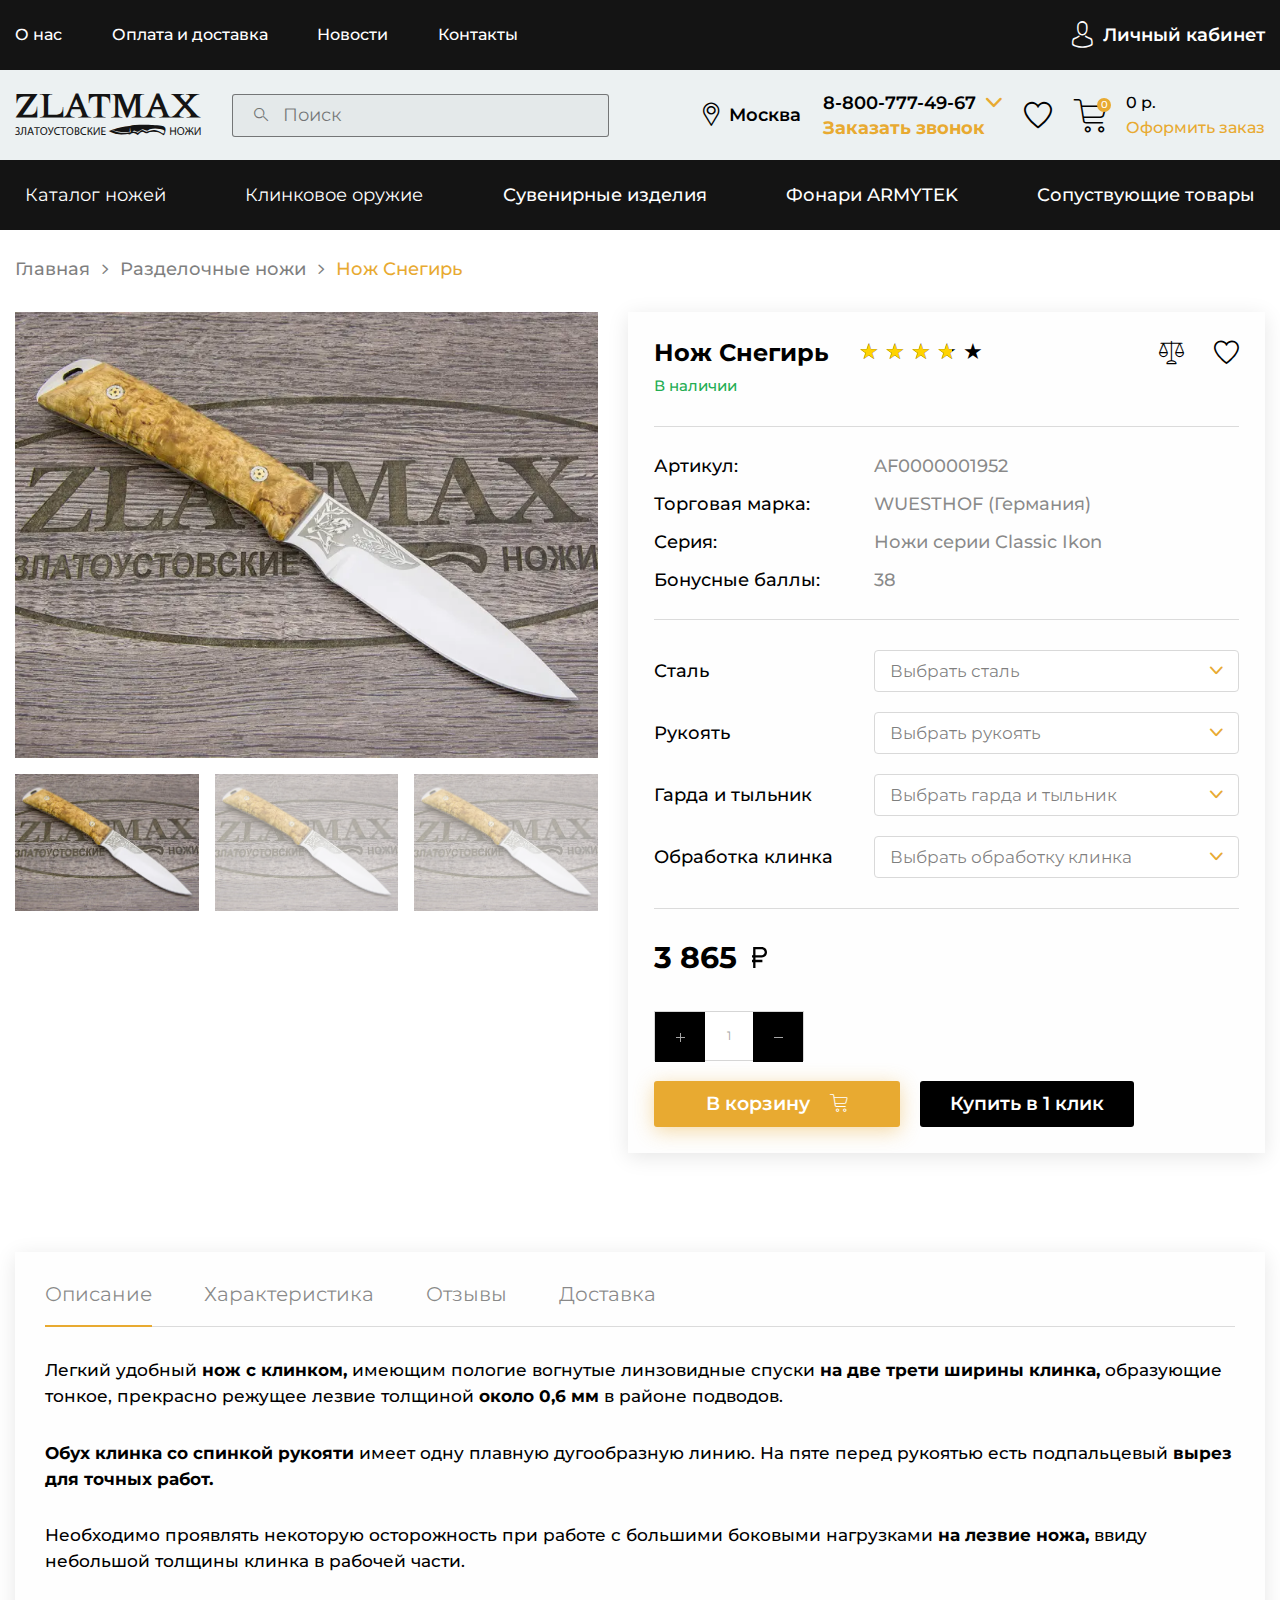
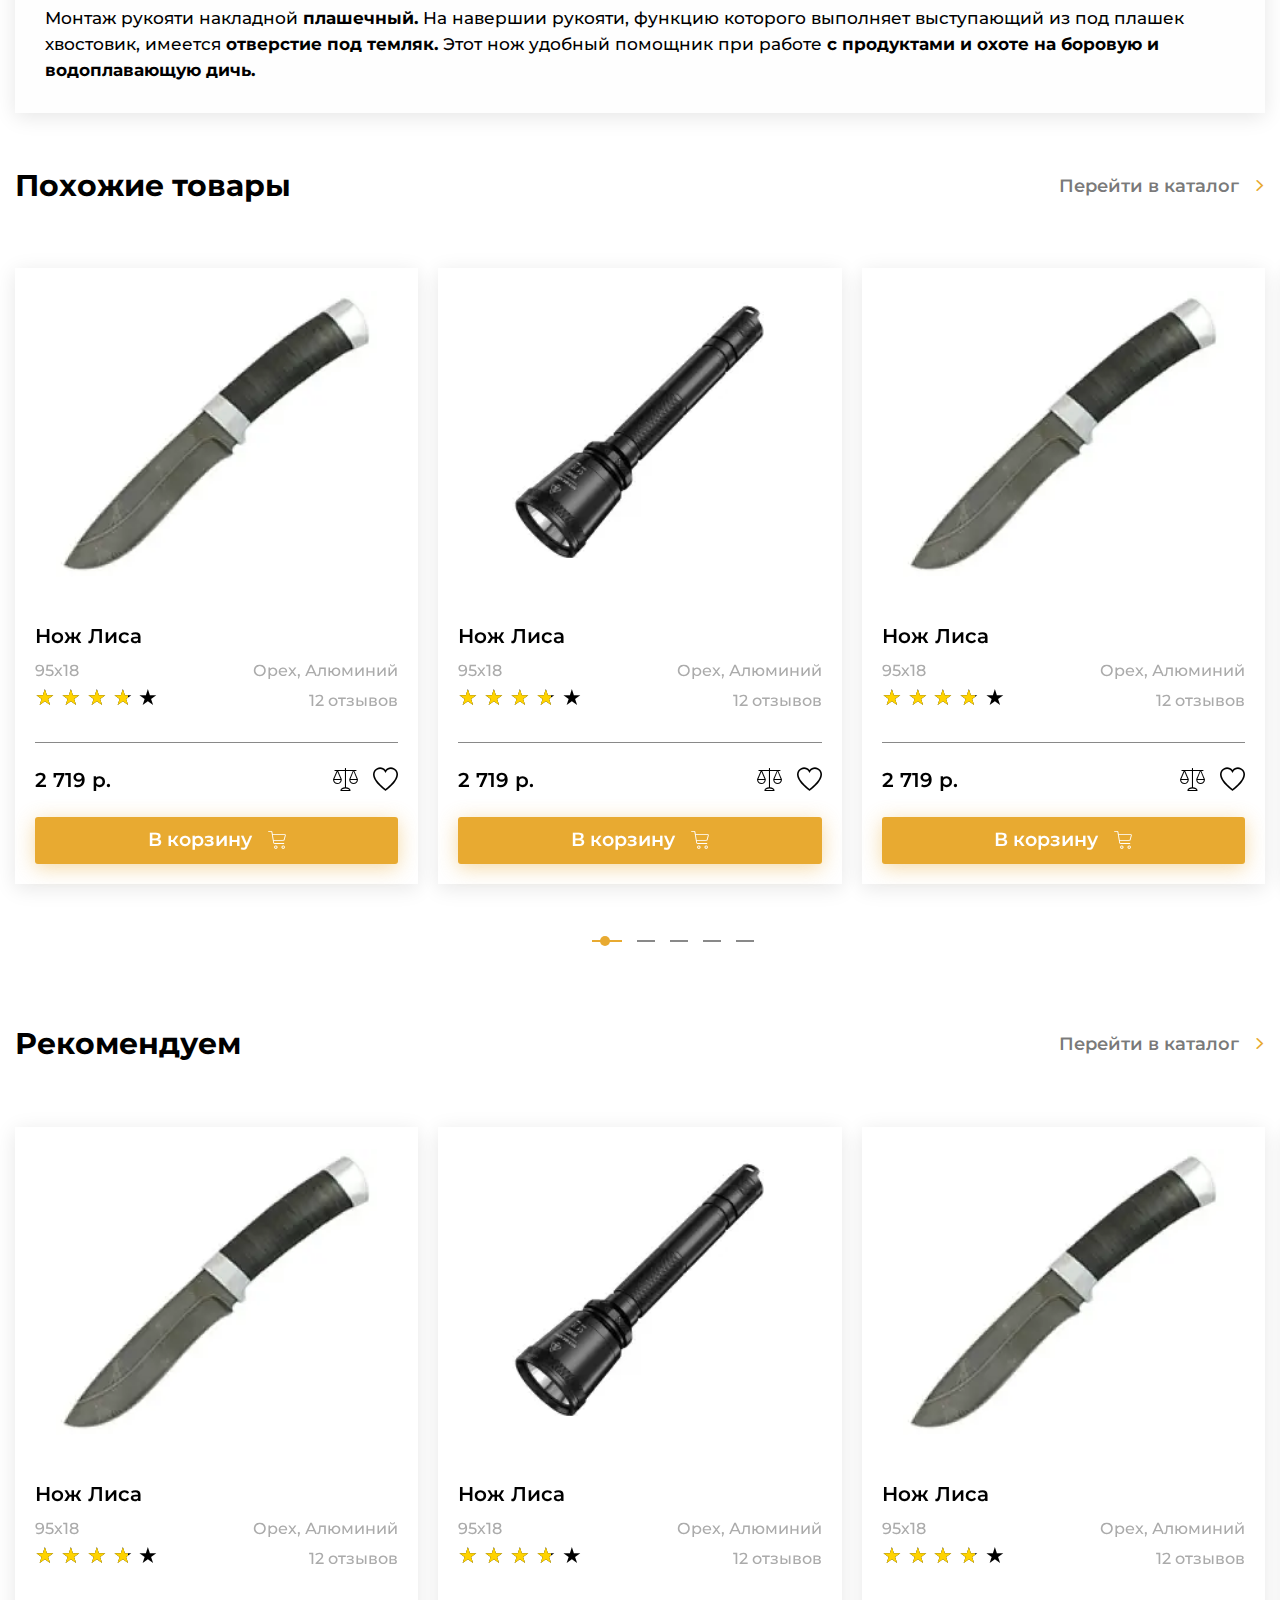
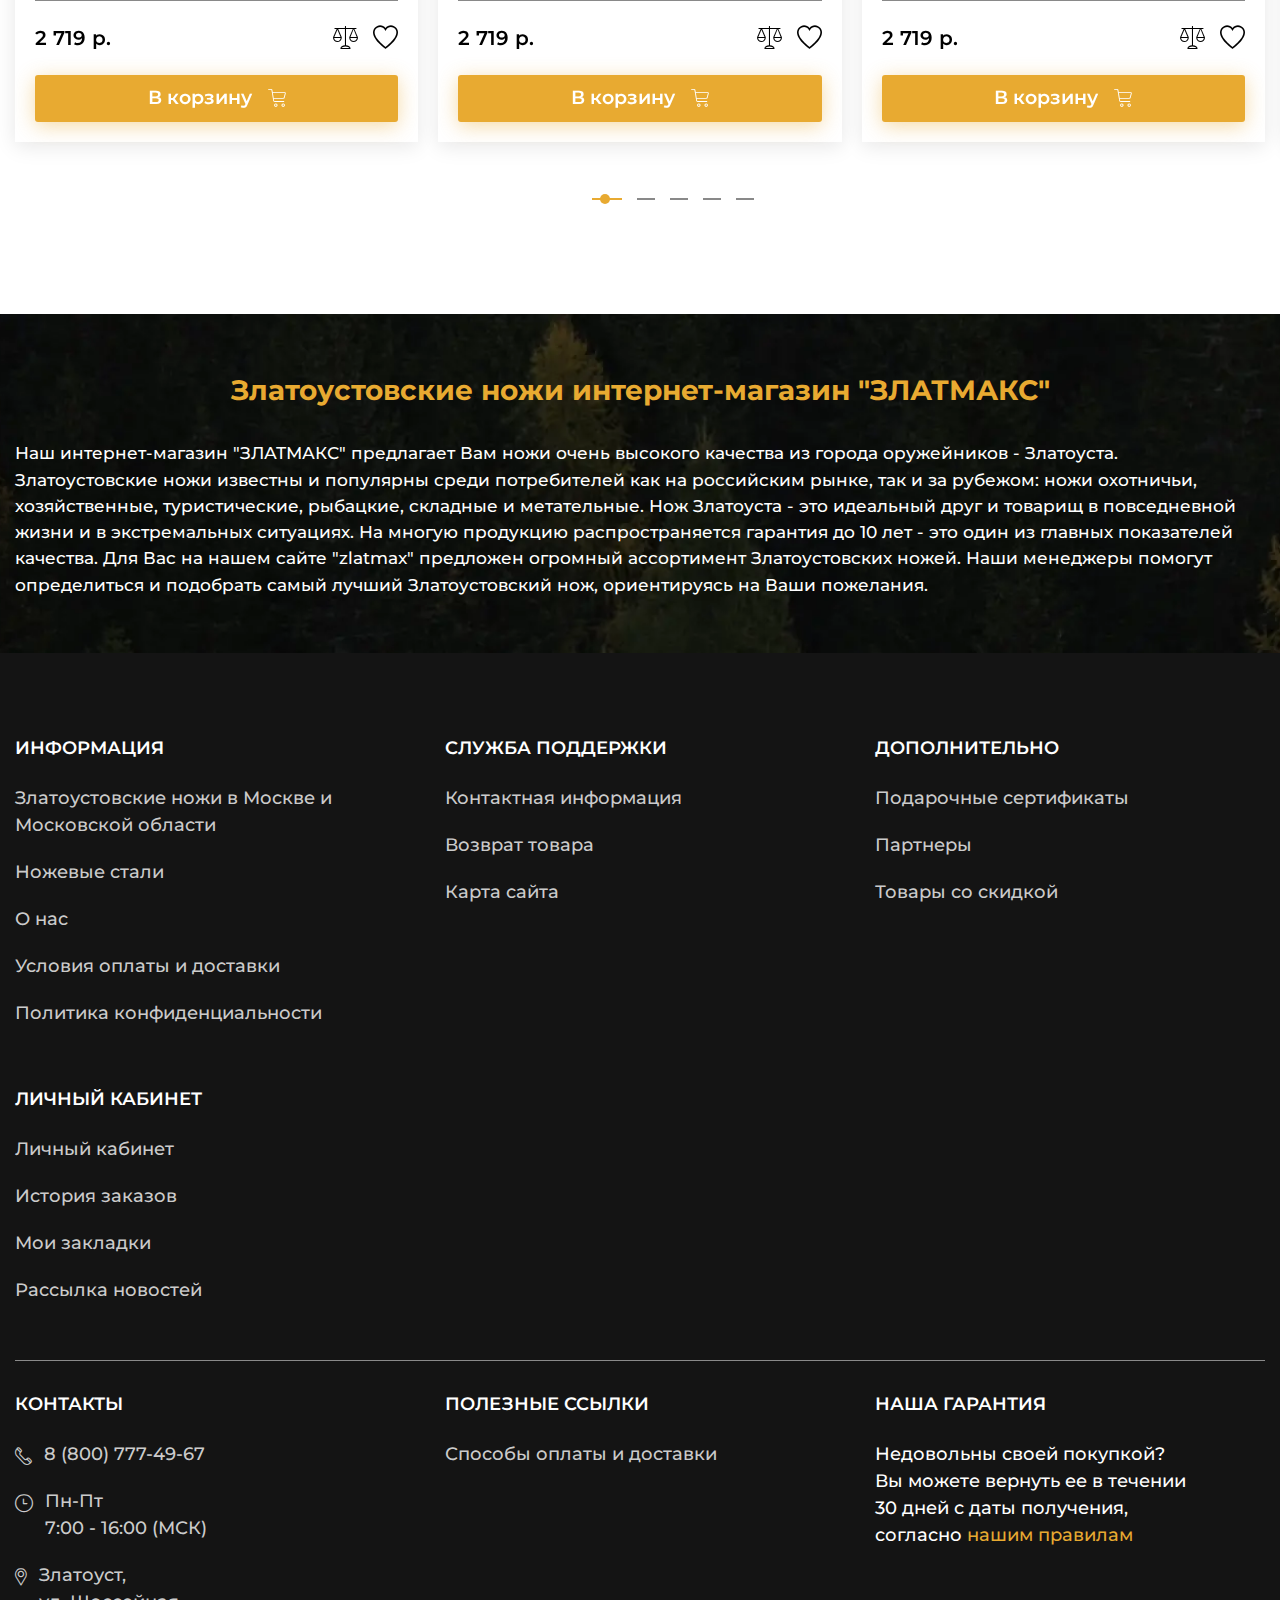
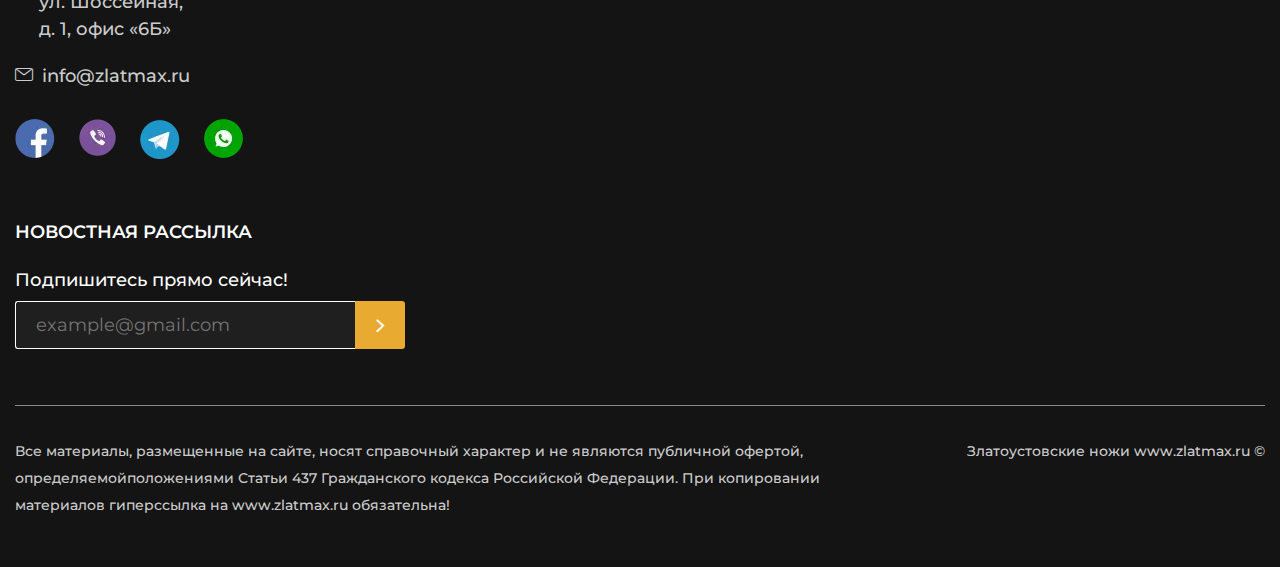
<file: product.html>
<!DOCTYPE html>
<html lang="ru">

<head>
	<title>Карточка товара</title>
	<meta charset="UTF-8">
	<meta name="format-detection" content="telephone=no">
	<!-- <style>body{opacity: 0;}</style> -->
	<link rel="stylesheet" href="css/style.min.css?_v=20220224120712">
	<link rel="shortcut icon" href="favicon.ico">
	<!-- <meta name="robots" content="noindex, nofollow"> -->
	<meta name="viewport" content="width=device-width, initial-scale=1.0">
</head>

<body>
	<div class="wrapper">
		<header class="header">
			<div class="header__top top-header">
				<div class="top-header__container">
					<nav class="top-header__menu menu-top-header">
						<ul data-da=".menu__body, 991.98" class="menu-top-header__list">
							<li class="menu-top-header__item menu-top-header__item_catalog">
								<a href="" class="menu-top-header__link menu-top-header__link_catalog _icon-arrow-bottom">Каталог товаров</a>
							</li>
							<li class="menu-top-header__item"><a href="" class="menu-top-header__link">О нас</a></li>
							<li class="menu-top-header__item"><a href="" class="menu-top-header__link">Оплата и доставка</a></li>
							<li class="menu-top-header__item"><a href="" class="menu-top-header__link">Новости</a></li>
							<li class="menu-top-header__item"><a href="" class="menu-top-header__link">Контакты</a></li>
						</ul>
					</nav>
					<a href="" class="top-header__user _icon-user"><span>Личный кабинет</span></a>
					<nav hidden class="menu">
						<button type="button" class="menu__icon icon-menu"><span></span></button>
						<div class="menu__body"></div>
					</nav>
				</div>
			</div>
			<div class="header__body body-header">
				<div class="body-header__container">
					<a href="" class="body-header__logo"></a>
					<div data-da=".catalog-header__container, 479.98" class="body-header__search">
						<form action="#" class="search-header">
							<button type="submit" class="search-header__button _icon-search"></button>
							<input autocomplete="off" type="text" name="form[]" data-error="Ошибка" placeholder="Поиск" class="search-header__input" />
						</form>
					</div>
					<div class="body-header__actions actions-header">
						<a href="#" class="actions-header__location _icon-location"><span>Москва</span></a>
						<div data-da=".top-header__container, 991.98,first" class="actions-header__phones phones-header">
							<div data-spollers class="phones-header__items">
								<div class="phones-header__item">
									<a href="tel:88007774967" class="phones-header__phone"><span>8-800-777-49-67</span></a>
									<button type="button" data-spoller class="phones-header__arrow _icon-arrow-bottom"></button>
									<ul class="phones-header__list">
										<li><a href="tel:88007774968" class="phones-header__phone">8-800-777-49-68</a></li>
										<li><a href="tel:88007774969" class="phones-header__phone">8-800-777-49-69</a></li>
										<li><a href="tel:88007774970" class="phones-header__phone">8-800-777-49-70</a></li>
									</ul>
								</div>
							</div>

							<button type="button" data-popup="#callback" class="phones-header__callback">Заказать звонок</button>
						</div>
						<a href="" data-da=".top-header__container, 991.98,2" class="actions-header__favorite _icon-favorite"></a>
						<a href="" data-da=".top-header__container, 991.98,2" class="actions-header__cart cart-header">
							<div class="cart-header__icon _icon-cart"><span>0</span></div>
							<div class="cart-header__body">
								<div class="cart-header__summ">0 р.</div>
								<div class="cart-header__link">Оформить заказ</div>
							</div>
						</a>
					</div>
				</div>
			</div>
			<div class="header__catalog catalog-header">
				<div class="catalog-header__container">
					<nav class="catalog-header__menu menu-catalog">
						<button type="button" class="menu-catalog__back _icon-back">Назад</button>
						<ul class="menu-catalog__list">
							<li class="menu-catalog__item">
								<button data-parent="1" class="menu-catalog__link">Каталог ножей</button>
							</li>
							<li class="menu-catalog__item">
								<button data-parent="2" class="menu-catalog__link">Клинковое оружие</button>
							</li>
							<li class="menu-catalog__item">
								<a href="" class="menu-catalog__link">Сувенирные изделия</a>
							</li>
							<li class="menu-catalog__item">
								<a href="" class="menu-catalog__link">Фонари ARMYTEK</a>
							</li>
							<li class="menu-catalog__item">
								<a href="" class="menu-catalog__link">Сопуствующие товары</a>
							</li>
						</ul>
						<div class="menu-catalog__sub-menu sub-menu-catalog">
							<button type="button" class="sub-menu-catalog__back _icon-back">Назад</button>
							<div class="sub-menu-catalog__container">
								<div hidden data-submenu="1" class="sub-menu-catalog__block">
									<div class="sub-menu-catalog__category">
										<a href="" class="sub-menu-catalog__link-category">Категория ножей</a>
									</div>
									<div class="sub-menu-catalog__category">
										<a href="" class="sub-menu-catalog__link-category">Производство ножей</a>
									</div>
									<div class="sub-menu-catalog__category">
										<a href="" class="sub-menu-catalog__link-category">Ножи по маркам стали</a>
									</div>
									<div class="sub-menu-catalog__category">
										<a href="" class="sub-menu-catalog__link-category">Заточка и полировка ножей</a>
									</div>
									<div class="sub-menu-catalog__category">
										<a href="" class="sub-menu-catalog__link-category">Ножевая мастерская</a>
									</div>

									<ul class="sub-menu-catalog__list">
										<li class="sub-menu-catalog__item"><a href="" class="sub-menu-catalog__link">Разделочные ножи</a></li>
										<li class="sub-menu-catalog__item"><a href="" class="sub-menu-catalog__link">Туристические ножи</a></li>
										<li class="sub-menu-catalog__item"><a href="" class="sub-menu-catalog__link">Ножи охотничьи</a></li>
										<li class="sub-menu-catalog__item"><a href="" class="sub-menu-catalog__link">Булатные ножи</a></li>
										<li class="sub-menu-catalog__item"><a href="" class="sub-menu-catalog__link">Ножи из дамаска</a></li>
										<li class="sub-menu-catalog__item"><a href="" class="sub-menu-catalog__link">Тактического назначения</a></li>
										<li class="sub-menu-catalog__item"><a href="" class="sub-menu-catalog__link">Метательные ножи</a></li>
										<li class="sub-menu-catalog__item"><a href="" class="sub-menu-catalog__link">Мачете и кукри</a></li>
										<li class="sub-menu-catalog__item"><a href="" class="sub-menu-catalog__link">Ножи кухонные</a></li>
									</ul>
									<ul class="sub-menu-catalog__list">
										<li class="sub-menu-catalog__item"><a href="" class="sub-menu-catalog__link">Ножи АИР</a></li>
										<li class="sub-menu-catalog__item"><a href="" class="sub-menu-catalog__link">Ножи ЗИК</a></li>
										<li class="sub-menu-catalog__item"><a href="" class="sub-menu-catalog__link">Ножи ЗЗОСС</a></li>
										<li class="sub-menu-catalog__item"><a href="" class="sub-menu-catalog__link">Ножи РОСоружие</a></li>
										<li class="sub-menu-catalog__item"><a href="" class="sub-menu-catalog__link">Ножи Оружейник</a></li>
										<li class="sub-menu-catalog__item"><a href="" class="sub-menu-catalog__link">Булат Сергея Баранова</a></li>
										<li class="sub-menu-catalog__item"><a href="" class="sub-menu-catalog__link">Булат Андрея Умерова</a></li>
										<li class="sub-menu-catalog__item"><a href="" class="sub-menu-catalog__link">Ножи Златко</a></li>
										<li class="sub-menu-catalog__item"><a href="" class="sub-menu-catalog__link">Ножи Стиль-М</a></li>
										<li class="sub-menu-catalog__item"><a href="" class="sub-menu-catalog__link">Оружейная компания</a></li>
									</ul>
									<ul class="sub-menu-catalog__list">
										<li class="sub-menu-catalog__item"><a href="" class="sub-menu-catalog__link">Ножи из стали 40х102С2М</a></li>
										<li class="sub-menu-catalog__item"><a href="" class="sub-menu-catalog__link">Ножи из стали 95х18</a></li>
										<li class="sub-menu-catalog__item"><a href="" class="sub-menu-catalog__link">Ножи из стали 100х13м</a></li>
										<li class="sub-menu-catalog__item"><a href="" class="sub-menu-catalog__link">Ножи из стали 110х18м-ШД</a></li>
										<li class="sub-menu-catalog__item"><a href="" class="sub-menu-catalog__link">Ножи из стали ЭИ-107 ТЦ</a></li>
										<li class="sub-menu-catalog__item"><a href="" class="sub-menu-catalog__link">Ножи из стали 50х14МФ</a></li>
										<li class="sub-menu-catalog__item"><a href="" class="sub-menu-catalog__link">Ножи из стали AUS-8</a></li>
										<li class="sub-menu-catalog__item"><a href="" class="sub-menu-catalog__link">Ножи из стали К340</a></li>
										<li class="sub-menu-catalog__item"><a href="" class="sub-menu-catalog__link">Ножи из стали M390</a></li>
										<li class="sub-menu-catalog__item"><a href="" class="sub-menu-catalog__link">Ножи из стали ЭП-766</a></li>
									</ul>
									<ul class="sub-menu-catalog__list">
										<li class="sub-menu-catalog__item"><a href="" class="sub-menu-catalog__link">Паста ГОИ</a></li>
										<li class="sub-menu-catalog__item"><a href="" class="sub-menu-catalog__link">Алмазная паста</a></li>
										<li class="sub-menu-catalog__item"><a href="" class="sub-menu-catalog__link">Бруски и камни для заточки</a></li>
										<li class="sub-menu-catalog__item"><a href="" class="sub-menu-catalog__link">Заточные системы</a></li>
									</ul>
									<ul class="sub-menu-catalog__list">
										<li class="sub-menu-catalog__item"><a href="" class="sub-menu-catalog__link">Ножевые клинки</a></li>
										<li class="sub-menu-catalog__item"><a href="" class="sub-menu-catalog__link">Заготовки для ножей</a></li>
										<li class="sub-menu-catalog__item"><a href="" class="sub-menu-catalog__link">Литье для ножей</a></li>
										<li class="sub-menu-catalog__item"><a href="" class="sub-menu-catalog__link">Материалы для рукоятей</a></li>
										<li class="sub-menu-catalog__item"><a href="" class="sub-menu-catalog__link">Уход за рукоятиями ножей</a></li>
									</ul>
									<div class="sub-menu-catalog__footer">
										<a href="" class="sub-menu-catalog__all">Смотреть все</a>
									</div>
									<div class="sub-menu-catalog__footer">
										<a href="" class="sub-menu-catalog__all">Смотреть все</a>
									</div>
									<div class="sub-menu-catalog__footer">
										<a href="" class="sub-menu-catalog__all">Смотреть все</a>
									</div>
									<div class="sub-menu-catalog__footer">
										<a href="" class="sub-menu-catalog__all">Смотреть все</a>
									</div>
									<div class="sub-menu-catalog__footer">
										<a href="" class="sub-menu-catalog__all">Смотреть все</a>
									</div>
								</div>

								<div hidden data-submenu="2" class="sub-menu-catalog__block">
									<div class="sub-menu-catalog__category">
										<a href="" class="sub-menu-catalog__link-category">Категория ножей</a>
									</div>
									<div class="sub-menu-catalog__category">
										<a href="" class="sub-menu-catalog__link-category">Производство ножей</a>
									</div>
									<div class="sub-menu-catalog__category">
										<a href="" class="sub-menu-catalog__link-category">Ножи по маркам стали</a>
									</div>

									<ul class="sub-menu-catalog__list">
										<li class="sub-menu-catalog__item"><a href="" class="sub-menu-catalog__link">Разделочные ножи</a></li>
										<li class="sub-menu-catalog__item"><a href="" class="sub-menu-catalog__link">Туристические ножи</a></li>
										<li class="sub-menu-catalog__item"><a href="" class="sub-menu-catalog__link">Ножи охотничьи</a></li>
										<li class="sub-menu-catalog__item"><a href="" class="sub-menu-catalog__link">Булатные ножи</a></li>
										<li class="sub-menu-catalog__item"><a href="" class="sub-menu-catalog__link">Ножи из дамаска</a></li>
										<li class="sub-menu-catalog__item"><a href="" class="sub-menu-catalog__link">Тактического назначения</a></li>
										<li class="sub-menu-catalog__item"><a href="" class="sub-menu-catalog__link">Метательные ножи</a></li>
										<li class="sub-menu-catalog__item"><a href="" class="sub-menu-catalog__link">Мачете и кукри</a></li>
										<li class="sub-menu-catalog__item"><a href="" class="sub-menu-catalog__link">Ножи кухонные</a></li>
									</ul>
									<ul class="sub-menu-catalog__list">
										<li class="sub-menu-catalog__item"><a href="" class="sub-menu-catalog__link">Ножи АИР</a></li>
										<li class="sub-menu-catalog__item"><a href="" class="sub-menu-catalog__link">Ножи ЗИК</a></li>
										<li class="sub-menu-catalog__item"><a href="" class="sub-menu-catalog__link">Ножи ЗЗОСС</a></li>
										<li class="sub-menu-catalog__item"><a href="" class="sub-menu-catalog__link">Ножи РОСоружие</a></li>
										<li class="sub-menu-catalog__item"><a href="" class="sub-menu-catalog__link">Ножи Оружейник</a></li>
										<li class="sub-menu-catalog__item"><a href="" class="sub-menu-catalog__link">Булат Сергея Баранова</a></li>
										<li class="sub-menu-catalog__item"><a href="" class="sub-menu-catalog__link">Булат Андрея Умерова</a></li>
										<li class="sub-menu-catalog__item"><a href="" class="sub-menu-catalog__link">Ножи Златко</a></li>
										<li class="sub-menu-catalog__item"><a href="" class="sub-menu-catalog__link">Ножи Стиль-М</a></li>
										<li class="sub-menu-catalog__item"><a href="" class="sub-menu-catalog__link">Оружейная компания</a></li>
									</ul>
									<ul class="sub-menu-catalog__list">
										<li class="sub-menu-catalog__item"><a href="" class="sub-menu-catalog__link">Ножи из стали 40х102С2М</a></li>
										<li class="sub-menu-catalog__item"><a href="" class="sub-menu-catalog__link">Ножи из стали 95х18</a></li>
										<li class="sub-menu-catalog__item"><a href="" class="sub-menu-catalog__link">Ножи из стали 100х13м</a></li>
										<li class="sub-menu-catalog__item"><a href="" class="sub-menu-catalog__link">Ножи из стали 110х18м-ШД</a></li>
										<li class="sub-menu-catalog__item"><a href="" class="sub-menu-catalog__link">Ножи из стали ЭИ-107 ТЦ</a></li>
										<li class="sub-menu-catalog__item"><a href="" class="sub-menu-catalog__link">Ножи из стали 50х14МФ</a></li>
										<li class="sub-menu-catalog__item"><a href="" class="sub-menu-catalog__link">Ножи из стали AUS-8</a></li>
										<li class="sub-menu-catalog__item"><a href="" class="sub-menu-catalog__link">Ножи из стали К340</a></li>
										<li class="sub-menu-catalog__item"><a href="" class="sub-menu-catalog__link">Ножи из стали M390</a></li>
										<li class="sub-menu-catalog__item"><a href="" class="sub-menu-catalog__link">Ножи из стали ЭП-766</a></li>
									</ul>

									<div class="sub-menu-catalog__footer">
										<a href="" class="sub-menu-catalog__all">Смотреть все</a>
									</div>
									<div class="sub-menu-catalog__footer">
										<a href="" class="sub-menu-catalog__all">Смотреть все</a>
									</div>
									<div class="sub-menu-catalog__footer">
										<a href="" class="sub-menu-catalog__all">Смотреть все</a>
									</div>
								</div>
							</div>
						</div>
					</nav>
				</div>
			</div>
		</header>

		<main class="page page_inner">
			<section class="page__header">
				<div class="page__container">
					<nav class="page__breadcrumbs breadcrumbs">
						<ul class="breadcrumbs__list">
							<li class="breadcrumbs__item">
								<a href="#" class="breadcrumbs__link">Главная</a>
							</li>
							<li class="breadcrumbs__item">
								<a href="#" class="breadcrumbs__link">Разделочные ножи</a>
							</li>
							<li class="breadcrumbs__item">
								<span class="breadcrumbs__current">Нож Снегирь</span>
							</li>
						</ul>
					</nav>
				</div>
			</section>
			<section class="product">
				<div class="product__container">
					<div class="product__main main-product">
						<div class="main-product__images images-product">
							<div class="images-product__slider">
								<div class="images-product__swiper">
									<div class="images-product__slide-ibg">
										<picture><source srcset="img/phoduct/01.webp"type="image/webp"><img src="img/phoduct/01.jpg" alt="" /></picture>
									</div>
									<div class="images-product__slide-ibg">
										<picture><source srcset="img/phoduct/01.webp"type="image/webp"><img src="img/phoduct/01.jpg" alt="" /></picture>
									</div>
									<div class="images-product__slide-ibg">
										<picture><source srcset="img/phoduct/01.webp"type="image/webp"><img src="img/phoduct/01.jpg" alt="" /></picture>
									</div>
									<div class="images-product__slide-ibg">
										<picture><source srcset="img/phoduct/01.webp"type="image/webp"><img src="img/phoduct/01.jpg" alt="" /></picture>
									</div>
									<div class="images-product__slide-ibg">
										<picture><source srcset="img/phoduct/01.webp"type="image/webp"><img src="img/phoduct/01.jpg" alt="" /></picture>
									</div>
								</div>
							</div>
							<div class="images-product__thumbs thumbs-images">
								<div class="thumbs-images__swiper">
									<div class="thumbs-images__slide-ibg">
										<picture><source srcset="img/phoduct/01.webp"type="image/webp"><img src="img/phoduct/01.jpg" alt="" /></picture>
									</div>
									<div class="thumbs-images__slide-ibg">
										<picture><source srcset="img/phoduct/01.webp"type="image/webp"><img src="img/phoduct/01.jpg" alt="" /></picture>
									</div>
									<div class="thumbs-images__slide-ibg">
										<picture><source srcset="img/phoduct/01.webp"type="image/webp"><img src="img/phoduct/01.jpg" alt="" /></picture>
									</div>
									<div class="thumbs-images__slide-ibg">
										<picture><source srcset="img/phoduct/01.webp"type="image/webp"><img src="img/phoduct/01.jpg" alt="" /></picture>
									</div>
									<div class="thumbs-images__slide-ibg">
										<picture><source srcset="img/phoduct/01.webp"type="image/webp"><img src="img/phoduct/01.jpg" alt="" /></picture>
									</div>
								</div>
							</div>
						</div>
						<div class="main-product__body body-product">
							<div class="body-product__header header-product">
								<div class="header-product__line">
									<h1 class="header-product__title">Нож Снегирь</h1>
									<div class="header-product__rating rating rating_set">
										<div class="rating__body">
											<div class="rating__active"></div>
											<div class="rating__items">
												<input type="radio" class="rating__item" value="1" name="rating" />
												<input type="radio" class="rating__item" value="2" name="rating" />
												<input type="radio" class="rating__item" value="3" name="rating" />
												<input type="radio" class="rating__item" value="4" name="rating" />
												<input type="radio" class="rating__item" value="5" name="rating" />
											</div>
										</div>
										<div class="rating__value">3.6</div>
									</div>
									<a href="" class="header-product__link _icon-compare"></a>
									<a href="" class="header-product__link _icon-favorite"></a>
								</div>

								<div class="header-product__status">
									<span>В наличии</span>
								</div>
							</div>
							<div class="body-product__table table-product">
								<div class="table-product__label">Артикул:</div>
								<div class="table-product__value">AF0000001952</div>
								<div class="table-product__label">Торговая марка:</div>
								<div class="table-product__value">WUESTHOF (Германия)</div>
								<div class="table-product__label">Серия:</div>
								<div class="table-product__value">Ножи серии Classic Ikon</div>
								<div class="table-product__label">Бонусные баллы:</div>
								<div class="table-product__value">38</div>
							</div>
							<div class="body-product__options options-product">
								<div class="options-product__label">Сталь</div>
								<div class="options-product__value">
									<select name="form[]" class="options">
										<option value="1" selected>Выбрать сталь</option>
										<option value="2">Пункт №2</option>
										<option value="3">Пункт №3</option>
										<option value="4">Пункт №4</option>
									</select>
								</div>
								<div class="options-product__label">Рукоять</div>
								<div class="options-product__value">
									<select name="form[]" class="options">
										<option value="1" selected>Выбрать рукоять</option>
										<option value="2">Пункт №2</option>
										<option value="3">Пункт №3</option>
										<option value="4">Пункт №4</option>
									</select>
								</div>
								<div class="options-product__label">Гарда и тыльник</div>
								<div class="options-product__value">
									<select name="form[]" class="options">
										<option value="1" selected>Выбрать гарда и тыльник</option>
										<option value="2">Пункт №2</option>
										<option value="3">Пункт №3</option>
										<option value="4">Пункт №4</option>
									</select>
								</div>
								<div class="options-product__label">Обработка клинка</div>
								<div class="options-product__value">
									<select name="form[]" class="options">
										<option value="1" selected>Выбрать обработку клинка</option>
										<option value="2">Пункт №2</option>
										<option value="3">Пункт №3</option>
										<option value="4">Пункт №4</option>
									</select>
								</div>
							</div>
							<div class="body-product__actions actions-product">
								<div class="actions-product__price">3 865</div>
								<div class="actions-product__row">
									<div class="actions-product__quantity quantity">
										<button type="button" class="quantity__button quantity__button_plus"></button>
										<div class="quantity__input">
											<input autocomplete="off" type="text" name="form[]" value="1" />
										</div>
										<button type="button" class="quantity__button quantity__button_minus"></button>
									</div>
									<div class="actions-product__buttons">
										<div class="actions-product__cart button"><span class="_icon-cart">В корзину</span></div>
										<div class="actions-product__button button button_black">Купить в 1 клик</div>
									</div>
								</div>
							</div>
						</div>
					</div>
					<div data-tabs="992" class="product__info product-info">
						<nav data-tabs-titles class="product-info__navigation">
							<button type="submit" class="product-info__title _tab-active">Описание</button>
							<button type="submit" class="product-info__title">Характеристика</button>
							<button type="submit" class="product-info__title">Отзывы</button>
							<button type="submit" class="product-info__title">Доставка</button>
						</nav>
						<div data-tabs-body class="product-info__content">
							<div class="product-info__body">
								<p>
									Легкий удобный <span>нож с клинком,</span> имеющим пологие вогнутые линзовидные спуски
									<span>на две трети ширины клинка,</span> образующие тонкое, прекрасно режущее лезвие толщиной <span>около 0,6 мм</span> в районе
									подводов.
								</p>
								<p>
									<span>Обух клинка со спинкой рукояти</span> имеет одну плавную дугообразную линию. На пяте перед рукоятью есть подпальцевый
									<span> вырез для точных работ.</span>
								</p>
								<p>
									Необходимо проявлять некоторую осторожность при работе с большими боковыми нагрузками <span>на лезвие ножа,</span> ввиду небольшой
									толщины клинка в рабочей части.
								</p>
								<p>
									Монтаж рукояти накладной <span>плашечный.</span> На навершии рукояти, функцию которого выполняет выступающий из под плашек
									хвостовик, имеется <span>отверстие под темляк.</span> Этот нож удобный помощник при работе
									<span> с продуктами и охоте на боровую и водоплавающую дичь.</span>
								</p>
							</div>
							<div class="product-info__body">
								<div class="product-info__specifications specifications-product">
									<div class="specifications-product__item">
										<h4 class="specifications-product__title">Технические характеристики</h4>
										<div class="specifications-product__table">
											<div class="specifications-product__label">Общая длина, мм:</div>
											<div class="specifications-product__value">227</div>
											<div class="specifications-product__label">Длина клинка, мм:</div>
											<div class="specifications-product__value">112</div>
											<div class="specifications-product__label">Ширина клинка, мм:</div>
											<div class="specifications-product__value">24</div>
											<div class="specifications-product__label">Толщина обуха, мм:</div>
											<div class="specifications-product__value">2.9</div>
										</div>
									</div>
									<div class="specifications-product__item">
										<h4 class="specifications-product__title">Используемые материалы</h4>
										<div class="specifications-product__table">
											<div class="specifications-product__label">Сталь:</div>
											<div class="specifications-product__value">95Х18</div>
											<div class="specifications-product__label">Рукоять:</div>
											<div class="specifications-product__value">Накладки карельская береза</div>
										</div>
									</div>
									<div class="specifications-product__item">
										<h4 class="specifications-product__title">Производство</h4>
										<div class="specifications-product__table">
											<div class="specifications-product__label">Производство:</div>
											<div class="specifications-product__value">АиР</div>
										</div>
									</div>
								</div>
							</div>
							<div class="product-info__body">
								<div class="product-info__feedback feedback-product">
									<div class="feedback-product__item">
										<div class="feedback-product__img">
											<picture><source srcset="img/feedback/01.webp"type="image/webp"><img src="img/feedback/01.jpg" alt="" /></picture>
										</div>
										<div class="feedback-product__content">
											<div class="feedback-product__title">
												<div class="feedback-product__name">Никита Панков</div>
												<div class="feedback-product__date">29.06.2019</div>
											</div>
											<div class="feedback-product__rating rating rating_set">
												<div class="rating__body">
													<div class="rating__active"></div>
													<div class="rating__items">
														<input type="radio" class="rating__item" value="1" name="rating" />
														<input type="radio" class="rating__item" value="2" name="rating" />
														<input type="radio" class="rating__item" value="3" name="rating" />
														<input type="radio" class="rating__item" value="4" name="rating" />
														<input type="radio" class="rating__item" value="5" name="rating" />
													</div>
												</div>
												<div class="rating__value">3.6</div>
											</div>
											<div class="feedback-product__message">
												<p>
													Lorem ipsum dolor sit amet, consectetur adipiscing elit. Tortor luctus et consectetur augue. Dolor egestas nunc
													pellentesque hac fringilla. Enim hac scelerisque eu tellus feugiat vel. Ut ac nec eleifend fermentum dictum ullamcorper
													phasellus at sed.
												</p>
											</div>
											<div class="feedback-product__footer">
												<button type="submit" class="feedback-product__button">Ответить</button>
												<a href="#" class="feedback-product__favorite _icon-favorite"></a>
											</div>
										</div>
									</div>
									<div class="feedback-product__item">
										<div class="feedback-product__img">
											<picture><source srcset="img/feedback/02.webp"type="image/webp"><img src="img/feedback/02.jpg" alt="" /></picture>
										</div>
										<div class="feedback-product__content">
											<div class="feedback-product__title">
												<div class="feedback-product__name">Cаша Осийчук</div>
												<div class="feedback-product__date">29.06.2019</div>
											</div>
											<div class="feedback-product__rating rating rating_set">
												<div class="rating__body">
													<div class="rating__active"></div>
													<div class="rating__items">
														<input type="radio" class="rating__item" value="1" name="rating" />
														<input type="radio" class="rating__item" value="2" name="rating" />
														<input type="radio" class="rating__item" value="3" name="rating" />
														<input type="radio" class="rating__item" value="4" name="rating" />
														<input type="radio" class="rating__item" value="5" name="rating" />
													</div>
												</div>
												<div class="rating__value">3.6</div>
											</div>
											<div class="feedback-product__message">
												<p>
													Lorem ipsum dolor sit amet, consectetur adipiscing elit. Tortor luctus et consectetur augue. Dolor egestas nunc
													pellentesque hac fringilla. Enim hac scelerisque eu tellus feugiat vel. Ut ac nec eleifend fermentum dictum ullamcorper
													phasellus at sed.
												</p>
											</div>
											<div class="feedback-product__footer">
												<button type="submit" class="feedback-product__button">Ответить</button>
												<a href="#" class="feedback-product__favorite _icon-favorite"></a>
											</div>
										</div>
									</div>
								</div>
							</div>
							<div class="product-info__body">
								<div class="product-info__delivery delivery-product">
									<div class="delivery-product__options">
										<div class="delivery-product__label">Ваша страна</div>
										<div class="delivery-product__value">
											<select name="form[]" class="delivery">
												<option value="1" selected>Россия</option>
												<option value="2">Украина</option>
												<option value="3">Белорусь</option>
												<option value="4">Казахстан</option>
											</select>
										</div>
										<div class="delivery-product__label">Ваш город</div>
										<div class="delivery-product__value">
											<select name="form[]" class="delivery">
												<option value="1" selected>Москва</option>
												<option value="2">Краснодар</option>
												<option value="3">Ростов</option>
												<option value="4">Казань</option>
											</select>
										</div>
									</div>
									<div class="delivery-product__item">
										<div class="delivery-product__box">
											<div class="delivery-product__logo">
												<picture><source srcset="img/delivery-logo.webp"type="image/webp"><img src="img/delivery-logo.png" alt="Картинка" /></picture>
											</div>
											<div class="delivery-product__name">Почта России</div>
										</div>
										<div class="delivery-product__box">
											<div class="delivery-product__day">5-8 дней</div>
											<div class="delivery-product__price">300</div>
										</div>
									</div>
								</div>
							</div>
						</div>
					</div>
				</div>
			</section>

			<section class="page__similar-products similar-products">
				<div class="products-slider">
					<div class="products-slider__container">
						<div class="products-slider__header">
							<h2 class="products-slider__title">Похожие товары</h2>
							<a href="#" class="products-slider__more">Перейти в каталог</a>
						</div>
						<div class="products-slider__slider">
							<div class="products-slider__swiper">
								<div class="products-slider__slide">
									<article class="product-card">
										<a href="" class="product-card__image">
											<span class="product-card__item-image-ibg product-card__item-image-ibg_contain">
												<picture><source srcset="img/product-card/image.webp"type="image/webp"><img src="img/product-card/image.jpg" alt="Картинка " /></picture>
											</span>
										</a>
										<div class="product-card__body">
											<h4 class="product-card__title">
												<a href="" class="product-card__link-title">Нож Лиса</a>
											</h4>
											<div class="product-card__info info-products-card">
												<div class="info-product-card__size">95х18</div>
												<div class="info-product-card__materials">Орех, Алюминий</div>
											</div>
											<div class="product-card__rating rating rating_set">
												<div class="rating__body">
													<div class="rating__active"></div>
													<div class="rating__items">
														<input type="radio" class="rating__item" value="1" name="rating" />
														<input type="radio" class="rating__item" value="2" name="rating" />
														<input type="radio" class="rating__item" value="3" name="rating" />
														<input type="radio" class="rating__item" value="4" name="rating" />
														<input type="radio" class="rating__item" value="5" name="rating" />
													</div>
												</div>
												<div class="rating__value">3.6</div>
												<div class="rating__info">12 отзывов</div>
											</div>
											<div class="product-card__footer">
												<div class="product-card__price">2 719 р.</div>
												<a href="" class="product-card__compare _icon-compare"></a>
												<a href="" class="product-card__favorite _icon-favorite"></a>
											</div>
											<button type="button" class="product-card__cart button"><span class="_icon-cart">В корзину</span></button>
										</div>
									</article>
								</div>
								<div class="products-slider__slide">
									<article class="product-card">
										<a href="" class="product-card__image">
											<span class="product-card__item-image-ibg product-card__item-image-ibg_contain">
												<picture><source srcset="img/product-card/image-02.webp"type="image/webp"><img src="img/product-card/image-02.jpg" alt="Картинка " /></picture>
											</span>
										</a>
										<div class="product-card__body">
											<h4 class="product-card__title">
												<a href="" class="product-card__link-title">Нож Лиса</a>
											</h4>
											<div class="product-card__info info-products-card">
												<div class="info-product-card__size">95х18</div>
												<div class="info-product-card__materials">Орех, Алюминий</div>
											</div>
											<div class="product-card__rating rating rating_set">
												<div class="rating__body">
													<div class="rating__active"></div>
													<div class="rating__items">
														<input type="radio" class="rating__item" value="1" name="rating" />
														<input type="radio" class="rating__item" value="2" name="rating" />
														<input type="radio" class="rating__item" value="3" name="rating" />
														<input type="radio" class="rating__item" value="4" name="rating" />
														<input type="radio" class="rating__item" value="5" name="rating" />
													</div>
												</div>
												<div class="rating__value">3.6</div>
												<div class="rating__info">12 отзывов</div>
											</div>
											<div class="product-card__footer">
												<div class="product-card__price">2 719 р.</div>
												<a href="" class="product-card__compare _icon-compare"></a>
												<a href="" class="product-card__favorite _icon-favorite"></a>
											</div>
											<button type="button" class="product-card__cart button"><span class="_icon-cart">В корзину</span></button>
										</div>
									</article>
								</div>
								<div class="products-slider__slide">
									<article class="product-card">
										<a href="" class="product-card__image">
											<span class="product-card__item-image-ibg product-card__item-image-ibg_contain">
												<picture><source srcset="img/product-card/image.webp"type="image/webp"><img src="img/product-card/image.jpg" alt="Картинка " /></picture>
											</span>
										</a>
										<div class="product-card__body">
											<h4 class="product-card__title">
												<a href="" class="product-card__link-title">Нож Лиса</a>
											</h4>
											<div class="product-card__info info-products-card">
												<div class="info-product-card__size">95х18</div>
												<div class="info-product-card__materials">Орех, Алюминий</div>
											</div>
											<div class="product-card__rating rating rating_set">
												<div class="rating__body">
													<div class="rating__active"></div>
													<div class="rating__items">
														<input type="radio" class="rating__item" value="1" name="rating" />
														<input type="radio" class="rating__item" value="2" name="rating" />
														<input type="radio" class="rating__item" value="3" name="rating" />
														<input type="radio" class="rating__item" value="4" name="rating" />
														<input type="radio" class="rating__item" value="5" name="rating" />
													</div>
												</div>
												<div class="rating__value">3.6</div>
												<div class="rating__info">12 отзывов</div>
											</div>
											<div class="product-card__footer">
												<div class="product-card__price">2 719 р.</div>
												<a href="" class="product-card__compare _icon-compare"></a>
												<a href="" class="product-card__favorite _icon-favorite"></a>
											</div>
											<button type="button" class="product-card__cart button"><span class="_icon-cart">В корзину</span></button>
										</div>
									</article>
								</div>
								<div class="products-slider__slide">
									<article class="product-card">
										<a href="" class="product-card__image">
											<span class="product-card__item-image-ibg product-card__item-image-ibg_contain">
												<picture><source srcset="img/product-card/image-02.webp"type="image/webp"><img src="img/product-card/image-02.jpg" alt="Картинка " /></picture>
											</span>
										</a>
										<div class="product-card__body">
											<h4 class="product-card__title">
												<a href="" class="product-card__link-title">Нож Лиса</a>
											</h4>
											<div class="product-card__info info-products-card">
												<div class="info-product-card__size">95х18</div>
												<div class="info-product-card__materials">Орех, Алюминий</div>
											</div>
											<div class="product-card__rating rating rating_set">
												<div class="rating__body">
													<div class="rating__active"></div>
													<div class="rating__items">
														<input type="radio" class="rating__item" value="1" name="rating" />
														<input type="radio" class="rating__item" value="2" name="rating" />
														<input type="radio" class="rating__item" value="3" name="rating" />
														<input type="radio" class="rating__item" value="4" name="rating" />
														<input type="radio" class="rating__item" value="5" name="rating" />
													</div>
												</div>
												<div class="rating__value">3.6</div>
												<div class="rating__info">12 отзывов</div>
											</div>
											<div class="product-card__footer">
												<div class="product-card__price">2 719 р.</div>
												<a href="" class="product-card__compare _icon-compare"></a>
												<a href="" class="product-card__favorite _icon-favorite"></a>
											</div>
											<button type="button" class="product-card__cart button"><span class="_icon-cart">В корзину</span></button>
										</div>
									</article>
								</div>
								<div class="products-slider__slide">
									<article class="product-card">
										<a href="" class="product-card__image">
											<span class="product-card__item-image-ibg product-card__item-image-ibg_contain">
												<picture><source srcset="img/product-card/image.webp"type="image/webp"><img src="img/product-card/image.jpg" alt="Картинка " /></picture>
											</span>
										</a>
										<div class="product-card__body">
											<h4 class="product-card__title">
												<a href="" class="product-card__link-title">Нож Лиса</a>
											</h4>
											<div class="product-card__info info-products-card">
												<div class="info-product-card__size">95х18</div>
												<div class="info-product-card__materials">Орех, Алюминий</div>
											</div>
											<div class="product-card__rating rating rating_set">
												<div class="rating__body">
													<div class="rating__active"></div>
													<div class="rating__items">
														<input type="radio" class="rating__item" value="1" name="rating" />
														<input type="radio" class="rating__item" value="2" name="rating" />
														<input type="radio" class="rating__item" value="3" name="rating" />
														<input type="radio" class="rating__item" value="4" name="rating" />
														<input type="radio" class="rating__item" value="5" name="rating" />
													</div>
												</div>
												<div class="rating__value">3.6</div>
												<div class="rating__info">12 отзывов</div>
											</div>
											<div class="product-card__footer">
												<div class="product-card__price">2 719 р.</div>
												<a href="" class="product-card__compare _icon-compare"></a>
												<a href="" class="product-card__favorite _icon-favorite"></a>
											</div>
											<button type="button" class="product-card__cart button"><span class="_icon-cart">В корзину</span></button>
										</div>
									</article>
								</div>
								<div class="products-slider__slide">
									<article class="product-card">
										<a href="" class="product-card__image">
											<span class="product-card__item-image-ibg product-card__item-image-ibg_contain">
												<picture><source srcset="img/product-card/image.webp"type="image/webp"><img src="img/product-card/image.jpg" alt="Картинка " /></picture>
											</span>
										</a>
										<div class="product-card__body">
											<h4 class="product-card__title">
												<a href="" class="product-card__link-title">Нож Лиса</a>
											</h4>
											<div class="product-card__info info-products-card">
												<div class="info-product-card__size">95х18</div>
												<div class="info-product-card__materials">Орех, Алюминий</div>
											</div>
											<div class="product-card__rating rating rating_set">
												<div class="rating__body">
													<div class="rating__active"></div>
													<div class="rating__items">
														<input type="radio" class="rating__item" value="1" name="rating" />
														<input type="radio" class="rating__item" value="2" name="rating" />
														<input type="radio" class="rating__item" value="3" name="rating" />
														<input type="radio" class="rating__item" value="4" name="rating" />
														<input type="radio" class="rating__item" value="5" name="rating" />
													</div>
												</div>
												<div class="rating__value">3.6</div>
												<div class="rating__info">12 отзывов</div>
											</div>
											<div class="product-card__footer">
												<div class="product-card__price">2 719 р.</div>
												<a href="" class="product-card__compare _icon-compare"></a>
												<a href="" class="product-card__favorite _icon-favorite"></a>
											</div>
											<button type="button" class="product-card__cart button"><span class="_icon-cart">В корзину</span></button>
										</div>
									</article>
								</div>
								<div class="products-slider__slide">
									<article class="product-card">
										<a href="" class="product-card__image">
											<span class="product-card__item-image-ibg product-card__item-image-ibg_contain">
												<picture><source srcset="img/product-card/image.webp"type="image/webp"><img src="img/product-card/image.jpg" alt="Картинка " /></picture>
											</span>
										</a>
										<div class="product-card__body">
											<h4 class="product-card__title">
												<a href="" class="product-card__link-title">Нож Лиса</a>
											</h4>
											<div class="product-card__info info-products-card">
												<div class="info-product-card__size">95х18</div>
												<div class="info-product-card__materials">Орех, Алюминий</div>
											</div>
											<div class="product-card__rating rating rating_set">
												<div class="rating__body">
													<div class="rating__active"></div>
													<div class="rating__items">
														<input type="radio" class="rating__item" value="1" name="rating" />
														<input type="radio" class="rating__item" value="2" name="rating" />
														<input type="radio" class="rating__item" value="3" name="rating" />
														<input type="radio" class="rating__item" value="4" name="rating" />
														<input type="radio" class="rating__item" value="5" name="rating" />
													</div>
												</div>
												<div class="rating__value">3.6</div>
												<div class="rating__info">12 отзывов</div>
											</div>
											<div class="product-card__footer">
												<div class="product-card__price">2 719 р.</div>
												<a href="" class="product-card__compare _icon-compare"></a>
												<a href="" class="product-card__favorite _icon-favorite"></a>
											</div>
											<button type="button" class="product-card__cart button"><span class="_icon-cart">В корзину</span></button>
										</div>
									</article>
								</div>
							</div>
							<div class="products-slider__dotts dotts"></div>
						</div>
					</div>
				</div>

			</section>

			<section class="page__recommend-products recommend-products">
				<div class="products-slider">
					<div class="products-slider__container">
						<div class="products-slider__header">
							<h2 class="products-slider__title">Рекомендуем</h2>
							<a href="#" class="products-slider__more">Перейти в каталог</a>
						</div>
						<div class="products-slider__slider">
							<div class="products-slider__swiper">
								<div class="products-slider__slide">
									<article class="product-card">
										<a href="" class="product-card__image">
											<span class="product-card__item-image-ibg product-card__item-image-ibg_contain">
												<picture><source srcset="img/product-card/image.webp"type="image/webp"><img src="img/product-card/image.jpg" alt="Картинка " /></picture>
											</span>
										</a>
										<div class="product-card__body">
											<h4 class="product-card__title">
												<a href="" class="product-card__link-title">Нож Лиса</a>
											</h4>
											<div class="product-card__info info-products-card">
												<div class="info-product-card__size">95х18</div>
												<div class="info-product-card__materials">Орех, Алюминий</div>
											</div>
											<div class="product-card__rating rating rating_set">
												<div class="rating__body">
													<div class="rating__active"></div>
													<div class="rating__items">
														<input type="radio" class="rating__item" value="1" name="rating" />
														<input type="radio" class="rating__item" value="2" name="rating" />
														<input type="radio" class="rating__item" value="3" name="rating" />
														<input type="radio" class="rating__item" value="4" name="rating" />
														<input type="radio" class="rating__item" value="5" name="rating" />
													</div>
												</div>
												<div class="rating__value">3.6</div>
												<div class="rating__info">12 отзывов</div>
											</div>
											<div class="product-card__footer">
												<div class="product-card__price">2 719 р.</div>
												<a href="" class="product-card__compare _icon-compare"></a>
												<a href="" class="product-card__favorite _icon-favorite"></a>
											</div>
											<button type="button" class="product-card__cart button"><span class="_icon-cart">В корзину</span></button>
										</div>
									</article>
								</div>
								<div class="products-slider__slide">
									<article class="product-card">
										<a href="" class="product-card__image">
											<span class="product-card__item-image-ibg product-card__item-image-ibg_contain">
												<picture><source srcset="img/product-card/image-02.webp"type="image/webp"><img src="img/product-card/image-02.jpg" alt="Картинка " /></picture>
											</span>
										</a>
										<div class="product-card__body">
											<h4 class="product-card__title">
												<a href="" class="product-card__link-title">Нож Лиса</a>
											</h4>
											<div class="product-card__info info-products-card">
												<div class="info-product-card__size">95х18</div>
												<div class="info-product-card__materials">Орех, Алюминий</div>
											</div>
											<div class="product-card__rating rating rating_set">
												<div class="rating__body">
													<div class="rating__active"></div>
													<div class="rating__items">
														<input type="radio" class="rating__item" value="1" name="rating" />
														<input type="radio" class="rating__item" value="2" name="rating" />
														<input type="radio" class="rating__item" value="3" name="rating" />
														<input type="radio" class="rating__item" value="4" name="rating" />
														<input type="radio" class="rating__item" value="5" name="rating" />
													</div>
												</div>
												<div class="rating__value">3.6</div>
												<div class="rating__info">12 отзывов</div>
											</div>
											<div class="product-card__footer">
												<div class="product-card__price">2 719 р.</div>
												<a href="" class="product-card__compare _icon-compare"></a>
												<a href="" class="product-card__favorite _icon-favorite"></a>
											</div>
											<button type="button" class="product-card__cart button"><span class="_icon-cart">В корзину</span></button>
										</div>
									</article>
								</div>
								<div class="products-slider__slide">
									<article class="product-card">
										<a href="" class="product-card__image">
											<span class="product-card__item-image-ibg product-card__item-image-ibg_contain">
												<picture><source srcset="img/product-card/image.webp"type="image/webp"><img src="img/product-card/image.jpg" alt="Картинка " /></picture>
											</span>
										</a>
										<div class="product-card__body">
											<h4 class="product-card__title">
												<a href="" class="product-card__link-title">Нож Лиса</a>
											</h4>
											<div class="product-card__info info-products-card">
												<div class="info-product-card__size">95х18</div>
												<div class="info-product-card__materials">Орех, Алюминий</div>
											</div>
											<div class="product-card__rating rating rating_set">
												<div class="rating__body">
													<div class="rating__active"></div>
													<div class="rating__items">
														<input type="radio" class="rating__item" value="1" name="rating" />
														<input type="radio" class="rating__item" value="2" name="rating" />
														<input type="radio" class="rating__item" value="3" name="rating" />
														<input type="radio" class="rating__item" value="4" name="rating" />
														<input type="radio" class="rating__item" value="5" name="rating" />
													</div>
												</div>
												<div class="rating__value">3.6</div>
												<div class="rating__info">12 отзывов</div>
											</div>
											<div class="product-card__footer">
												<div class="product-card__price">2 719 р.</div>
												<a href="" class="product-card__compare _icon-compare"></a>
												<a href="" class="product-card__favorite _icon-favorite"></a>
											</div>
											<button type="button" class="product-card__cart button"><span class="_icon-cart">В корзину</span></button>
										</div>
									</article>
								</div>
								<div class="products-slider__slide">
									<article class="product-card">
										<a href="" class="product-card__image">
											<span class="product-card__item-image-ibg product-card__item-image-ibg_contain">
												<picture><source srcset="img/product-card/image-02.webp"type="image/webp"><img src="img/product-card/image-02.jpg" alt="Картинка " /></picture>
											</span>
										</a>
										<div class="product-card__body">
											<h4 class="product-card__title">
												<a href="" class="product-card__link-title">Нож Лиса</a>
											</h4>
											<div class="product-card__info info-products-card">
												<div class="info-product-card__size">95х18</div>
												<div class="info-product-card__materials">Орех, Алюминий</div>
											</div>
											<div class="product-card__rating rating rating_set">
												<div class="rating__body">
													<div class="rating__active"></div>
													<div class="rating__items">
														<input type="radio" class="rating__item" value="1" name="rating" />
														<input type="radio" class="rating__item" value="2" name="rating" />
														<input type="radio" class="rating__item" value="3" name="rating" />
														<input type="radio" class="rating__item" value="4" name="rating" />
														<input type="radio" class="rating__item" value="5" name="rating" />
													</div>
												</div>
												<div class="rating__value">3.6</div>
												<div class="rating__info">12 отзывов</div>
											</div>
											<div class="product-card__footer">
												<div class="product-card__price">2 719 р.</div>
												<a href="" class="product-card__compare _icon-compare"></a>
												<a href="" class="product-card__favorite _icon-favorite"></a>
											</div>
											<button type="button" class="product-card__cart button"><span class="_icon-cart">В корзину</span></button>
										</div>
									</article>
								</div>
								<div class="products-slider__slide">
									<article class="product-card">
										<a href="" class="product-card__image">
											<span class="product-card__item-image-ibg product-card__item-image-ibg_contain">
												<picture><source srcset="img/product-card/image.webp"type="image/webp"><img src="img/product-card/image.jpg" alt="Картинка " /></picture>
											</span>
										</a>
										<div class="product-card__body">
											<h4 class="product-card__title">
												<a href="" class="product-card__link-title">Нож Лиса</a>
											</h4>
											<div class="product-card__info info-products-card">
												<div class="info-product-card__size">95х18</div>
												<div class="info-product-card__materials">Орех, Алюминий</div>
											</div>
											<div class="product-card__rating rating rating_set">
												<div class="rating__body">
													<div class="rating__active"></div>
													<div class="rating__items">
														<input type="radio" class="rating__item" value="1" name="rating" />
														<input type="radio" class="rating__item" value="2" name="rating" />
														<input type="radio" class="rating__item" value="3" name="rating" />
														<input type="radio" class="rating__item" value="4" name="rating" />
														<input type="radio" class="rating__item" value="5" name="rating" />
													</div>
												</div>
												<div class="rating__value">3.6</div>
												<div class="rating__info">12 отзывов</div>
											</div>
											<div class="product-card__footer">
												<div class="product-card__price">2 719 р.</div>
												<a href="" class="product-card__compare _icon-compare"></a>
												<a href="" class="product-card__favorite _icon-favorite"></a>
											</div>
											<button type="button" class="product-card__cart button"><span class="_icon-cart">В корзину</span></button>
										</div>
									</article>
								</div>
								<div class="products-slider__slide">
									<article class="product-card">
										<a href="" class="product-card__image">
											<span class="product-card__item-image-ibg product-card__item-image-ibg_contain">
												<picture><source srcset="img/product-card/image.webp"type="image/webp"><img src="img/product-card/image.jpg" alt="Картинка " /></picture>
											</span>
										</a>
										<div class="product-card__body">
											<h4 class="product-card__title">
												<a href="" class="product-card__link-title">Нож Лиса</a>
											</h4>
											<div class="product-card__info info-products-card">
												<div class="info-product-card__size">95х18</div>
												<div class="info-product-card__materials">Орех, Алюминий</div>
											</div>
											<div class="product-card__rating rating rating_set">
												<div class="rating__body">
													<div class="rating__active"></div>
													<div class="rating__items">
														<input type="radio" class="rating__item" value="1" name="rating" />
														<input type="radio" class="rating__item" value="2" name="rating" />
														<input type="radio" class="rating__item" value="3" name="rating" />
														<input type="radio" class="rating__item" value="4" name="rating" />
														<input type="radio" class="rating__item" value="5" name="rating" />
													</div>
												</div>
												<div class="rating__value">3.6</div>
												<div class="rating__info">12 отзывов</div>
											</div>
											<div class="product-card__footer">
												<div class="product-card__price">2 719 р.</div>
												<a href="" class="product-card__compare _icon-compare"></a>
												<a href="" class="product-card__favorite _icon-favorite"></a>
											</div>
											<button type="button" class="product-card__cart button"><span class="_icon-cart">В корзину</span></button>
										</div>
									</article>
								</div>
								<div class="products-slider__slide">
									<article class="product-card">
										<a href="" class="product-card__image">
											<span class="product-card__item-image-ibg product-card__item-image-ibg_contain">
												<picture><source srcset="img/product-card/image.webp"type="image/webp"><img src="img/product-card/image.jpg" alt="Картинка " /></picture>
											</span>
										</a>
										<div class="product-card__body">
											<h4 class="product-card__title">
												<a href="" class="product-card__link-title">Нож Лиса</a>
											</h4>
											<div class="product-card__info info-products-card">
												<div class="info-product-card__size">95х18</div>
												<div class="info-product-card__materials">Орех, Алюминий</div>
											</div>
											<div class="product-card__rating rating rating_set">
												<div class="rating__body">
													<div class="rating__active"></div>
													<div class="rating__items">
														<input type="radio" class="rating__item" value="1" name="rating" />
														<input type="radio" class="rating__item" value="2" name="rating" />
														<input type="radio" class="rating__item" value="3" name="rating" />
														<input type="radio" class="rating__item" value="4" name="rating" />
														<input type="radio" class="rating__item" value="5" name="rating" />
													</div>
												</div>
												<div class="rating__value">3.6</div>
												<div class="rating__info">12 отзывов</div>
											</div>
											<div class="product-card__footer">
												<div class="product-card__price">2 719 р.</div>
												<a href="" class="product-card__compare _icon-compare"></a>
												<a href="" class="product-card__favorite _icon-favorite"></a>
											</div>
											<button type="button" class="product-card__cart button"><span class="_icon-cart">В корзину</span></button>
										</div>
									</article>
								</div>
							</div>
							<div class="products-slider__dotts dotts"></div>
						</div>
					</div>
				</div>

			</section>
		</main>
		<footer class="footer">
			<section class="footer__text text-footer">
				<div class="text-footer__container">
					<h1 class="text-footer__title">Златоустовские ножи интернет-магазин "ЗЛАТМАКС"</h1>
					<div class="text-footer__text">
						Наш интернет-магазин "ЗЛАТМАКС" предлагает Вам ножи очень высокого качества из города оружейников - Златоуста. Златоустовские ножи известны и
						популярны среди потребителей как на российским рынке, так и за рубежом: ножи охотничьи, хозяйственные, туристические, рыбацкие, складные и
						метательные. Нож Златоуста - это идеальный друг и товарищ в повседневной жизни и в экстремальных ситуациях. На многую продукцию
						распространяется гарантия до 10 лет - это один из главных показателей качества. Для Вас на нашем сайте "zlatmax" предложен огромный
						ассортимент Златоустовских ножей. Наши менеджеры помогут определиться и подобрать самый лучший Златоустовский нож, ориентируясь на Ваши
						пожелания.
					</div>
				</div>
			</section>
			<div class="footer__container">
				<div class="footer__body body-footer">
					<div class="body-footer__row">
						<div class="body-footer__item item-footer">
							<div data-spollers="767.98" class="item-footer__spollers spollers-item-footer">
								<div class="spollers-item-footer__item">
									<button type="button" data-spoller class="spollers-item-footer__title">ИНФОРМАЦИЯ</button>
									<div class="spollers-item-footer__body">
										<nav class="menu-footer">
											<ul class="menu-footer__list">
												<li class="menu-footer__item">
													<a href="" class="menu-footer__link">Златоустовские ножи в Москве и Московской области</a>
												</li>
												<li class="menu-footer__item">
													<a href="" class="menu-footer__link">Ножевые стали</a>
												</li>
												<li class="menu-footer__item">
													<a href="" class="menu-footer__link">О нас</a>
												</li>
												<li class="menu-footer__item">
													<a href="" class="menu-footer__link">Условия оплаты и доставки</a>
												</li>
												<li class="menu-footer__item">
													<a href="" class="menu-footer__link">Политика конфиденциальности</a>
												</li>
											</ul>
										</nav>
									</div>
								</div>
							</div>
						</div>
						<div class="body-footer__item item-footer">
							<div data-spollers="767.98" class="item-footer__spollers spollers-item-footer">
								<div class="spollers-item-footer__item">
									<button type="button" data-spoller class="spollers-item-footer__title">СЛУЖБА ПОДДЕРЖКИ</button>
									<div class="spollers-item-footer__body">
										<nav class="menu-footer">
											<ul class="menu-footer__list">
												<li class="menu-footer__item">
													<a href="" class="menu-footer__link">Контактная информация</a>
												</li>
												<li class="menu-footer__item">
													<a href="" class="menu-footer__link">Возврат товара</a>
												</li>
												<li class="menu-footer__item">
													<a href="" class="menu-footer__link">Карта сайта</a>
												</li>
											</ul>
										</nav>
									</div>
								</div>
							</div>
						</div>
						<div class="body-footer__item item-footer">
							<div data-spollers="767.98" class="item-footer__spollers spollers-item-footer">
								<div class="spollers-item-footer__item">
									<button type="button" data-spoller class="spollers-item-footer__title">ДОПОЛНИТЕЛЬНО</button>
									<div class="spollers-item-footer__body">
										<nav class="menu-footer">
											<ul class="menu-footer__list">
												<li class="menu-footer__item">
													<a href="" class="menu-footer__link">Подарочные сертификаты</a>
												</li>
												<li class="menu-footer__item">
													<a href="" class="menu-footer__link">Партнеры</a>
												</li>
												<li class="menu-footer__item">
													<a href="" class="menu-footer__link">Товары со скидкой</a>
												</li>
											</ul>
										</nav>
									</div>
								</div>
							</div>
						</div>
						<div class="body-footer__item item-footer">
							<div data-spollers="767.98" class="item-footer__spollers spollers-item-footer">
								<div class="spollers-item-footer__item">
									<button type="button" data-spoller class="spollers-item-footer__title">ЛИЧНЫЙ КАБИНЕТ</button>
									<div class="spollers-item-footer__body">
										<nav class="menu-footer">
											<ul class="menu-footer__list">
												<li class="menu-footer__item">
													<a href="" class="menu-footer__link">Личный кабинет</a>
												</li>
												<li class="menu-footer__item">
													<a href="" class="menu-footer__link">История заказов</a>
												</li>
												<li class="menu-footer__item">
													<a href="" class="menu-footer__link">Мои закладки</a>
												</li>
												<li class="menu-footer__item">
													<a href="" class="menu-footer__link">Рассылка новостей</a>
												</li>
											</ul>
										</nav>
									</div>
								</div>
							</div>
						</div>
					</div>
					<div class="body-footer__row">
						<div class="body-footer__item item-footer">
							<div data-spollers="767.98" class="item-footer__spollers spollers-item-footer">
								<div class="spollers-item-footer__item">
									<button type="button" data-spoller class="spollers-item-footer__title">КОНТАКТЫ</button>
									<div class="spollers-item-footer__body">
										<nav class="menu-footer">
											<ul class="menu-footer__list">
												<li class="menu-footer__item">
													<a href="tel:88007774967" class="menu-footer__link _icon-footer-phone">8 (800) 777-49-67</a>
												</li>
												<li class="menu-footer__item _icon-footer-clock">
													<div>
														<p>Пн-Пт</p>
														<p>7:00 - 16:00 (МСК)</p>
													</div>
												</li>
												<li class="menu-footer__item _icon-footer-location">
													<div>
														<p>Златоуст,</p>
														<p>ул. Шоссейная,</p>
														<p>д. 1, офис «6Б»</p>
													</div>
												</li>
												<li class="menu-footer__item">
													<a href="mailto:info@zlatmax.ru" class="menu-footer__link _icon-footer-email">info@zlatmax.ru</a>
												</li>
											</ul>
										</nav>
										<ul class="social-footer">
											<li class="social-footer__item">
												<a href="" class="social-footer__link">
													<picture><source srcset="img/icons/social/facebook.webp"type="image/webp"><img src="img/icons/social/facebook.png" alt="" /></picture>
												</a>
											</li>
											<li class="social-footer__item">
												<a href="" class="social-footer__link">
													<picture><source srcset="img/icons/social/viber.webp"type="image/webp"><img src="img/icons/social/viber.png" alt="" /></picture>
												</a>
											</li>
											<li class="social-footer__item">
												<a href="" class="social-footer__link">
													<picture><source srcset="img/icons/social/telegram.webp"type="image/webp"><img src="img/icons/social/telegram.png" alt="" /></picture>
												</a>
											</li>
											<li class="social-footer__item">
												<a href="" class="social-footer__link">
													<picture><source srcset="img/icons/social/whatsapp.webp"type="image/webp"><img src="img/icons/social/whatsapp.png" alt="" /></picture>
												</a>
											</li>
										</ul>
									</div>
								</div>
							</div>
						</div>
						<div class="body-footer__item item-footer">
							<div data-spollers="767.98" class="item-footer__spollers spollers-item-footer">
								<div class="spollers-item-footer__item">
									<button type="button" data-spoller class="spollers-item-footer__title">ПОЛЕЗНЫЕ ССЫЛКИ</button>
									<div class="spollers-item-footer__body">
										<nav class="menu-footer">
											<ul class="menu-footer__list">
												<li class="menu-footer__item">
													<a href="" class="menu-footer__link">Способы оплаты и доставки</a>
												</li>
											</ul>
										</nav>
									</div>
								</div>
							</div>
						</div>
						<div class="body-footer__item item-footer">
							<div data-spollers="767.98" class="item-footer__spollers spollers-item-footer">
								<div class="spollers-item-footer__item">
									<button type="button" data-spoller class="spollers-item-footer__title">НАША ГАРАНТИЯ</button>
									<div class="spollers-item-footer__body">
										<div class="spollers-item-footer__text">
											Недовольны своей покупкой? Вы можете вернуть ее в течении 30 дней с даты получения, согласно <a href="">нашим правилам</a>
										</div>
									</div>
								</div>
							</div>
						</div>
						<div class="body-footer__item item-footer">
							<div data-spollers="767.98" class="item-footer__spollers spollers-item-footer">
								<div class="spollers-item-footer__item">
									<button type="button" data-spoller class="spollers-item-footer__title">НОВОСТНАЯ РАССЫЛКА</button>
									<form action="#" class="spollers-item-footer__body footer-subscribe">
										<label for="subscribe-input" class="footer-subscribe__label">Подпишитесь прямо сейчас!</label>
										<div class="footer-subscribe__line">
											<input id="subscribe-input" autocomplete="off" type="text" name="form[]" data-error="Ошибка" data-required="email" placeholder="example@gmail.com" class="footer-subscribe__input" />
											<button type="submit" class="footer-subscribe__button _icon-arrow-bottom"></button>
										</div>
									</form>
								</div>
							</div>
						</div>
					</div>
					<div class="body-footer__bottom">
						<div class="body-footer__rules">
							Все материалы, размещенные на сайте, носят справочный характер и не являются публичной офертой, определяемойположениями Статьи 437
							Гражданского кодекса Российской Федерации. При копировании материалов гиперссылка на www.zlatmax.ru обязательна!
						</div>
						<div class="body-footer__copy">Златоустовские ножи <span>www.zlatmax.ru ©</span></div>
					</div>
				</div>
			</div>
		</footer>

	</div>
	<div id="callback" aria-hidden="true" class="popup">
		<div class="popup__wrapper">
			<div class="popup__content">
				<button data-close type="button" class="popup__close">Закрыть</button>
				<div class="popup__text">Тут будет форма</div>
			</div>
		</div>
	</div>
	<script src="js/app.min.js?_v=20220224120712"></script>
</body>

</html>
</file>
<file: css/style.min.css>
@charset "UTF-8";@import url(https://fonts.googleapis.com/css?family=Montserrat:500,600,700&display=swap);@font-face{font-family:icons;font-display:swap;src:url(../fonts/icons.woff2) format("woff2"),url(../fonts/icons.woff) format("woff");font-weight:400;font-style:normal}._spoller-init .spollers-item-footer__title::after,.body-header__logo,.breadcrumbs__link::after,.menu-catalog__link[data-parent]::before,.phones-header__phone::before,.products-slider__more::after,.select_control .select__value::before,.select_delivery .select__value::before,.select_options .select__value::before,[class*=_icon-]:before{font-family:icons;font-style:normal;font-weight:400;font-variant:normal;text-transform:none;line-height:1;-webkit-font-smoothing:antialiased;-moz-osx-font-smoothing:grayscale}[class*=_icon-]:before{display:block}._icon-arrow-bottom:before,.menu-catalog__link[data-parent]:before{content:"\e900"}._icon-cart:before{content:"\e901"}._icon-compare:before{content:"\e902"}._icon-favorite:before{content:"\e903"}._icon-footer-clock:before{content:"\e904"}._icon-footer-email:before{content:"\e905"}._icon-footer-location:before{content:"\e906"}._icon-footer-phone:before,.phones-header__phone:before{content:"\e907"}._icon-location:before{content:"\e908"}._icon-logo:before,.body-header__logo:before{content:"\e909"}._icon-rub:before{content:"\e90a"}._icon-search:before{content:"\e90b"}._icon-spoller-arrow:before{content:"\e90c"}._icon-user:before{content:"\e90d"}._icon-back:before{content:"\e90e"}*{padding:0;margin:0;border:0}*,:after,:before{-webkit-box-sizing:border-box;box-sizing:border-box}body,html{height:100%;min-width:320px}body{color:#000;line-height:1;font-family:Montserrat;font-size:1.125rem;-ms-text-size-adjust:100%;-moz-text-size-adjust:100%;-webkit-text-size-adjust:100%;-webkit-font-smoothing:antialiased;-moz-osx-font-smoothing:grayscale}button,input,textarea{font-family:Montserrat;font-size:inherit}button{cursor:pointer;color:inherit;background-color:inherit}a{color:inherit}a:link,a:visited{text-decoration:none}a:hover{text-decoration:none}ul li{list-style:none}img{vertical-align:top}h1,h2,h3,h4,h5,h6{font-weight:inherit;font-size:inherit}body{font-weight:500}.lock body{overflow:hidden;-ms-touch-action:none;touch-action:none}.wrapper{min-height:100%;display:-webkit-box;display:-ms-flexbox;display:flex;-webkit-box-orient:vertical;-webkit-box-direction:normal;-ms-flex-direction:column;flex-direction:column;overflow:hidden}.wrapper>main{-webkit-box-flex:1;-ms-flex:1 1 auto;flex:1 1 auto}.wrapper>*{min-width:0}[class*=__container]{max-width:99.375rem;-webkit-box-sizing:content-box;box-sizing:content-box;margin:0 auto;padding:0 .9375rem}.button{display:inline-block;text-align:center;padding:0 0;background:#e8aa31;-webkit-box-shadow:0 4px 20px rgba(232,170,49,.43);box-shadow:0 4px 20px rgba(232,170,49,.43);border-radius:3px;font-weight:600;color:#fff;padding:.5rem 3.25rem;line-height:1.6;-webkit-transition:all .3s ease 0s;-o-transition:all .3s ease 0s;transition:all .3s ease 0s}.button_border{background-color:#fff;border:2px solid #e8aa31;color:#e8aa31;-webkit-box-shadow:none;box-shadow:none}.button_black{background-color:#000;color:#fff;-webkit-box-shadow:none;box-shadow:none;padding:.5rem 1.875rem}.checkbox{position:relative}.checkbox:not(:last-child){margin-bottom:.3125em}.checkbox__input{position:absolute;width:0;height:0;opacity:0}.checkbox__input:checked+.checkbox__label:after{-webkit-transform:scale(1);-ms-transform:scale(1);transform:scale(1)}.checkbox__label{cursor:pointer;display:-webkit-inline-box;display:-ms-inline-flexbox;display:inline-flex;-webkit-box-align:center;-ms-flex-align:center;align-items:center;position:relative;gap:10px}.checkbox__label:before{content:"";-ms-flex-item-align:start;align-self:flex-start;-webkit-box-flex:0;-ms-flex:0 0 1.25rem;flex:0 0 1.25rem;width:1.25rem;height:1.25rem;border:1px solid #e8aa31;border-radius:2px}.checkbox__label::after{content:"";-webkit-transition:-webkit-transform .3s ease 0s;transition:-webkit-transform .3s ease 0s;-o-transition:transform .3s ease 0s;transition:transform .3s ease 0s;transition:transform .3s ease 0s,-webkit-transform .3s ease 0s;-webkit-transform:scale(0);-ms-transform:scale(0);transform:scale(0);position:absolute;width:1rem;border-radius:2px;height:1rem;top:2px;left:2px;background-color:#e8aa31}.checkbox__text small{margin-left:.9375rem;color:#e8aa31}.select{position:relative}.select__body{position:relative}.select__title{color:#000;text-align:left;border:1px solid #d9d9d9;background-color:#fff;cursor:pointer;width:100%;border-radius:4px}.select__value{color:#000;display:-webkit-box;display:-ms-flexbox;display:flex;-webkit-box-align:center;-ms-flex-align:center;align-items:center;height:30px;padding:0 .9375rem;-webkit-box-pack:justify;-ms-flex-pack:justify;justify-content:space-between;-webkit-box-orient:horizontal;-webkit-box-direction:reverse;-ms-flex-direction:row-reverse;flex-direction:row-reverse}.select__value:before{content:"";-ms-flex-item-align:stretch;-ms-grid-row-align:stretch;align-self:stretch;-webkit-box-flex:0;-ms-flex:0 0 10px;flex:0 0 10px;-webkit-transition:all .3s ease 0s;-o-transition:all .3s ease 0s;transition:all .3s ease 0s;display:-webkit-box;display:-ms-flexbox;display:flex;-webkit-box-pack:center;-ms-flex-pack:center;justify-content:center;-webkit-box-align:center;-ms-flex-align:center;align-items:center}._select-open .select__value:before{-webkit-transform:rotate(-180deg);-ms-transform:rotate(-180deg);transform:rotate(-180deg)}.select__text{-webkit-box-flex:1;-ms-flex:1 1 auto;flex:1 1 auto}.select__input{width:100%;background-color:transparent;height:100%}.select__options{color:#000;position:absolute;top:29px;border-radius:0 0 4px 4px;min-width:100%;left:0;background-color:#fff;border-top:0;border:1px solid #d9d9d9;border-top:0;padding:10px 0 5px 0}.select__scroll{overflow-y:auto;overflow-x:hidden;max-height:200px}.select__option{width:100%;display:block;text-align:left;cursor:pointer;padding:5px 15px;color:inherit}.select__option._select-selected{background-color:#eee}.select__row{display:-webkit-inline-box;display:-ms-inline-flexbox;display:inline-flex;-webkit-box-align:center;-ms-flex-align:center;align-items:center}.select._select-open{z-index:5}.select_control .select__title{border:1px solid rgba(4,4,4,.3);border-radius:3px}.select_control .select__value{height:2.5rem;color:rgba(0,0,0,.5)}.select_control .select__value::before{font-size:.5rem;content:"\e900";margin-left:1.25em}.select_control .select__option{color:rgba(0,0,0,.5)}.select_options .select__value{height:2.5rem;color:rgba(0,0,0,.5)}.select_options .select__value::before{font-size:.5rem;content:"\e900";color:#e8aa31}.select_delivery .select__value{height:2.5rem;color:#000}.select_delivery .select__value::before{font-size:.5rem;content:"\e900";color:#e8aa31}._select-tag{cursor:pointer}.rating{display:-webkit-box;display:-ms-flexbox;display:flex;-webkit-box-align:end;-ms-flex-align:end;align-items:flex-end;font-size:1.375rem;line-height:.75;-webkit-transition:opacity .3s ease 0s;-o-transition:opacity .3s ease 0s;transition:opacity .3s ease 0s}.rating.rating_sending{opacity:.2}.rating.rating_set .rating__active,.rating.rating_set .rating__item{cursor:pointer}.rating__body{letter-spacing:.2666666667em;position:relative}.rating__body::before{content:"★★★★★";display:block}.rating__active{position:absolute;width:0%;height:100%;top:0;left:0;overflow:hidden}.rating__active::before{content:"★★★★★";position:absolute;width:100%;height:100%;top:0;left:0;color:#ffd300}.rating__items{display:-webkit-box;display:-ms-flexbox;display:flex;position:absolute;width:100%;height:100%;top:0;left:0}.rating__item{-webkit-box-flex:0;-ms-flex:0 0 20%;flex:0 0 20%;height:100%;opacity:0}.rating__value{font-size:0;line-height:1;padding:0 0 0 10px}.rating__info{color:#ababab;font-size:1rem}.quantity{width:150px;height:50px;display:-webkit-box;display:-ms-flexbox;display:flex;border:1px solid rgba(166,166,166,.45)}.quantity__button{-webkit-box-flex:0;-ms-flex:0 0 50px;flex:0 0 50px;height:3.125rem;position:relative;cursor:pointer;background-color:#000}.quantity__button::after,.quantity__button::before{content:"";position:absolute;top:50%;left:50%;-webkit-transition:all .3s ease 0s;-o-transition:all .3s ease 0s;transition:all .3s ease 0s;margin:0 0 0 -4.5px;background-color:#a6a6a6;width:9px;height:1px}.quantity__button_plus::before{-webkit-transform:rotate(-90deg);-ms-transform:rotate(-90deg);transform:rotate(-90deg)}.quantity__input{-webkit-box-flex:1;-ms-flex:1 1 auto;flex:1 1 auto}.quantity__input input{height:100%;color:#a6a6a6;font-size:12px;width:100%;text-align:center}.noUi-target,.noUi-target *{-webkit-touch-callout:none;-webkit-tap-highlight-color:transparent;-webkit-user-select:none;-ms-touch-action:none;touch-action:none;-ms-user-select:none;-moz-user-select:none;user-select:none;-webkit-box-sizing:border-box;box-sizing:border-box}.noUi-target{position:relative}.noUi-base,.noUi-connects{width:100%;height:100%;position:relative;z-index:1}.noUi-connects{overflow:hidden;z-index:0}.noUi-connect,.noUi-origin{will-change:transform;position:absolute;z-index:1;top:0;right:0;height:100%;width:100%;-ms-transform-origin:0 0;-webkit-transform-origin:0 0;-webkit-transform-style:preserve-3d;transform-origin:0 0;-webkit-transform-style:flat;transform-style:flat}.noUi-txt-dir-rtl.noUi-horizontal .noUi-origin{left:0;right:auto}.noUi-vertical .noUi-origin{top:-100%;width:0}.noUi-horizontal .noUi-origin{height:0}.noUi-handle{-webkit-backface-visibility:hidden;backface-visibility:hidden;position:absolute}.noUi-touch-area{height:100%;width:100%}.noUi-state-tap .noUi-connect,.noUi-state-tap .noUi-origin{-webkit-transition:-webkit-transform .3s;transition:-webkit-transform .3s;-o-transition:transform .3s;transition:transform .3s;transition:transform .3s,-webkit-transform .3s}.noUi-state-drag *{cursor:inherit!important}.noUi-horizontal{height:.125rem}.noUi-horizontal .noUi-handle{width:1.125rem;height:1.125rem;right:-.5625rem;top:-.5625rem;border-radius:50%;border:3px solid #e8aa31}.noUi-vertical{width:18px}.noUi-vertical .noUi-handle{width:28px;height:34px;right:-6px;bottom:-17px}.noUi-txt-dir-rtl.noUi-horizontal .noUi-handle{left:-17px;right:auto}.noUi-target{background-color:#e8aa31}.noUi-connects{border-radius:3px}.noUi-connect{background-color:#141414}.noUi-draggable{cursor:ew-resize}.noUi-vertical .noUi-draggable{cursor:ns-resize}.noUi-handle{background-color:#141414;-webkit-box-shadow:0 4px 20px rgba(232,170,49,.3);box-shadow:0 4px 20px rgba(232,170,49,.3)}[disabled] .noUi-connect{background:#b8b8b8}[disabled] .noUi-handle,[disabled].noUi-handle,[disabled].noUi-target{cursor:not-allowed}.noUi-pips,.noUi-pips *{-webkit-box-sizing:border-box;box-sizing:border-box}.noUi-pips{position:absolute;color:#999}.noUi-value{position:absolute;white-space:nowrap;text-align:center}.noUi-value-sub{color:#ccc;font-size:10px}.noUi-marker{position:absolute;background:#ccc}.noUi-marker-sub{background:#aaa}.noUi-marker-large{background:#aaa}.noUi-pips-horizontal{padding:10px 0;height:80px;top:100%;left:0;width:100%}.noUi-value-horizontal{-webkit-transform:translate(-50%,50%);-ms-transform:translate(-50%,50%);transform:translate(-50%,50%)}.noUi-rtl .noUi-value-horizontal{-webkit-transform:translate(50%,50%);-ms-transform:translate(50%,50%);transform:translate(50%,50%)}.noUi-marker-horizontal.noUi-marker{margin-left:-1px;width:2px;height:5px}.noUi-marker-horizontal.noUi-marker-sub{height:10px}.noUi-marker-horizontal.noUi-marker-large{height:15px}.noUi-pips-vertical{padding:0 10px;height:100%;top:0;left:100%}.noUi-value-vertical{-webkit-transform:translate(0,-50%);-ms-transform:translate(0,-50%);transform:translate(0,-50%);padding-left:25px}.noUi-rtl .noUi-value-vertical{-webkit-transform:translate(0,50%);-ms-transform:translate(0,50%);transform:translate(0,50%)}.noUi-marker-vertical.noUi-marker{width:5px;height:2px;margin-top:-1px}.noUi-marker-vertical.noUi-marker-sub{width:10px}.noUi-marker-vertical.noUi-marker-large{width:15px}.noUi-tooltip{display:block;position:absolute;border:1px solid #d9d9d9;border-radius:3px;background:#fff;color:#000;padding:5px;text-align:center;white-space:nowrap}.noUi-horizontal .noUi-tooltip{-webkit-transform:translate(-50%,0);-ms-transform:translate(-50%,0);transform:translate(-50%,0);left:50%;bottom:120%}.noUi-vertical .noUi-tooltip{-webkit-transform:translate(0,-50%);-ms-transform:translate(0,-50%);transform:translate(0,-50%);top:50%;right:120%}.noUi-horizontal .noUi-origin>.noUi-tooltip{-webkit-transform:translate(50%,0);-ms-transform:translate(50%,0);transform:translate(50%,0);left:auto;bottom:10px}.noUi-vertical .noUi-origin>.noUi-tooltip{-webkit-transform:translate(0,-18px);-ms-transform:translate(0,-18px);transform:translate(0,-18px);top:auto;right:28px}body::after{content:"";background-color:rgba(0,0,0,.5);position:fixed;width:100%;height:100%;top:0;left:0;opacity:0;-webkit-transition:opacity .8s ease 0s;-o-transition:opacity .8s ease 0s;transition:opacity .8s ease 0s;pointer-events:none;z-index:149}body.popup-show::after{opacity:1}.popup{position:fixed;top:0;left:0;bottom:0;right:0;padding:30px 10px;-webkit-transition:visibility .8s ease 0s;-o-transition:visibility .8s ease 0s;transition:visibility .8s ease 0s;visibility:hidden;pointer-events:none}.popup_show{z-index:150;visibility:visible;overflow:auto;pointer-events:auto}.popup_show .popup__content{visibility:visible;-webkit-transform:scale(1);-ms-transform:scale(1);transform:scale(1)}.popup__wrapper{display:-webkit-box;display:-ms-flexbox;display:flex;-webkit-box-orient:vertical;-webkit-box-direction:normal;-ms-flex-direction:column;flex-direction:column;-webkit-box-align:center;-ms-flex-align:center;align-items:center;min-height:100%;-webkit-box-flex:1;-ms-flex:1 1 auto;flex:1 1 auto;width:100%;display:flex;-webkit-box-pack:center;-ms-flex-pack:center;justify-content:center;align-items:center}.popup__content{visibility:hidden;-webkit-transform:scale(0);-ms-transform:scale(0);transform:scale(0);-webkit-transition:-webkit-transform .3s ease 0s;transition:-webkit-transform .3s ease 0s;-o-transition:transform .3s ease 0s;transition:transform .3s ease 0s;transition:transform .3s ease 0s,-webkit-transform .3s ease 0s;background-color:#eee;padding:20px;width:100%;max-width:900px;border-radius:20px}.lock .popup__content{visibility:visible}[class*=-ibg]{position:relative}[class*=-ibg] img{position:absolute;width:100%;height:100%;top:0;left:0;-o-object-fit:cover;object-fit:cover}[class*=-ibg_contain] img{-o-object-fit:contain;object-fit:contain}.products-slider__title{font-size:1.875rem;font-weight:700;line-height:1.5333333333}.products-slider__more{color:rgba(20,20,20,.58);font-weight:600;font-size:1.125rem;display:-webkit-inline-box;display:-ms-inline-flexbox;display:inline-flex;-webkit-box-align:center;-ms-flex-align:center;align-items:center;gap:.8333333333em}.products-slider__more::after{content:"\e900";font-size:.3888888889em;-webkit-transform:rotate(-90deg);-ms-transform:rotate(-90deg);transform:rotate(-90deg);color:#e8aa31}.products-slider__slider{padding:.9375rem 1.25rem;margin:0 -1.25rem 3.125rem}.product-card{background:#fff;height:100%;display:-ms-grid;display:grid;-ms-grid-rows:auto 1fr;grid-template-rows:auto 1fr;-webkit-box-shadow:0 4px 20px rgba(0,0,0,.1);box-shadow:0 4px 20px rgba(0,0,0,.1);-webkit-transition:-webkit-box-shadow .3s ease 0s;transition:-webkit-box-shadow .3s ease 0s;-o-transition:box-shadow .3s ease 0s;transition:box-shadow .3s ease 0s;transition:box-shadow .3s ease 0s,-webkit-box-shadow .3s ease 0s;position:relative}.product-card__sale{position:absolute;top:1.25rem;left:0;color:#fff;background-color:#e8aa31;padding:.375rem 1.375rem;z-index:20;pointer-events:none}.product-card__item-image-ibg{display:block;padding-bottom:88.8888888889%}.product-card__body{padding:1.25rem;display:-webkit-box;display:-ms-flexbox;display:flex;-webkit-box-orient:vertical;-webkit-box-direction:normal;-ms-flex-direction:column;flex-direction:column}.product-card__title{-webkit-box-flex:1;-ms-flex:1 1 auto;flex:1 1 auto;font-weight:600;font-size:1.25rem;line-height:1.7}.product-card__title:not(:last-child){margin-bottom:.5em}.product-card__info:not(:last-child){margin-bottom:.6875em}.product-card__rating{-webkit-box-pack:justify;-ms-flex-pack:justify;justify-content:space-between}.product-card__rating:not(:last-child){margin-bottom:1.625em}.product-card__footer{border-top:1px solid rgba(20,20,20,.5);padding:1.25rem 0;display:-webkit-box;display:-ms-flexbox;display:flex;-webkit-box-align:center;-ms-flex-align:center;align-items:center;gap:.9375rem}.product-card__price{-webkit-box-flex:1;-ms-flex:1 1 auto;flex:1 1 auto;font-weight:600;font-size:1.25rem;line-height:1.7}.product-card__compare,.product-card__favorite{font-size:1.5rem;-webkit-transition:all .3s ease 0s;-o-transition:all .3s ease 0s;transition:all .3s ease 0s}.product-card__cart{width:100%}.product-card__cart span{display:-webkit-box;display:-ms-flexbox;display:flex;-webkit-box-orient:horizontal;-webkit-box-direction:reverse;-ms-flex-direction:row-reverse;flex-direction:row-reverse;-webkit-box-align:center;-ms-flex-align:center;align-items:center;-webkit-box-pack:center;-ms-flex-pack:center;justify-content:center}.product-card__cart span::before{margin:0 0 0 1rem}.info-products-card{color:#ababab;display:-webkit-box;display:-ms-flexbox;display:flex;-webkit-box-pack:justify;-ms-flex-pack:justify;justify-content:space-between;gap:1.25rem;font-size:1rem}.info-products-card__materials{text-align:right}.dotts{display:-ms-grid;display:grid;grid-auto-flow:column;-webkit-box-pack:center;-ms-flex-pack:center;justify-content:center;margin:0 auto;overflow:hidden}.dotts .swiper-pagination-bullet{margin:0 .46875rem;cursor:pointer;height:1.875rem;width:1.125rem;position:relative;-webkit-transition:all .3s ease 0s;-o-transition:all .3s ease 0s;transition:all .3s ease 0s}.dotts .swiper-pagination-bullet::after{content:"";height:.125rem;position:absolute;width:100%;top:50%;-webkit-transform:translate(0,-50%);-ms-transform:translate(0,-50%);transform:translate(0,-50%);background-color:#898989}.dotts .swiper-pagination-bullet::before{content:"";background-color:#e8aa31;width:.625rem;height:.625rem;top:50%;left:0;border-radius:50%;-webkit-transform:translate(0,-50%);-ms-transform:translate(0,-50%);transform:translate(0,-50%);position:absolute;opacity:0}.dotts .swiper-pagination-bullet-active{width:1.875rem}.dotts .swiper-pagination-bullet-active::after{background-color:#e8aa31}.dotts .swiper-pagination-bullet-active::before{opacity:1;-webkit-transition:left 3s linear 0s;-o-transition:left 3s linear 0s;transition:left 3s linear 0s;left:.5rem}.no-webp .products-new{background:url(../img/new-products/bg.jpg) bottom/cover no-repeat}.products-new__container{display:-ms-grid;display:grid;row-gap:40px}.products-new__title{font-weight:600;font-size:1.875rem;color:#fff;line-height:1.5333333333}.products-new__title:not(:last-child){margin-bottom:1em}.products-new__text{font-size:1.125rem;line-height:1.5;letter-spacing:.03em;color:rgba(255,255,255,.7)}.products-new__content{min-width:0}.products-new__dotts{position:relative;z-index:3}.link-arrow{display:-webkit-inline-box;display:-ms-inline-flexbox;display:inline-flex;gap:.5rem;-webkit-box-orient:horizontal;-webkit-box-direction:reverse;-ms-flex-direction:row-reverse;flex-direction:row-reverse;-webkit-box-align:center;-ms-flex-align:center;align-items:center;color:#e8aa31;font-size:1.25rem;font-weight:600}.link-arrow::before{margin:0 .75em 0 0;-webkit-transform:rotate(-90deg);-ms-transform:rotate(-90deg);transform:rotate(-90deg);font-size:.5rem}.breadcrumbs{white-space:nowrap;overflow:auto;height:1.375rem}.breadcrumbs__list{display:-webkit-box;display:-ms-flexbox;display:flex}.breadcrumbs__list:not(:last-child){margin-bottom:1.875rem}.breadcrumbs__link{opacity:.5;display:-webkit-box;display:-ms-flexbox;display:flex;-webkit-box-align:center;-ms-flex-align:center;align-items:center}.breadcrumbs__link::after{content:"\e900";-webkit-transform:rotate(-90deg);-ms-transform:rotate(-90deg);transform:rotate(-90deg);font-size:.375rem;margin:0 1.6666666667em}.breadcrumbs__current{color:#e8aa31}.title{font-weight:700;font-size:1.5rem;line-height:1.2083333333}.title:not(:last-child){margin-bottom:1.0416666667em}.pagging{display:-webkit-box;display:-ms-flexbox;display:flex;-webkit-box-pack:end;-ms-flex-pack:end;justify-content:flex-end;-webkit-box-align:center;-ms-flex-align:center;align-items:center}.pagging__arrow{color:#e8aa31}.pagging__arrow::before{font-size:.625rem;-webkit-transform:rotate(-90deg);-ms-transform:rotate(-90deg);transform:rotate(-90deg)}.pagging__arrow:disabled{color:rgba(0,0,0,.12)}.pagging__arrow_left{-webkit-transform:rotate(-180deg);-ms-transform:rotate(-180deg);transform:rotate(-180deg)}.pagging__list{display:-webkit-box;display:-ms-flexbox;display:flex;-webkit-box-align:center;-ms-flex-align:center;align-items:center;gap:.8125rem}.pagging__link{width:2.125rem;height:2.125rem;display:-webkit-box;display:-ms-flexbox;display:flex;-webkit-box-pack:center;-ms-flex-pack:center;justify-content:center;-webkit-box-align:center;-ms-flex-align:center;align-items:center;border-radius:50%}.pagging__link._active{background-color:#e8aa31;color:#fff}input::-webkit-inner-spin-button,input::-webkit-outer-spin-button{-webkit-appearance:none;margin:0}input[type=number]{-moz-appearance:textfield}.top-header{background-color:#141414;color:#fff;padding:.625rem 0}.top-header__container{display:-webkit-box;display:-ms-flexbox;display:flex;-webkit-box-align:center;-ms-flex-align:center;align-items:center;gap:1.25rem;min-height:3.125rem}.top-header__menu{-webkit-box-flex:1;-ms-flex:1 1 auto;flex:1 1 auto}.top-header__user{position:relative;z-index:5;display:-webkit-inline-box;display:-ms-inline-flexbox;display:inline-flex;-webkit-box-align:center;-ms-flex-align:center;align-items:center;font-weight:600;line-height:1.2222222222;gap:.5357142857em}.top-header__user::before{font-size:1.75rem}.menu-top-header__list{display:-webkit-box;display:-ms-flexbox;display:flex;row-gap:5px}.menu-top-header__link{font-size:1rem;line-height:1.25}.menu-top-header__link_catalog{display:-webkit-box;display:-ms-flexbox;display:flex;-webkit-box-align:center;-ms-flex-align:center;align-items:center;-webkit-box-orient:horizontal;-webkit-box-direction:reverse;-ms-flex-direction:row-reverse;flex-direction:row-reverse;-webkit-box-pack:justify;-ms-flex-pack:justify;justify-content:space-between}.menu-top-header__link_catalog::before{-webkit-box-flex:0;-ms-flex:0 0 14px;flex:0 0 14px;display:-webkit-box;display:-ms-flexbox;display:flex;-webkit-box-pack:center;-ms-flex-pack:center;justify-content:center;-webkit-box-align:center;-ms-flex-align:center;align-items:center;font-size:.5rem;-webkit-transform:rotate(-90deg);-ms-transform:rotate(-90deg);transform:rotate(-90deg)}.body-header{padding:.625rem 0;background-color:#ecf1f2}.body-header__container{display:-webkit-box;display:-ms-flexbox;display:flex;-webkit-box-align:center;-ms-flex-align:center;align-items:center;min-height:4.375rem}.body-header__logo{font-size:2.625rem;color:#141414}.body-header__search{-webkit-box-flex:1;-ms-flex:1 1 auto;flex:1 1 auto}.search-header{background-color:rgba(7,7,7,.03);border:1px solid rgba(4,4,4,.5);border-radius:.1875rem;position:relative}.search-header__button{background-color:transparent;height:2.5625rem;width:2.5625rem;position:absolute;display:-webkit-box;display:-ms-flexbox;display:flex;-webkit-box-align:center;-ms-flex-align:center;align-items:center;-webkit-box-pack:center;-ms-flex-pack:center;justify-content:center;top:0;left:.5rem;font-size:.875rem;color:rgba(0,0,0,.5)}.search-header__input{width:100%;background-color:transparent;border-radius:.1875rem;height:2.5625rem;padding:0 1.25rem 0 3.125rem;color:#000}.search-header__input::-webkit-input-placeholder{color:rgba(0,0,0,.5)}.search-header__input::-moz-placeholder{color:rgba(0,0,0,.5)}.search-header__input:-ms-input-placeholder{color:rgba(0,0,0,.5)}.search-header__input::-ms-input-placeholder{color:rgba(0,0,0,.5)}.search-header__input::placeholder{color:rgba(0,0,0,.5)}.actions-header{display:-webkit-box;display:-ms-flexbox;display:flex;-webkit-box-align:center;-ms-flex-align:center;align-items:center}.actions-header__location{display:-webkit-inline-box;display:-ms-inline-flexbox;display:inline-flex;-webkit-box-align:center;-ms-flex-align:center;align-items:center;font-weight:600}.actions-header__location::before{font-size:1.5rem;margin:0 .4166666667em 0 0}.actions-header__favorite{font-size:1.6875rem;position:relative;z-index:5}.phones-header{position:relative;z-index:5}.phones-header__item{position:relative;display:-webkit-box;display:-ms-flexbox;display:flex}.phones-header__phone{font-weight:600;white-space:nowrap;line-height:1.2222222222}.phones-header__phone::before{display:none}.phones-header__arrow{color:#e8aa31;font-size:.625rem;margin:0 0 0 1.0625em;-webkit-transition:all .3s ease 0s;-o-transition:all .3s ease 0s;transition:all .3s ease 0s}.phones-header__arrow._spoller-active{-webkit-transform:rotate(-180deg);-ms-transform:rotate(-180deg);transform:rotate(-180deg)}.phones-header__list{position:absolute;top:100%;width:100%;left:0;background-color:#fff;padding:.9375rem;border-radius:.625rem;margin:.3125rem 0 0 0;-webkit-box-shadow:0 0 5px rgba(0,0,0,.2);box-shadow:0 0 5px rgba(0,0,0,.2);z-index:2}.phones-header__list li:not(:last-child){margin-bottom:.4444444444em}.phones-header__callback{margin:.1875rem 0 0 0;font-weight:700;line-height:1.2222222222;color:#e8aa31}.cart-header{display:-webkit-box;display:-ms-flexbox;display:flex;-webkit-box-align:center;-ms-flex-align:center;align-items:center;-webkit-column-gap:15px;-moz-column-gap:15px;column-gap:15px;position:relative;z-index:5}.cart-header__icon{-webkit-box-flex:0;-ms-flex:0 0 37px;flex:0 0 37px;font-size:2.1875rem;position:relative}.cart-header__icon span{background-color:#e8aa31;font-size:.625rem;position:absolute;width:.875rem;height:.875rem;border-radius:50%;display:-webkit-box;display:-ms-flexbox;display:flex;-webkit-box-pack:center;-ms-flex-pack:center;justify-content:center;-webkit-box-align:center;-ms-flex-align:center;align-items:center;top:0;right:0;color:#fff}.cart-header__body{font-size:1rem;line-height:1.25;-webkit-box-flex:0;-ms-flex:0 0 auto;flex:0 0 auto}.cart-header__summ{font-weight:500}.cart-header__summ:not(:last-child){margin-bottom:.3125em}.cart-header__link{color:#e8aa31}.catalog-header{background-color:#141414;color:#fff;position:relative}.menu-catalog__list{display:-webkit-box;display:-ms-flexbox;display:flex;-webkit-column-gap:10px;-moz-column-gap:10px;column-gap:10px;-webkit-box-pack:justify;-ms-flex-pack:justify;justify-content:space-between}.menu-catalog__link{display:-webkit-box;display:-ms-flexbox;display:flex;position:relative;-webkit-transition:all .3s ease 0s;-o-transition:all .3s ease 0s;transition:all .3s ease 0s}.menu-catalog__link[data-parent]::before{display:none}.menu-catalog__link::after{content:"";opacity:0;visibility:hidden;position:absolute;bottom:0;left:.625rem;height:1px;width:calc(100% - 1.25rem);background-color:#e8aa31;-webkit-transition:all .3s ease 0s;-o-transition:all .3s ease 0s;transition:all .3s ease 0s}.menu-catalog__sub-menu{width:100%;left:0;top:100%;background-color:#141414}.menu-catalog__back{display:none}.sub-menu-catalog__back{display:none}.sub-menu-catalog__block{display:none}.sub-menu-catalog__block_1{-ms-grid-columns:(minmax(auto,20rem))[1];grid-template-columns:repeat(1,minmax(auto,20rem))}.sub-menu-catalog__block_2{-ms-grid-columns:(minmax(auto,20rem))[2];grid-template-columns:repeat(2,minmax(auto,20rem))}.sub-menu-catalog__block_3{-ms-grid-columns:(minmax(auto,20rem))[3];grid-template-columns:repeat(3,minmax(auto,20rem))}.sub-menu-catalog__block_4{-ms-grid-columns:(minmax(auto,20rem))[4];grid-template-columns:repeat(4,minmax(auto,20rem))}.sub-menu-catalog__block_5{-ms-grid-columns:(minmax(auto,20rem))[5];grid-template-columns:repeat(5,minmax(auto,20rem))}.sub-menu-catalog__block._sub-menu-open{display:-ms-grid;display:grid}.sub-menu-catalog__container{padding:0 .625rem}.sub-menu-catalog__category{font-size:1rem;line-height:1.25}.sub-menu-catalog__list{display:-webkit-box;display:-ms-flexbox;display:flex;-webkit-box-orient:vertical;-webkit-box-direction:normal;-ms-flex-direction:column;flex-direction:column;gap:20px;padding:1.875rem .9375rem 1.875rem 0;border-top:1px solid rgba(255,255,255,.3);border-bottom:1px solid rgba(255,255,255,.3)}.sub-menu-catalog__link{font-size:1rem;line-height:1.25}.sub-menu-catalog__footer{padding:1.875rem .9375rem 1.875rem 0}.sub-menu-catalog__all{-ms-flex-item-align:start;align-self:flex-start;font-size:1rem;color:#e8aa31;padding:1.875rem .9375rem}.footer{background-color:#141414}.no-webp .text-footer{background:url(../img/footer/bg.jpg) top/cover no-repeat}.text-footer__title{text-align:center;font-weight:700;line-height:1.5333333333;color:#e8aa31}.text-footer__title:not(:last-child){margin-bottom:1em}.text-footer__text{color:#fff;line-height:1.5}.body-footer{display:-ms-grid;display:grid}.body-footer__row{display:-ms-grid;display:grid;grid-template-columns:repeat(auto-fit,minmax(18.125rem,1fr));-webkit-column-gap:2.5rem;-moz-column-gap:2.5rem;column-gap:2.5rem}.body-footer__row:not(:last-child){padding:0 0 1.875rem 0;border-bottom:1px solid rgba(255,255,255,.5)}.body-footer__bottom{color:rgba(255,255,255,.8);font-size:.875rem;line-height:1.9285714286}.body-footer__rules{max-width:51.25rem}.body-footer__copy span{white-space:nowrap}.spollers-item-footer__title{text-transform:uppercase;color:#fff;font-weight:600;line-height:1.2222222222}._spoller-init .spollers-item-footer__title{display:-webkit-box;display:-ms-flexbox;display:flex;width:100%;-webkit-box-align:center;-ms-flex-align:center;align-items:center;-webkit-box-pack:justify;-ms-flex-pack:justify;justify-content:space-between;gap:.625rem}._spoller-init .spollers-item-footer__title::after{content:"\e900";font-size:.5rem;-webkit-transition:-webkit-transform .3s ease 0s;transition:-webkit-transform .3s ease 0s;-o-transition:transform .3s ease 0s;transition:transform .3s ease 0s;transition:transform .3s ease 0s,-webkit-transform .3s ease 0s}._spoller-init .spollers-item-footer__title._spoller-active::after{-webkit-transform:rotate(-180deg);-ms-transform:rotate(-180deg);transform:rotate(-180deg)}.spollers-item-footer__text{max-width:20rem;line-height:1.5;color:#fff}.spollers-item-footer__text a{color:#e8aa31}.menu-footer__item{line-height:1.5;display:-webkit-box;display:-ms-flexbox;display:flex;color:rgba(255,255,255,.8)}.menu-footer__item:not(:last-child){margin-bottom:1.1111111111em}.menu-footer__item::before{font-size:1.125rem;margin:.3333333333em .6666666667em 0 0}.menu-footer__link{display:-webkit-inline-box;display:-ms-inline-flexbox;display:inline-flex;line-height:1.5;color:rgba(255,255,255,.8)}.menu-footer__link::before{font-size:1.125rem;margin:.3333333333em .6666666667em 0 0}.menu-footer__link._icon-footer-email::before{font-size:.8125rem}.social-footer{display:-webkit-box;display:-ms-flexbox;display:flex;gap:1.5rem}.footer-subscribe__label{line-height:1.2222222222;display:block;color:#fff}.footer-subscribe__label:not(:last-child){margin-bottom:.5555555556em}.footer-subscribe__line{display:-webkit-box;display:-ms-flexbox;display:flex;position:relative}.footer-subscribe__line .form__error{position:absolute;bottom:-15px;font-size:.625rem;color:red}.footer-subscribe__input{background:rgba(255,255,255,.05);height:3rem;padding:0 1.25rem;color:#fff;width:100%;border-radius:.1875rem 0 0 .1875rem;border:1px solid #fff;border-right:none}.footer-subscribe__button{border-radius:0 .1875rem .1875rem 0;-webkit-box-flex:0;-ms-flex:0 0 50px;flex:0 0 50px;display:-webkit-box;display:-ms-flexbox;display:flex;-webkit-box-pack:center;-ms-flex-pack:center;justify-content:center;-webkit-box-align:center;-ms-flex-align:center;align-items:center;background-color:#e8aa31}.footer-subscribe__button::before{color:#fff;font-size:.5rem;-webkit-transform:rotate(-90deg);-ms-transform:rotate(-90deg);transform:rotate(-90deg)}.no-webp .main-block{background:url(../img/mainpage/main-block/bg.jpg) center/cover no-repeat}.main-block__body{display:-ms-grid;display:grid;-webkit-box-align:start;-ms-flex-align:start;align-items:start;row-gap:2.5rem}.main-block__slider{margin:0 -1.875rem;padding:0 1.875rem}.main-block__swiper:not(:last-child){margin-bottom:1.875rem}.controll-main-block{display:-ms-inline-grid;display:inline-grid;grid-auto-flow:column;-webkit-box-align:center;-ms-flex-align:center;align-items:center;gap:1.25rem}.controll-main-block__dotts{display:-ms-inline-grid;display:inline-grid;grid-auto-flow:column;gap:.9375rem;-webkit-transform:translate(0,10%);-ms-transform:translate(0,10%);transform:translate(0,10%)}.controll-main-block__dotts .swiper-pagination-bullet{cursor:pointer;height:1.875rem;width:1.125rem;position:relative;-webkit-transition:all .3s ease 0s;-o-transition:all .3s ease 0s;transition:all .3s ease 0s}.controll-main-block__dotts .swiper-pagination-bullet::after{content:"";height:.125rem;position:absolute;width:100%;top:50%;-webkit-transform:translate(0,-50%);-ms-transform:translate(0,-50%);transform:translate(0,-50%);background-color:#fff}.controll-main-block__dotts .swiper-pagination-bullet::before{content:"";background-color:#e8aa31;width:.625rem;height:.625rem;top:50%;left:0;border-radius:50%;-webkit-transform:translate(0,-50%);-ms-transform:translate(0,-50%);transform:translate(0,-50%);position:absolute;opacity:0}.controll-main-block__dotts .swiper-pagination-bullet-active{width:1.875rem}.controll-main-block__dotts .swiper-pagination-bullet-active::after{background-color:#e8aa31}.controll-main-block__dotts .swiper-pagination-bullet-active::before{opacity:1;-webkit-transition:left 3s linear 0s;-o-transition:left 3s linear 0s;transition:left 3s linear 0s;left:1.25rem}.fraction-controll{display:-webkit-box;display:-ms-flexbox;display:flex;color:#fff;-webkit-box-align:end;-ms-flex-align:end;align-items:flex-end;font-weight:600;letter-spacing:.2em}.fraction-controll__current{color:#e8aa31;font-size:1.5rem}.fraction-controll__all{font-size:1.125rem}.slide-main-block__content{color:#fff}.slide-main-block__title{font-weight:700;letter-spacing:.03em;line-height:1.2777777778}.slide-main-block__title:not(:last-child){margin-bottom:.4166666667em}.slide-main-block__sub-title{line-height:1.2777777778}.slide-main-block__sub-title:not(:last-child){margin-bottom:.8333333333em}.slide-main-block__text{color:rgba(255,255,255,.7);line-height:1.5}.media-main-block{display:-webkit-box;display:-ms-flexbox;display:flex;-webkit-box-pack:center;-ms-flex-pack:center;justify-content:center;-webkit-box-align:center;-ms-flex-align:center;align-items:center;padding:.9375rem}.media-main-block__body{position:relative}.media-main-block__image::before{content:"";width:94.2093541203%;padding-bottom:94.2093541203%;border:2px solid rgba(255,255,255,.5);border-radius:50%;position:absolute;bottom:3.5%;right:0;-webkit-transform:translate(30.9692671395%,0);-ms-transform:translate(30.9692671395%,0);transform:translate(30.9692671395%,0)}.media-main-block__image img{max-width:100%;position:relative;z-index:2}.media-main-block__tips{position:absolute;width:100%;height:100%;top:0;left:0;z-index:3}.media-main-block__tip{width:1.25rem;height:1.25rem;position:absolute;cursor:pointer;-webkit-transition:-webkit-transform .3s ease 0s;transition:-webkit-transform .3s ease 0s;-o-transition:transform .3s ease 0s;transition:transform .3s ease 0s;transition:transform .3s ease 0s,-webkit-transform .3s ease 0s}.media-main-block__tip::after,.media-main-block__tip::before{content:"";border-radius:50%;background-color:#e8aa31;position:absolute;width:100%;height:100%;top:0;left:0}.media-main-block__tip::after{opacity:.5;-webkit-transform:scale(1.6);-ms-transform:scale(1.6);transform:scale(1.6)}.media-main-block__tip span{position:relative;z-index:2;color:#fff;font-weight:600;font-size:1.25rem;position:absolute;width:100%;height:100%;top:0;left:0;display:-webkit-box;display:-ms-flexbox;display:flex;-webkit-box-pack:center;-ms-flex-pack:center;justify-content:center;-webkit-box-align:center;-ms-flex-align:center;align-items:center}.media-main-block__tip_1{top:37.2%;left:16.1073825503%}.media-main-block__tip_2{top:11.4%;right:2.9082774049%}.media-main-block__tip_3{bottom:23%;right:6.2639821029%}.advangates-main{display:-ms-grid;display:grid;-ms-grid-columns:(auto)[4];grid-template-columns:repeat(4,auto);gap:1.25rem;-webkit-box-pack:justify;-ms-flex-pack:justify;justify-content:space-between}.advangates-main__item{display:-ms-inline-grid;display:inline-grid;gap:1.0625rem;text-align:center;max-width:18.125rem;-ms-grid-rows:77px auto;grid-template-rows:77px auto}.advangates-main__icon{-ms-flex-item-align:center;-ms-grid-row-align:center;align-self:center}.advangates-main__text{color:#fff;font-weight:600;font-size:1.25rem;line-height:1.6}.catalog-cards__container{display:-ms-grid;display:grid;gap:1.875rem}.item-catalog-cards{overflow:hidden;-webkit-box-shadow:0 4px 20px rgba(0,0,0,.15);box-shadow:0 4px 20px rgba(0,0,0,.15);position:relative;min-height:18.125rem;-webkit-transition:-webkit-box-shadow .3s ease 0s;transition:-webkit-box-shadow .3s ease 0s;-o-transition:box-shadow .3s ease 0s;transition:box-shadow .3s ease 0s;transition:box-shadow .3s ease 0s,-webkit-box-shadow .3s ease 0s}.item-catalog-cards__body{position:relative;z-index:2}.item-catalog-cards__title:not(:last-child){margin-bottom:1.25em}.item-catalog-cards__link-title{font-weight:600;font-size:1.5rem;line-height:1.4166666667;display:inline-block}.item-catalog-cards__link-title::after{content:"";width:4.375rem;height:.125rem;display:block;margin:.9375rem 0 0 0;background-color:#e8aa31;-webkit-transition:width .8s ease 0s;-o-transition:width .8s ease 0s;transition:width .8s ease 0s}.item-catalog-cards__item{position:relative;padding:0 0 0 1.25rem}.item-catalog-cards__item::before{content:"";width:.375rem;height:.375rem;background-color:#e8aa31;border-radius:50%;position:absolute;left:0;top:.4444444444em}.item-catalog-cards__item:not(:last-child){margin-bottom:.625rem}.item-catalog-cards__link{font-size:1.125rem;line-height:1.3333333333}.item-catalog-cards__image{width:100%;text-align:right;display:-webkit-box;display:-ms-flexbox;display:flex;-webkit-box-pack:end;-ms-flex-pack:end;justify-content:flex-end;-webkit-box-align:end;-ms-flex-align:end;align-items:flex-end;-webkit-transform:translate(0,8%);-ms-transform:translate(0,8%);transform:translate(0,8%)}.item-catalog-cards__image img{max-width:100%}.hits-products_no-top{padding-top:0}.sale-products_no-bottom{padding-bottom:0}.articles-module__title{letter-spacing:.05em;font-size:1.875rem;font-weight:700;line-height:1.5333333333}.articles-module__title:not(:last-child){margin-bottom:1em}.articles-module__items{display:-ms-grid;display:grid;grid-template-columns:repeat(auto-fit,minmax(18.125rem,1fr));gap:1.875rem}.item-article{background-color:#fff;-webkit-box-shadow:0 4px 20px rgba(0,0,0,.1);box-shadow:0 4px 20px rgba(0,0,0,.1);display:-webkit-box;display:-ms-flexbox;display:flex;-webkit-box-orient:vertical;-webkit-box-direction:normal;-ms-flex-direction:column;flex-direction:column;height:100%;-webkit-transition:-webkit-box-shadow .3s ease 0s;transition:-webkit-box-shadow .3s ease 0s;-o-transition:box-shadow .3s ease 0s;transition:box-shadow .3s ease 0s;transition:box-shadow .3s ease 0s,-webkit-box-shadow .3s ease 0s}.item-article__image-ibg{padding-bottom:53.1914893617%}.item-article__body{-webkit-box-flex:1;-ms-flex:1 1 auto;flex:1 1 auto;display:-webkit-box;display:-ms-flexbox;display:flex;-webkit-box-orient:vertical;-webkit-box-direction:normal;-ms-flex-direction:column;flex-direction:column}.item-article__title{-webkit-box-flex:1;-ms-flex:1 1 auto;flex:1 1 auto}.item-article__link-title{font-weight:600;font-size:1.25rem;line-height:1.7}.item-article__date{color:#ababab;font-size:1rem;line-height:1.5}.products-block__container{display:-ms-grid;display:grid;gap:1.875rem}.product-block{overflow:hidden;-webkit-box-shadow:0 4px 20px rgba(0,0,0,.15);box-shadow:0 4px 20px rgba(0,0,0,.15);position:relative;min-height:18.125rem;-webkit-transition:-webkit-box-shadow .3s ease 0s;transition:-webkit-box-shadow .3s ease 0s;-o-transition:box-shadow .3s ease 0s;transition:box-shadow .3s ease 0s;transition:box-shadow .3s ease 0s,-webkit-box-shadow .3s ease 0s}.product-block__body{position:relative;z-index:2}.product-block__title:not(:last-child){margin-bottom:1.25em}.product-block__text{max-width:16.5625rem;font-size:1.125rem;line-height:1.5}.product-block__text:not(:last-child){margin-bottom:2.5555555556em}.product-block__link-title{font-weight:600;font-size:1.5rem;line-height:1.4166666667;display:inline-block}.product-block__link-title::after{content:"";width:4.375rem;height:.125rem;display:block;margin:.9375rem 0 0 0;background-color:#e8aa31;-webkit-transition:width .8s ease 0s;-o-transition:width .8s ease 0s;transition:width .8s ease 0s}.product-block__image{width:100%;text-align:right;display:-webkit-box;display:-ms-flexbox;display:flex;-webkit-box-pack:end;-ms-flex-pack:end;justify-content:flex-end;-webkit-box-align:end;-ms-flex-align:end;align-items:flex-end;-webkit-transform:translate(0,8%);-ms-transform:translate(0,8%);transform:translate(0,8%)}.product-block__image img{max-width:100%}.catalog__body{display:-ms-grid;display:grid;-webkit-box-align:start;-ms-flex-align:start;align-items:start;gap:1.875rem}.catalog__control{position:relative;z-index:30}.catalog__control:not(:last-child){margin-bottom:1.25rem}.catalog__control .select_control{width:100%}.catalog__products{display:-ms-grid;display:grid;gap:1.875rem;grid-template-columns:repeat(auto-fit,minmax(18.125rem,1fr))}.catalog__footer{display:-webkit-box;display:-ms-flexbox;display:flex;-webkit-box-pack:justify;-ms-flex-pack:justify;justify-content:space-between;gap:1.25rem}.filter-catalog{background:#fefefe;-webkit-box-shadow:0 4px 20px rgba(0,0,0,.1);box-shadow:0 4px 20px rgba(0,0,0,.1)}.filter-catalog__title{width:100%;background-color:#141414;font-weight:700;font-size:1.25rem;line-height:1.2;color:#fff;padding:1.25rem 1.875rem}.price-filter{padding:1.875rem}.price-filter__title{display:-webkit-box;display:-ms-flexbox;display:flex;-webkit-box-pack:justify;-ms-flex-pack:justify;justify-content:space-between;-webkit-box-align:center;-ms-flex-align:center;align-items:center;-webkit-box-orient:horizontal;-webkit-box-direction:reverse;-ms-flex-direction:row-reverse;flex-direction:row-reverse;width:100%}.price-filter__title::before{color:#e8aa31;font-size:.5rem;-webkit-transform:rotate(-180deg);-ms-transform:rotate(-180deg);transform:rotate(-180deg);-webkit-transition:-webkit-transform .3s ease 0s;transition:-webkit-transform .3s ease 0s;-o-transition:transform .3s ease 0s;transition:transform .3s ease 0s;transition:transform .3s ease 0s,-webkit-transform .3s ease 0s}.price-filter__title._spoller-active::before{-webkit-transform:rotate(0);-ms-transform:rotate(0);transform:rotate(0)}.price-filter__body{padding:1.875rem .625rem .625rem .625rem}.price-filter__inputs{display:-webkit-box;display:-ms-flexbox;display:flex;border:1px solid #cbcbcb;border-radius:.1875rem;overflow:hidden}.price-filter__inputs:not(:last-child){margin-bottom:1.875rem}.price-filter__input{width:50%;height:2.625rem;text-align:center;padding:0 .9375rem}.price-filter__input:not(:last-child){border-right:1px solid #cbcbcb}.item-filter-catalog__title{background-color:#141414;width:100%;color:#fff;padding:.8125rem 1.875rem;display:-webkit-box;display:-ms-flexbox;display:flex;-webkit-box-pack:justify;-ms-flex-pack:justify;justify-content:space-between;-webkit-box-align:center;-ms-flex-align:center;align-items:center;-webkit-box-orient:horizontal;-webkit-box-direction:reverse;-ms-flex-direction:row-reverse;flex-direction:row-reverse}.item-filter-catalog__title::before{color:#e8aa31;font-size:.5rem;-webkit-transform:rotate(-180deg);-ms-transform:rotate(-180deg);transform:rotate(-180deg);-webkit-transition:-webkit-transform .3s ease 0s;transition:-webkit-transform .3s ease 0s;-o-transition:transform .3s ease 0s;transition:transform .3s ease 0s;transition:transform .3s ease 0s,-webkit-transform .3s ease 0s}.item-filter-catalog__title._spoller-active::before{-webkit-transform:rotate(0);-ms-transform:rotate(0);transform:rotate(0)}.item-filter-catalog__body{padding:1.875rem}.item-filter-catalog__checkbox:not(:last-child){margin-bottom:1.375rem}.filter-rating__list{display:-webkit-box;display:-ms-flexbox;display:flex;-webkit-box-align:center;-ms-flex-align:center;align-items:center;gap:.625rem}.main-product{display:-ms-grid;display:grid;-webkit-box-align:start;-ms-flex-align:start;align-items:start}.images-product{display:-ms-grid;display:grid;gap:1rem}.images-product__slide-ibg{padding-bottom:76.525198939%}.thumbs-images__slide-ibg{cursor:pointer;opacity:.5;-webkit-transition:all .3s ease 0s;-o-transition:all .3s ease 0s;transition:all .3s ease 0s;padding-bottom:23.474801061%}.thumbs-images__slide-ibg.swiper-slide-thumb-active{opacity:1}.body-product{background:#fefefe;-webkit-box-shadow:0 4px 20px rgba(0,0,0,.1);box-shadow:0 4px 20px rgba(0,0,0,.1)}.body-product__header{border-bottom:1px solid rgba(20,20,20,.15);padding:0 0 1.875rem 0}.body-product__table{border-bottom:1px solid rgba(20,20,20,.15);padding:1.875rem 0}.body-product__options{border-bottom:1px solid rgba(20,20,20,.15);padding:1.875rem 0}.body-product__actions{padding:1.875rem 0 0 0}.header-product__line{-webkit-column-gap:1.875rem;-moz-column-gap:1.875rem;column-gap:1.875rem;row-gap:.9375rem;display:-webkit-box;display:-ms-flexbox;display:flex;-webkit-box-align:center;-ms-flex-align:center;align-items:center}.header-product__line:not(:last-child){margin-bottom:.625rem}.header-product__title{font-size:1.5rem;font-weight:700;line-height:1.2083333333}.header-product__link{font-size:1.5rem}.header-product__rating{-webkit-box-flex:1;-ms-flex:1 1 auto;flex:1 1 auto}.header-product__status{line-height:1.25;color:#24ad53}.table-product{display:-ms-grid;display:grid;gap:1.25rem}.table-product__value{color:rgba(20,20,20,.5)}.options-product{display:-ms-grid;display:grid;gap:1.25rem}.options-product__label{-ms-flex-item-align:center;-ms-grid-row-align:center;align-self:center}.actions-product__price{font-size:1.875rem;font-weight:700;display:inline-block;line-height:1.2333333333;background:url(../img/icons/rub.svg) right no-repeat;padding:0 1.875rem 0 0}.actions-product__price:not(:last-child){margin-bottom:1.1666666667em}.actions-product__row{display:-webkit-box;display:-ms-flexbox;display:flex;gap:1.25rem}.actions-product__buttons{-webkit-box-flex:1;-ms-flex:1 1 auto;flex:1 1 auto;display:-webkit-box;display:-ms-flexbox;display:flex;-ms-flex-wrap:wrap;flex-wrap:wrap;gap:1.25rem}.actions-product__cart span{display:-webkit-box;display:-ms-flexbox;display:flex;-webkit-box-align:center;-ms-flex-align:center;align-items:center;-webkit-box-pack:center;-ms-flex-pack:center;justify-content:center;-webkit-box-orient:horizontal;-webkit-box-direction:reverse;-ms-flex-direction:row-reverse;flex-direction:row-reverse}.actions-product__cart span::before{margin:0 0 0 1.25rem}.product-info{background:#fefefe;-webkit-box-shadow:0 4px 20px rgba(0,0,0,.1);box-shadow:0 4px 20px rgba(0,0,0,.1);padding:.625rem 1.875rem 1.875rem 1.875rem}.product-info__navigation{display:-webkit-box;display:-ms-flexbox;display:flex;-webkit-box-pack:start;-ms-flex-pack:start;justify-content:flex-start;border-bottom:1px solid rgba(20,20,20,.15)}._tab-spoller .product-info__navigation{display:none}.product-info__title{font-size:1.25rem;padding:1.25rem 0;line-height:1.2;color:rgba(20,20,20,.5);position:relative}._tab-spoller .product-info__title{width:100%}.product-info__title._tab-active::after{content:"";position:absolute;width:100%;height:2px;bottom:-1px;left:0;background-color:#e8aa31}.product-info__content{padding:1.875rem 0 0 0}._tab-spoller .product-info__body{padding:1.875rem 0}.product-info__body p{line-height:1.5}.product-info__body p:not(:last-child){margin-bottom:1.875rem}.product-info__body p span{font-weight:700}.specifications-product{display:-ms-grid;display:grid;gap:1.25rem}.specifications-product__title{font-weight:700;line-height:1.2222222222}.specifications-product__title:not(:last-child){margin-bottom:1.25rem}.specifications-product__table{display:-ms-grid;display:grid;-ms-grid-columns:auto 1fr;grid-template-columns:auto 1fr;gap:1.25rem}.feedback-product__item{width:100%;display:-webkit-box;display:-ms-flexbox;display:flex;-webkit-box-pack:justify;-ms-flex-pack:justify;justify-content:space-between;gap:1.875rem}.feedback-product__item:not(:last-child){border-bottom:1px solid rgba(20,20,20,.15);margin-bottom:1.875rem}.feedback-product__img{width:5rem;height:5rem;border-radius:50%}.feedback-product__title{display:-webkit-box;display:-ms-flexbox;display:flex;-webkit-box-pack:justify;-ms-flex-pack:justify;justify-content:space-between;-webkit-box-align:center;-ms-flex-align:center;align-items:center}.feedback-product__name{font-weight:600;line-height:1.2222222222}.feedback-product__name:not(:last-child){margin-bottom:.5555555556em}.feedback-product__date{font-size:.875rem;line-height:1.2142857143;color:rgba(20,20,20,.3)}.feedback-product__rating:not(:last-child){margin-bottom:1.25rem}.feedback-product__message{line-height:1.5}.feedback-product__message:not(:last-child){margin-bottom:1.25rem}.feedback-product__footer{display:-webkit-box;display:-ms-flexbox;display:flex;-webkit-box-pack:justify;-ms-flex-pack:justify;justify-content:space-between;-webkit-box-align:center;-ms-flex-align:center;align-items:center}.feedback-product__button{font-weight:600;color:#e8aa31}.feedback-product__favorite{color:#e8aa31}.delivery-product__options{display:-ms-grid;display:grid;-webkit-box-align:center;-ms-flex-align:center;align-items:center}.delivery-product__options:not(:last-child){border-bottom:1px solid rgba(20,20,20,.15);padding-bottom:1.875rem;margin-bottom:1.875rem}.delivery-product__label{font-weight:600;color:#141414}.delivery-product__item:not(:last-child){border-bottom:1px solid rgba(20,20,20,.15);padding-bottom:1.875rem;margin-bottom:1.875rem}.delivery-product__box{display:-webkit-box;display:-ms-flexbox;display:flex;-webkit-box-align:center;-ms-flex-align:center;align-items:center}.delivery-product__price{font-weight:700;font-size:1.25rem;line-height:1.2;color:#000;display:inline-block;padding:0 1.875rem 0 0;background:url(../img/icons/rub.svg) right no-repeat}.page_inner{padding-top:1.875rem}.page__header{margin-bottom:1.875rem}.tippy-box[data-animation=fade][data-state=hidden]{opacity:0}[data-tippy-root]{max-width:calc(100vw - 10px)}.tippy-box{position:relative;background-color:#333;color:#fff;border-radius:4px;font-size:14px;line-height:1.4;outline:0;-webkit-transition-property:visibility,opacity,-webkit-transform;transition-property:visibility,opacity,-webkit-transform;-o-transition-property:transform,visibility,opacity;transition-property:transform,visibility,opacity;transition-property:transform,visibility,opacity,-webkit-transform}.tippy-box[data-placement^=top]>.tippy-arrow{bottom:0}.tippy-box[data-placement^=top]>.tippy-arrow:before{bottom:-7px;left:0;border-width:8px 8px 0;border-top-color:initial;-webkit-transform-origin:center top;-ms-transform-origin:center top;transform-origin:center top}.tippy-box[data-placement^=bottom]>.tippy-arrow{top:0}.tippy-box[data-placement^=bottom]>.tippy-arrow:before{top:-7px;left:0;border-width:0 8px 8px;border-bottom-color:initial;-webkit-transform-origin:center bottom;-ms-transform-origin:center bottom;transform-origin:center bottom}.tippy-box[data-placement^=left]>.tippy-arrow{right:0}.tippy-box[data-placement^=left]>.tippy-arrow:before{border-width:8px 0 8px 8px;border-left-color:initial;right:-7px;-webkit-transform-origin:center left;-ms-transform-origin:center left;transform-origin:center left}.tippy-box[data-placement^=right]>.tippy-arrow{left:0}.tippy-box[data-placement^=right]>.tippy-arrow:before{left:-7px;border-width:8px 8px 8px 0;border-right-color:initial;-webkit-transform-origin:center right;-ms-transform-origin:center right;transform-origin:center right}.tippy-box[data-inertia][data-state=visible]{-webkit-transition-timing-function:cubic-bezier(.54,1.5,.38,1.11);-o-transition-timing-function:cubic-bezier(.54,1.5,.38,1.11);transition-timing-function:cubic-bezier(.54,1.5,.38,1.11)}.tippy-arrow{width:16px;height:16px;color:#333}.tippy-arrow:before{content:"";position:absolute;border-color:transparent;border-style:solid}.tippy-content{position:relative;padding:5px 9px;z-index:1}.swiper{overflow:hidden}.swiper-wrapper{width:100%;height:100%;-webkit-box-sizing:content-box;box-sizing:content-box;display:-webkit-box;display:-ms-flexbox;display:flex;position:relative}.swiper-vertical .swiper-wrapper{-webkit-box-orient:vertical;-webkit-box-direction:normal;-ms-flex-direction:column;flex-direction:column}.swiper-autoheight .swiper-wrapper{-webkit-box-align:start;-ms-flex-align:start;align-items:flex-start}.swiper-initialized .swiper-slide{-ms-flex-negative:0;flex-shrink:0}.swiper-android .swiper-slide,.swiper-android .swiper-wrapper{-webkit-transform:translate3d(0,0,0);transform:translate3d(0,0,0)}.swiper-button-lock{display:none!important}@media (min-width:29.99875em) and (min-width:101.25em){.body-header__search{padding-left:9.875rem}}@media (min-width:29.99875em){.catalog-cards__container{grid-template-columns:repeat(auto-fit,minmax(25rem,1fr))}.item-catalog-cards__image{position:absolute;height:100%;top:0;right:0}.products-block__container{grid-template-columns:repeat(auto-fit,minmax(37.5rem,1fr))}}@media (min-width:44.375em){.product-block__text{max-width:16.5625rem}.product-block__image{position:absolute;height:100%;top:0;right:0}}@media (min-width:47.99875em){.products-slider__header{display:-webkit-box;display:-ms-flexbox;display:flex;-webkit-box-align:center;-ms-flex-align:center;align-items:center;-webkit-box-pack:justify;-ms-flex-pack:justify;justify-content:space-between;gap:1.25rem}.table-product{-ms-grid-columns:12.5rem 1fr;grid-template-columns:12.5rem 1fr}.options-product{-ms-grid-columns:12.5rem 1fr;grid-template-columns:12.5rem 1fr}.delivery-product__options{-ms-grid-columns:9.375rem 18.75rem;grid-template-columns:9.375rem 18.75rem}.delivery-product__item{display:-webkit-box;display:-ms-flexbox;display:flex;-webkit-box-pack:justify;-ms-flex-pack:justify;justify-content:space-between;-webkit-box-align:center;-ms-flex-align:center;align-items:center}}@media (min-width:61.99875em){.products-new__container{-ms-grid-columns:25rem 1fr;grid-template-columns:25rem 1fr;-webkit-box-align:start;-ms-flex-align:start;align-items:start}.products-new__content{padding:2.3125rem 0 0 0}.menu-top-header__item_catalog{display:none}.body-header__search{padding-right:1.25rem}.search-header{max-width:23.5625rem}.menu-catalog__link{-webkit-box-pack:center;-ms-flex-pack:center;justify-content:center;-webkit-box-align:center;-ms-flex-align:center;align-items:center;text-align:center;min-height:4.375rem;padding:0 .625rem}.menu-catalog__link._sub-menu-active{color:#e8aa31}.menu-catalog__link._sub-menu-active::after{opacity:1;visibility:visible}.sub-menu-catalog__category{font-weight:700;padding:1.875rem .9375rem 1.875rem 0}.main-block__body{-ms-grid-columns:1fr 39.6875%;grid-template-columns:1fr 39.6875%}.slide-main-block__content{padding:0 2.5rem 0 0}.catalog__body{-ms-grid-columns:23.4375rem 1fr;grid-template-columns:23.4375rem 1fr}.catalog__control{display:-webkit-box;display:-ms-flexbox;display:flex;-webkit-box-pack:end;-ms-flex-pack:end;justify-content:flex-end}.catalog__control .select_control{width:23.125rem}.main-product__images{padding:0 1.875rem 0 0}.main-product{-ms-grid-columns:49.0625% 1fr;grid-template-columns:49.0625% 1fr}.feedback-product__item{max-width:62.893081761%}}@media (min-width:80rem){.specifications-product{-ms-grid-columns:(1fr)[3];grid-template-columns:repeat(3,1fr)}.specifications-product__item:not(:last-child){border-right:1px solid rgba(20,20,20,.15)}}@media (min-width:101.25em){.button{font-size:1.25rem}.checkbox__text{font-size:1rem}.select__title{font-size:1.125rem}.select_control .select__option{font-size:1.125rem}.products-slider__header:not(:last-child){margin-bottom:3.125rem}.products-slider__swiper:not(:last-child){margin-bottom:3.125rem}.product-card__image{padding-top:1.5625rem}.product-card__image{padding-bottom:1.5625rem}.product-card__image{padding-left:3.125rem}.product-card__image{padding-right:3.125rem}.products-new{padding-top:3.4375rem}.products-new{padding-bottom:3.4375rem}.products-new__text{margin-bottom:3.75rem}.products-new__swiper:not(:last-child){margin-bottom:3.125rem}.pagging{gap:1.875rem}.menu-top-header__list{-webkit-column-gap:3.75rem;-moz-column-gap:3.75rem;column-gap:3.75rem}.actions-header{-webkit-column-gap:1.875rem;-moz-column-gap:1.875rem;column-gap:1.875rem}.actions-header__location{margin-right:1.5625rem}.text-footer{padding-top:3.75rem}.text-footer{padding-bottom:3.75rem}.text-footer__title{font-size:1.875rem}.text-footer__text{font-size:1.125rem}.body-footer{padding-top:6.25rem}.body-footer{padding-bottom:3.125rem}.body-footer{gap:2.1875rem}.body-footer__row{row-gap:2.5rem}.spollers-item-footer__body{padding-top:1.875rem}.spollers-item-footer__body{padding-bottom:1.875rem}.menu-footer:not(:last-child){margin-bottom:2rem}.main-block{padding-top:2.5rem}.main-block{padding-bottom:3.75rem}.main-block__body:not(:last-child){margin-bottom:2.6875rem}.slide-main-block__content:not(:last-child){margin-bottom:3.75rem}.catalog-cards{padding-top:6.25rem}.catalog-cards{padding-bottom:4.375rem}.item-catalog-cards__body{padding:1.875rem}.hits-products{padding-top:3.125rem}.hits-products{padding-bottom:7.5rem}.sale-products{padding-top:7.5rem}.sale-products{padding-bottom:7.5rem}.articles-module{margin-bottom:7.5rem}.item-article__body{padding:1.5625rem}.products-block{margin-bottom:7.5rem}.product-block__body{padding:1.875rem}.catalog__products:not(:last-child){margin-bottom:3.75rem}.product__main{margin-bottom:7.5rem}.body-product{padding:1.875rem}.header-product__status{font-size:1rem}.product-info__navigation{gap:3.75rem}.product-info__body p{font-size:1.125rem}.specifications-product__title{font-size:1.125rem}.specifications-product__label{font-size:1.125rem}.specifications-product__value{font-size:1.125rem}.feedback-product__item{padding-bottom:1.875rem}.delivery-product__options{gap:1.875rem}.delivery-product__box{gap:1.875rem}.page_inner{padding-bottom:2.5rem}.page__similar-products{padding-top:3.75rem}}@media (min-width:101.875em){.products-new__body{padding-right:4.375rem}}@media (min-width:62em){.slide-main-block__title{font-size:2.25rem}.slide-main-block__sub-title{font-size:2.25rem}.slide-main-block__text{font-size:1.25rem}}@media (min-width:75em){.body-footer__bottom{display:-webkit-box;display:-ms-flexbox;display:flex;-webkit-box-pack:justify;-ms-flex-pack:justify;justify-content:space-between;gap:1.25rem}}@media (min-width:95em){.actions-product__buttons{-webkit-box-pack:end;-ms-flex-pack:end;justify-content:flex-end}}@media (max-width:95em){.actions-product__row{-webkit-box-orient:vertical;-webkit-box-direction:normal;-ms-flex-direction:column;flex-direction:column}}@media (max-width:75em){.actions-header{-webkit-column-gap:1.25rem;-moz-column-gap:1.25rem;column-gap:1.25rem}}@media (max-width:20em){.button{font-size:1rem}.checkbox__text{font-size:.875rem}.select__title{font-size:.875rem}.select_control .select__option{font-size:.875rem}.products-slider__header:not(:last-child){margin-bottom:1.875rem}.products-slider__swiper:not(:last-child){margin-bottom:1.25rem}.product-card__image{padding-top:.9375rem}.product-card__image{padding-bottom:.9375rem}.product-card__image{padding-left:.9375rem}.product-card__image{padding-right:.9375rem}.products-new{padding-top:1.25rem}.products-new{padding-bottom:1.25rem}.products-new__text{margin-bottom:1.25rem}.products-new__swiper:not(:last-child){margin-bottom:1.25rem}.pagging{gap:.9375rem}.menu-top-header__list{-webkit-column-gap:1.25rem;-moz-column-gap:1.25rem;column-gap:1.25rem}.sub-menu-catalog__link-category{font-size:1.25rem}.text-footer{padding-top:2.5rem}.text-footer{padding-bottom:2.5rem}.text-footer__title{font-size:1.5rem}.text-footer__text{font-size:1rem}.body-footer{padding-top:2.5rem}.body-footer{padding-bottom:2.5rem}.body-footer{gap:1.5625rem}.body-footer__row{row-gap:1.25rem}.spollers-item-footer__body{padding-top:.9375rem}.spollers-item-footer__body{padding-bottom:.9375rem}.menu-footer:not(:last-child){margin-bottom:1.25rem}.main-block{padding-top:2.5rem}.main-block{padding-bottom:2.5rem}.main-block__body:not(:last-child){margin-bottom:1.875rem}.slide-main-block__content:not(:last-child){margin-bottom:1.875rem}.slide-main-block__title{font-size:1.375rem}.slide-main-block__sub-title{font-size:1.375rem}.slide-main-block__text{font-size:1rem}.catalog-cards{padding-top:2.5rem}.catalog-cards{padding-bottom:2.5rem}.item-catalog-cards__body{padding:1.25rem}.hits-products{padding-top:2.5rem}.hits-products{padding-bottom:2.5rem}.sale-products{padding-top:2.5rem}.sale-products{padding-bottom:2.5rem}.articles-module{margin-bottom:2.5rem}.item-article__body{padding:.9375rem}.products-block{margin-bottom:2.5rem}.product-block__body{padding:1.25rem}.catalog__products:not(:last-child){margin-bottom:1.875rem}.product__main{margin-bottom:2.5rem}.body-product{padding:.9375rem}.header-product__status{font-size:.75rem}.product-info__navigation{gap:1.875rem}.product-info__body p{font-size:1rem}.specifications-product__title{font-size:1rem}.specifications-product__label{font-size:1rem}.specifications-product__value{font-size:1rem}.feedback-product__item{padding-bottom:1.25rem}.delivery-product__options{gap:1.25rem}.delivery-product__box{gap:1.25rem}.page_inner{padding-bottom:1.25rem}.page__similar-products{padding-top:1.25rem}}@media (max-width:87.5em){.actions-header__location{margin-right:0}}@media (max-width:78.125em){.cart-header__body{display:none}}@media (max-width:61.99875em){.pagging{-webkit-box-pack:center;-ms-flex-pack:center;justify-content:center}.top-header__container{gap:1.875rem}.top-header__user::before{font-size:2.1875rem}.top-header__user span{display:none}.menu-top-header__list{-webkit-box-orient:vertical;-webkit-box-direction:normal;-ms-flex-direction:column;flex-direction:column;row-gap:25px}.menu-top-header{display:none}.menu__body{position:fixed;width:100%;height:100%;top:0;left:-100%;overflow:auto;background-color:#141414;padding:6.25rem .9375rem 3.125rem .9375rem;-webkit-transition:all .3s ease 0s;-o-transition:all .3s ease 0s;transition:all .3s ease 0s;z-index:4}.menu__body::before{content:"";position:fixed;width:100%;height:70px;left:-100%;top:0;background-color:#141414}.menu-open .menu__body{left:0}.menu-open .menu__body::before{left:0}.menu{-webkit-box-flex:1;-ms-flex:1 1 auto;flex:1 1 auto;display:-webkit-box;display:-ms-flexbox;display:flex;-webkit-box-pack:end;-ms-flex-pack:end;justify-content:flex-end}.body-header__container{-webkit-box-pack:justify;-ms-flex-pack:justify;justify-content:space-between}.actions-header{display:none}.phones-header__phone{font-size:1.25rem}.phones-header__arrow{display:none}.phones-header__list{display:none}.phones-header__callback{display:none}.menu-catalog{position:fixed;top:0;left:-100%;width:100%;height:100%;overflow:auto;background-color:#141414;padding:1.5625rem .9375rem 3.125rem .9375rem;-webkit-transition:all .3s ease 0s;-o-transition:all .3s ease 0s;transition:all .3s ease 0s}.catalog-open .menu-catalog{left:0;z-index:6;-webkit-transition:all .3s ease 0s;-o-transition:all .3s ease 0s;transition:all .3s ease 0s}.menu-catalog__list{-webkit-box-orient:vertical;-webkit-box-direction:normal;-ms-flex-direction:column;flex-direction:column;row-gap:1.5625rem}.menu-catalog__link[data-parent]::before{-webkit-transform:translateY(.3125rem) rotate(-90deg);-ms-transform:translateY(.3125rem) rotate(-90deg);transform:translateY(.3125rem) rotate(-90deg);display:block;font-size:.625rem}.menu-catalog__link[data-parent]{display:-webkit-box;display:-ms-flexbox;display:flex;width:100%;-webkit-box-orient:horizontal;-webkit-box-direction:reverse;-ms-flex-direction:row-reverse;flex-direction:row-reverse;-webkit-box-pack:justify;-ms-flex-pack:justify;justify-content:space-between}.menu-catalog__back{display:-webkit-inline-box;display:-ms-inline-flexbox;display:inline-flex;-webkit-box-align:center;-ms-flex-align:center;align-items:center}.menu-catalog__back:not(:last-child){margin-bottom:2.1666666667em}.menu-catalog__back::before{margin:0 .4333333333em 0 0}.sub-menu-catalog{position:fixed;top:0;left:-100%;width:100%;height:100%;overflow:auto;background-color:#141414;padding:1.5625rem .9375rem 3.125rem .9375rem;-webkit-transition:all .3s ease 0s;-o-transition:all .3s ease 0s;transition:all .3s ease 0s}.sub-menu-open .sub-menu-catalog{display:block;left:0;z-index:6}.sub-menu-catalog__back{display:-webkit-inline-box;display:-ms-inline-flexbox;display:inline-flex;-webkit-box-align:center;-ms-flex-align:center;align-items:center}.sub-menu-catalog__back:not(:last-child){margin-bottom:2.1666666667em}.sub-menu-catalog__back::before{margin:0 .4333333333em 0 0}.sub-menu-catalog__block._sub-menu-open{display:block}.sub-menu-catalog__category:not(:last-child){margin-bottom:1.5625em}.sub-menu-catalog__list{display:none}.sub-menu-catalog__footer{display:none}.icon-menu{display:block;position:relative;width:30px;height:18px;cursor:pointer;z-index:10}.icon-menu span,.icon-menu::after,.icon-menu::before{content:"";-webkit-transition:all .3s ease 0s;-o-transition:all .3s ease 0s;transition:all .3s ease 0s;left:0;position:absolute;width:100%;height:2px;background-color:#fff}.icon-menu::before{top:0}.icon-menu::after{bottom:0}.icon-menu span{top:calc(50% - 1px)}.menu-open .icon-menu span{-webkit-transform:scale(0);-ms-transform:scale(0);transform:scale(0)}.menu-open .icon-menu::before{-webkit-transform:rotate(-45deg);-ms-transform:rotate(-45deg);transform:rotate(-45deg);top:calc(50% - 1px)}.menu-open .icon-menu::after{-webkit-transform:rotate(45deg);-ms-transform:rotate(45deg);transform:rotate(45deg);bottom:calc(50% - 1px)}.advangates-main{row-gap:1.875rem;-ms-grid-columns:(1fr)[2];grid-template-columns:repeat(2,1fr);justify-items:center}.catalog__footer{-webkit-box-orient:vertical;-webkit-box-direction:normal;-ms-flex-direction:column;flex-direction:column}.filter-catalog__items{display:none}.filter-catalog__items._active{display:block}}@media (max-width:61.99875em) and (max-width:20em){.menu-top-header__link{font-size:1.25rem}.menu-catalog__link{font-size:1.25rem}.menu-catalog__back{font-size:1.25rem}.sub-menu-catalog__back{font-size:1.25rem}}@media (max-width:47.99875em){.body-header__container{-webkit-box-pack:center;-ms-flex-pack:center;justify-content:center}.advangates-main{-ms-grid-columns:(1fr)[1];grid-template-columns:repeat(1,1fr)}.header-product__line{-ms-flex-wrap:wrap;flex-wrap:wrap}.delivery-product__box{-webkit-box-pack:justify;-ms-flex-pack:justify;justify-content:space-between}.delivery-product__box:not(:last-child){margin-bottom:1.25rem}}@media (max-width:44.375em){.product-block__button{width:100%}}@media (max-width:29.99875em){.search-header__input{background-color:#fff}.phones-header__phone::before{display:block;font-size:2.1875rem}.phones-header__phone span{display:none}.catalog-header{padding:1.25rem 0}.slide-main-block__button{width:100%}.actions-product__cart{width:100%}.actions-product__button{width:100%}.feedback-product__img{display:none}}@media (min-width:20em) and (max-width:101.25em){.button{font-size:clamp(1rem ,.9384615385rem + .3076923077vw ,1.25rem)}.checkbox__text{font-size:clamp(.875rem ,.8442307692rem + .1538461538vw ,1rem)}.select__title{font-size:clamp(.875rem ,.8134615385rem + .3076923077vw ,1.125rem)}.select_control .select__option{font-size:clamp(.875rem ,.8134615385rem + .3076923077vw ,1.125rem)}.products-slider__header:not(:last-child){margin-bottom:clamp(1.875rem ,1.5673076923rem + 1.5384615385vw ,3.125rem)}.products-slider__swiper:not(:last-child){margin-bottom:clamp(1.25rem ,.7884615385rem + 2.3076923077vw ,3.125rem)}.product-card__image{padding-top:clamp(.9375rem ,.7836538462rem + .7692307692vw ,1.5625rem)}.product-card__image{padding-bottom:clamp(.9375rem ,.7836538462rem + .7692307692vw ,1.5625rem)}.product-card__image{padding-left:clamp(.9375rem ,.3990384615rem + 2.6923076923vw ,3.125rem)}.product-card__image{padding-right:clamp(.9375rem ,.3990384615rem + 2.6923076923vw ,3.125rem)}.products-new{padding-top:clamp(1.25rem ,.7115384615rem + 2.6923076923vw ,3.4375rem)}.products-new{padding-bottom:clamp(1.25rem ,.7115384615rem + 2.6923076923vw ,3.4375rem)}.products-new__text{margin-bottom:clamp(1.25rem ,.6346153846rem + 3.0769230769vw ,3.75rem)}.products-new__swiper:not(:last-child){margin-bottom:clamp(1.25rem ,.7884615385rem + 2.3076923077vw ,3.125rem)}.pagging{gap:clamp(.9375rem ,.7067307692rem + 1.1538461538vw ,1.875rem)}.menu-top-header__list{-webkit-column-gap:clamp(1.25rem ,.6346153846rem + 3.0769230769vw ,3.75rem);-moz-column-gap:clamp(1.25rem ,.6346153846rem + 3.0769230769vw ,3.75rem);column-gap:clamp(1.25rem ,.6346153846rem + 3.0769230769vw ,3.75rem)}.text-footer{padding-top:clamp(2.5rem ,2.1923076923rem + 1.5384615385vw ,3.75rem)}.text-footer{padding-bottom:clamp(2.5rem ,2.1923076923rem + 1.5384615385vw ,3.75rem)}.text-footer__title{font-size:clamp(1.5rem ,1.4076923077rem + .4615384615vw ,1.875rem)}.text-footer__text{font-size:clamp(1rem ,.9692307692rem + .1538461538vw ,1.125rem)}.body-footer{padding-top:clamp(2.5rem ,1.5769230769rem + 4.6153846154vw ,6.25rem)}.body-footer{padding-bottom:clamp(2.5rem ,2.3461538462rem + .7692307692vw ,3.125rem)}.body-footer{gap:clamp(1.5625rem ,1.4086538462rem + .7692307692vw ,2.1875rem)}.body-footer__row{row-gap:clamp(1.25rem ,.9423076923rem + 1.5384615385vw ,2.5rem)}.spollers-item-footer__body{padding-top:clamp(.9375rem ,.7067307692rem + 1.1538461538vw ,1.875rem)}.spollers-item-footer__body{padding-bottom:clamp(.9375rem ,.7067307692rem + 1.1538461538vw ,1.875rem)}.menu-footer:not(:last-child){margin-bottom:clamp(1.25rem ,1.0653846154rem + .9230769231vw ,2rem)}.main-block{padding-top:clamp(2.5rem ,2.5rem + 0 ,2.5rem)}.main-block{padding-bottom:clamp(2.5rem ,2.1923076923rem + 1.5384615385vw ,3.75rem)}.main-block__body:not(:last-child){margin-bottom:clamp(1.875rem ,1.675rem + 1vw ,2.6875rem)}.slide-main-block__content:not(:last-child){margin-bottom:clamp(1.875rem ,1.4134615385rem + 2.3076923077vw ,3.75rem)}.catalog-cards{padding-top:clamp(2.5rem ,1.5769230769rem + 4.6153846154vw ,6.25rem)}.catalog-cards{padding-bottom:clamp(2.5rem ,2.0384615385rem + 2.3076923077vw ,4.375rem)}.item-catalog-cards__body{padding:clamp(1.25rem ,1.0961538462rem + .7692307692vw ,1.875rem)}.hits-products{padding-top:clamp(2.5rem ,2.3461538462rem + .7692307692vw ,3.125rem)}.hits-products{padding-bottom:clamp(2.5rem ,1.2692307692rem + 6.1538461538vw ,7.5rem)}.sale-products{padding-top:clamp(2.5rem ,1.2692307692rem + 6.1538461538vw ,7.5rem)}.sale-products{padding-bottom:clamp(2.5rem ,1.2692307692rem + 6.1538461538vw ,7.5rem)}.articles-module{margin-bottom:clamp(2.5rem ,1.2692307692rem + 6.1538461538vw ,7.5rem)}.item-article__body{padding:clamp(.9375rem ,.7836538462rem + .7692307692vw ,1.5625rem)}.products-block{margin-bottom:clamp(2.5rem ,1.2692307692rem + 6.1538461538vw ,7.5rem)}.product-block__body{padding:clamp(1.25rem ,1.0961538462rem + .7692307692vw ,1.875rem)}.catalog__products:not(:last-child){margin-bottom:clamp(1.875rem ,1.4134615385rem + 2.3076923077vw ,3.75rem)}.product__main{margin-bottom:clamp(2.5rem ,1.2692307692rem + 6.1538461538vw ,7.5rem)}.body-product{padding:clamp(.9375rem ,.7067307692rem + 1.1538461538vw ,1.875rem)}.header-product__status{font-size:clamp(.75rem ,.6884615385rem + .3076923077vw ,1rem)}.product-info__navigation{gap:clamp(1.875rem ,1.4134615385rem + 2.3076923077vw ,3.75rem)}.product-info__body p{font-size:clamp(1rem ,.9692307692rem + .1538461538vw ,1.125rem)}.specifications-product__title{font-size:clamp(1rem ,.9692307692rem + .1538461538vw ,1.125rem)}.specifications-product__label{font-size:clamp(1rem ,.9692307692rem + .1538461538vw ,1.125rem)}.specifications-product__value{font-size:clamp(1rem ,.9692307692rem + .1538461538vw ,1.125rem)}.feedback-product__item{padding-bottom:clamp(1.25rem ,1.0961538462rem + .7692307692vw ,1.875rem)}.delivery-product__options{gap:clamp(1.25rem ,1.0961538462rem + .7692307692vw ,1.875rem)}.delivery-product__box{gap:clamp(1.25rem ,1.0961538462rem + .7692307692vw ,1.875rem)}.page_inner{padding-bottom:clamp(1.25rem ,.9423076923rem + 1.5384615385vw ,2.5rem)}.page__similar-products{padding-top:clamp(1.25rem ,.6346153846rem + 3.0769230769vw ,3.75rem)}}@media (min-width:62em) and (max-width:101.875em){.products-new__body{padding-right:clamp(1.25rem ,-3.6089341693rem + 7.8369905956vw ,4.375rem)}}@media (max-width:61.99875em) and (min-width:62em){.menu-top-header__link{font-size:1.875rem}.menu-catalog__link{font-size:1.875rem}.menu-catalog__back{font-size:1.875rem}.sub-menu-catalog__back{font-size:1.875rem}}@media (max-width:61.99875em) and (min-width:20em) and (max-width:62em){.menu-top-header__link{font-size:clamp(1.25rem ,.9523809524rem + 1.4880952381vw ,1.875rem)}.menu-catalog__link{font-size:clamp(1.25rem ,.9523809524rem + 1.4880952381vw ,1.875rem)}.menu-catalog__back{font-size:clamp(1.25rem ,.9523809524rem + 1.4880952381vw ,1.875rem)}.sub-menu-catalog__back{font-size:clamp(1.25rem ,.9523809524rem + 1.4880952381vw ,1.875rem)}}@media (min-width:29.99875em) and (min-width:78.125em) and (max-width:101.25em){.body-header__search{padding-left:clamp(1.25rem ,-27.8885135135rem + 37.2972972973vw ,9.875rem)}}@media (min-width:29.99875em) and (max-width:78.125em){.body-header__search{padding-left:1.25rem}}@media (min-width:75em) and (max-width:101.25em){.actions-header{-webkit-column-gap:clamp(1.25rem ,-.5357142857rem + 2.380952381vw ,1.875rem);-moz-column-gap:clamp(1.25rem ,-.5357142857rem + 2.380952381vw ,1.875rem);column-gap:clamp(1.25rem ,-.5357142857rem + 2.380952381vw ,1.875rem)}}@media (min-width:87.5em) and (max-width:101.25em){.actions-header__location{margin-right:clamp(0 ,-9.9431818182rem + 11.3636363636vw ,1.5625rem)}}@media (min-width:20em) and (max-width:62em){.sub-menu-catalog__link-category{font-size:clamp(1.25rem ,.9523809524rem + 1.4880952381vw ,1.875rem)}.slide-main-block__title{font-size:clamp(1.375rem ,.9583333333rem + 2.0833333333vw ,2.25rem)}.slide-main-block__sub-title{font-size:clamp(1.375rem ,.9583333333rem + 2.0833333333vw ,2.25rem)}.slide-main-block__text{font-size:clamp(1rem ,.880952381rem + .5952380952vw ,1.25rem)}}@media (any-hover:hover){.button:hover{-webkit-box-shadow:0 4px 25px rgba(232,170,49,.63);box-shadow:0 4px 25px rgba(232,170,49,.63)}.select__option:hover{background:#d9d9d9}.select_control .select__option:hover{color:#000}.quantity__button:hover::after,.quantity__button:hover::before{background-color:rgba(0,0,0,.5)}.products-slider__more:hover{color:#141414}.product-card:hover{-webkit-box-shadow:0 4px 25px rgba(0,0,0,.2);box-shadow:0 4px 25px rgba(0,0,0,.2)}.product-card__title:hover{text-decoration:underline}.product-card__compare:hover,.product-card__favorite:hover{color:#e8aa31}.link-arrow:hover span{text-decoration:underline}.pagging__link:hover{background-color:#e8aa31;color:#fff}.top-header__user:hover span{text-decoration:underline}.menu-top-header__link:hover{text-decoration:underline}.actions-header__location:hover span{text-decoration:underline}.phones-header__callback:hover{text-decoration:underline}.cart-header__link:hover{text-decoration:underline}.menu-catalog__link:hover{color:#e8aa31}.menu-catalog__link:hover::after{opacity:1;visibility:visible}.sub-menu-catalog__category:hover{text-decoration:underline}.sub-menu-catalog__link:hover{text-decoration:underline}.sub-menu-catalog__all:hover{text-decoration:underline}.spollers-item-footer__text a:hover{text-decoration:underline}.media-main-block__tip:hover{-webkit-transform:rotate(-180deg);-ms-transform:rotate(-180deg);transform:rotate(-180deg)}.item-catalog-cards:hover{-webkit-box-shadow:0 4px 25px rgba(0,0,0,.25);box-shadow:0 4px 25px rgba(0,0,0,.25)}.item-catalog-cards__link-title:hover::after{width:100%}.item-catalog-cards__link:hover{text-decoration:underline}.item-article:hover{-webkit-box-shadow:0 4px 25px rgba(0,0,0,.2);box-shadow:0 4px 25px rgba(0,0,0,.2)}.item-article__link-title:hover{text-decoration:underline}.product-block:hover{-webkit-box-shadow:0 4px 25px rgba(0,0,0,.25);box-shadow:0 4px 25px rgba(0,0,0,.25)}.product-block__link-title:hover::after{width:100%}}.webp .products-new{background:url(../img/new-products/bg.webp) bottom/cover no-repeat}.webp .text-footer{background:url(../img/footer/bg.webp) top/cover no-repeat}.webp .main-block{background:url(../img/mainpage/main-block/bg.webp) center/cover no-repeat}
</file>
